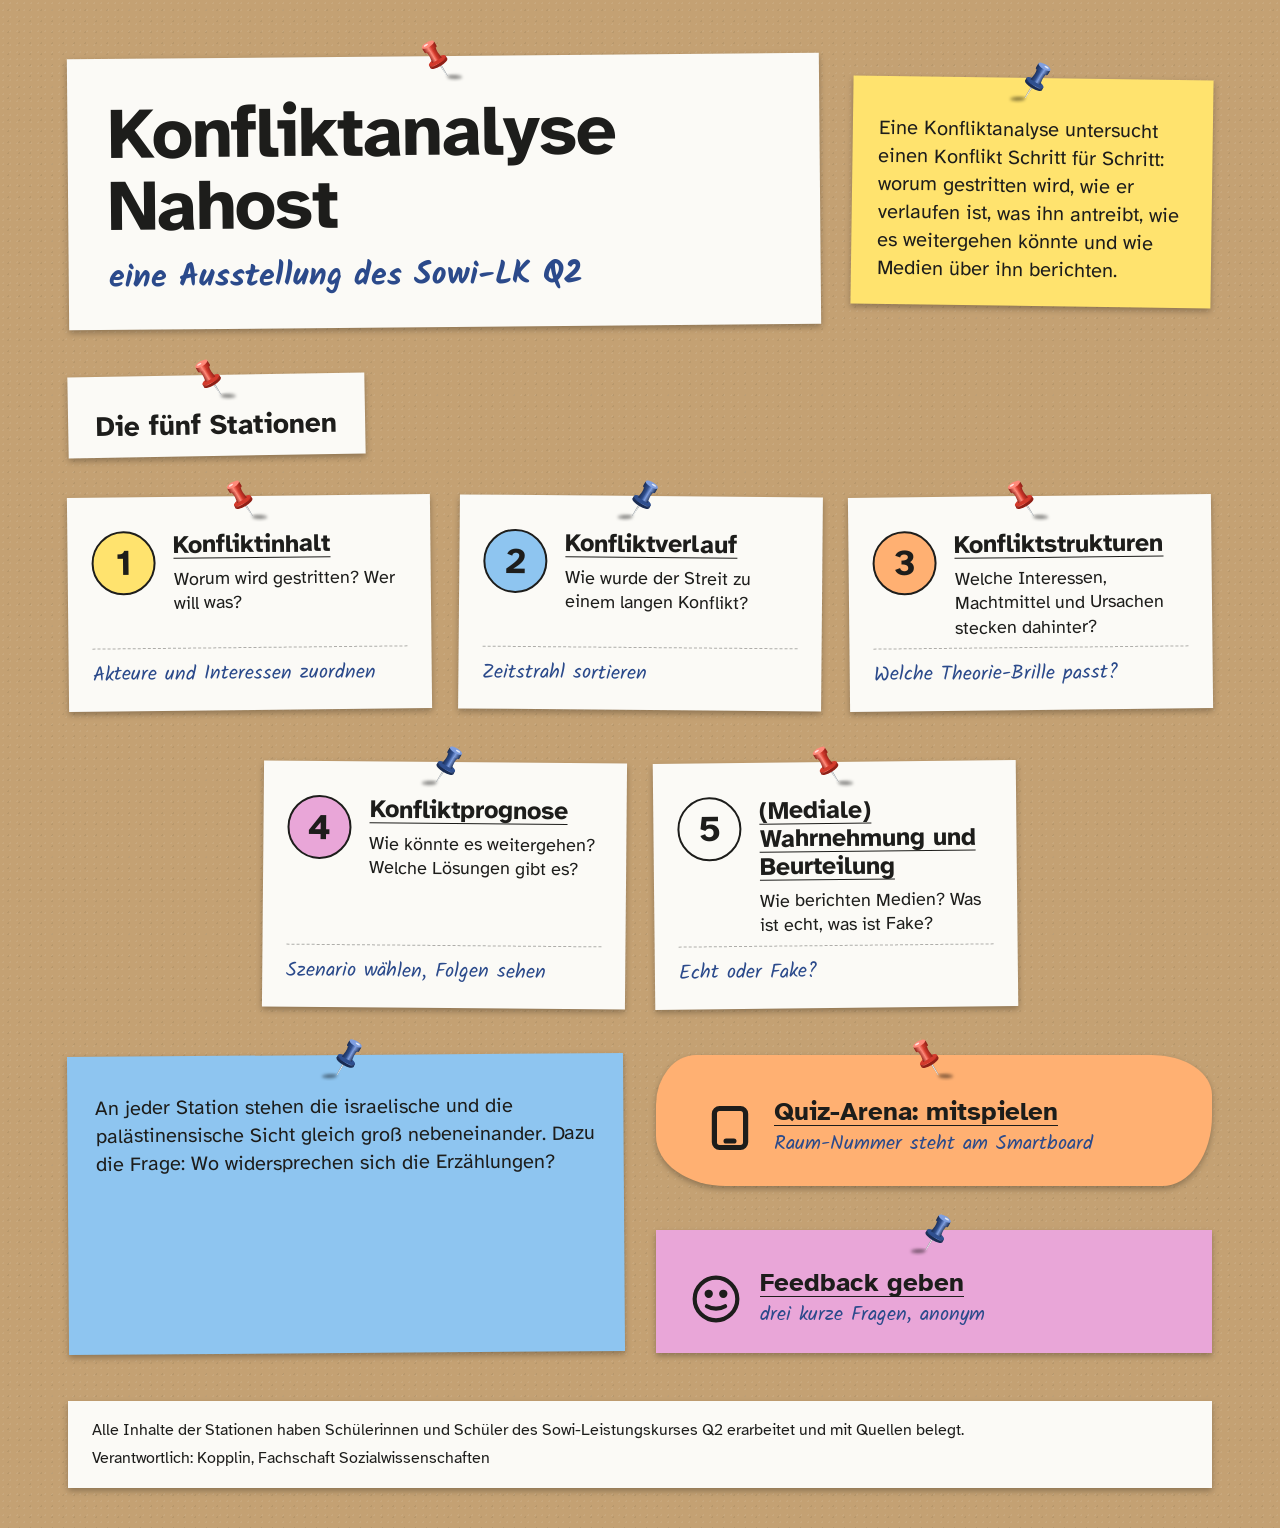
<file: index.html>
<!doctype html>
<html lang="de">
<head>
<meta charset="utf-8">
<meta name="robots" content="noindex, nofollow">
<meta name="viewport" content="width=device-width, initial-scale=1">
<title>Konfliktanalyse Nahost – eine Ausstellung des Sowi-LK Q2</title>
<meta name="description" content="Interaktive Ausstellung eines Sozialwissenschaften-Leistungskurses: der Nahost-Konflikt in fünf Schritten einer Konfliktanalyse, mit Quiz-Arena.">
<meta name="theme-color" content="#c4a173">
<link rel="stylesheet" href="assets/pinnwand.css">
<link rel="stylesheet" href="start.css">
</head>
<body class="packpapier">
<main class="wand">
  <header class="karte titel">
    <h1>Konfliktanalyse Nahost</h1>
    <p class="titel-unter">eine Ausstellung des Sowi-LK Q2</p>
  </header>

  <p class="karte gelb erklaerung nadel-blau">
    Eine Konfliktanalyse untersucht einen Konflikt Schritt für Schritt: worum gestritten wird, wie er verlaufen ist, was ihn antreibt, wie es weitergehen könnte und wie Medien über ihn berichten.
  </p>

  <section class="stationen" aria-labelledby="h-stationen">
    <h2 id="h-stationen" class="karte zettel">Die fünf Stationen</h2>
    <ol class="stations-liste">
      <li><a class="karte station" href="station-1/">
        <span class="nr gelb">1</span>
        <span class="s-name">Konfliktinhalt</span>
        <span class="s-text">Worum wird gestritten? Wer will was?</span>
        <span class="s-exponat hand">Akteure und Interessen zuordnen</span>
      </a></li>
      <li><a class="karte station nadel-blau" href="station-2/">
        <span class="nr blau">2</span>
        <span class="s-name">Konfliktverlauf</span>
        <span class="s-text">Wie wurde der Streit zu einem langen Konflikt?</span>
        <span class="s-exponat hand">Zeitstrahl sortieren</span>
      </a></li>
      <li><a class="karte station" href="station-3/">
        <span class="nr apricot">3</span>
        <span class="s-name">Konfliktstrukturen</span>
        <span class="s-text">Welche Interessen, Machtmittel und Ursachen stecken dahinter?</span>
        <span class="s-exponat hand">Welche Theorie-Brille passt?</span>
      </a></li>
      <li><a class="karte station nadel-blau" href="station-4/">
        <span class="nr rose">4</span>
        <span class="s-name">Konfliktprognose</span>
        <span class="s-text">Wie könnte es weitergehen? Welche Lösungen gibt es?</span>
        <span class="s-exponat hand">Szenario wählen, Folgen sehen</span>
      </a></li>
      <li><a class="karte station" href="station-5/">
        <span class="nr weiss">5</span>
        <span class="s-name">(Mediale) Wahrnehmung und Beurteilung</span>
        <span class="s-text">Wie berichten Medien? Was ist echt, was ist Fake?</span>
        <span class="s-exponat hand">Echt oder Fake?</span>
      </a></li>
    </ol>
  </section>

  <p class="karte blau perspektiven nadel-blau">
    An jeder Station stehen die israelische und die palästinensische Sicht gleich groß nebeneinander. Dazu die Frage: Wo widersprechen sich die Erzählungen?
  </p>

  <nav class="aktionen" aria-label="Mitmachen">
    <a class="karte apricot wolke aktion" href="arena/spielen.html">
      <svg class="icon" viewBox="0 0 20 20" aria-hidden="true" fill="none" stroke="currentColor" stroke-width="2" stroke-linecap="round" stroke-linejoin="round"><rect x="4" y="2.5" width="12" height="15" rx="2"/><path d="M8.5 15 H11.5"/></svg>
      <span><b>Quiz-Arena: mitspielen</b><span class="hand">Raum-Nummer steht am Smartboard</span></span>
    </a>
    <a class="karte rose aktion nadel-blau" href="feedback/">
      <svg class="icon" viewBox="0 0 20 20" aria-hidden="true" fill="none" stroke="currentColor" stroke-width="1.6" stroke-linecap="round"><circle cx="10" cy="10" r="8.2"/><circle cx="7.2" cy="8" r=".8" fill="currentColor"/><circle cx="12.8" cy="8" r=".8" fill="currentColor"/><path d="M6.5 12.8 C8.5 14 11.5 14 13.5 12.8"/></svg>
      <span><b>Feedback geben</b><span class="hand">drei kurze Fragen, anonym</span></span>
    </a>
  </nav>

  <footer class="fuss">
    <p>Alle Inhalte der Stationen haben Schülerinnen und Schüler des Sowi-Leistungskurses Q2 erarbeitet und mit Quellen belegt.</p>
    <p>Verantwortlich: Kopplin, Fachschaft Sozialwissenschaften</p>
  </footer>
</main>
</body>
</html>
</file>
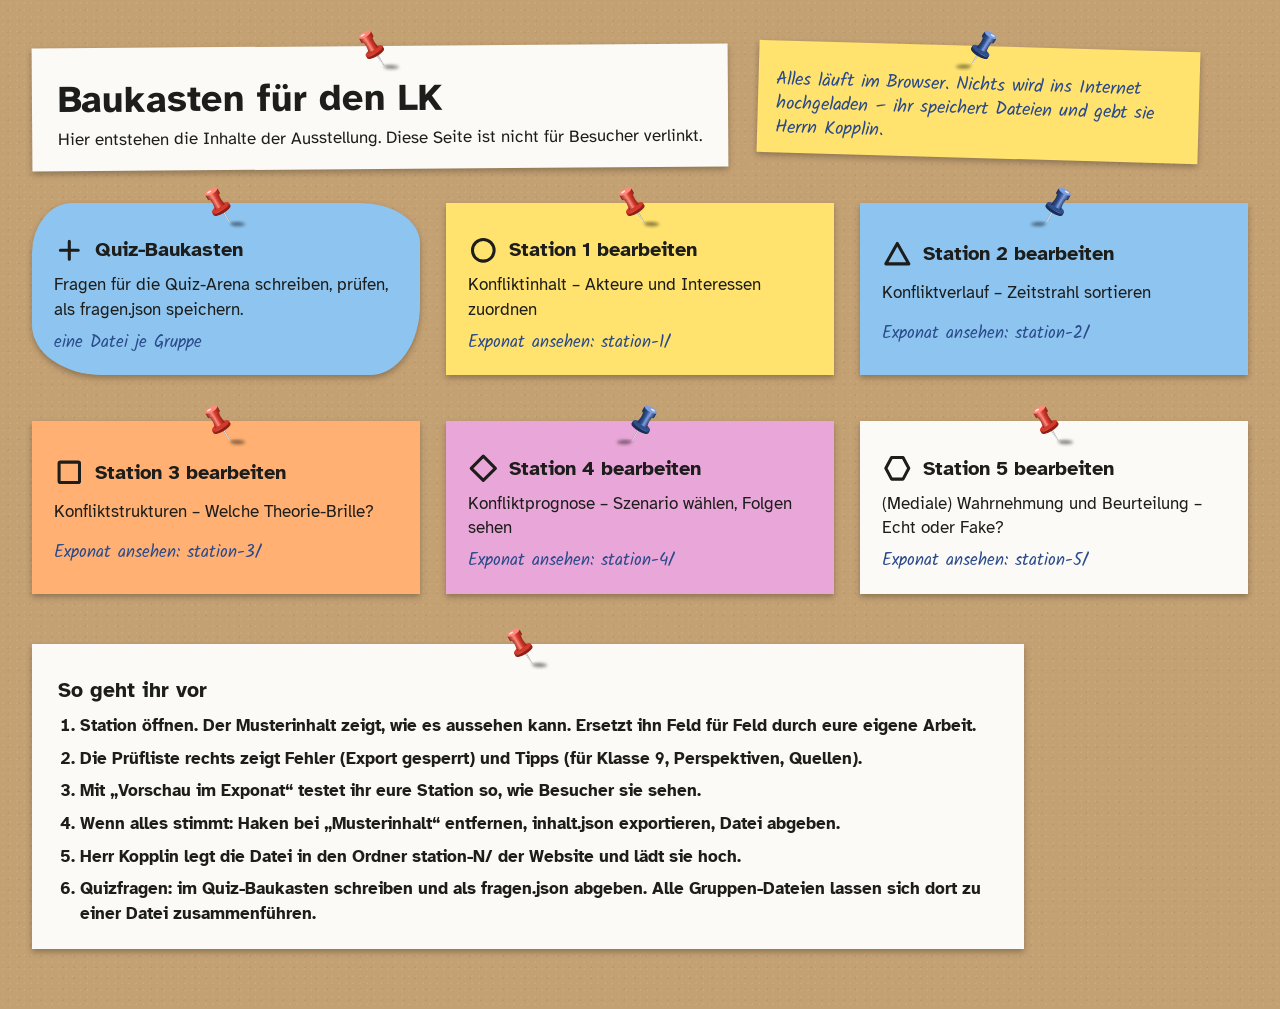
<file: baukasten/index.html>
<!doctype html>
<html lang="de">
<head>
<meta charset="utf-8">
<meta name="viewport" content="width=device-width, initial-scale=1">
<meta name="robots" content="noindex, nofollow">
<title>Baukasten – Nahost-Ausstellung</title>
<link rel="stylesheet" href="../assets/pinnwand.css">
<link rel="stylesheet" href="baukasten.css">
</head>
<body class="packpapier">
<svg xmlns="http://www.w3.org/2000/svg" style="display:none" aria-hidden="true">
<symbol id="i-kreis" viewBox="0 0 24 24"><circle cx="12" cy="12" r="8.5"/></symbol>
<symbol id="i-dreieck" viewBox="0 0 24 24"><path d="M12 3.5 21 19.5H3Z"/></symbol>
<symbol id="i-quadrat" viewBox="0 0 24 24"><rect x="4" y="4" width="16" height="16" rx="1"/></symbol>
<symbol id="i-raute" viewBox="0 0 24 24"><path d="M12 2.5 21.5 12 12 21.5 2.5 12Z"/></symbol>
<symbol id="i-sechseck" viewBox="0 0 24 24"><path d="M7.5 3.5h9L21 12l-4.5 8.5h-9L3 12Z"/></symbol>
<symbol id="i-haken" viewBox="0 0 24 24"><path d="m4.5 12.5 5 5 10-11"/></symbol>
<symbol id="i-kreuz" viewBox="0 0 24 24"><path d="M6 6l12 12M18 6 6 18"/></symbol>
<symbol id="i-pfeil-hoch" viewBox="0 0 24 24"><path d="M12 19V5M6 11l6-6 6 6"/></symbol>
<symbol id="i-pfeil-runter" viewBox="0 0 24 24"><path d="M12 5v14M6 13l6 6 6-6"/></symbol>
<symbol id="i-neu" viewBox="0 0 24 24"><path d="M20 12a8 8 0 1 1-2.34-5.66M20 4v5h-5"/></symbol>
<symbol id="i-extern" viewBox="0 0 24 24"><path d="M14 4h6v6M20 4l-9 9M18 14v5a1 1 0 0 1-1 1H5a1 1 0 0 1-1-1V7a1 1 0 0 1 1-1h5"/></symbol>
<symbol id="i-stift" viewBox="0 0 24 24"><path d="m4 20 4-1 11-11-3-3L5 16Z M14 7l3 3"/></symbol>
<symbol id="i-lupe" viewBox="0 0 24 24"><circle cx="10.5" cy="10.5" r="6.5"/><path d="M15.5 15.5 20 20"/></symbol>
<symbol id="i-zurueck" viewBox="0 0 24 24"><path d="M19 12H5M11 6l-6 6 6 6"/></symbol>
<symbol id="i-weiter" viewBox="0 0 24 24"><path d="M5 12h14M13 6l6 6-6 6"/></symbol>
<symbol id="i-hinweis" viewBox="0 0 24 24"><circle cx="12" cy="12" r="9"/><path d="M12 11v6M12 7.5v.01"/></symbol>
<symbol id="i-download" viewBox="0 0 24 24"><path d="M12 4v11M7 10l5 5 5-5M5 20h14"/></symbol>
<symbol id="i-upload" viewBox="0 0 24 24"><path d="M12 20V9M7 14l5-5 5 5M5 4h14"/></symbol>
<symbol id="i-plus" viewBox="0 0 24 24"><path d="M12 5v14M5 12h14"/></symbol>
<symbol id="i-muell" viewBox="0 0 24 24"><path d="M5 7h14M10 7V4h4v3M7 7l1 13h8l1-13"/></symbol>
<symbol id="i-brille" viewBox="0 0 24 24"><circle cx="6.5" cy="14" r="3.5"/><circle cx="17.5" cy="14" r="3.5"/><path d="M10 14h4M3 14l1.6-7M21 14l-1.6-7"/></symbol>
<symbol id="i-auge" viewBox="0 0 24 24"><path d="M2 12s3.5-7 10-7 10 7 10 7-3.5 7-10 7S2 12 2 12Z"/><circle cx="12" cy="12" r="3"/></symbol>
<symbol id="i-haus" viewBox="0 0 24 24"><path d="M4 11.5 12 4l8 7.5M6 9.5V20h12V9.5"/></symbol>
<symbol id="i-nadel" viewBox="0 0 24 24"><path d="M9 3h6l-1 6 3 3H7l3-3ZM12 12v9"/></symbol>
</svg>

<div class="bk-wand">
  <header class="bk-kopf">
    <div class="karte bk-titel"><h1>Baukasten für den LK</h1><p>Hier entstehen die Inhalte der Ausstellung. Diese Seite ist nicht für Besucher verlinkt.</p></div>
    <p class="karte gelb notiz nadel-blau">Alles läuft im Browser. Nichts wird ins Internet hochgeladen – ihr speichert Dateien und gebt sie Herrn Kopplin.</p>
  </header>
  <div class="kacheln">
    <a class="karte kachel blau wolke" href="quiz.html"><b><svg class="ic form" aria-hidden="true"><use href="#i-plus"></use></svg>Quiz-Baukasten</b><span>Fragen für die Quiz-Arena schreiben, prüfen, als fragen.json speichern.</span><span class="hand">eine Datei je Gruppe</span></a>
    <a class="karte kachel gelb" href="station.html?nr=1"><b><svg class="ic form" aria-hidden="true"><use href="#i-kreis"></use></svg>Station 1 bearbeiten</b><span>Konfliktinhalt – Akteure und Interessen zuordnen</span><span class="hand">Exponat ansehen: station-1/</span></a><a class="karte kachel blau nadel-blau" href="station.html?nr=2"><b><svg class="ic form" aria-hidden="true"><use href="#i-dreieck"></use></svg>Station 2 bearbeiten</b><span>Konfliktverlauf – Zeitstrahl sortieren</span><span class="hand">Exponat ansehen: station-2/</span></a><a class="karte kachel apricot" href="station.html?nr=3"><b><svg class="ic form" aria-hidden="true"><use href="#i-quadrat"></use></svg>Station 3 bearbeiten</b><span>Konfliktstrukturen – Welche Theorie-Brille?</span><span class="hand">Exponat ansehen: station-3/</span></a><a class="karte kachel rose nadel-blau" href="station.html?nr=4"><b><svg class="ic form" aria-hidden="true"><use href="#i-raute"></use></svg>Station 4 bearbeiten</b><span>Konfliktprognose – Szenario wählen, Folgen sehen</span><span class="hand">Exponat ansehen: station-4/</span></a><a class="karte kachel " href="station.html?nr=5"><b><svg class="ic form" aria-hidden="true"><use href="#i-sechseck"></use></svg>Station 5 bearbeiten</b><span>(Mediale) Wahrnehmung und Beurteilung – Echt oder Fake?</span><span class="hand">Exponat ansehen: station-5/</span></a>
  </div>
  <section class="karte ablauf" aria-labelledby="h-ablauf">
    <h2 id="h-ablauf">So geht ihr vor</h2>
    <ol>
      <li>Station öffnen. Der Musterinhalt zeigt, wie es aussehen kann. Ersetzt ihn Feld für Feld durch eure eigene Arbeit.</li>
      <li>Die Prüfliste rechts zeigt Fehler (Export gesperrt) und Tipps (für Klasse 9, Perspektiven, Quellen).</li>
      <li>Mit „Vorschau im Exponat“ testet ihr eure Station so, wie Besucher sie sehen.</li>
      <li>Wenn alles stimmt: Haken bei „Musterinhalt“ entfernen, <b>inhalt.json exportieren</b>, Datei abgeben.</li>
      <li>Herr Kopplin legt die Datei in den Ordner <b>station-N/</b> der Website und lädt sie hoch.</li>
      <li>Quizfragen: im Quiz-Baukasten schreiben und als <b>fragen.json</b> abgeben. Alle Gruppen-Dateien lassen sich dort zu einer Datei zusammenführen.</li>
    </ol>
  </section>

</div>
</body>
</html>
</file>
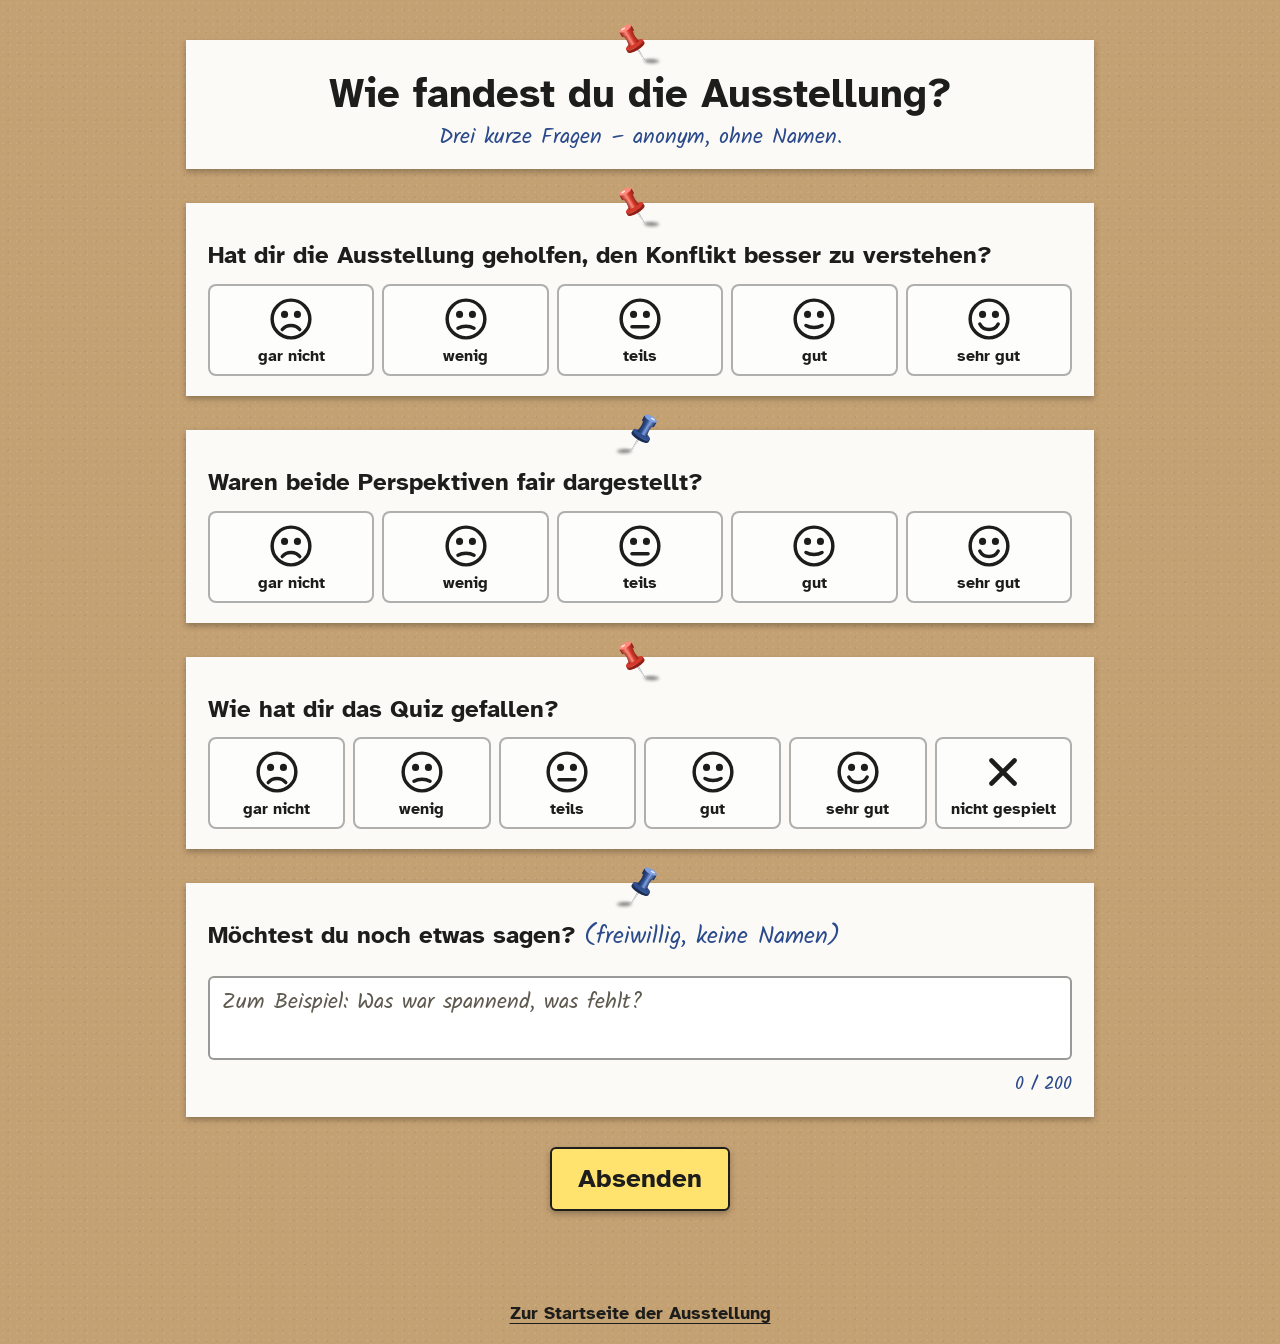
<file: feedback/index.html>
<!doctype html>
<html lang="de">
<head>
<meta charset="utf-8">
<meta name="viewport" content="width=device-width, initial-scale=1, viewport-fit=cover">
<title>Feedback – Ausstellung Konfliktanalyse Nahost</title>
<meta name="robots" content="noindex, nofollow">
<meta name="theme-color" content="#c4a173">
<link rel="stylesheet" href="../assets/pinnwand.css">
<link rel="stylesheet" href="../arena/arena.css">
<link rel="stylesheet" href="feedback.css">
</head>
<body class="spieler packpapier">
<main class="sp-wrap exit">
  <header class="karte sp-kopf exit-kopf" id="exit-kopf">
    <h1 class="sp-name">Wie fandest du die Ausstellung?</h1>
    <p class="hand">Drei kurze Fragen – anonym, ohne Namen.</p>
  </header>
  <form id="exit-form" class="exit-form" novalidate>
    <div class="sp-fb" id="exit-fragen"></div>
    <div class="sp-aktionen">
      <button type="submit" class="knopf haupt" id="exit-senden">Absenden</button>
    </div>
    <p class="exit-meldung hand" id="exit-meldung" role="status"></p>
  </form>
  <section class="karte sp-info exit-danke" id="exit-danke" hidden>
    <p class="gross">Danke!</p>
    <p>Deine Rückmeldung hilft dem Sowi-Kurs.</p>
    <p class="hand">Die Seite ist gleich wieder bereit für die Nächsten.</p>
  </section>
  <p class="exit-fuss"><a href="../">Zur Startseite der Ausstellung</a></p>
</main>
<script src="../arena/common.js"></script>
<script src="feedback.js"></script>
</body>
</html>
</file>
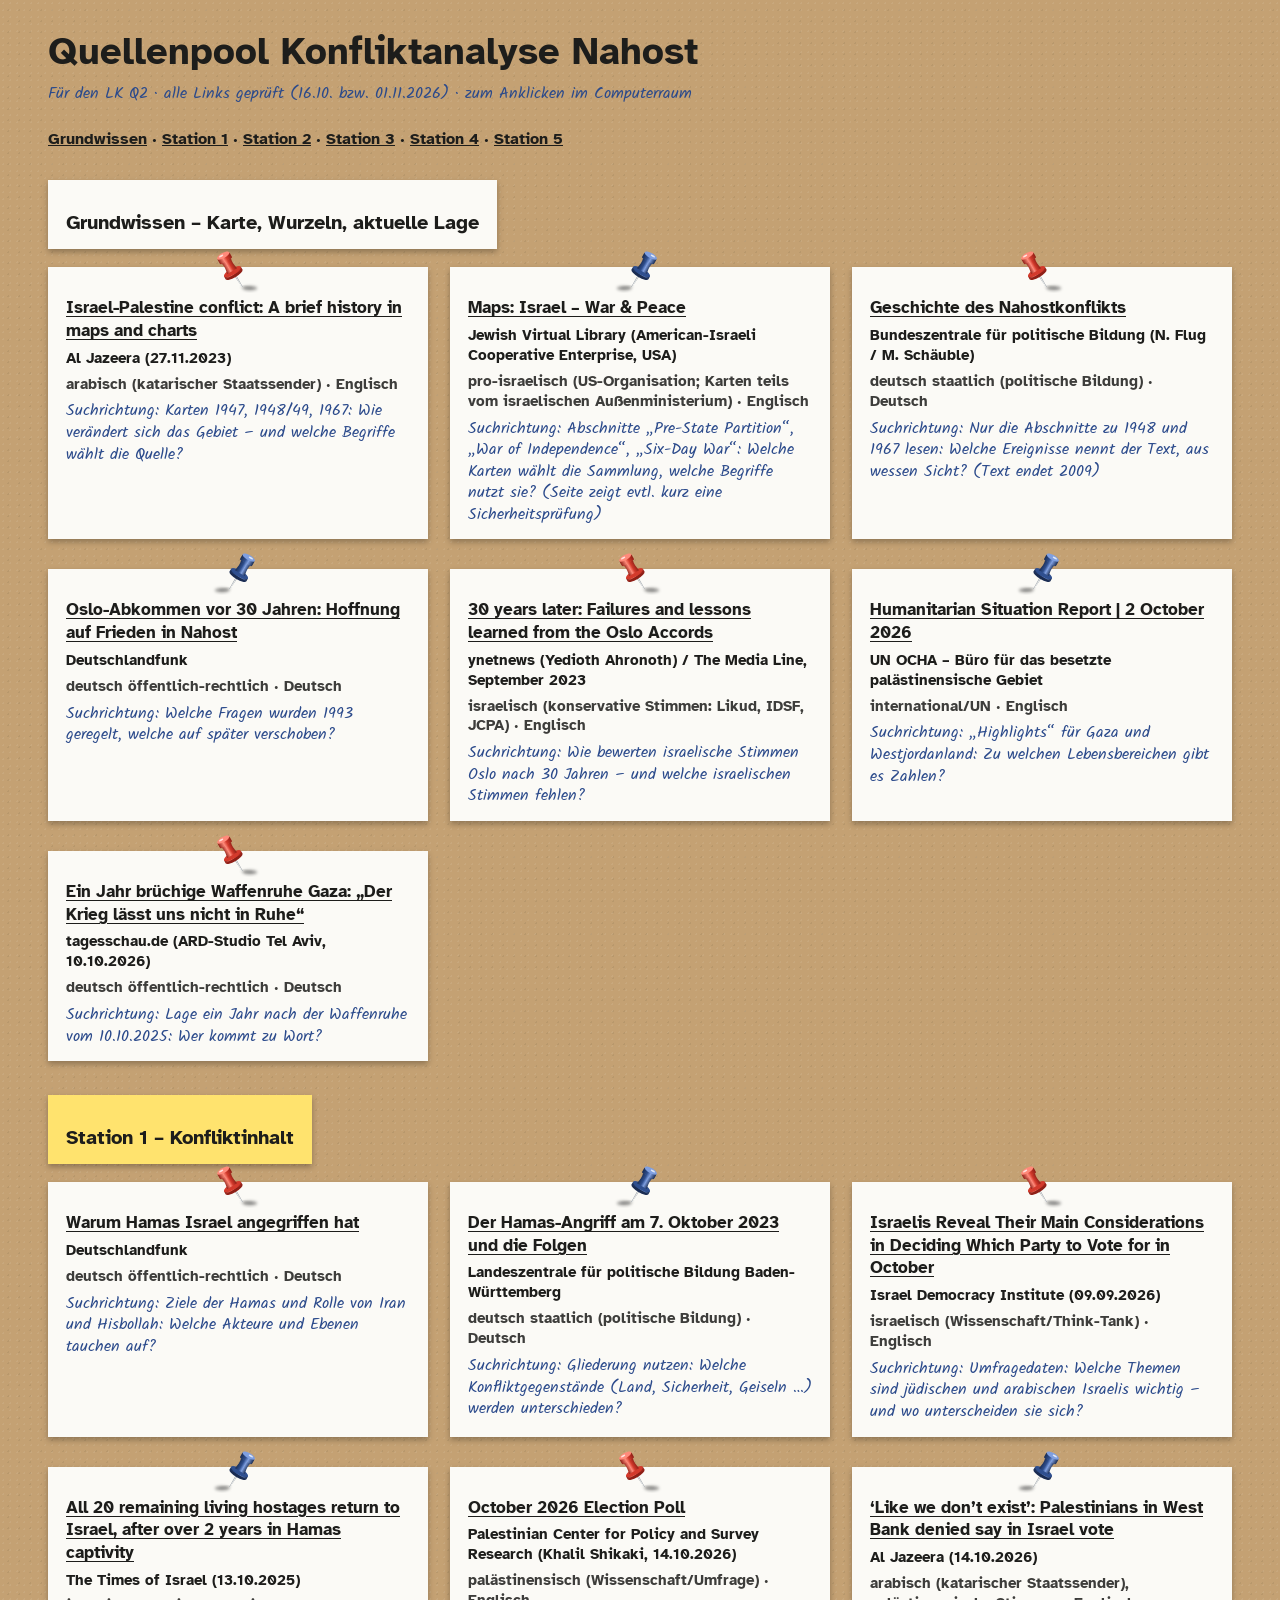
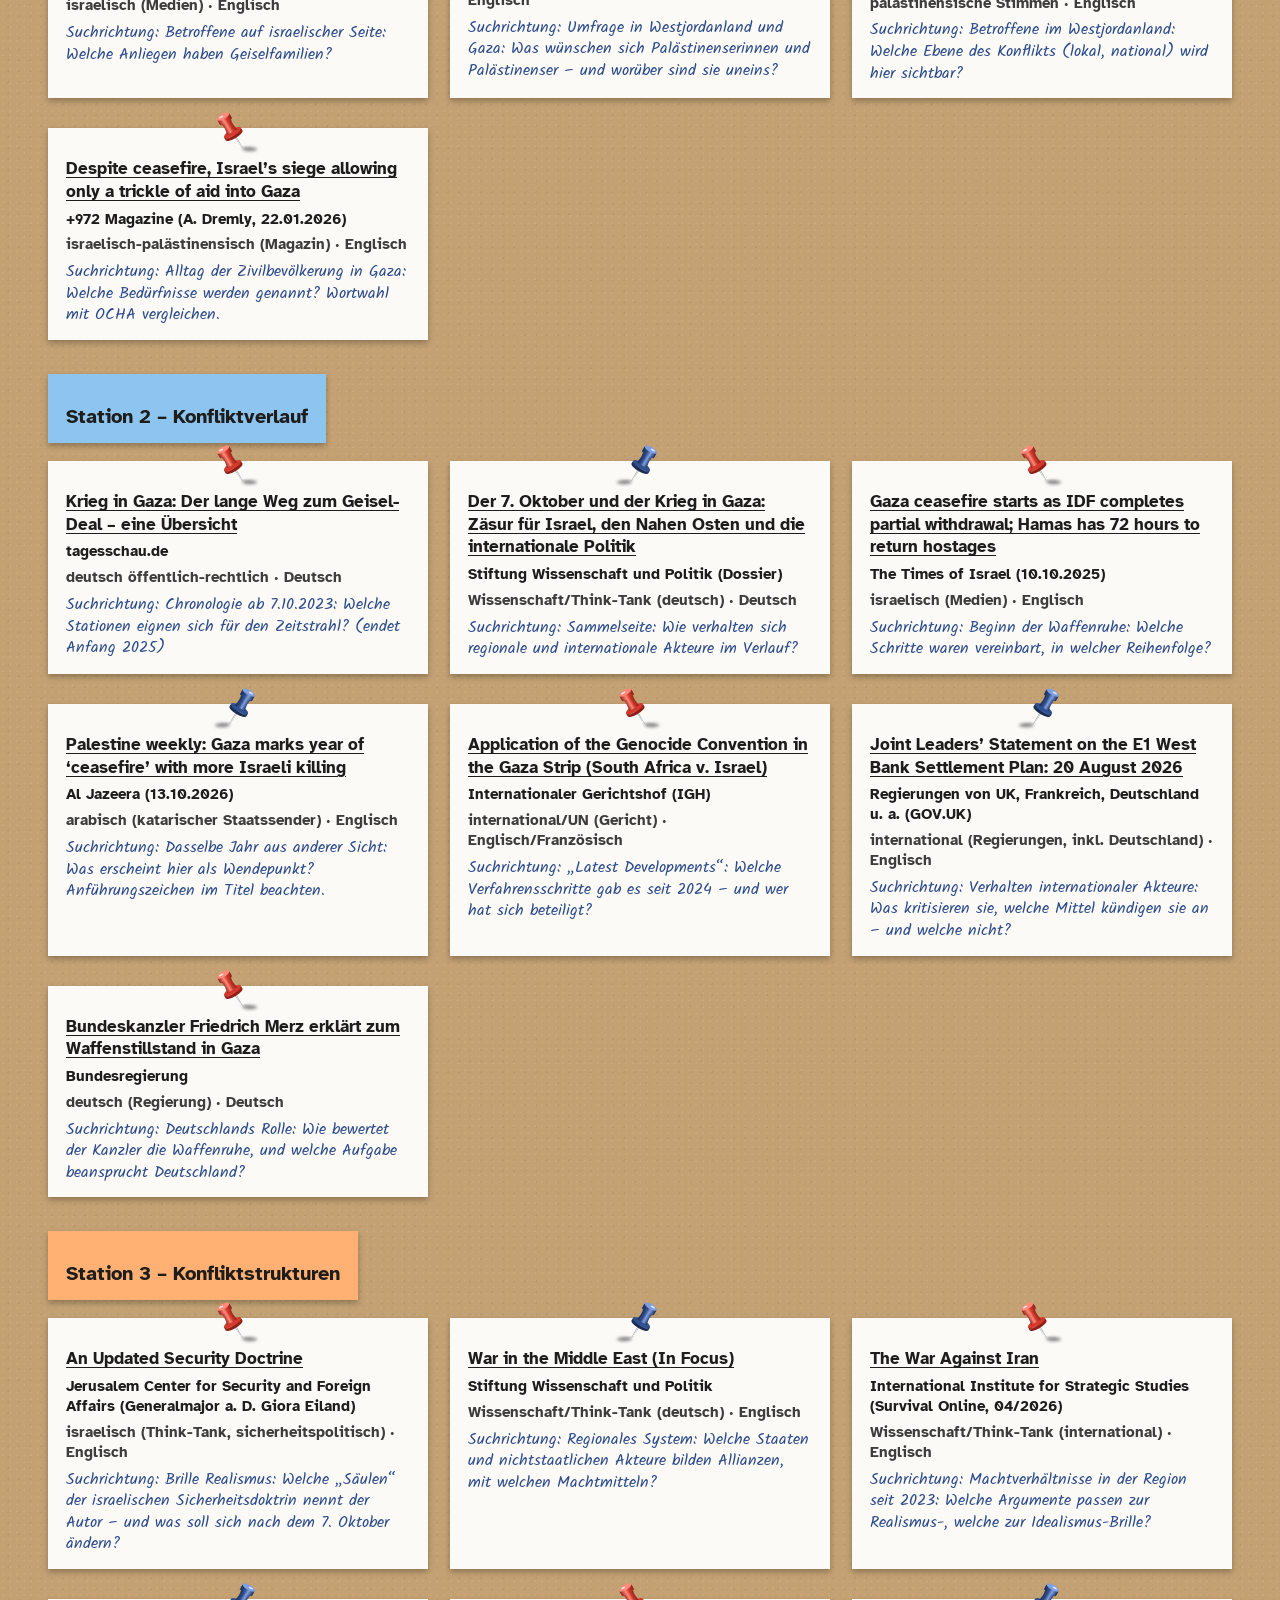
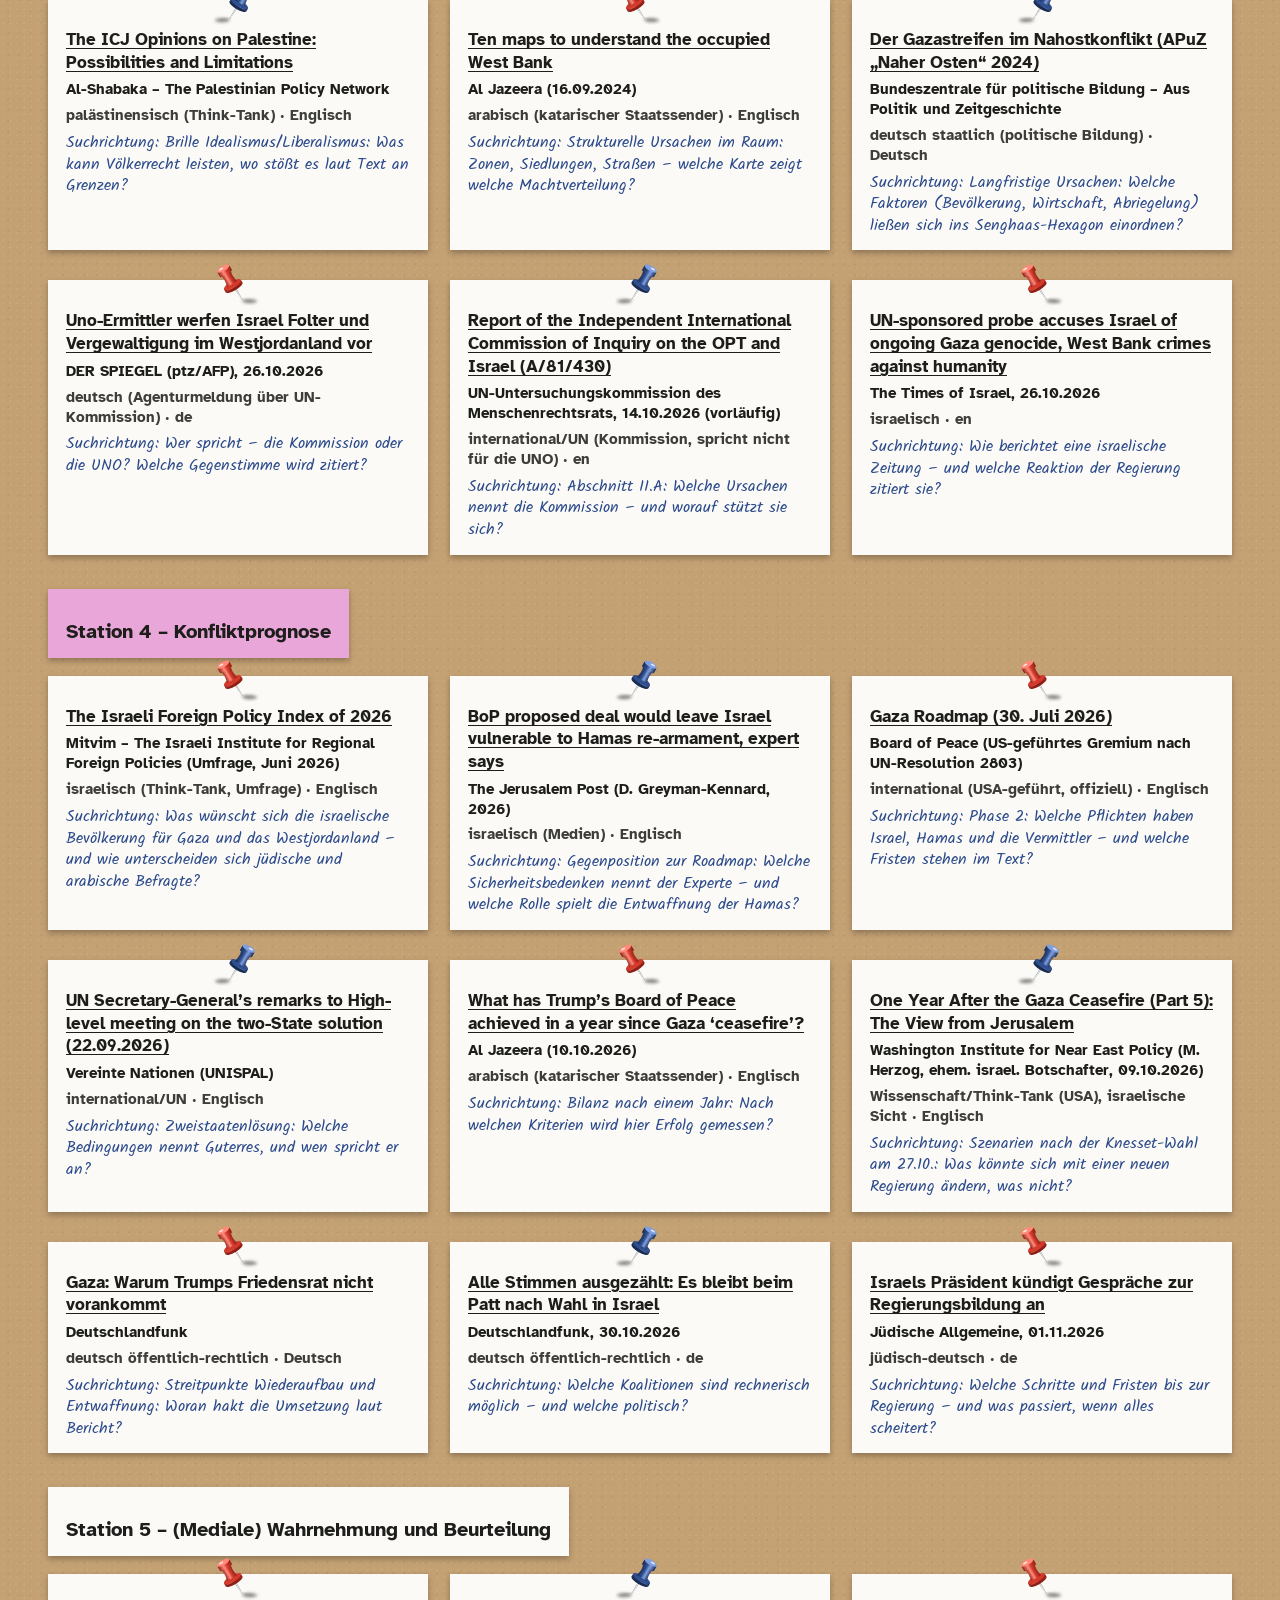
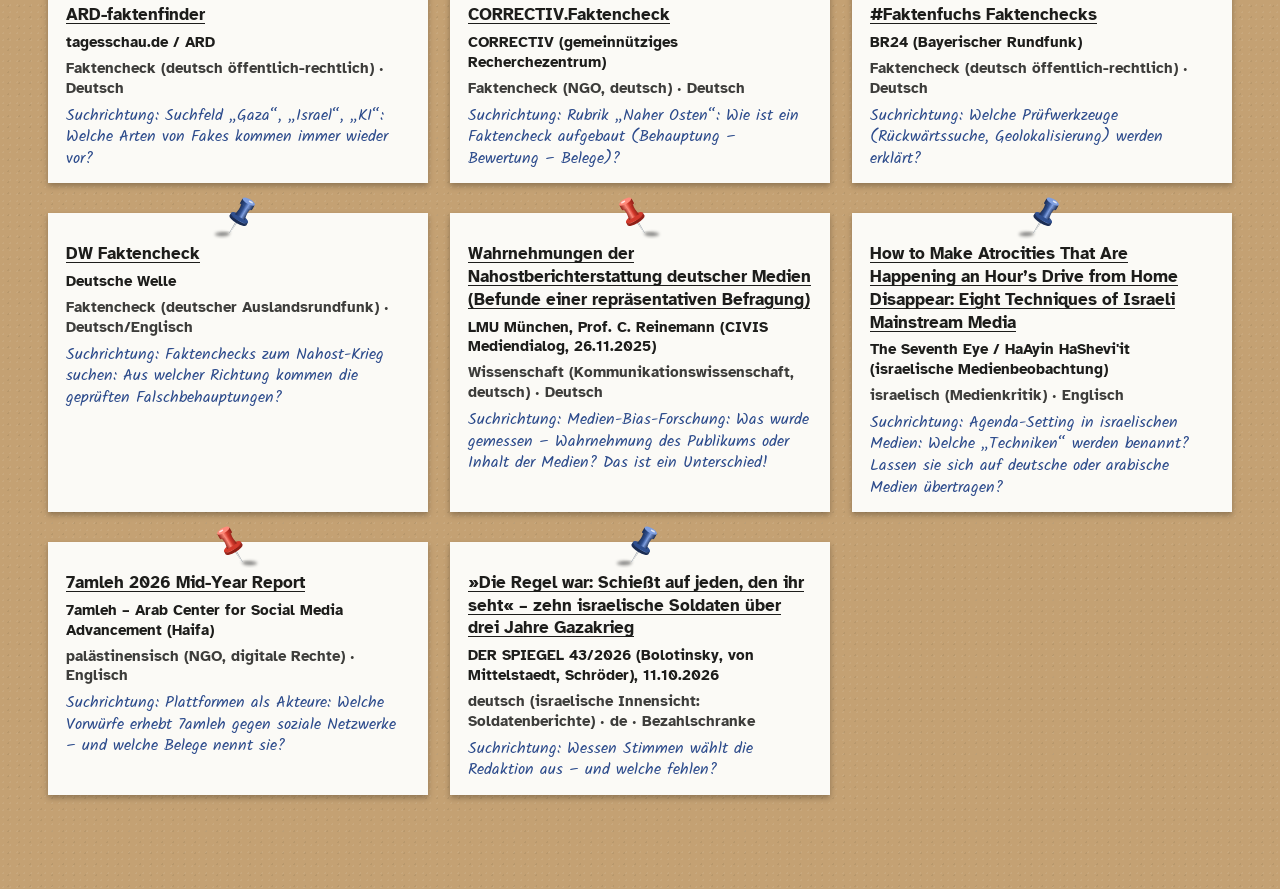
<file: quellen/index.html>
<!doctype html><html lang="de"><head><meta charset="utf-8"><meta name="robots" content="noindex, nofollow">
<meta name="viewport" content="width=device-width,initial-scale=1"><title>Quellenpool – Konfliktanalyse Nahost</title>
<link rel="stylesheet" href="../assets/pinnwand.css"><style>
body{margin:0;padding:28px clamp(14px,4vw,48px) 60px}
h1{font-size:clamp(1.6rem,3vw,2.4rem);margin:0 0 6px} .unter{margin:0 0 18px}
nav{margin:0 0 26px;font-weight:700;line-height:1.9} nav a,li a{color:var(--ink)}
section{margin:0 0 34px} h2{display:inline-block;margin:0 0 18px;padding:10px 18px;font-size:1.25rem}
ul{list-style:none;margin:0;padding:0;display:grid;grid-template-columns:repeat(auto-fill,minmax(300px,1fr));gap:30px 22px}
li{display:flex;flex-direction:column;gap:6px;font-weight:400;line-height:1.35}
li a{font-weight:700;font-size:1.05rem;text-underline-offset:3px} .hg,.pv{font-size:.92rem} .pv{opacity:.85}
</style></head><body class="packpapier">
<h1>Quellenpool Konfliktanalyse Nahost</h1>
<p class="unter hand">Für den LK Q2 · alle Links geprüft (16.10. bzw. 01.11.2026) · zum Anklicken im Computerraum</p>
<nav><a href="#grundwissen">Grundwissen</a> · <a href="#station_1">Station 1</a> · <a href="#station_2">Station 2</a> · <a href="#station_3">Station 3</a> · <a href="#station_4">Station 4</a> · <a href="#station_5">Station 5</a></nav><section id="grundwissen"><h2 class="karte  ohne-nadel">Grundwissen – Karte, Wurzeln, aktuelle Lage</h2><ul><li class="karte "><a href="https://www.aljazeera.com/news/2023/11/27/palestine-and-israel-brief-history-maps-and-charts" target="_blank" rel="noopener">Israel-Palestine conflict: A brief history in maps and charts</a><span class="hg">Al Jazeera (27.11.2023)</span><span class="pv">arabisch (katarischer Staatssender) · Englisch</span><span class="hand">Suchrichtung: Karten 1947, 1948/49, 1967: Wie verändert sich das Gebiet – und welche Begriffe wählt die Quelle?</span></li><li class="karte nadel-blau"><a href="https://www.jewishvirtuallibrary.org/jsource/History/iswarmaptoc.html" target="_blank" rel="noopener">Maps: Israel – War &amp; Peace</a><span class="hg">Jewish Virtual Library (American-Israeli Cooperative Enterprise, USA)</span><span class="pv">pro-israelisch (US-Organisation; Karten teils vom israelischen Außenministerium) · Englisch</span><span class="hand">Suchrichtung: Abschnitte „Pre-State Partition“, „War of Independence“, „Six-Day War“: Welche Karten wählt die Sammlung, welche Begriffe nutzt sie? (Seite zeigt evtl. kurz eine Sicherheitsprüfung)</span></li><li class="karte "><a href="https://www.bpb.de/themen/naher-mittlerer-osten/israel/45042/geschichte-des-nahostkonflikts/" target="_blank" rel="noopener">Geschichte des Nahostkonflikts</a><span class="hg">Bundeszentrale für politische Bildung (N. Flug / M. Schäuble)</span><span class="pv">deutsch staatlich (politische Bildung) · Deutsch</span><span class="hand">Suchrichtung: Nur die Abschnitte zu 1948 und 1967 lesen: Welche Ereignisse nennt der Text, aus wessen Sicht? (Text endet 2009)</span></li><li class="karte nadel-blau"><a href="https://www.deutschlandfunk.de/oslo-abkommen-vor-30-jahren-hoffnung-auf-frieden-in-nahost-dlf-1b8aa1fd-100.html" target="_blank" rel="noopener">Oslo-Abkommen vor 30 Jahren: Hoffnung auf Frieden in Nahost</a><span class="hg">Deutschlandfunk</span><span class="pv">deutsch öffentlich-rechtlich · Deutsch</span><span class="hand">Suchrichtung: Welche Fragen wurden 1993 geregelt, welche auf später verschoben?</span></li><li class="karte "><a href="https://www.ynetnews.com/magazine/article/sycr75han" target="_blank" rel="noopener">30 years later: Failures and lessons learned from the Oslo Accords</a><span class="hg">ynetnews (Yedioth Ahronoth) / The Media Line, September 2023</span><span class="pv">israelisch (konservative Stimmen: Likud, IDSF, JCPA) · Englisch</span><span class="hand">Suchrichtung: Wie bewerten israelische Stimmen Oslo nach 30 Jahren – und welche israelischen Stimmen fehlen?</span></li><li class="karte nadel-blau"><a href="https://www.ochaopt.org/content/humanitarian-situation-report-2-october-2026" target="_blank" rel="noopener">Humanitarian Situation Report | 2 October 2026</a><span class="hg">UN OCHA – Büro für das besetzte palästinensische Gebiet</span><span class="pv">international/UN · Englisch</span><span class="hand">Suchrichtung: „Highlights“ für Gaza und Westjordanland: Zu welchen Lebensbereichen gibt es Zahlen?</span></li><li class="karte "><a href="https://www.tagesschau.de/ausland/asien/israel-gaza-waffenruhe-112.html" target="_blank" rel="noopener">Ein Jahr brüchige Waffenruhe Gaza: „Der Krieg lässt uns nicht in Ruhe“</a><span class="hg">tagesschau.de (ARD-Studio Tel Aviv, 10.10.2026)</span><span class="pv">deutsch öffentlich-rechtlich · Deutsch</span><span class="hand">Suchrichtung: Lage ein Jahr nach der Waffenruhe vom 10.10.2025: Wer kommt zu Wort?</span></li></ul></section><section id="station_1"><h2 class="karte gelb ohne-nadel">Station 1 – Konfliktinhalt</h2><ul><li class="karte "><a href="https://www.deutschlandfunk.de/israel-gaza-krieg-hamas-iran-hisbollah-100.html" target="_blank" rel="noopener">Warum Hamas Israel angegriffen hat</a><span class="hg">Deutschlandfunk</span><span class="pv">deutsch öffentlich-rechtlich · Deutsch</span><span class="hand">Suchrichtung: Ziele der Hamas und Rolle von Iran und Hisbollah: Welche Akteure und Ebenen tauchen auf?</span></li><li class="karte nadel-blau"><a href="https://www.lpb-bw.de/israel-hamas-7-oktober-2023" target="_blank" rel="noopener">Der Hamas-Angriff am 7. Oktober 2023 und die Folgen</a><span class="hg">Landeszentrale für politische Bildung Baden-Württemberg</span><span class="pv">deutsch staatlich (politische Bildung) · Deutsch</span><span class="hand">Suchrichtung: Gliederung nutzen: Welche Konfliktgegenstände (Land, Sicherheit, Geiseln …) werden unterschieden?</span></li><li class="karte "><a href="https://en.idi.org.il/articles/66177" target="_blank" rel="noopener">Israelis Reveal Their Main Considerations in Deciding Which Party to Vote for in October</a><span class="hg">Israel Democracy Institute (09.09.2026)</span><span class="pv">israelisch (Wissenschaft/Think-Tank) · Englisch</span><span class="hand">Suchrichtung: Umfragedaten: Welche Themen sind jüdischen und arabischen Israelis wichtig – und wo unterscheiden sie sich?</span></li><li class="karte nadel-blau"><a href="https://www.timesofisrael.com/all-20-remaining-living-hostages-return-to-israel-after-over-2-years-in-hamas-captivity/" target="_blank" rel="noopener">All 20 remaining living hostages return to Israel, after over 2 years in Hamas captivity</a><span class="hg">The Times of Israel (13.10.2025)</span><span class="pv">israelisch (Medien) · Englisch</span><span class="hand">Suchrichtung: Betroffene auf israelischer Seite: Welche Anliegen haben Geiselfamilien?</span></li><li class="karte "><a href="https://www.pcpsr.org/en/node/1018" target="_blank" rel="noopener">October 2026 Election Poll</a><span class="hg">Palestinian Center for Policy and Survey Research (Khalil Shikaki, 14.10.2026)</span><span class="pv">palästinensisch (Wissenschaft/Umfrage) · Englisch</span><span class="hand">Suchrichtung: Umfrage in Westjordanland und Gaza: Was wünschen sich Palästinenserinnen und Palästinenser – und worüber sind sie uneins?</span></li><li class="karte nadel-blau"><a href="https://www.aljazeera.com/features/2026/10/14/like-we-dont-exist-palestinians-in-west-bank-denied-say-in-israel-vote" target="_blank" rel="noopener">‘Like we don’t exist’: Palestinians in West Bank denied say in Israel vote</a><span class="hg">Al Jazeera (14.10.2026)</span><span class="pv">arabisch (katarischer Staatssender), palästinensische Stimmen · Englisch</span><span class="hand">Suchrichtung: Betroffene im Westjordanland: Welche Ebene des Konflikts (lokal, national) wird hier sichtbar?</span></li><li class="karte "><a href="https://www.972mag.com/israel-siege-humanitarian-aid-gaza/" target="_blank" rel="noopener">Despite ceasefire, Israel’s siege allowing only a trickle of aid into Gaza</a><span class="hg">+972 Magazine (A. Dremly, 22.01.2026)</span><span class="pv">israelisch-palästinensisch (Magazin) · Englisch</span><span class="hand">Suchrichtung: Alltag der Zivilbevölkerung in Gaza: Welche Bedürfnisse werden genannt? Wortwahl mit OCHA vergleichen.</span></li></ul></section><section id="station_2"><h2 class="karte blau ohne-nadel">Station 2 – Konfliktverlauf</h2><ul><li class="karte "><a href="https://www.tagesschau.de/ausland/korrespondenten/krieg-in-gaza-chronologie-des-geiseldeals-100.html" target="_blank" rel="noopener">Krieg in Gaza: Der lange Weg zum Geisel-Deal – eine Übersicht</a><span class="hg">tagesschau.de</span><span class="pv">deutsch öffentlich-rechtlich · Deutsch</span><span class="hand">Suchrichtung: Chronologie ab 7.10.2023: Welche Stationen eignen sich für den Zeitstrahl? (endet Anfang 2025)</span></li><li class="karte nadel-blau"><a href="https://www.swp-berlin.org/publikation/der-7-oktober-und-der-krieg-in-gaza-zaesur-fuer-israel-den-nahen-osten-und-die-internationale-politik" target="_blank" rel="noopener">Der 7. Oktober und der Krieg in Gaza: Zäsur für Israel, den Nahen Osten und die internationale Politik</a><span class="hg">Stiftung Wissenschaft und Politik (Dossier)</span><span class="pv">Wissenschaft/Think-Tank (deutsch) · Deutsch</span><span class="hand">Suchrichtung: Sammelseite: Wie verhalten sich regionale und internationale Akteure im Verlauf?</span></li><li class="karte "><a href="https://www.timesofisrael.com/gaza-ceasefire-starts-as-idf-completes-partial-withdrawal-hamas-has-72-hours-to-return-hostages/" target="_blank" rel="noopener">Gaza ceasefire starts as IDF completes partial withdrawal; Hamas has 72 hours to return hostages</a><span class="hg">The Times of Israel (10.10.2025)</span><span class="pv">israelisch (Medien) · Englisch</span><span class="hand">Suchrichtung: Beginn der Waffenruhe: Welche Schritte waren vereinbart, in welcher Reihenfolge?</span></li><li class="karte nadel-blau"><a href="https://www.aljazeera.com/news/2026/10/13/palestine-weekly-gaza-marks-year-of-ceasefire-with-more-israeli-killing" target="_blank" rel="noopener">Palestine weekly: Gaza marks year of ‘ceasefire’ with more Israeli killing</a><span class="hg">Al Jazeera (13.10.2026)</span><span class="pv">arabisch (katarischer Staatssender) · Englisch</span><span class="hand">Suchrichtung: Dasselbe Jahr aus anderer Sicht: Was erscheint hier als Wendepunkt? Anführungszeichen im Titel beachten.</span></li><li class="karte "><a href="https://www.icj-cij.org/case/192" target="_blank" rel="noopener">Application of the Genocide Convention in the Gaza Strip (South Africa v. Israel)</a><span class="hg">Internationaler Gerichtshof (IGH)</span><span class="pv">international/UN (Gericht) · Englisch/Französisch</span><span class="hand">Suchrichtung: „Latest Developments“: Welche Verfahrensschritte gab es seit 2024 – und wer hat sich beteiligt?</span></li><li class="karte nadel-blau"><a href="https://www.gov.uk/government/news/joint-statement-from-the-leaders-of-the-united-kingdom-france-germany-italy-the-netherlands-canada-and-norway-on-the-e1-west-bank-settlement-plan" target="_blank" rel="noopener">Joint Leaders’ Statement on the E1 West Bank Settlement Plan: 20 August 2026</a><span class="hg">Regierungen von UK, Frankreich, Deutschland u. a. (GOV.UK)</span><span class="pv">international (Regierungen, inkl. Deutschland) · Englisch</span><span class="hand">Suchrichtung: Verhalten internationaler Akteure: Was kritisieren sie, welche Mittel kündigen sie an – und welche nicht?</span></li><li class="karte "><a href="https://www.bundesregierung.de/breg-de/aktuelles/bundeskanzler-friedrich-merz-erklaert-zum-waffenstillstand-in-gaza-2388480" target="_blank" rel="noopener">Bundeskanzler Friedrich Merz erklärt zum Waffenstillstand in Gaza</a><span class="hg">Bundesregierung</span><span class="pv">deutsch (Regierung) · Deutsch</span><span class="hand">Suchrichtung: Deutschlands Rolle: Wie bewertet der Kanzler die Waffenruhe, und welche Aufgabe beansprucht Deutschland?</span></li></ul></section><section id="station_3"><h2 class="karte apricot ohne-nadel">Station 3 – Konfliktstrukturen</h2><ul><li class="karte "><a href="https://jcfa.org/an-updated-security-doctrine/" target="_blank" rel="noopener">An Updated Security Doctrine</a><span class="hg">Jerusalem Center for Security and Foreign Affairs (Generalmajor a. D. Giora Eiland)</span><span class="pv">israelisch (Think-Tank, sicherheitspolitisch) · Englisch</span><span class="hand">Suchrichtung: Brille Realismus: Welche „Säulen“ der israelischen Sicherheitsdoktrin nennt der Autor – und was soll sich nach dem 7. Oktober ändern?</span></li><li class="karte nadel-blau"><a href="https://swp-berlin.org/en/topics/in-focus/in-focus/krieg-in-nahost" target="_blank" rel="noopener">War in the Middle East (In Focus)</a><span class="hg">Stiftung Wissenschaft und Politik</span><span class="pv">Wissenschaft/Think-Tank (deutsch) · Englisch</span><span class="hand">Suchrichtung: Regionales System: Welche Staaten und nichtstaatlichen Akteure bilden Allianzen, mit welchen Machtmitteln?</span></li><li class="karte "><a href="https://www.iiss.org/online-analysis/survival-online/2026/04/the-war-against-iran/" target="_blank" rel="noopener">The War Against Iran</a><span class="hg">International Institute for Strategic Studies (Survival Online, 04/2026)</span><span class="pv">Wissenschaft/Think-Tank (international) · Englisch</span><span class="hand">Suchrichtung: Machtverhältnisse in der Region seit 2023: Welche Argumente passen zur Realismus-, welche zur Idealismus-Brille?</span></li><li class="karte nadel-blau"><a href="https://al-shabaka.org/briefs/the-icj-opinions-on-palestine-possibilities-and-limitations/" target="_blank" rel="noopener">The ICJ Opinions on Palestine: Possibilities and Limitations</a><span class="hg">Al-Shabaka – The Palestinian Policy Network</span><span class="pv">palästinensisch (Think-Tank) · Englisch</span><span class="hand">Suchrichtung: Brille Idealismus/Liberalismus: Was kann Völkerrecht leisten, wo stößt es laut Text an Grenzen?</span></li><li class="karte "><a href="https://www.aljazeera.com/news/2024/9/16/ten-maps-to-understand-the-occupied-west-bank" target="_blank" rel="noopener">Ten maps to understand the occupied West Bank</a><span class="hg">Al Jazeera (16.09.2024)</span><span class="pv">arabisch (katarischer Staatssender) · Englisch</span><span class="hand">Suchrichtung: Strukturelle Ursachen im Raum: Zonen, Siedlungen, Straßen – welche Karte zeigt welche Machtverteilung?</span></li><li class="karte nadel-blau"><a href="https://www.bpb.de/shop/zeitschriften/apuz/naher-osten-2024/546377/der-gazastreifen-im-nahostkonflikt/" target="_blank" rel="noopener">Der Gazastreifen im Nahostkonflikt (APuZ „Naher Osten“ 2024)</a><span class="hg">Bundeszentrale für politische Bildung – Aus Politik und Zeitgeschichte</span><span class="pv">deutsch staatlich (politische Bildung) · Deutsch</span><span class="hand">Suchrichtung: Langfristige Ursachen: Welche Faktoren (Bevölkerung, Wirtschaft, Abriegelung) ließen sich ins Senghaas-Hexagon einordnen?</span></li><li class="karte "><a href="https://www.spiegel.de/ausland/westjordanland-uno-ermittler-werfen-israel-folter-und-vergewaltigung-vor-a-8a7fa81c-7110-4456-ba5a-dcefe6b75bc8" target="_blank" rel="noopener">Uno-Ermittler werfen Israel Folter und Vergewaltigung im Westjordanland vor</a><span class="hg">DER SPIEGEL (ptz/AFP), 26.10.2026</span><span class="pv">deutsch (Agenturmeldung über UN-Kommission) · de</span><span class="hand">Suchrichtung: Wer spricht – die Kommission oder die UNO? Welche Gegenstimme wird zitiert?</span></li><li class="karte nadel-blau"><a href="https://www.ohchr.org/sites/default/files/documents/hrbodies/hrcouncil/coiopt/ga-81-430-auv.pdf" target="_blank" rel="noopener">Report of the Independent International Commission of Inquiry on the OPT and Israel (A/81/430)</a><span class="hg">UN-Untersuchungskommission des Menschenrechtsrats, 14.10.2026 (vorläufig)</span><span class="pv">international/UN (Kommission, spricht nicht für die UNO) · en</span><span class="hand">Suchrichtung: Abschnitt II.A: Welche Ursachen nennt die Kommission – und worauf stützt sie sich?</span></li><li class="karte "><a href="https://www.timesofisrael.com/un-sponsored-probe-accuses-israel-of-ongoing-gaza-genocide-west-bank-crimes-against-humanity/" target="_blank" rel="noopener">UN-sponsored probe accuses Israel of ongoing Gaza genocide, West Bank crimes against humanity</a><span class="hg">The Times of Israel, 26.10.2026</span><span class="pv">israelisch · en</span><span class="hand">Suchrichtung: Wie berichtet eine israelische Zeitung – und welche Reaktion der Regierung zitiert sie?</span></li></ul></section><section id="station_4"><h2 class="karte rose ohne-nadel">Station 4 – Konfliktprognose</h2><ul><li class="karte "><a href="https://mitvim.org.il/en/publication/the-israeli-foreign-policy-index-of-2026/" target="_blank" rel="noopener">The Israeli Foreign Policy Index of 2026</a><span class="hg">Mitvim – The Israeli Institute for Regional Foreign Policies (Umfrage, Juni 2026)</span><span class="pv">israelisch (Think-Tank, Umfrage) · Englisch</span><span class="hand">Suchrichtung: Was wünscht sich die israelische Bevölkerung für Gaza und das Westjordanland – und wie unterscheiden sich jüdische und arabische Befragte?</span></li><li class="karte nadel-blau"><a href="https://www.jpost.com/israel-news/defense-news/article-905086" target="_blank" rel="noopener">BoP proposed deal would leave Israel vulnerable to Hamas re-armament, expert says</a><span class="hg">The Jerusalem Post (D. Greyman-Kennard, 2026)</span><span class="pv">israelisch (Medien) · Englisch</span><span class="hand">Suchrichtung: Gegenposition zur Roadmap: Welche Sicherheitsbedenken nennt der Experte – und welche Rolle spielt die Entwaffnung der Hamas?</span></li><li class="karte "><a href="https://boardofpeace.org/gaza-roadmap" target="_blank" rel="noopener">Gaza Roadmap (30. Juli 2026)</a><span class="hg">Board of Peace (US-geführtes Gremium nach UN-Resolution 2803)</span><span class="pv">international (USA-geführt, offiziell) · Englisch</span><span class="hand">Suchrichtung: Phase 2: Welche Pflichten haben Israel, Hamas und die Vermittler – und welche Fristen stehen im Text?</span></li><li class="karte nadel-blau"><a href="https://www.un.org/unispal/document/sg-statement-22sep26" target="_blank" rel="noopener">UN Secretary-General’s remarks to High-level meeting on the two-State solution (22.09.2026)</a><span class="hg">Vereinte Nationen (UNISPAL)</span><span class="pv">international/UN · Englisch</span><span class="hand">Suchrichtung: Zweistaatenlösung: Welche Bedingungen nennt Guterres, und wen spricht er an?</span></li><li class="karte "><a href="https://www.aljazeera.com/news/2026/10/10/what-has-trumps-board-of-peace-achieved-in-a-year-since-gaza" target="_blank" rel="noopener">What has Trump’s Board of Peace achieved in a year since Gaza ‘ceasefire’?</a><span class="hg">Al Jazeera (10.10.2026)</span><span class="pv">arabisch (katarischer Staatssender) · Englisch</span><span class="hand">Suchrichtung: Bilanz nach einem Jahr: Nach welchen Kriterien wird hier Erfolg gemessen?</span></li><li class="karte nadel-blau"><a href="https://www.washingtoninstitute.org/policy-analysis/one-year-after-gaza-ceasefire-part-5-view-jerusalem" target="_blank" rel="noopener">One Year After the Gaza Ceasefire (Part 5): The View from Jerusalem</a><span class="hg">Washington Institute for Near East Policy (M. Herzog, ehem. israel. Botschafter, 09.10.2026)</span><span class="pv">Wissenschaft/Think-Tank (USA), israelische Sicht · Englisch</span><span class="hand">Suchrichtung: Szenarien nach der Knesset-Wahl am 27.10.: Was könnte sich mit einer neuen Regierung ändern, was nicht?</span></li><li class="karte "><a href="https://www.deutschlandfunk.de/gaza-friedensrat-trump-wiederaufbau-perspektive-100.html" target="_blank" rel="noopener">Gaza: Warum Trumps Friedensrat nicht vorankommt</a><span class="hg">Deutschlandfunk</span><span class="pv">deutsch öffentlich-rechtlich · Deutsch</span><span class="hand">Suchrichtung: Streitpunkte Wiederaufbau und Entwaffnung: Woran hakt die Umsetzung laut Bericht?</span></li><li class="karte nadel-blau"><a href="https://www.deutschlandfunk.de/alle-stimmen-ausgezaehlt-es-bleibt-beim-patt-nach-wahl-in-israel-104.html" target="_blank" rel="noopener">Alle Stimmen ausgezählt: Es bleibt beim Patt nach Wahl in Israel</a><span class="hg">Deutschlandfunk, 30.10.2026</span><span class="pv">deutsch öffentlich-rechtlich · de</span><span class="hand">Suchrichtung: Welche Koalitionen sind rechnerisch möglich – und welche politisch?</span></li><li class="karte "><a href="https://www.juedische-allgemeine.de/israel/israels-praesident-kuendigt-gespraeche-zur-regierungsbildung-an/" target="_blank" rel="noopener">Israels Präsident kündigt Gespräche zur Regierungsbildung an</a><span class="hg">Jüdische Allgemeine, 01.11.2026</span><span class="pv">jüdisch-deutsch · de</span><span class="hand">Suchrichtung: Welche Schritte und Fristen bis zur Regierung – und was passiert, wenn alles scheitert?</span></li></ul></section><section id="station_5"><h2 class="karte  ohne-nadel">Station 5 – (Mediale) Wahrnehmung und Beurteilung</h2><ul><li class="karte "><a href="https://www.tagesschau.de/faktenfinder" target="_blank" rel="noopener">ARD-faktenfinder</a><span class="hg">tagesschau.de / ARD</span><span class="pv">Faktencheck (deutsch öffentlich-rechtlich) · Deutsch</span><span class="hand">Suchrichtung: Suchfeld „Gaza“, „Israel“, „KI“: Welche Arten von Fakes kommen immer wieder vor?</span></li><li class="karte nadel-blau"><a href="https://correctiv.org/faktencheck/" target="_blank" rel="noopener">CORRECTIV.Faktencheck</a><span class="hg">CORRECTIV (gemeinnütziges Recherchezentrum)</span><span class="pv">Faktencheck (NGO, deutsch) · Deutsch</span><span class="hand">Suchrichtung: Rubrik „Naher Osten“: Wie ist ein Faktencheck aufgebaut (Behauptung – Bewertung – Belege)?</span></li><li class="karte "><a href="https://www.br.de/nachrichten/faktenfuchs-faktencheck" target="_blank" rel="noopener">#Faktenfuchs Faktenchecks</a><span class="hg">BR24 (Bayerischer Rundfunk)</span><span class="pv">Faktencheck (deutsch öffentlich-rechtlich) · Deutsch</span><span class="hand">Suchrichtung: Welche Prüfwerkzeuge (Rückwärtssuche, Geolokalisierung) werden erklärt?</span></li><li class="karte nadel-blau"><a href="https://www.dw.com/de/faktencheck/t-56578552" target="_blank" rel="noopener">DW Faktencheck</a><span class="hg">Deutsche Welle</span><span class="pv">Faktencheck (deutscher Auslandsrundfunk) · Deutsch/Englisch</span><span class="hand">Suchrichtung: Faktenchecks zum Nahost-Krieg suchen: Aus welcher Richtung kommen die geprüften Falschbehauptungen?</span></li><li class="karte "><a href="https://www.civismedia.eu/wp-content/uploads/2025/11/Erste-Befunde-Medienvertrauen-Nahost-II-Reinemann-LMU_.pdf" target="_blank" rel="noopener">Wahrnehmungen der Nahostberichterstattung deutscher Medien (Befunde einer repräsentativen Befragung)</a><span class="hg">LMU München, Prof. C. Reinemann (CIVIS Mediendialog, 26.11.2025)</span><span class="pv">Wissenschaft (Kommunikationswissenschaft, deutsch) · Deutsch</span><span class="hand">Suchrichtung: Medien-Bias-Forschung: Was wurde gemessen – Wahrnehmung des Publikums oder Inhalt der Medien? Das ist ein Unterschied!</span></li><li class="karte nadel-blau"><a href="https://the7eye.org.il/560629" target="_blank" rel="noopener">How to Make Atrocities That Are Happening an Hour’s Drive from Home Disappear: Eight Techniques of Israeli Mainstream Media</a><span class="hg">The Seventh Eye / HaAyin HaShevi&#x27;it (israelische Medienbeobachtung)</span><span class="pv">israelisch (Medienkritik) · Englisch</span><span class="hand">Suchrichtung: Agenda-Setting in israelischen Medien: Welche „Techniken“ werden benannt? Lassen sie sich auf deutsche oder arabische Medien übertragen?</span></li><li class="karte "><a href="https://7amleh.org/mid26/en/" target="_blank" rel="noopener">7amleh 2026 Mid-Year Report</a><span class="hg">7amleh – Arab Center for Social Media Advancement (Haifa)</span><span class="pv">palästinensisch (NGO, digitale Rechte) · Englisch</span><span class="hand">Suchrichtung: Plattformen als Akteure: Welche Vorwürfe erhebt 7amleh gegen soziale Netzwerke – und welche Belege nennt sie?</span></li><li class="karte nadel-blau"><a href="https://www.spiegel.de/ausland/gazakrieg-zehn-israelische-soldaten-ueber-rachegefuehle-schiessbefehle-und-kollateralschaeden-a-f7e5277e-6f36-4432-9459-23bf7800b233" target="_blank" rel="noopener">»Die Regel war: Schießt auf jeden, den ihr seht« – zehn israelische Soldaten über drei Jahre Gazakrieg</a><span class="hg">DER SPIEGEL 43/2026 (Bolotinsky, von Mittelstaedt, Schröder), 11.10.2026</span><span class="pv">deutsch (israelische Innensicht: Soldatenberichte) · de · Bezahlschranke</span><span class="hand">Suchrichtung: Wessen Stimmen wählt die Redaktion aus – und welche fehlen?</span></li></ul></section></body></html>
</file>
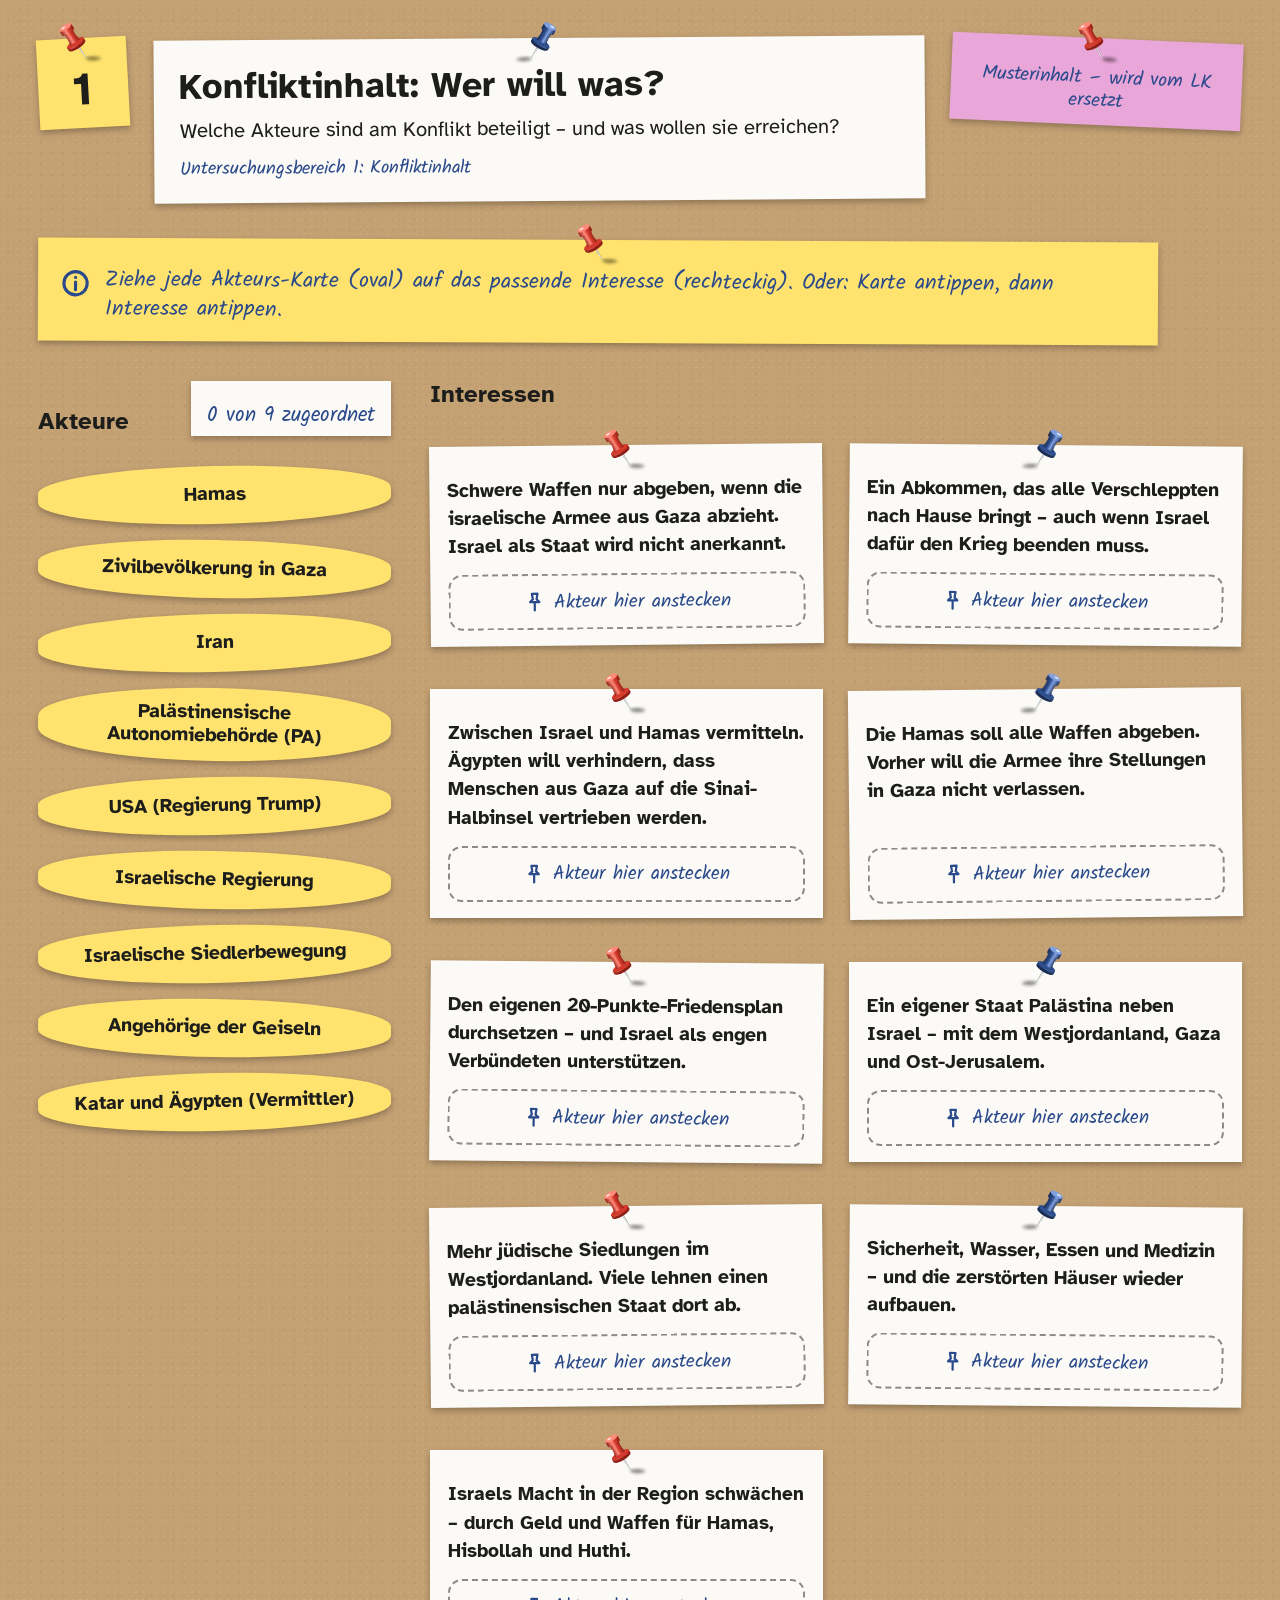
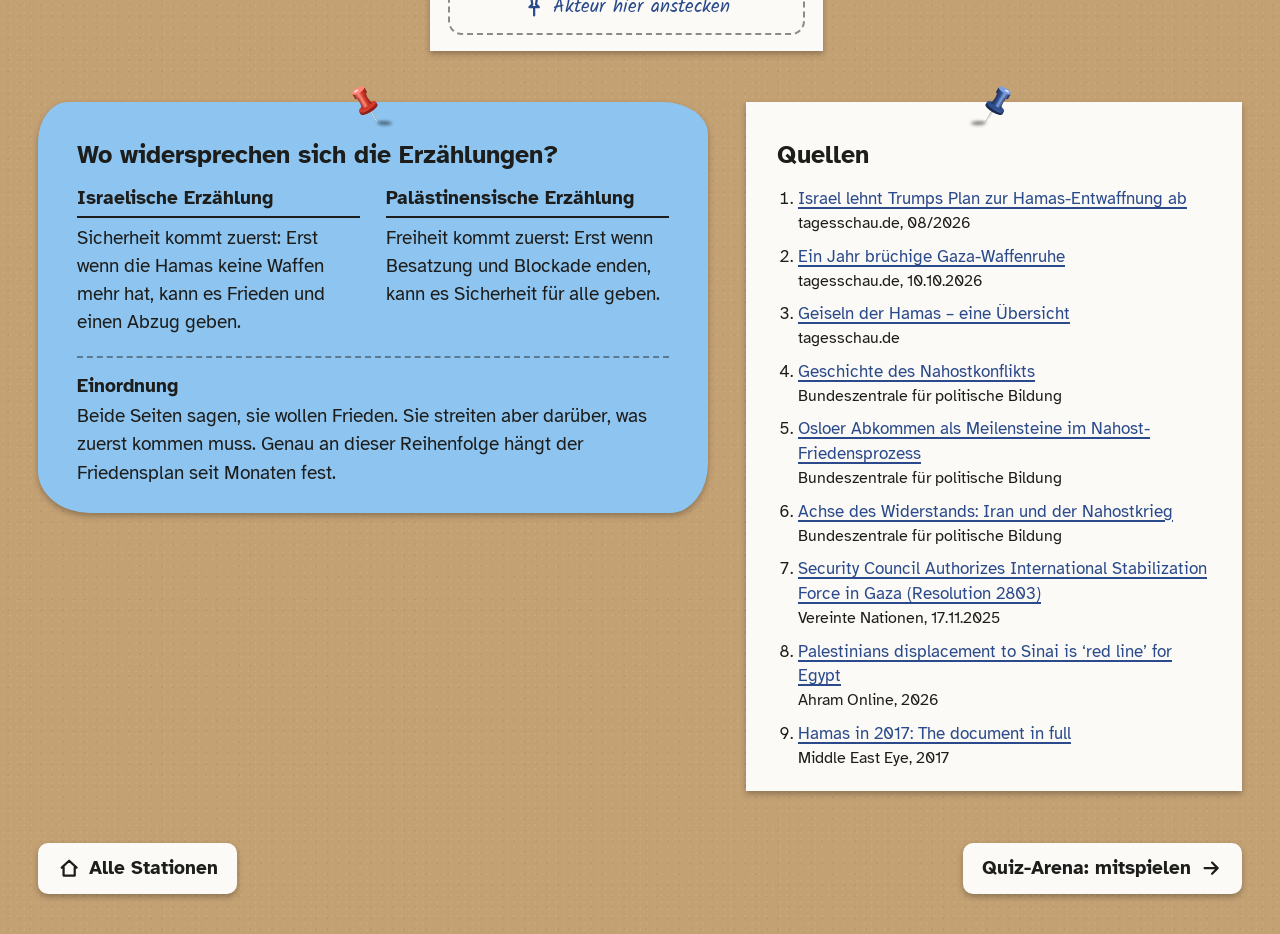
<file: station-1/index.html>
<!doctype html>
<html lang="de">
<head>
<meta charset="utf-8">
<meta name="robots" content="noindex, nofollow">
<meta name="viewport" content="width=device-width, initial-scale=1">
<title>Station 1 – Konfliktinhalt: Wer will was?</title>
<meta name="theme-color" content="#c4a173">
<link rel="stylesheet" href="../assets/pinnwand.css">
<link rel="stylesheet" href="station.css">
</head>
<body class="packpapier" data-station="1">
<svg xmlns="http://www.w3.org/2000/svg" style="display:none" aria-hidden="true">
<symbol id="i-kreis" viewBox="0 0 24 24"><circle cx="12" cy="12" r="8.5"/></symbol>
<symbol id="i-dreieck" viewBox="0 0 24 24"><path d="M12 3.5 21 19.5H3Z"/></symbol>
<symbol id="i-quadrat" viewBox="0 0 24 24"><rect x="4" y="4" width="16" height="16" rx="1"/></symbol>
<symbol id="i-raute" viewBox="0 0 24 24"><path d="M12 2.5 21.5 12 12 21.5 2.5 12Z"/></symbol>
<symbol id="i-sechseck" viewBox="0 0 24 24"><path d="M7.5 3.5h9L21 12l-4.5 8.5h-9L3 12Z"/></symbol>
<symbol id="i-haken" viewBox="0 0 24 24"><path d="m4.5 12.5 5 5 10-11"/></symbol>
<symbol id="i-kreuz" viewBox="0 0 24 24"><path d="M6 6l12 12M18 6 6 18"/></symbol>
<symbol id="i-pfeil-hoch" viewBox="0 0 24 24"><path d="M12 19V5M6 11l6-6 6 6"/></symbol>
<symbol id="i-pfeil-runter" viewBox="0 0 24 24"><path d="M12 5v14M6 13l6 6 6-6"/></symbol>
<symbol id="i-neu" viewBox="0 0 24 24"><path d="M20 12a8 8 0 1 1-2.34-5.66M20 4v5h-5"/></symbol>
<symbol id="i-extern" viewBox="0 0 24 24"><path d="M14 4h6v6M20 4l-9 9M18 14v5a1 1 0 0 1-1 1H5a1 1 0 0 1-1-1V7a1 1 0 0 1 1-1h5"/></symbol>
<symbol id="i-stift" viewBox="0 0 24 24"><path d="m4 20 4-1 11-11-3-3L5 16Z M14 7l3 3"/></symbol>
<symbol id="i-lupe" viewBox="0 0 24 24"><circle cx="10.5" cy="10.5" r="6.5"/><path d="M15.5 15.5 20 20"/></symbol>
<symbol id="i-zurueck" viewBox="0 0 24 24"><path d="M19 12H5M11 6l-6 6 6 6"/></symbol>
<symbol id="i-weiter" viewBox="0 0 24 24"><path d="M5 12h14M13 6l6 6-6 6"/></symbol>
<symbol id="i-hinweis" viewBox="0 0 24 24"><circle cx="12" cy="12" r="9"/><path d="M12 11v6M12 7.5v.01"/></symbol>
<symbol id="i-download" viewBox="0 0 24 24"><path d="M12 4v11M7 10l5 5 5-5M5 20h14"/></symbol>
<symbol id="i-upload" viewBox="0 0 24 24"><path d="M12 20V9M7 14l5-5 5 5M5 4h14"/></symbol>
<symbol id="i-plus" viewBox="0 0 24 24"><path d="M12 5v14M5 12h14"/></symbol>
<symbol id="i-muell" viewBox="0 0 24 24"><path d="M5 7h14M10 7V4h4v3M7 7l1 13h8l1-13"/></symbol>
<symbol id="i-brille" viewBox="0 0 24 24"><circle cx="6.5" cy="14" r="3.5"/><circle cx="17.5" cy="14" r="3.5"/><path d="M10 14h4M3 14l1.6-7M21 14l-1.6-7"/></symbol>
<symbol id="i-auge" viewBox="0 0 24 24"><path d="M2 12s3.5-7 10-7 10 7 10 7-3.5 7-10 7S2 12 2 12Z"/><circle cx="12" cy="12" r="3"/></symbol>
<symbol id="i-haus" viewBox="0 0 24 24"><path d="M4 11.5 12 4l8 7.5M6 9.5V20h12V9.5"/></symbol>
<symbol id="i-nadel" viewBox="0 0 24 24"><path d="M9 3h6l-1 6 3 3H7l3-3ZM12 12v9"/></symbol>
</svg>

<a class="skip" href="#spiel">Direkt zum Exponat</a>
<div class="wand">
  <header class="kopf">
    <p class="karte nr gelb" aria-label="Station 1">1</p>
    <div class="karte titelkarte nadel-blau">
      <h1 id="titel">Konfliktinhalt: Wer will was?</h1>
      <p class="leitfrage" id="leitfrage">Welche Akteure sind am Konflikt beteiligt – und was wollen sie erreichen?</p>
      <p class="hand bereich">Untersuchungsbereich 1: Konfliktinhalt</p>
    </div>
    <p class="karte rose muster" id="muster">Musterinhalt – wird vom LK ersetzt</p>
  </header>

  <div class="karte gelb anleitung">
    <svg class="ic" aria-hidden="true" focusable="false"><use href="#i-hinweis"></use></svg>
    <p id="anleitung-text">Ziehe jede Akteurs-Karte (oval) auf das passende Interesse (rechteckig). Oder: Karte antippen, dann Interesse antippen.</p>
  </div>

  <main class="spiel" id="spiel" tabindex="-1">
    <p class="karte leer-hinweis">Das Exponat wird geladen …</p>
  </main>

  <div class="unten">
    <section class="karte blau widerspruch" aria-labelledby="h-widerspruch">
      <h2 id="h-widerspruch">Wo widersprechen sich die Erzählungen?</h2>
      <div class="zwei">
        <div><h3>Israelische Erzählung</h3><p id="w-isr"></p></div>
        <div><h3>Palästinensische Erzählung</h3><p id="w-pal"></p></div>
      </div>
      <div class="einordnung" id="w-einordnung-box"><b>Einordnung</b><p id="w-einordnung"></p></div>
    </section>
    <section class="karte quellen nadel-blau" aria-labelledby="h-quellen">
      <h2 id="h-quellen">Quellen</h2>
      <ol id="quellen-liste"></ol>
      <div class="eigene" id="eigene-quelle" hidden></div>
    </section>
  </div>

  <nav class="fuss" aria-label="Weiter">
    <a href="../"><svg class="ic" aria-hidden="true" focusable="false"><use href="#i-haus"></use></svg>Alle Stationen</a>
    <a href="../arena/spielen.html">Quiz-Arena: mitspielen<svg class="ic" aria-hidden="true" focusable="false"><use href="#i-weiter"></use></svg></a>
  </nav>
</div>
<div class="karte meldung" id="meldung" role="status"></div>
<p class="sr-only" id="ansage" aria-live="polite"></p>
<script type="application/json" id="inhalt-fallback">{
 "version": 1,
 "station": 1,
 "typ": "zuordnen",
 "muster": true,
 "titel": "Konfliktinhalt: Wer will was?",
 "leitfrage": "Welche Akteure sind am Konflikt beteiligt – und was wollen sie erreichen?",
 "anleitung": "Ziehe jede Akteurs-Karte (oval) auf das passende Interesse (rechteckig). Oder: Karte antippen, dann Interesse antippen.",
 "paare": [
  {
   "akteur": "Israelische Regierung",
   "interesse": "Die Hamas soll alle Waffen abgeben. Vorher will die Armee ihre Stellungen in Gaza nicht verlassen.",
   "rueckmeldung": "Richtig. Ministerpräsident Netanjahu sagte im August 2026: Kein Rückzug, bevor die Hamas vollständig entwaffnet ist.",
   "quelle": "tagesschau.de, 08/2026"
  },
  {
   "akteur": "Hamas",
   "interesse": "Schwere Waffen nur abgeben, wenn die israelische Armee aus Gaza abzieht. Israel als Staat wird nicht anerkannt.",
   "rueckmeldung": "Richtig. Die Hamas knüpft die Entwaffnung an den Abzug Israels. In ihrem Grundsatzpapier von 2017 erkennt sie Israel nicht an.",
   "quelle": "tagesschau.de, 08/2026; Grundsatzdokument der Hamas 2017"
  },
  {
   "akteur": "Palästinensische Autonomiebehörde (PA)",
   "interesse": "Ein eigener Staat Palästina neben Israel – mit dem Westjordanland, Gaza und Ost-Jerusalem.",
   "rueckmeldung": "Richtig. Die PA in Ramallah setzt seit den Oslo-Abkommen auf Verhandlungen und eine Zwei-Staaten-Lösung.",
   "quelle": "bpb: Osloer Abkommen"
  },
  {
   "akteur": "Israelische Siedlerbewegung",
   "interesse": "Mehr jüdische Siedlungen im Westjordanland. Viele lehnen einen palästinensischen Staat dort ab.",
   "rueckmeldung": "Richtig. Für viele Siedler ist das Westjordanland biblisches Kernland („Judäa und Samaria“). Die UN werten die Siedlungen als völkerrechtswidrig.",
   "quelle": "bpb: Geschichte des Nahostkonflikts"
  },
  {
   "akteur": "Zivilbevölkerung in Gaza",
   "interesse": "Sicherheit, Wasser, Essen und Medizin – und die zerstörten Häuser wieder aufbauen.",
   "rueckmeldung": "Richtig. Laut UN leben rund 1,5 Millionen Menschen in Gaza in Zelten oder Notunterkünften.",
   "quelle": "tagesschau.de, 10.10.2026"
  },
  {
   "akteur": "Angehörige der Geiseln",
   "interesse": "Ein Abkommen, das alle Verschleppten nach Hause bringt – auch wenn Israel dafür den Krieg beenden muss.",
   "rueckmeldung": "Richtig. Die Familien der am 7. Oktober 2023 Verschleppten drängten die Regierung zu einem Abkommen mit der Hamas.",
   "quelle": "tagesschau.de: Geiseln der Hamas – Übersicht"
  },
  {
   "akteur": "USA (Regierung Trump)",
   "interesse": "Den eigenen 20-Punkte-Friedensplan durchsetzen – und Israel als engen Verbündeten unterstützen.",
   "rueckmeldung": "Richtig. Präsident Trump leitet den „Board of Peace“ (Friedensrat), der den Plan umsetzen soll.",
   "quelle": "UN-Sicherheitsrat, Resolution 2803 (2025)"
  },
  {
   "akteur": "Katar und Ägypten (Vermittler)",
   "interesse": "Zwischen Israel und Hamas vermitteln. Ägypten will verhindern, dass Menschen aus Gaza auf die Sinai-Halbinsel vertrieben werden.",
   "rueckmeldung": "Richtig. Katar und Ägypten vermittelten die Waffenruhe mit. Ägypten nennt eine Vertreibung auf den Sinai eine „rote Linie“.",
   "quelle": "Ahram Online, 2026"
  },
  {
   "akteur": "Iran",
   "interesse": "Israels Macht in der Region schwächen – durch Geld und Waffen für Hamas, Hisbollah und Huthi.",
   "rueckmeldung": "Richtig. Iran nennt dieses Bündnis „Achse des Widerstands“.",
   "quelle": "bpb: Achse des Widerstands"
  }
 ],
 "widerspruch": {
  "israelisch": "Sicherheit kommt zuerst: Erst wenn die Hamas keine Waffen mehr hat, kann es Frieden und einen Abzug geben.",
  "palaestinensisch": "Freiheit kommt zuerst: Erst wenn Besatzung und Blockade enden, kann es Sicherheit für alle geben.",
  "einordnung": "Beide Seiten sagen, sie wollen Frieden. Sie streiten aber darüber, was zuerst kommen muss. Genau an dieser Reihenfolge hängt der Friedensplan seit Monaten fest."
 },
 "quellen": [
  {
   "titel": "Israel lehnt Trumps Plan zur Hamas-Entwaffnung ab",
   "herausgeber": "tagesschau.de",
   "url": "https://www.tagesschau.de/ausland/asien/netanjahu-hamas-entwaffnung-100.html",
   "datum": "08/2026"
  },
  {
   "titel": "Ein Jahr brüchige Gaza-Waffenruhe",
   "herausgeber": "tagesschau.de",
   "url": "https://www.tagesschau.de/ausland/asien/israel-gaza-waffenruhe-112.html",
   "datum": "10.10.2026"
  },
  {
   "titel": "Geiseln der Hamas – eine Übersicht",
   "herausgeber": "tagesschau.de",
   "url": "https://www.tagesschau.de/ausland/asien/geiseln-hamas-uebersicht-102.html",
   "datum": ""
  },
  {
   "titel": "Geschichte des Nahostkonflikts",
   "herausgeber": "Bundeszentrale für politische Bildung",
   "url": "https://www.bpb.de/themen/naher-mittlerer-osten/israel/45042/geschichte-des-nahostkonflikts/",
   "datum": ""
  },
  {
   "titel": "Osloer Abkommen als Meilensteine im Nahost-Friedensprozess",
   "herausgeber": "Bundeszentrale für politische Bildung",
   "url": "https://www.bpb.de/kurz-knapp/hintergrund-aktuell/275803/osloer-abkommen-als-meilensteine-im-nahost-friedensprozess/",
   "datum": ""
  },
  {
   "titel": "Achse des Widerstands: Iran und der Nahostkrieg",
   "herausgeber": "Bundeszentrale für politische Bildung",
   "url": "https://www.bpb.de/themen/naher-mittlerer-osten/iran/543559/achse-des-widerstands-iran-und-der-nahostkrieg/",
   "datum": ""
  },
  {
   "titel": "Security Council Authorizes International Stabilization Force in Gaza (Resolution 2803)",
   "herausgeber": "Vereinte Nationen",
   "url": "https://press.un.org/en/2025/sc16225.doc.htm",
   "datum": "17.11.2025"
  },
  {
   "titel": "Palestinians displacement to Sinai is ‘red line’ for Egypt",
   "herausgeber": "Ahram Online",
   "url": "https://english.ahram.org.eg/NewsContentP/1/575233/Egypt/Palestinians-displacement-to-Sinai-is-%E2%80%98red-line%E2%80%99-f.aspx",
   "datum": "2026"
  },
  {
   "titel": "Hamas in 2017: The document in full",
   "herausgeber": "Middle East Eye",
   "url": "https://www.middleeasteye.net/news/hamas-2017-document-full",
   "datum": "2017"
  }
 ],
 "eigeneQuelle": {
  "titel": "",
  "url": "",
  "begruendung": ""
 }
}</script>
<script src="common.js"></script>
<script src="station.js"></script>
</body>
</html>
</file>
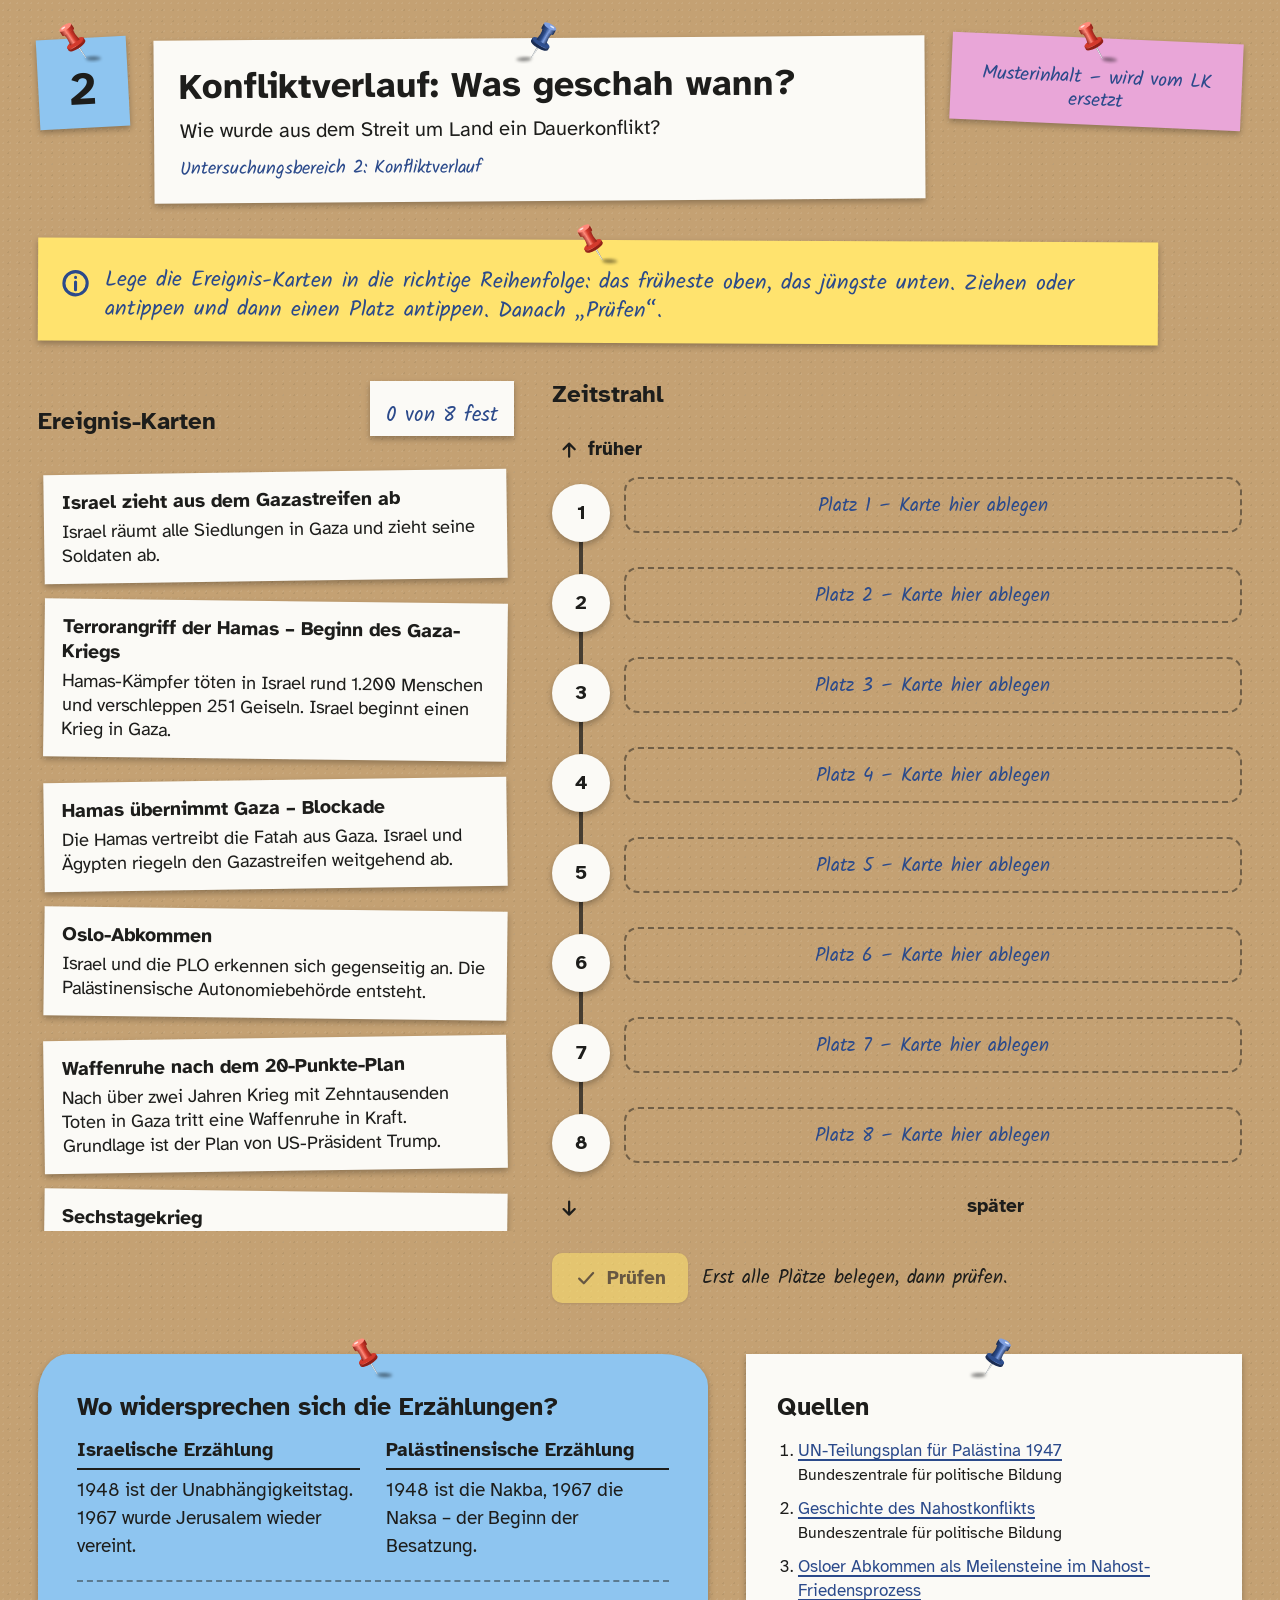
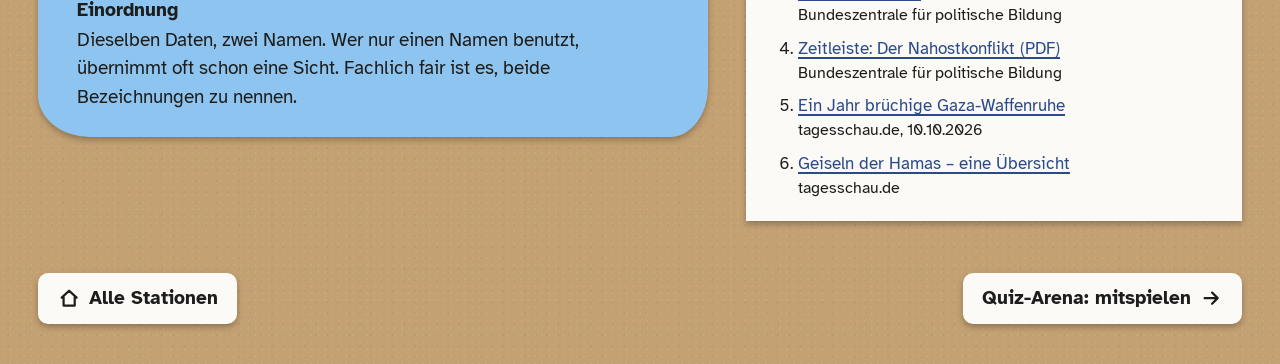
<file: station-2/index.html>
<!doctype html>
<html lang="de">
<head>
<meta charset="utf-8">
<meta name="robots" content="noindex, nofollow">
<meta name="viewport" content="width=device-width, initial-scale=1">
<title>Station 2 – Konfliktverlauf: Was geschah wann?</title>
<meta name="theme-color" content="#c4a173">
<link rel="stylesheet" href="../assets/pinnwand.css">
<link rel="stylesheet" href="station.css">
</head>
<body class="packpapier" data-station="2">
<svg xmlns="http://www.w3.org/2000/svg" style="display:none" aria-hidden="true">
<symbol id="i-kreis" viewBox="0 0 24 24"><circle cx="12" cy="12" r="8.5"/></symbol>
<symbol id="i-dreieck" viewBox="0 0 24 24"><path d="M12 3.5 21 19.5H3Z"/></symbol>
<symbol id="i-quadrat" viewBox="0 0 24 24"><rect x="4" y="4" width="16" height="16" rx="1"/></symbol>
<symbol id="i-raute" viewBox="0 0 24 24"><path d="M12 2.5 21.5 12 12 21.5 2.5 12Z"/></symbol>
<symbol id="i-sechseck" viewBox="0 0 24 24"><path d="M7.5 3.5h9L21 12l-4.5 8.5h-9L3 12Z"/></symbol>
<symbol id="i-haken" viewBox="0 0 24 24"><path d="m4.5 12.5 5 5 10-11"/></symbol>
<symbol id="i-kreuz" viewBox="0 0 24 24"><path d="M6 6l12 12M18 6 6 18"/></symbol>
<symbol id="i-pfeil-hoch" viewBox="0 0 24 24"><path d="M12 19V5M6 11l6-6 6 6"/></symbol>
<symbol id="i-pfeil-runter" viewBox="0 0 24 24"><path d="M12 5v14M6 13l6 6 6-6"/></symbol>
<symbol id="i-neu" viewBox="0 0 24 24"><path d="M20 12a8 8 0 1 1-2.34-5.66M20 4v5h-5"/></symbol>
<symbol id="i-extern" viewBox="0 0 24 24"><path d="M14 4h6v6M20 4l-9 9M18 14v5a1 1 0 0 1-1 1H5a1 1 0 0 1-1-1V7a1 1 0 0 1 1-1h5"/></symbol>
<symbol id="i-stift" viewBox="0 0 24 24"><path d="m4 20 4-1 11-11-3-3L5 16Z M14 7l3 3"/></symbol>
<symbol id="i-lupe" viewBox="0 0 24 24"><circle cx="10.5" cy="10.5" r="6.5"/><path d="M15.5 15.5 20 20"/></symbol>
<symbol id="i-zurueck" viewBox="0 0 24 24"><path d="M19 12H5M11 6l-6 6 6 6"/></symbol>
<symbol id="i-weiter" viewBox="0 0 24 24"><path d="M5 12h14M13 6l6 6-6 6"/></symbol>
<symbol id="i-hinweis" viewBox="0 0 24 24"><circle cx="12" cy="12" r="9"/><path d="M12 11v6M12 7.5v.01"/></symbol>
<symbol id="i-download" viewBox="0 0 24 24"><path d="M12 4v11M7 10l5 5 5-5M5 20h14"/></symbol>
<symbol id="i-upload" viewBox="0 0 24 24"><path d="M12 20V9M7 14l5-5 5 5M5 4h14"/></symbol>
<symbol id="i-plus" viewBox="0 0 24 24"><path d="M12 5v14M5 12h14"/></symbol>
<symbol id="i-muell" viewBox="0 0 24 24"><path d="M5 7h14M10 7V4h4v3M7 7l1 13h8l1-13"/></symbol>
<symbol id="i-brille" viewBox="0 0 24 24"><circle cx="6.5" cy="14" r="3.5"/><circle cx="17.5" cy="14" r="3.5"/><path d="M10 14h4M3 14l1.6-7M21 14l-1.6-7"/></symbol>
<symbol id="i-auge" viewBox="0 0 24 24"><path d="M2 12s3.5-7 10-7 10 7 10 7-3.5 7-10 7S2 12 2 12Z"/><circle cx="12" cy="12" r="3"/></symbol>
<symbol id="i-haus" viewBox="0 0 24 24"><path d="M4 11.5 12 4l8 7.5M6 9.5V20h12V9.5"/></symbol>
<symbol id="i-nadel" viewBox="0 0 24 24"><path d="M9 3h6l-1 6 3 3H7l3-3ZM12 12v9"/></symbol>
</svg>

<a class="skip" href="#spiel">Direkt zum Exponat</a>
<div class="wand">
  <header class="kopf">
    <p class="karte nr blau" aria-label="Station 2">2</p>
    <div class="karte titelkarte nadel-blau">
      <h1 id="titel">Konfliktverlauf: Was geschah wann?</h1>
      <p class="leitfrage" id="leitfrage">Wie wurde aus dem Streit um Land ein Dauerkonflikt?</p>
      <p class="hand bereich">Untersuchungsbereich 2: Konfliktverlauf</p>
    </div>
    <p class="karte rose muster" id="muster">Musterinhalt – wird vom LK ersetzt</p>
  </header>

  <div class="karte gelb anleitung">
    <svg class="ic" aria-hidden="true" focusable="false"><use href="#i-hinweis"></use></svg>
    <p id="anleitung-text">Lege die Ereignis-Karten in die richtige Reihenfolge: das früheste oben, das jüngste unten. Ziehen oder antippen und dann einen Platz antippen. Danach „Prüfen“.</p>
  </div>

  <main class="spiel" id="spiel" tabindex="-1">
    <p class="karte leer-hinweis">Das Exponat wird geladen …</p>
  </main>

  <div class="unten">
    <section class="karte blau widerspruch" aria-labelledby="h-widerspruch">
      <h2 id="h-widerspruch">Wo widersprechen sich die Erzählungen?</h2>
      <div class="zwei">
        <div><h3>Israelische Erzählung</h3><p id="w-isr"></p></div>
        <div><h3>Palästinensische Erzählung</h3><p id="w-pal"></p></div>
      </div>
      <div class="einordnung" id="w-einordnung-box"><b>Einordnung</b><p id="w-einordnung"></p></div>
    </section>
    <section class="karte quellen nadel-blau" aria-labelledby="h-quellen">
      <h2 id="h-quellen">Quellen</h2>
      <ol id="quellen-liste"></ol>
      <div class="eigene" id="eigene-quelle" hidden></div>
    </section>
  </div>

  <nav class="fuss" aria-label="Weiter">
    <a href="../"><svg class="ic" aria-hidden="true" focusable="false"><use href="#i-haus"></use></svg>Alle Stationen</a>
    <a href="../arena/spielen.html">Quiz-Arena: mitspielen<svg class="ic" aria-hidden="true" focusable="false"><use href="#i-weiter"></use></svg></a>
  </nav>
</div>
<div class="karte meldung" id="meldung" role="status"></div>
<p class="sr-only" id="ansage" aria-live="polite"></p>
<script type="application/json" id="inhalt-fallback">{
 "version": 1,
 "station": 2,
 "typ": "zeitstrahl",
 "muster": true,
 "titel": "Konfliktverlauf: Was geschah wann?",
 "leitfrage": "Wie wurde aus dem Streit um Land ein Dauerkonflikt?",
 "anleitung": "Lege die Ereignis-Karten in die richtige Reihenfolge: das früheste oben, das jüngste unten. Ziehen oder antippen und dann einen Platz antippen. Danach „Prüfen“.",
 "ereignisse": [
  {
   "datum": "1947-11-29",
   "anzeige": "29. November 1947",
   "titel": "UN-Teilungsplan",
   "beschreibung": "Die UN-Vollversammlung beschließt, das britische Mandatsgebiet Palästina in einen jüdischen und einen arabischen Staat zu teilen.",
   "israelisch": "Die jüdische Seite stimmt zu: endlich eine rechtliche Grundlage für einen eigenen Staat.",
   "palaestinensisch": "Die arabische Seite lehnt ab: Sie ist in der Mehrheit, soll aber weniger als die Hälfte des Landes bekommen.",
   "quelle": "bpb: UN-Teilungsplan für Palästina 1947"
  },
  {
   "datum": "1948-05-14",
   "anzeige": "14. Mai 1948",
   "titel": "Gründung des Staates Israel – Krieg 1948/49",
   "beschreibung": "Israel erklärt seine Unabhängigkeit. Am nächsten Tag greifen fünf arabische Armeen an.",
   "israelisch": "Unabhängigkeit: Nach dem Holocaust hat das jüdische Volk einen eigenen, sicheren Staat.",
   "palaestinensisch": "Nakba („Katastrophe“): Rund 700.000 Palästinenserinnen und Palästinenser fliehen oder werden vertrieben.",
   "quelle": "bpb: Geschichte des Nahostkonflikts"
  },
  {
   "datum": "1967-06-05",
   "anzeige": "Juni 1967",
   "titel": "Sechstagekrieg",
   "beschreibung": "In sechs Tagen erobert Israel unter anderem das Westjordanland, Ost-Jerusalem und den Gazastreifen.",
   "israelisch": "Ein Verteidigungskrieg gegen einen drohenden Angriff – Jerusalem ist wieder vereint.",
   "palaestinensisch": "Naksa („Rückschlag“): Beginn der Besatzung; wieder fliehen viele Menschen.",
   "quelle": "bpb: Geschichte des Nahostkonflikts"
  },
  {
   "datum": "1993-09-13",
   "anzeige": "13. September 1993",
   "titel": "Oslo-Abkommen",
   "beschreibung": "Israel und die PLO erkennen sich gegenseitig an. Die Palästinensische Autonomiebehörde entsteht.",
   "israelisch": "Hoffnung auf Frieden – später Enttäuschung durch Selbstmordanschläge.",
   "palaestinensisch": "Hoffnung auf einen eigenen Staat – später Enttäuschung, weil die Siedlungen weiter wachsen.",
   "quelle": "bpb: Osloer Abkommen"
  },
  {
   "datum": "2005-09-12",
   "anzeige": "September 2005",
   "titel": "Israel zieht aus dem Gazastreifen ab",
   "beschreibung": "Israel räumt alle Siedlungen in Gaza und zieht seine Soldaten ab.",
   "israelisch": "Ein Schritt zum Frieden – danach werden trotzdem Raketen auf Israel abgefeuert.",
   "palaestinensisch": "Israel kontrolliert weiter Grenzen, Luftraum und Küste – für viele bleibt Gaza besetzt.",
   "quelle": "bpb: Geschichte des Nahostkonflikts"
  },
  {
   "datum": "2007-06-15",
   "anzeige": "Juni 2007",
   "titel": "Hamas übernimmt Gaza – Blockade",
   "beschreibung": "Die Hamas vertreibt die Fatah aus Gaza. Israel und Ägypten riegeln den Gazastreifen weitgehend ab.",
   "israelisch": "Die Blockade soll verhindern, dass die Hamas Waffen ins Land schmuggelt.",
   "palaestinensisch": "Die Blockade trifft alle Menschen in Gaza – viele sprechen von einem „Freiluftgefängnis“.",
   "quelle": "bpb: Geschichte des Nahostkonflikts"
  },
  {
   "datum": "2023-10-07",
   "anzeige": "7. Oktober 2023",
   "titel": "Terrorangriff der Hamas – Beginn des Gaza-Kriegs",
   "beschreibung": "Hamas-Kämpfer töten in Israel rund 1.200 Menschen und verschleppen 251 Geiseln. Israel beginnt einen Krieg in Gaza.",
   "israelisch": "Der schlimmste Tag für Jüdinnen und Juden seit dem Holocaust. Ziel: die Hamas zerschlagen, die Geiseln befreien.",
   "palaestinensisch": "Die Hamas nennt den Angriff „Al-Aqsa-Flut“ und spricht von Widerstand. Viele verweisen auf Besatzung und Blockade als Vorgeschichte.",
   "quelle": "tagesschau.de; bpb"
  },
  {
   "datum": "2025-10-10",
   "anzeige": "10. Oktober 2025",
   "titel": "Waffenruhe nach dem 20-Punkte-Plan",
   "beschreibung": "Nach über zwei Jahren Krieg mit Zehntausenden Toten in Gaza tritt eine Waffenruhe in Kraft. Grundlage ist der Plan von US-Präsident Trump.",
   "israelisch": "Alle lebenden Geiseln kommen frei. Die Hamas soll nun ihre Waffen abgeben.",
   "palaestinensisch": "Die Bombardierungen sollen enden – doch Israel kontrolliert inzwischen rund 60 Prozent von Gaza, und Angriffe gehen weiter.",
   "quelle": "tagesschau.de, 10.10.2026"
  }
 ],
 "widerspruch": {
  "israelisch": "1948 ist der Unabhängigkeitstag. 1967 wurde Jerusalem wieder vereint.",
  "palaestinensisch": "1948 ist die Nakba, 1967 die Naksa – der Beginn der Besatzung.",
  "einordnung": "Dieselben Daten, zwei Namen. Wer nur einen Namen benutzt, übernimmt oft schon eine Sicht. Fachlich fair ist es, beide Bezeichnungen zu nennen."
 },
 "quellen": [
  {
   "titel": "UN-Teilungsplan für Palästina 1947",
   "herausgeber": "Bundeszentrale für politische Bildung",
   "url": "https://www.bpb.de/kurz-knapp/taegliche-dosis-politik/543189/un-teilungsplan-fuer-palaestina-1947/",
   "datum": ""
  },
  {
   "titel": "Geschichte des Nahostkonflikts",
   "herausgeber": "Bundeszentrale für politische Bildung",
   "url": "https://www.bpb.de/themen/naher-mittlerer-osten/israel/45042/geschichte-des-nahostkonflikts/",
   "datum": ""
  },
  {
   "titel": "Osloer Abkommen als Meilensteine im Nahost-Friedensprozess",
   "herausgeber": "Bundeszentrale für politische Bildung",
   "url": "https://www.bpb.de/kurz-knapp/hintergrund-aktuell/275803/osloer-abkommen-als-meilensteine-im-nahost-friedensprozess/",
   "datum": ""
  },
  {
   "titel": "Zeitleiste: Der Nahostkonflikt (PDF)",
   "herausgeber": "Bundeszentrale für politische Bildung",
   "url": "https://www.bpb.de/system/files/dokument_pdf/Zeitleiste_Der_Nahostkonflikt_DE_Banner_0.pdf",
   "datum": ""
  },
  {
   "titel": "Ein Jahr brüchige Gaza-Waffenruhe",
   "herausgeber": "tagesschau.de",
   "url": "https://www.tagesschau.de/ausland/asien/israel-gaza-waffenruhe-112.html",
   "datum": "10.10.2026"
  },
  {
   "titel": "Geiseln der Hamas – eine Übersicht",
   "herausgeber": "tagesschau.de",
   "url": "https://www.tagesschau.de/ausland/asien/geiseln-hamas-uebersicht-102.html",
   "datum": ""
  }
 ],
 "eigeneQuelle": {
  "titel": "",
  "url": "",
  "begruendung": ""
 }
}</script>
<script src="common.js"></script>
<script src="station.js"></script>
</body>
</html>
</file>
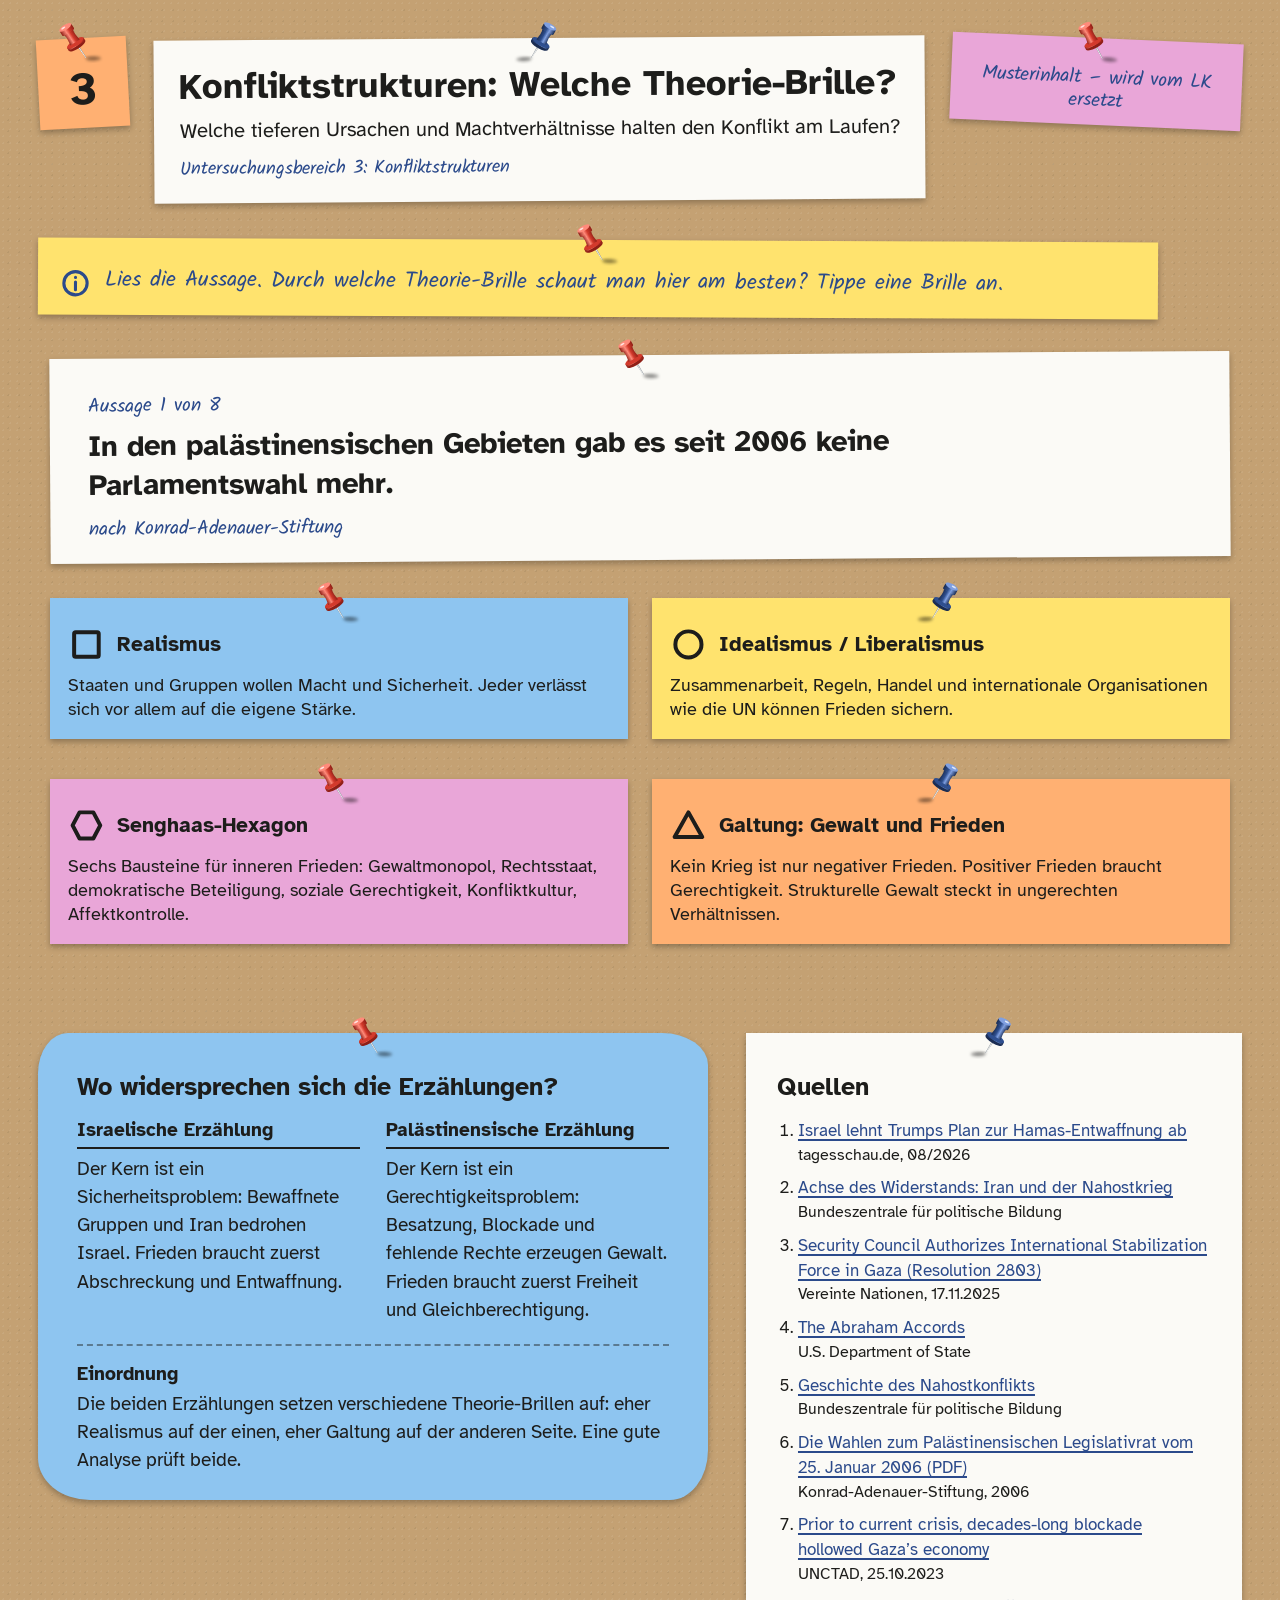
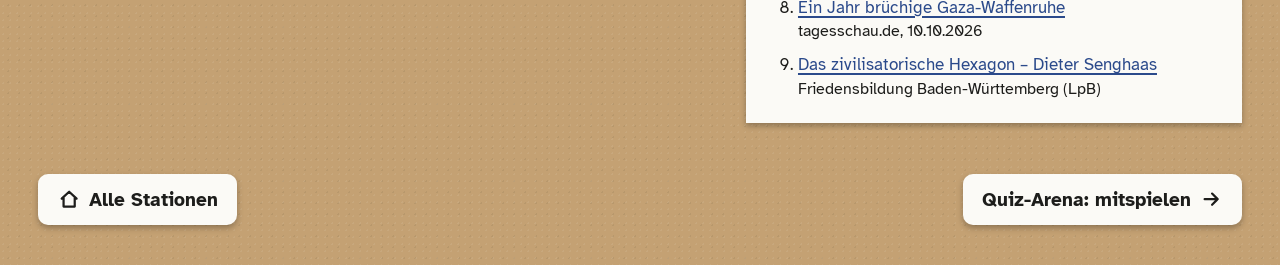
<file: station-3/index.html>
<!doctype html>
<html lang="de">
<head>
<meta charset="utf-8">
<meta name="robots" content="noindex, nofollow">
<meta name="viewport" content="width=device-width, initial-scale=1">
<title>Station 3 – Konfliktstrukturen: Welche Theorie-Brille?</title>
<meta name="theme-color" content="#c4a173">
<link rel="stylesheet" href="../assets/pinnwand.css">
<link rel="stylesheet" href="station.css">
</head>
<body class="packpapier" data-station="3">
<svg xmlns="http://www.w3.org/2000/svg" style="display:none" aria-hidden="true">
<symbol id="i-kreis" viewBox="0 0 24 24"><circle cx="12" cy="12" r="8.5"/></symbol>
<symbol id="i-dreieck" viewBox="0 0 24 24"><path d="M12 3.5 21 19.5H3Z"/></symbol>
<symbol id="i-quadrat" viewBox="0 0 24 24"><rect x="4" y="4" width="16" height="16" rx="1"/></symbol>
<symbol id="i-raute" viewBox="0 0 24 24"><path d="M12 2.5 21.5 12 12 21.5 2.5 12Z"/></symbol>
<symbol id="i-sechseck" viewBox="0 0 24 24"><path d="M7.5 3.5h9L21 12l-4.5 8.5h-9L3 12Z"/></symbol>
<symbol id="i-haken" viewBox="0 0 24 24"><path d="m4.5 12.5 5 5 10-11"/></symbol>
<symbol id="i-kreuz" viewBox="0 0 24 24"><path d="M6 6l12 12M18 6 6 18"/></symbol>
<symbol id="i-pfeil-hoch" viewBox="0 0 24 24"><path d="M12 19V5M6 11l6-6 6 6"/></symbol>
<symbol id="i-pfeil-runter" viewBox="0 0 24 24"><path d="M12 5v14M6 13l6 6 6-6"/></symbol>
<symbol id="i-neu" viewBox="0 0 24 24"><path d="M20 12a8 8 0 1 1-2.34-5.66M20 4v5h-5"/></symbol>
<symbol id="i-extern" viewBox="0 0 24 24"><path d="M14 4h6v6M20 4l-9 9M18 14v5a1 1 0 0 1-1 1H5a1 1 0 0 1-1-1V7a1 1 0 0 1 1-1h5"/></symbol>
<symbol id="i-stift" viewBox="0 0 24 24"><path d="m4 20 4-1 11-11-3-3L5 16Z M14 7l3 3"/></symbol>
<symbol id="i-lupe" viewBox="0 0 24 24"><circle cx="10.5" cy="10.5" r="6.5"/><path d="M15.5 15.5 20 20"/></symbol>
<symbol id="i-zurueck" viewBox="0 0 24 24"><path d="M19 12H5M11 6l-6 6 6 6"/></symbol>
<symbol id="i-weiter" viewBox="0 0 24 24"><path d="M5 12h14M13 6l6 6-6 6"/></symbol>
<symbol id="i-hinweis" viewBox="0 0 24 24"><circle cx="12" cy="12" r="9"/><path d="M12 11v6M12 7.5v.01"/></symbol>
<symbol id="i-download" viewBox="0 0 24 24"><path d="M12 4v11M7 10l5 5 5-5M5 20h14"/></symbol>
<symbol id="i-upload" viewBox="0 0 24 24"><path d="M12 20V9M7 14l5-5 5 5M5 4h14"/></symbol>
<symbol id="i-plus" viewBox="0 0 24 24"><path d="M12 5v14M5 12h14"/></symbol>
<symbol id="i-muell" viewBox="0 0 24 24"><path d="M5 7h14M10 7V4h4v3M7 7l1 13h8l1-13"/></symbol>
<symbol id="i-brille" viewBox="0 0 24 24"><circle cx="6.5" cy="14" r="3.5"/><circle cx="17.5" cy="14" r="3.5"/><path d="M10 14h4M3 14l1.6-7M21 14l-1.6-7"/></symbol>
<symbol id="i-auge" viewBox="0 0 24 24"><path d="M2 12s3.5-7 10-7 10 7 10 7-3.5 7-10 7S2 12 2 12Z"/><circle cx="12" cy="12" r="3"/></symbol>
<symbol id="i-haus" viewBox="0 0 24 24"><path d="M4 11.5 12 4l8 7.5M6 9.5V20h12V9.5"/></symbol>
<symbol id="i-nadel" viewBox="0 0 24 24"><path d="M9 3h6l-1 6 3 3H7l3-3ZM12 12v9"/></symbol>
</svg>

<a class="skip" href="#spiel">Direkt zum Exponat</a>
<div class="wand">
  <header class="kopf">
    <p class="karte nr apricot" aria-label="Station 3">3</p>
    <div class="karte titelkarte nadel-blau">
      <h1 id="titel">Konfliktstrukturen: Welche Theorie-Brille?</h1>
      <p class="leitfrage" id="leitfrage">Welche tieferen Ursachen und Machtverhältnisse halten den Konflikt am Laufen?</p>
      <p class="hand bereich">Untersuchungsbereich 3: Konfliktstrukturen</p>
    </div>
    <p class="karte rose muster" id="muster">Musterinhalt – wird vom LK ersetzt</p>
  </header>

  <div class="karte gelb anleitung">
    <svg class="ic" aria-hidden="true" focusable="false"><use href="#i-hinweis"></use></svg>
    <p id="anleitung-text">Lies die Aussage. Durch welche Theorie-Brille schaut man hier am besten? Tippe eine Brille an.</p>
  </div>

  <main class="spiel" id="spiel" tabindex="-1">
    <p class="karte leer-hinweis">Das Exponat wird geladen …</p>
  </main>

  <div class="unten">
    <section class="karte blau widerspruch" aria-labelledby="h-widerspruch">
      <h2 id="h-widerspruch">Wo widersprechen sich die Erzählungen?</h2>
      <div class="zwei">
        <div><h3>Israelische Erzählung</h3><p id="w-isr"></p></div>
        <div><h3>Palästinensische Erzählung</h3><p id="w-pal"></p></div>
      </div>
      <div class="einordnung" id="w-einordnung-box"><b>Einordnung</b><p id="w-einordnung"></p></div>
    </section>
    <section class="karte quellen nadel-blau" aria-labelledby="h-quellen">
      <h2 id="h-quellen">Quellen</h2>
      <ol id="quellen-liste"></ol>
      <div class="eigene" id="eigene-quelle" hidden></div>
    </section>
  </div>

  <nav class="fuss" aria-label="Weiter">
    <a href="../"><svg class="ic" aria-hidden="true" focusable="false"><use href="#i-haus"></use></svg>Alle Stationen</a>
    <a href="../arena/spielen.html">Quiz-Arena: mitspielen<svg class="ic" aria-hidden="true" focusable="false"><use href="#i-weiter"></use></svg></a>
  </nav>
</div>
<div class="karte meldung" id="meldung" role="status"></div>
<p class="sr-only" id="ansage" aria-live="polite"></p>
<script type="application/json" id="inhalt-fallback">{
 "version": 1,
 "station": 3,
 "typ": "theoriebrille",
 "muster": true,
 "titel": "Konfliktstrukturen: Welche Theorie-Brille?",
 "leitfrage": "Welche tieferen Ursachen und Machtverhältnisse halten den Konflikt am Laufen?",
 "anleitung": "Lies die Aussage. Durch welche Theorie-Brille schaut man hier am besten? Tippe eine Brille an.",
 "brillen": [
  {
   "id": "realismus",
   "name": "Realismus",
   "form": "quadrat",
   "kurz": "Staaten und Gruppen wollen Macht und Sicherheit. Jeder verlässt sich vor allem auf die eigene Stärke."
  },
  {
   "id": "liberalismus",
   "name": "Idealismus / Liberalismus",
   "form": "kreis",
   "kurz": "Zusammenarbeit, Regeln, Handel und internationale Organisationen wie die UN können Frieden sichern."
  },
  {
   "id": "hexagon",
   "name": "Senghaas-Hexagon",
   "form": "sechseck",
   "kurz": "Sechs Bausteine für inneren Frieden: Gewaltmonopol, Rechtsstaat, demokratische Beteiligung, soziale Gerechtigkeit, Konfliktkultur, Affektkontrolle."
  },
  {
   "id": "galtung",
   "name": "Galtung: Gewalt und Frieden",
   "form": "dreieck",
   "kurz": "Kein Krieg ist nur negativer Frieden. Positiver Frieden braucht Gerechtigkeit. Strukturelle Gewalt steckt in ungerechten Verhältnissen."
  }
 ],
 "aussagen": [
  {
   "aussage": "Israels Regierung sagt: Unsere Armee zieht sich erst zurück, wenn die Hamas vollständig entwaffnet ist.",
   "herkunft": "nach tagesschau.de, August 2026",
   "brille": "realismus",
   "erklaerung": "Sicherheit durch eigene militärische Stärke – man verlässt sich nicht auf Versprechen der Gegenseite. Das ist typisch realistisches Denken.",
   "quelle": "tagesschau.de: Israel lehnt Trumps Plan zur Hamas-Entwaffnung ab"
  },
  {
   "aussage": "Iran unterstützt Hamas, Hisbollah und die Huthi mit Geld und Waffen – als „Achse des Widerstands“ gegen Israel und die USA.",
   "herkunft": "nach bpb",
   "brille": "realismus",
   "erklaerung": "Ein Staat baut Bündnisse auf, um seinen Einfluss zu vergrößern und Rivalen zu schwächen. Es geht um Machtgleichgewicht in der Region.",
   "quelle": "bpb: Achse des Widerstands"
  },
  {
   "aussage": "Der UN-Sicherheitsrat hat im November 2025 den Friedensplan unterstützt und eine internationale Stabilisierungstruppe für Gaza erlaubt.",
   "herkunft": "UN-Resolution 2803, 17.11.2025",
   "brille": "liberalismus",
   "erklaerung": "Eine internationale Organisation setzt Regeln und organisiert gemeinsames Handeln. Das ist der Kern der liberalen Sicht.",
   "quelle": "Vereinte Nationen: Resolution 2803"
  },
  {
   "aussage": "2020 vereinbarten Israel, die Vereinigten Arabischen Emirate und Bahrain mit den Abraham-Abkommen Handel, Direktflüge und Tourismus.",
   "herkunft": "Abraham-Abkommen, 2020",
   "brille": "liberalismus",
   "erklaerung": "Wer miteinander Handel treibt und reist, hat mehr zu verlieren, wenn es Krieg gibt. Liberale nennen das Interdependenz (gegenseitige Abhängigkeit).",
   "quelle": "U.S. Department of State: The Abraham Accords"
  },
  {
   "aussage": "Im Gazastreifen hatte seit 2007 nicht die Palästinensische Autonomiebehörde das Sagen, sondern die bewaffnete Hamas.",
   "herkunft": "nach bpb",
   "brille": "hexagon",
   "erklaerung": "Es fehlt ein gemeinsames Gewaltmonopol: Zwei Machtzentren mit Waffen stehen sich gegenüber. Das ist der erste Baustein im Hexagon.",
   "quelle": "bpb: Geschichte des Nahostkonflikts"
  },
  {
   "aussage": "In den palästinensischen Gebieten gab es seit 2006 keine Parlamentswahl mehr.",
   "herkunft": "nach Konrad-Adenauer-Stiftung",
   "brille": "hexagon",
   "erklaerung": "Ohne Wahlen fehlt demokratische Beteiligung. Menschen können Konflikte nicht friedlich über Wahlen austragen – ein Baustein des Hexagons.",
   "quelle": "KAS: Die Wahlen zum Palästinensischen Legislativrat vom 25. Januar 2006"
  },
  {
   "aussage": "Schon vor dem Krieg war im Gazastreifen fast jede zweite Person ohne Arbeit (2022: 45 Prozent).",
   "herkunft": "UNCTAD, Oktober 2023",
   "brille": "galtung",
   "erklaerung": "Niemand schießt – und trotzdem werden Lebenschancen verhindert. Galtung nennt das strukturelle Gewalt.",
   "quelle": "UNCTAD: Prior to current crisis, decades-long blockade hollowed Gaza’s economy"
  },
  {
   "aussage": "Seit Oktober 2025 gilt offiziell eine Waffenruhe. Trotzdem leben rund 1,5 Millionen Menschen in Gaza in Zelten oder Notunterkünften, und für die meisten jüdischen Israelis bleibt Sicherheit das wichtigste Wahlthema.",
   "herkunft": "nach tagesschau.de, 10.10.2026",
   "brille": "galtung",
   "erklaerung": "Die großen Kämpfe sind vorbei – das ist höchstens negativer Frieden. Positiver Frieden mit Sicherheit und Gerechtigkeit für alle ist noch weit weg.",
   "quelle": "tagesschau.de: Ein Jahr brüchige Gaza-Waffenruhe"
  }
 ],
 "widerspruch": {
  "israelisch": "Der Kern ist ein Sicherheitsproblem: Bewaffnete Gruppen und Iran bedrohen Israel. Frieden braucht zuerst Abschreckung und Entwaffnung.",
  "palaestinensisch": "Der Kern ist ein Gerechtigkeitsproblem: Besatzung, Blockade und fehlende Rechte erzeugen Gewalt. Frieden braucht zuerst Freiheit und Gleichberechtigung.",
  "einordnung": "Die beiden Erzählungen setzen verschiedene Theorie-Brillen auf: eher Realismus auf der einen, eher Galtung auf der anderen Seite. Eine gute Analyse prüft beide."
 },
 "quellen": [
  {
   "titel": "Israel lehnt Trumps Plan zur Hamas-Entwaffnung ab",
   "herausgeber": "tagesschau.de",
   "url": "https://www.tagesschau.de/ausland/asien/netanjahu-hamas-entwaffnung-100.html",
   "datum": "08/2026"
  },
  {
   "titel": "Achse des Widerstands: Iran und der Nahostkrieg",
   "herausgeber": "Bundeszentrale für politische Bildung",
   "url": "https://www.bpb.de/themen/naher-mittlerer-osten/iran/543559/achse-des-widerstands-iran-und-der-nahostkrieg/",
   "datum": ""
  },
  {
   "titel": "Security Council Authorizes International Stabilization Force in Gaza (Resolution 2803)",
   "herausgeber": "Vereinte Nationen",
   "url": "https://press.un.org/en/2025/sc16225.doc.htm",
   "datum": "17.11.2025"
  },
  {
   "titel": "The Abraham Accords",
   "herausgeber": "U.S. Department of State",
   "url": "https://www.state.gov/the-abraham-accords",
   "datum": ""
  },
  {
   "titel": "Geschichte des Nahostkonflikts",
   "herausgeber": "Bundeszentrale für politische Bildung",
   "url": "https://www.bpb.de/themen/naher-mittlerer-osten/israel/45042/geschichte-des-nahostkonflikts/",
   "datum": ""
  },
  {
   "titel": "Die Wahlen zum Palästinensischen Legislativrat vom 25. Januar 2006 (PDF)",
   "herausgeber": "Konrad-Adenauer-Stiftung",
   "url": "https://www.kas.de/c/document_library/get_file?uuid=ec0408f5-48e1-34d8-563e-c68cf0737df1&groupId=252038",
   "datum": "2006"
  },
  {
   "titel": "Prior to current crisis, decades-long blockade hollowed Gaza’s economy",
   "herausgeber": "UNCTAD",
   "url": "https://unctad.org/press-material/prior-current-crisis-decades-long-blockade-hollowed-gazas-economy-leaving-80",
   "datum": "25.10.2023"
  },
  {
   "titel": "Ein Jahr brüchige Gaza-Waffenruhe",
   "herausgeber": "tagesschau.de",
   "url": "https://www.tagesschau.de/ausland/asien/israel-gaza-waffenruhe-112.html",
   "datum": "10.10.2026"
  },
  {
   "titel": "Das zivilisatorische Hexagon – Dieter Senghaas",
   "herausgeber": "Friedensbildung Baden-Württemberg (LpB)",
   "url": "https://www.friedensbildung-bw.de/friedenskonzepte-und-friedenstheorien/das-zivilisatorische-hexagon-dieter-senghaas",
   "datum": ""
  }
 ],
 "eigeneQuelle": {
  "titel": "",
  "url": "",
  "begruendung": ""
 }
}</script>
<script src="common.js"></script>
<script src="station.js"></script>
</body>
</html>
</file>
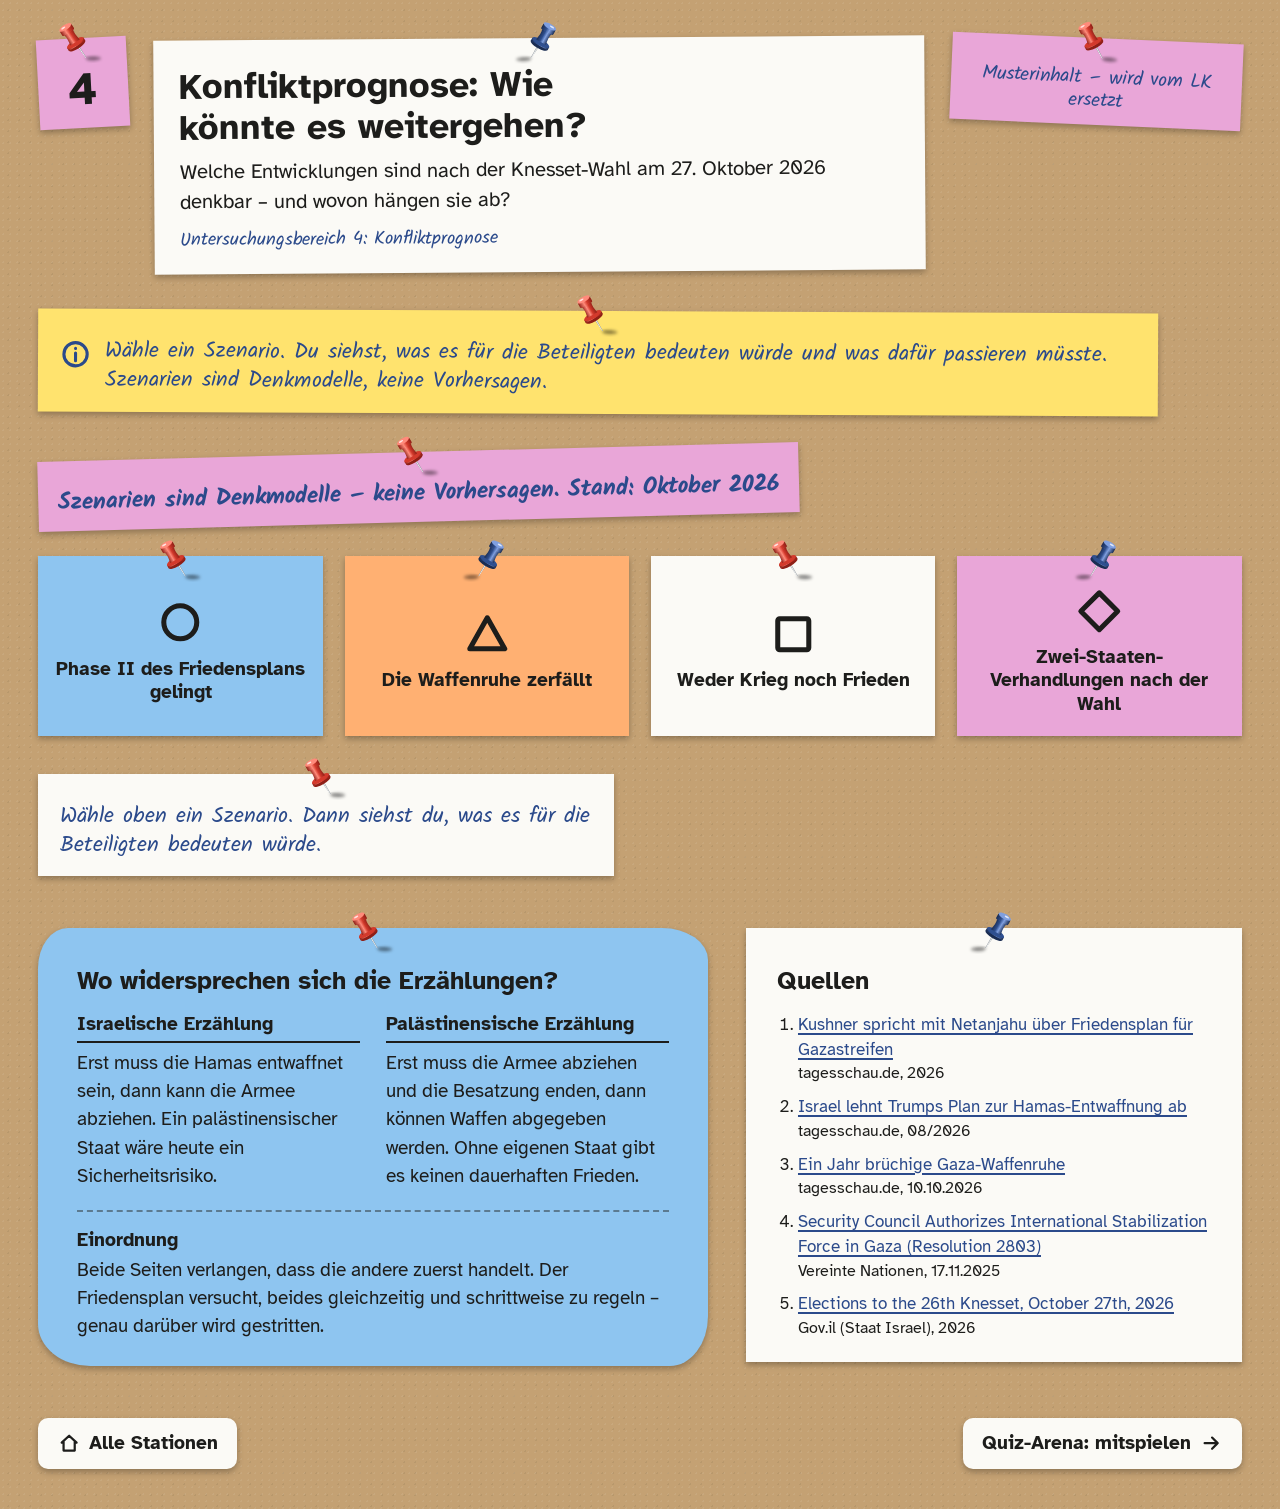
<file: station-4/index.html>
<!doctype html>
<html lang="de">
<head>
<meta charset="utf-8">
<meta name="robots" content="noindex, nofollow">
<meta name="viewport" content="width=device-width, initial-scale=1">
<title>Station 4 – Konfliktprognose: Wie könnte es weitergehen?</title>
<meta name="theme-color" content="#c4a173">
<link rel="stylesheet" href="../assets/pinnwand.css">
<link rel="stylesheet" href="station.css">
</head>
<body class="packpapier" data-station="4">
<svg xmlns="http://www.w3.org/2000/svg" style="display:none" aria-hidden="true">
<symbol id="i-kreis" viewBox="0 0 24 24"><circle cx="12" cy="12" r="8.5"/></symbol>
<symbol id="i-dreieck" viewBox="0 0 24 24"><path d="M12 3.5 21 19.5H3Z"/></symbol>
<symbol id="i-quadrat" viewBox="0 0 24 24"><rect x="4" y="4" width="16" height="16" rx="1"/></symbol>
<symbol id="i-raute" viewBox="0 0 24 24"><path d="M12 2.5 21.5 12 12 21.5 2.5 12Z"/></symbol>
<symbol id="i-sechseck" viewBox="0 0 24 24"><path d="M7.5 3.5h9L21 12l-4.5 8.5h-9L3 12Z"/></symbol>
<symbol id="i-haken" viewBox="0 0 24 24"><path d="m4.5 12.5 5 5 10-11"/></symbol>
<symbol id="i-kreuz" viewBox="0 0 24 24"><path d="M6 6l12 12M18 6 6 18"/></symbol>
<symbol id="i-pfeil-hoch" viewBox="0 0 24 24"><path d="M12 19V5M6 11l6-6 6 6"/></symbol>
<symbol id="i-pfeil-runter" viewBox="0 0 24 24"><path d="M12 5v14M6 13l6 6 6-6"/></symbol>
<symbol id="i-neu" viewBox="0 0 24 24"><path d="M20 12a8 8 0 1 1-2.34-5.66M20 4v5h-5"/></symbol>
<symbol id="i-extern" viewBox="0 0 24 24"><path d="M14 4h6v6M20 4l-9 9M18 14v5a1 1 0 0 1-1 1H5a1 1 0 0 1-1-1V7a1 1 0 0 1 1-1h5"/></symbol>
<symbol id="i-stift" viewBox="0 0 24 24"><path d="m4 20 4-1 11-11-3-3L5 16Z M14 7l3 3"/></symbol>
<symbol id="i-lupe" viewBox="0 0 24 24"><circle cx="10.5" cy="10.5" r="6.5"/><path d="M15.5 15.5 20 20"/></symbol>
<symbol id="i-zurueck" viewBox="0 0 24 24"><path d="M19 12H5M11 6l-6 6 6 6"/></symbol>
<symbol id="i-weiter" viewBox="0 0 24 24"><path d="M5 12h14M13 6l6 6-6 6"/></symbol>
<symbol id="i-hinweis" viewBox="0 0 24 24"><circle cx="12" cy="12" r="9"/><path d="M12 11v6M12 7.5v.01"/></symbol>
<symbol id="i-download" viewBox="0 0 24 24"><path d="M12 4v11M7 10l5 5 5-5M5 20h14"/></symbol>
<symbol id="i-upload" viewBox="0 0 24 24"><path d="M12 20V9M7 14l5-5 5 5M5 4h14"/></symbol>
<symbol id="i-plus" viewBox="0 0 24 24"><path d="M12 5v14M5 12h14"/></symbol>
<symbol id="i-muell" viewBox="0 0 24 24"><path d="M5 7h14M10 7V4h4v3M7 7l1 13h8l1-13"/></symbol>
<symbol id="i-brille" viewBox="0 0 24 24"><circle cx="6.5" cy="14" r="3.5"/><circle cx="17.5" cy="14" r="3.5"/><path d="M10 14h4M3 14l1.6-7M21 14l-1.6-7"/></symbol>
<symbol id="i-auge" viewBox="0 0 24 24"><path d="M2 12s3.5-7 10-7 10 7 10 7-3.5 7-10 7S2 12 2 12Z"/><circle cx="12" cy="12" r="3"/></symbol>
<symbol id="i-haus" viewBox="0 0 24 24"><path d="M4 11.5 12 4l8 7.5M6 9.5V20h12V9.5"/></symbol>
<symbol id="i-nadel" viewBox="0 0 24 24"><path d="M9 3h6l-1 6 3 3H7l3-3ZM12 12v9"/></symbol>
</svg>

<a class="skip" href="#spiel">Direkt zum Exponat</a>
<div class="wand">
  <header class="kopf">
    <p class="karte nr rose" aria-label="Station 4">4</p>
    <div class="karte titelkarte nadel-blau">
      <h1 id="titel">Konfliktprognose: Wie könnte es weitergehen?</h1>
      <p class="leitfrage" id="leitfrage">Welche Entwicklungen sind nach der Knesset-Wahl am 27. Oktober 2026 denkbar – und wovon hängen sie ab?</p>
      <p class="hand bereich">Untersuchungsbereich 4: Konfliktprognose</p>
    </div>
    <p class="karte rose muster" id="muster">Musterinhalt – wird vom LK ersetzt</p>
  </header>

  <div class="karte gelb anleitung">
    <svg class="ic" aria-hidden="true" focusable="false"><use href="#i-hinweis"></use></svg>
    <p id="anleitung-text">Wähle ein Szenario. Du siehst, was es für die Beteiligten bedeuten würde und was dafür passieren müsste. Szenarien sind Denkmodelle, keine Vorhersagen.</p>
  </div>

  <main class="spiel" id="spiel" tabindex="-1">
    <p class="karte leer-hinweis">Das Exponat wird geladen …</p>
  </main>

  <div class="unten">
    <section class="karte blau widerspruch" aria-labelledby="h-widerspruch">
      <h2 id="h-widerspruch">Wo widersprechen sich die Erzählungen?</h2>
      <div class="zwei">
        <div><h3>Israelische Erzählung</h3><p id="w-isr"></p></div>
        <div><h3>Palästinensische Erzählung</h3><p id="w-pal"></p></div>
      </div>
      <div class="einordnung" id="w-einordnung-box"><b>Einordnung</b><p id="w-einordnung"></p></div>
    </section>
    <section class="karte quellen nadel-blau" aria-labelledby="h-quellen">
      <h2 id="h-quellen">Quellen</h2>
      <ol id="quellen-liste"></ol>
      <div class="eigene" id="eigene-quelle" hidden></div>
    </section>
  </div>

  <nav class="fuss" aria-label="Weiter">
    <a href="../"><svg class="ic" aria-hidden="true" focusable="false"><use href="#i-haus"></use></svg>Alle Stationen</a>
    <a href="../arena/spielen.html">Quiz-Arena: mitspielen<svg class="ic" aria-hidden="true" focusable="false"><use href="#i-weiter"></use></svg></a>
  </nav>
</div>
<div class="karte meldung" id="meldung" role="status"></div>
<p class="sr-only" id="ansage" aria-live="polite"></p>
<script type="application/json" id="inhalt-fallback">{
 "version": 1,
 "station": 4,
 "typ": "szenarien",
 "muster": true,
 "titel": "Konfliktprognose: Wie könnte es weitergehen?",
 "leitfrage": "Welche Entwicklungen sind nach der Knesset-Wahl am 27. Oktober 2026 denkbar – und wovon hängen sie ab?",
 "anleitung": "Wähle ein Szenario. Du siehst, was es für die Beteiligten bedeuten würde und was dafür passieren müsste. Szenarien sind Denkmodelle, keine Vorhersagen.",
 "stand": "Oktober 2026",
 "szenarien": [
  {
   "titel": "Phase II des Friedensplans gelingt",
   "form": "kreis",
   "kurz": "Die Hamas gibt ihre Waffen schrittweise ab. Eine palästinensische Übergangsverwaltung und eine internationale Truppe übernehmen. Israels Armee zieht sich Schritt für Schritt zurück.",
   "folgen": [
    {
     "akteur": "Israel",
     "text": "Weniger Bedrohung aus Gaza, Soldaten können nach Hause. Streit bleibt, ob wirklich alle Waffen weg sind."
    },
    {
     "akteur": "Menschen in Gaza",
     "text": "Grenzübergänge öffnen, Hilfe und Baumaterial kommen hinein. Der Wiederaufbau kann beginnen."
    },
    {
     "akteur": "Hamas",
     "text": "Verliert ihre militärische Macht. Ob sie politisch weiter Einfluss hat, ist offen."
    },
    {
     "akteur": "Internationale Gemeinschaft",
     "text": "Der „Board of Peace“ und Geberländer müssen Truppen und viel Geld für den Wiederaufbau stellen."
    }
   ],
   "bedingungen": [
    "Israel und Hamas einigen sich, was zuerst kommt: Entwaffnung oder Abzug.",
    "Genug Staaten schicken Soldaten für die Stabilisierungstruppe.",
    "Die abgegebenen Waffen werden international überwacht.",
    "Die neue israelische Regierung stimmt dem Fahrplan zu."
   ],
   "quelle": "tagesschau.de: Kushner spricht mit Netanjahu über Friedensplan (2026); UN-Resolution 2803"
  },
  {
   "titel": "Die Waffenruhe zerfällt",
   "form": "dreieck",
   "kurz": "Der Streit über die Entwaffnung eskaliert. Die Kämpfe in Gaza beginnen wieder in großem Umfang.",
   "folgen": [
    {
     "akteur": "Israel",
     "text": "Soldaten sind wieder im Krieg, Raketenalarm wird wahrscheinlicher. Der Druck aus dem Ausland wächst."
    },
    {
     "akteur": "Menschen in Gaza",
     "text": "Neue Flucht innerhalb des Gazastreifens, Hilfslieferungen stocken, Wiederaufbau wird unmöglich."
    },
    {
     "akteur": "Hamas",
     "text": "Kämpft weiter und verliert Kämpfer – kann aber neue Anhänger gewinnen."
    },
    {
     "akteur": "Vermittler (USA, Katar, Ägypten, Türkei)",
     "text": "Ihr Plan ist gescheitert. Sie verlieren Ansehen und Einfluss."
    }
   ],
   "bedingungen": [
    "Keine Seite hält sich an die Absprachen.",
    "Ein schwerer Anschlag oder Angriff löst eine Kettenreaktion aus.",
    "Der internationale Druck auf beide Seiten lässt nach."
   ],
   "quelle": "tagesschau.de: Ein Jahr brüchige Gaza-Waffenruhe (10.10.2026)"
  },
  {
   "titel": "Weder Krieg noch Frieden",
   "form": "quadrat",
   "kurz": "Alles bleibt, wie es ist: Israel kontrolliert rund 60 Prozent des Gazastreifens, die Hamas den Rest. Die Waffenruhe bleibt brüchig.",
   "folgen": [
    {
     "akteur": "Israel",
     "text": "Die Armee bleibt dauerhaft in Gaza gebunden. Einzelne Angriffe gehen weiter."
    },
    {
     "akteur": "Menschen in Gaza",
     "text": "Viele leben weiter in Zelten und hängen von Hilfsorganisationen ab."
    },
    {
     "akteur": "Hamas",
     "text": "Behält Waffen und Kontrolle in ihrem Teil des Gazastreifens."
    },
    {
     "akteur": "Palästinensische Übergangsverwaltung",
     "text": "Sitzt in Ägypten fest und kann in Gaza nicht arbeiten."
    }
   ],
   "bedingungen": [
    "Es muss nichts passieren – genau das macht diesen Zustand so hartnäckig.",
    "Keine Seite hat genug Druck oder Anreiz, nachzugeben."
   ],
   "quelle": "tagesschau.de: Ein Jahr brüchige Gaza-Waffenruhe (10.10.2026)"
  },
  {
   "titel": "Zwei-Staaten-Verhandlungen nach der Wahl",
   "form": "raute",
   "kurz": "Eine neue israelische Regierung und eine erneuerte palästinensische Führung verhandeln wieder über einen Staat Palästina neben Israel.",
   "folgen": [
    {
     "akteur": "Israel",
     "text": "Heftige Debatte im Land. Gefordert werden starke Sicherheitsgarantien."
    },
    {
     "akteur": "Palästinenserinnen und Palästinenser",
     "text": "Hoffnung auf einen eigenen Staat – aber Streit, wer sie vertreten darf (PA oder Hamas)."
    },
    {
     "akteur": "Israelische Siedlerbewegung",
     "text": "Starker Widerstand gegen jede Räumung von Siedlungen im Westjordanland."
    },
    {
     "akteur": "Arabische Staaten",
     "text": "Saudi-Arabien und andere könnten ihre Beziehungen zu Israel normalisieren."
    }
   ],
   "bedingungen": [
    "Die neue israelische Regierung ist zu Verhandlungen bereit. Netanjahu lehnt einen palästinensischen Staat bisher ab.",
    "Die palästinensische Seite hat eine gewählte, anerkannte Führung.",
    "Es gibt Lösungen für Siedlungen, Jerusalem und die Flüchtlinge.",
    "USA und arabische Staaten geben Sicherheitsgarantien."
   ],
   "quelle": "tagesschau.de: Kushner spricht mit Netanjahu über Friedensplan (2026)"
  }
 ],
 "widerspruch": {
  "israelisch": "Erst muss die Hamas entwaffnet sein, dann kann die Armee abziehen. Ein palästinensischer Staat wäre heute ein Sicherheitsrisiko.",
  "palaestinensisch": "Erst muss die Armee abziehen und die Besatzung enden, dann können Waffen abgegeben werden. Ohne eigenen Staat gibt es keinen dauerhaften Frieden.",
  "einordnung": "Beide Seiten verlangen, dass die andere zuerst handelt. Der Friedensplan versucht, beides gleichzeitig und schrittweise zu regeln – genau darüber wird gestritten."
 },
 "quellen": [
  {
   "titel": "Kushner spricht mit Netanjahu über Friedensplan für Gazastreifen",
   "herausgeber": "tagesschau.de",
   "url": "https://www.tagesschau.de/ausland/asien/israel-gazastreifen-usa-kushner-ben-gvir-100.html",
   "datum": "2026"
  },
  {
   "titel": "Israel lehnt Trumps Plan zur Hamas-Entwaffnung ab",
   "herausgeber": "tagesschau.de",
   "url": "https://www.tagesschau.de/ausland/asien/netanjahu-hamas-entwaffnung-100.html",
   "datum": "08/2026"
  },
  {
   "titel": "Ein Jahr brüchige Gaza-Waffenruhe",
   "herausgeber": "tagesschau.de",
   "url": "https://www.tagesschau.de/ausland/asien/israel-gaza-waffenruhe-112.html",
   "datum": "10.10.2026"
  },
  {
   "titel": "Security Council Authorizes International Stabilization Force in Gaza (Resolution 2803)",
   "herausgeber": "Vereinte Nationen",
   "url": "https://press.un.org/en/2025/sc16225.doc.htm",
   "datum": "17.11.2025"
  },
  {
   "titel": "Elections to the 26th Knesset, October 27th, 2026",
   "herausgeber": "Gov.il (Staat Israel)",
   "url": "https://www.gov.il/en/pages/knesset-elections-2026",
   "datum": "2026"
  }
 ],
 "eigeneQuelle": {
  "titel": "",
  "url": "",
  "begruendung": ""
 }
}</script>
<script src="common.js"></script>
<script src="station.js"></script>
</body>
</html>
</file>
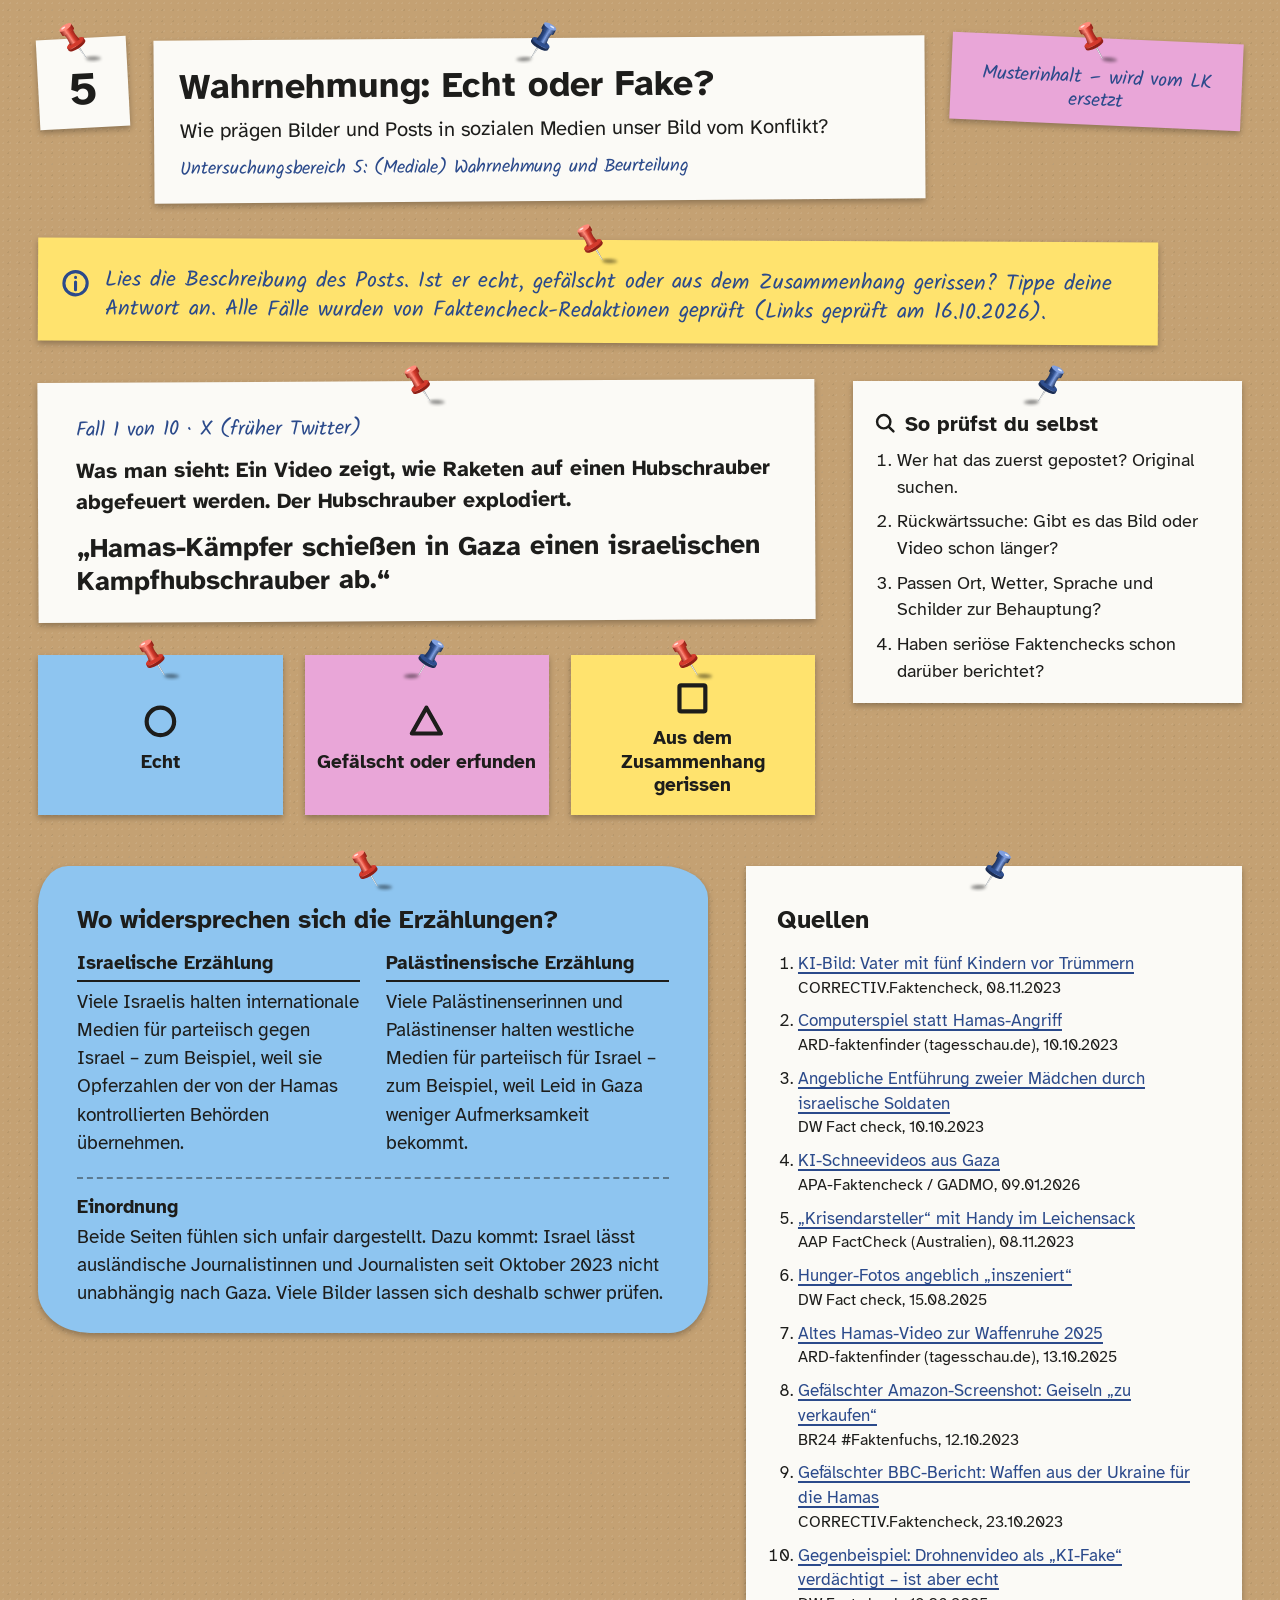
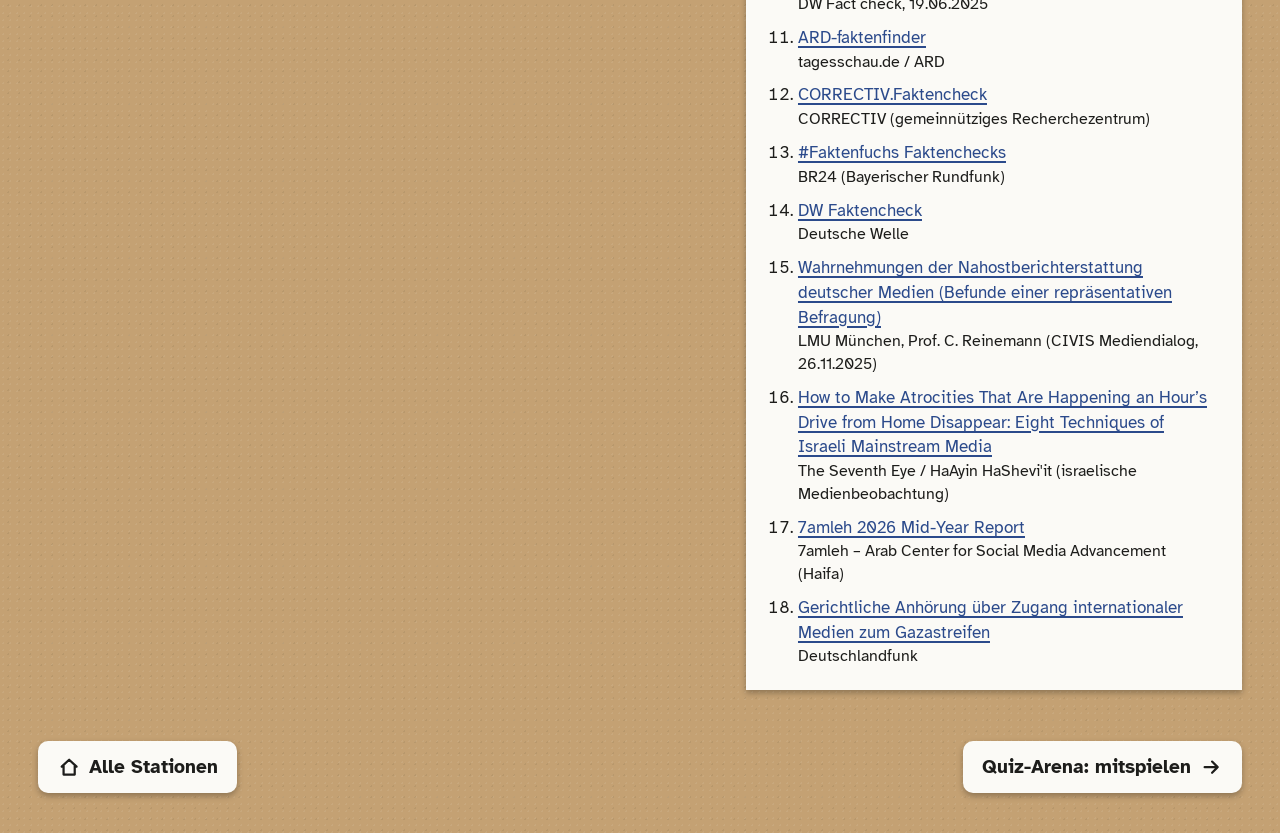
<file: station-5/index.html>
<!doctype html>
<html lang="de">
<head>
<meta charset="utf-8">
<meta name="robots" content="noindex, nofollow">
<meta name="viewport" content="width=device-width, initial-scale=1">
<title>Station 5 – Wahrnehmung: Echt oder Fake?</title>
<meta name="theme-color" content="#c4a173">
<link rel="stylesheet" href="../assets/pinnwand.css">
<link rel="stylesheet" href="station.css">
</head>
<body class="packpapier" data-station="5">
<svg xmlns="http://www.w3.org/2000/svg" style="display:none" aria-hidden="true">
<symbol id="i-kreis" viewBox="0 0 24 24"><circle cx="12" cy="12" r="8.5"/></symbol>
<symbol id="i-dreieck" viewBox="0 0 24 24"><path d="M12 3.5 21 19.5H3Z"/></symbol>
<symbol id="i-quadrat" viewBox="0 0 24 24"><rect x="4" y="4" width="16" height="16" rx="1"/></symbol>
<symbol id="i-raute" viewBox="0 0 24 24"><path d="M12 2.5 21.5 12 12 21.5 2.5 12Z"/></symbol>
<symbol id="i-sechseck" viewBox="0 0 24 24"><path d="M7.5 3.5h9L21 12l-4.5 8.5h-9L3 12Z"/></symbol>
<symbol id="i-haken" viewBox="0 0 24 24"><path d="m4.5 12.5 5 5 10-11"/></symbol>
<symbol id="i-kreuz" viewBox="0 0 24 24"><path d="M6 6l12 12M18 6 6 18"/></symbol>
<symbol id="i-pfeil-hoch" viewBox="0 0 24 24"><path d="M12 19V5M6 11l6-6 6 6"/></symbol>
<symbol id="i-pfeil-runter" viewBox="0 0 24 24"><path d="M12 5v14M6 13l6 6 6-6"/></symbol>
<symbol id="i-neu" viewBox="0 0 24 24"><path d="M20 12a8 8 0 1 1-2.34-5.66M20 4v5h-5"/></symbol>
<symbol id="i-extern" viewBox="0 0 24 24"><path d="M14 4h6v6M20 4l-9 9M18 14v5a1 1 0 0 1-1 1H5a1 1 0 0 1-1-1V7a1 1 0 0 1 1-1h5"/></symbol>
<symbol id="i-stift" viewBox="0 0 24 24"><path d="m4 20 4-1 11-11-3-3L5 16Z M14 7l3 3"/></symbol>
<symbol id="i-lupe" viewBox="0 0 24 24"><circle cx="10.5" cy="10.5" r="6.5"/><path d="M15.5 15.5 20 20"/></symbol>
<symbol id="i-zurueck" viewBox="0 0 24 24"><path d="M19 12H5M11 6l-6 6 6 6"/></symbol>
<symbol id="i-weiter" viewBox="0 0 24 24"><path d="M5 12h14M13 6l6 6-6 6"/></symbol>
<symbol id="i-hinweis" viewBox="0 0 24 24"><circle cx="12" cy="12" r="9"/><path d="M12 11v6M12 7.5v.01"/></symbol>
<symbol id="i-download" viewBox="0 0 24 24"><path d="M12 4v11M7 10l5 5 5-5M5 20h14"/></symbol>
<symbol id="i-upload" viewBox="0 0 24 24"><path d="M12 20V9M7 14l5-5 5 5M5 4h14"/></symbol>
<symbol id="i-plus" viewBox="0 0 24 24"><path d="M12 5v14M5 12h14"/></symbol>
<symbol id="i-muell" viewBox="0 0 24 24"><path d="M5 7h14M10 7V4h4v3M7 7l1 13h8l1-13"/></symbol>
<symbol id="i-brille" viewBox="0 0 24 24"><circle cx="6.5" cy="14" r="3.5"/><circle cx="17.5" cy="14" r="3.5"/><path d="M10 14h4M3 14l1.6-7M21 14l-1.6-7"/></symbol>
<symbol id="i-auge" viewBox="0 0 24 24"><path d="M2 12s3.5-7 10-7 10 7 10 7-3.5 7-10 7S2 12 2 12Z"/><circle cx="12" cy="12" r="3"/></symbol>
<symbol id="i-haus" viewBox="0 0 24 24"><path d="M4 11.5 12 4l8 7.5M6 9.5V20h12V9.5"/></symbol>
<symbol id="i-nadel" viewBox="0 0 24 24"><path d="M9 3h6l-1 6 3 3H7l3-3ZM12 12v9"/></symbol>
</svg>

<a class="skip" href="#spiel">Direkt zum Exponat</a>
<div class="wand">
  <header class="kopf">
    <p class="karte nr " aria-label="Station 5">5</p>
    <div class="karte titelkarte nadel-blau">
      <h1 id="titel">Wahrnehmung: Echt oder Fake?</h1>
      <p class="leitfrage" id="leitfrage">Wie prägen Bilder und Posts in sozialen Medien unser Bild vom Konflikt?</p>
      <p class="hand bereich">Untersuchungsbereich 5: (Mediale) Wahrnehmung und Beurteilung</p>
    </div>
    <p class="karte rose muster" id="muster">Musterinhalt – wird vom LK ersetzt</p>
  </header>

  <div class="karte gelb anleitung">
    <svg class="ic" aria-hidden="true" focusable="false"><use href="#i-hinweis"></use></svg>
    <p id="anleitung-text">Lies die Beschreibung des Posts. Ist er echt, gefälscht oder aus dem Zusammenhang gerissen? Tippe deine Antwort an. Alle Fälle wurden von Faktencheck-Redaktionen geprüft (Links geprüft am 16.10.2026).</p>
  </div>

  <main class="spiel" id="spiel" tabindex="-1">
    <p class="karte leer-hinweis">Das Exponat wird geladen …</p>
  </main>

  <div class="unten">
    <section class="karte blau widerspruch" aria-labelledby="h-widerspruch">
      <h2 id="h-widerspruch">Wo widersprechen sich die Erzählungen?</h2>
      <div class="zwei">
        <div><h3>Israelische Erzählung</h3><p id="w-isr"></p></div>
        <div><h3>Palästinensische Erzählung</h3><p id="w-pal"></p></div>
      </div>
      <div class="einordnung" id="w-einordnung-box"><b>Einordnung</b><p id="w-einordnung"></p></div>
    </section>
    <section class="karte quellen nadel-blau" aria-labelledby="h-quellen">
      <h2 id="h-quellen">Quellen</h2>
      <ol id="quellen-liste"></ol>
      <div class="eigene" id="eigene-quelle" hidden></div>
    </section>
  </div>

  <nav class="fuss" aria-label="Weiter">
    <a href="../"><svg class="ic" aria-hidden="true" focusable="false"><use href="#i-haus"></use></svg>Alle Stationen</a>
    <a href="../arena/spielen.html">Quiz-Arena: mitspielen<svg class="ic" aria-hidden="true" focusable="false"><use href="#i-weiter"></use></svg></a>
  </nav>
</div>
<div class="karte meldung" id="meldung" role="status"></div>
<p class="sr-only" id="ansage" aria-live="polite"></p>
<script type="application/json" id="inhalt-fallback">{
 "version": 1,
 "station": 5,
 "typ": "echtoderfake",
 "muster": true,
 "titel": "Wahrnehmung: Echt oder Fake?",
 "leitfrage": "Wie prägen Bilder und Posts in sozialen Medien unser Bild vom Konflikt?",
 "anleitung": "Lies die Beschreibung des Posts. Ist er echt, gefälscht oder aus dem Zusammenhang gerissen? Tippe deine Antwort an. Alle Fälle wurden von Faktencheck-Redaktionen geprüft (Links geprüft am 16.10.2026).",
 "faelle": [
  {
   "plattform": "X und Facebook",
   "beschreibung": "Ein Bild zeigt einen Vater, der in Gaza fünf Kinder auf einmal durch Trümmer trägt. Es wurde hunderttausendfach geteilt – sogar von einer Botschaft.",
   "behauptung": "„So sieht der Alltag in Gaza aus.“",
   "urteil": "gefaelscht",
   "aufloesung": "Das Bild ist kein Foto, sondern mit Künstlicher Intelligenz erzeugt. Wichtig: Es gibt viele echte Belege für Leid und Zerstörung in Gaza – dieses Bild gehört nicht dazu.",
   "pruefer": "CORRECTIV.Faktencheck",
   "url": "https://correctiv.org/faktencheck/2023/11/08/dieses-bild-von-einem-mann-mit-fuenf-kindern-in-gaza-wurde-mit-kuenstlicher-intelligenz-generiert/",
   "datum": "08.11.2023"
  },
  {
   "plattform": "X (früher Twitter)",
   "beschreibung": "Ein Video zeigt, wie Raketen auf einen Hubschrauber abgefeuert werden. Der Hubschrauber explodiert.",
   "behauptung": "„Hamas-Kämpfer schießen in Gaza einen israelischen Kampfhubschrauber ab.“",
   "urteil": "kontext",
   "aufloesung": "Die Szene stammt aus dem Computerspiel „Arma 3“ – nicht aus Gaza.",
   "pruefer": "ARD-faktenfinder (tagesschau.de)",
   "url": "https://www.tagesschau.de/faktenfinder/israel-hamas-fakes-100.html",
   "datum": "10.10.2023"
  },
  {
   "plattform": "X und TikTok",
   "beschreibung": "Ein Video zeigt zwei kleine Mädchen, die weinend mit bewaffneten Uniformierten sprechen.",
   "behauptung": "„Israelische Soldaten entführen im Oktober 2023 zwei palästinensische Mädchen.“",
   "urteil": "kontext",
   "aufloesung": "Das Video ist echt, aber von Mai 2021 aus Jerusalem: Die Mädchen bitten Polizisten, ihren Bruder nicht festzunehmen. Mit dem Gaza-Krieg hat es nichts zu tun.",
   "pruefer": "DW Fact check",
   "url": "https://dw.com/en/fact-check-fake-videos-circulating-over-hamas-attack-on-israel/a-67058015",
   "datum": "10.10.2023"
  },
  {
   "plattform": "TikTok und Instagram",
   "beschreibung": "Kurze Videos zeigen frierende Kinder und alte Menschen im dichten Schneetreiben in Gaza (Winter 2025/26).",
   "behauptung": "„Schneesturm in Gaza – die Menschen erfrieren in Zelten.“",
   "urteil": "gefaelscht",
   "aufloesung": "Die Clips sind mit KI erzeugt: Wind und Fahnen wehen in verschiedene Richtungen, und in Gaza war es kaum kälter als 10 °C. Echte Unwetter mit Sturm und Regen gab es dort aber.",
   "pruefer": "APA-Faktencheck / GADMO",
   "url": "https://gadmo.eu/apa-faktencheck-ki-schnee-videos-aus-gaza-sollen-emotionen-schren/",
   "datum": "09.01.2026"
  },
  {
   "plattform": "X (früher Twitter)",
   "beschreibung": "Ein Foto zeigt ein Kind in einem weißen Sack, das dabei auf ein Handy schaut.",
   "behauptung": "„Palästinenser spielen Tote – alles nur Theater (#Pallywood).“",
   "urteil": "kontext",
   "aufloesung": "Das Foto zeigt ein Kind im Halloween-Kostüm bei einem Wettbewerb in Thailand. Es wurde schon 2022 gepostet – fast ein Jahr vor dem 7. Oktober 2023.",
   "pruefer": "AAP FactCheck (Australien)",
   "url": "https://www.aap.com.au/factcheck/gaza-crisis-actor-is-actually-thai-child-in-halloween-costume/",
   "datum": "08.11.2023"
  },
  {
   "plattform": "Instagram",
   "beschreibung": "Ein offizieller Account des israelischen Außenministeriums stellt zwei Fotos von Menschen mit leeren Töpfen in Gaza nebeneinander.",
   "behauptung": "„Das Foto ist gestellt – gemachte Gefühle.“",
   "urteil": "echt",
   "aufloesung": "Die Fotos sind echt und zeigen nicht dieselbe Szene: andere Menschen, andere Töpfe, andere Fotografen. Die Behauptung „inszeniert“ ist falsch.",
   "pruefer": "DW Fact check",
   "url": "https://www.dw.com/en/fact-check-gaza-famine-photos-not-staged/a-73626929",
   "datum": "15.08.2025"
  },
  {
   "plattform": "X (früher Twitter)",
   "beschreibung": "Ein Video zeigt uniformierte Hamas-Kämpfer auf Pick-ups. Es wird kurz nach Beginn der Waffenruhe im Oktober 2025 geteilt.",
   "behauptung": "„Jetzt, wo Waffenstillstand ist, hat die Hamas plötzlich ihre Uniformen gefunden.“",
   "urteil": "kontext",
   "aufloesung": "Das Video ist alt: Es stammt vom Januar 2025 und zeigt eine Szene vor einer Geiselübergabe bei der damaligen Waffenruhe.",
   "pruefer": "ARD-faktenfinder (tagesschau.de)",
   "url": "https://www.tagesschau.de/faktenfinder/israel-gaza-fakes-100.html",
   "datum": "13.10.2025"
  },
  {
   "plattform": "X und Telegram",
   "beschreibung": "Ein Screenshot sieht aus wie eine Seite des ägyptischen Amazon-Shops.",
   "behauptung": "„Dort werden israelische Geiseln der Hamas zum Kauf angeboten.“",
   "urteil": "gefaelscht",
   "aufloesung": "Der Screenshot ist eine Fotomontage. Amazon hat geprüft: Solche Angebote gab es nicht.",
   "pruefer": "BR24 #Faktenfuchs",
   "url": "https://www.br.de/nachrichten/netzwelt/faktenfuchs-bilder-und-videos-aus-israel-im-check,TsTIhO6",
   "datum": "12.10.2023"
  },
  {
   "plattform": "Telegram und X",
   "beschreibung": "Ein Video sieht aus wie ein Bericht der BBC und beruft sich auf das Recherche-Netzwerk Bellingcat.",
   "behauptung": "„Die Ukraine hat westliche Waffen an die Hamas geliefert.“",
   "urteil": "gefaelscht",
   "aufloesung": "Diesen Bericht gibt es nicht – BBC und Bellingcat nennen das Video eine Fälschung. Verbreitet haben es prorussische Kanäle: Ein dritter Akteur nutzt den Nahost-Krieg für eigene Ziele.",
   "pruefer": "CORRECTIV.Faktencheck",
   "url": "https://correctiv.org/faktencheck/2023/10/23/ukraine-hamas-gefaelschter-bbc-bericht-bellingcat-bestaetigte-keinen-waffenschmuggel/",
   "datum": "23.10.2023"
  },
  {
   "plattform": "X (früher Twitter)",
   "beschreibung": "Ein graues, unscharfes Drohnenvideo zeigt ein riesiges Gebiet mit zerstörten Häusern in Gaza. Über 9 Millionen Aufrufe – viele schreiben: „Das ist doch KI!“",
   "behauptung": "„Das Video ist ein KI-Fake.“",
   "urteil": "echt",
   "aufloesung": "Das Video ist echt: Es zeigt das Flüchtlingslager Jabaliya, stammt von einem Fotografen vor Ort und wird durch Satellitenbilder bestätigt. Nicht alles, was verdächtig aussieht, ist gefälscht.",
   "pruefer": "DW Fact check",
   "url": "https://dw.com/en/fact-check-viral-drone-video-of-gaza-destruction-is-real/a-72968972",
   "datum": "19.06.2025"
  }
 ],
 "tipps": [
  "Wer hat das zuerst gepostet? Original suchen.",
  "Rückwärtssuche: Gibt es das Bild oder Video schon länger?",
  "Passen Ort, Wetter, Sprache und Schilder zur Behauptung?",
  "Haben seriöse Faktenchecks schon darüber berichtet?"
 ],
 "widerspruch": {
  "israelisch": "Viele Israelis halten internationale Medien für parteiisch gegen Israel – zum Beispiel, weil sie Opferzahlen der von der Hamas kontrollierten Behörden übernehmen.",
  "palaestinensisch": "Viele Palästinenserinnen und Palästinenser halten westliche Medien für parteiisch für Israel – zum Beispiel, weil Leid in Gaza weniger Aufmerksamkeit bekommt.",
  "einordnung": "Beide Seiten fühlen sich unfair dargestellt. Dazu kommt: Israel lässt ausländische Journalistinnen und Journalisten seit Oktober 2023 nicht unabhängig nach Gaza. Viele Bilder lassen sich deshalb schwer prüfen."
 },
 "quellen": [
  {
   "titel": "KI-Bild: Vater mit fünf Kindern vor Trümmern",
   "herausgeber": "CORRECTIV.Faktencheck",
   "url": "https://correctiv.org/faktencheck/2023/11/08/dieses-bild-von-einem-mann-mit-fuenf-kindern-in-gaza-wurde-mit-kuenstlicher-intelligenz-generiert/",
   "datum": "08.11.2023"
  },
  {
   "titel": "Computerspiel statt Hamas-Angriff",
   "herausgeber": "ARD-faktenfinder (tagesschau.de)",
   "url": "https://www.tagesschau.de/faktenfinder/israel-hamas-fakes-100.html",
   "datum": "10.10.2023"
  },
  {
   "titel": "Angebliche Entführung zweier Mädchen durch israelische Soldaten",
   "herausgeber": "DW Fact check",
   "url": "https://dw.com/en/fact-check-fake-videos-circulating-over-hamas-attack-on-israel/a-67058015",
   "datum": "10.10.2023"
  },
  {
   "titel": "KI-Schneevideos aus Gaza",
   "herausgeber": "APA-Faktencheck / GADMO",
   "url": "https://gadmo.eu/apa-faktencheck-ki-schnee-videos-aus-gaza-sollen-emotionen-schren/",
   "datum": "09.01.2026"
  },
  {
   "titel": "„Krisendarsteller“ mit Handy im Leichensack",
   "herausgeber": "AAP FactCheck (Australien)",
   "url": "https://www.aap.com.au/factcheck/gaza-crisis-actor-is-actually-thai-child-in-halloween-costume/",
   "datum": "08.11.2023"
  },
  {
   "titel": "Hunger-Fotos angeblich „inszeniert“",
   "herausgeber": "DW Fact check",
   "url": "https://www.dw.com/en/fact-check-gaza-famine-photos-not-staged/a-73626929",
   "datum": "15.08.2025"
  },
  {
   "titel": "Altes Hamas-Video zur Waffenruhe 2025",
   "herausgeber": "ARD-faktenfinder (tagesschau.de)",
   "url": "https://www.tagesschau.de/faktenfinder/israel-gaza-fakes-100.html",
   "datum": "13.10.2025"
  },
  {
   "titel": "Gefälschter Amazon-Screenshot: Geiseln „zu verkaufen“",
   "herausgeber": "BR24 #Faktenfuchs",
   "url": "https://www.br.de/nachrichten/netzwelt/faktenfuchs-bilder-und-videos-aus-israel-im-check,TsTIhO6",
   "datum": "12.10.2023"
  },
  {
   "titel": "Gefälschter BBC-Bericht: Waffen aus der Ukraine für die Hamas",
   "herausgeber": "CORRECTIV.Faktencheck",
   "url": "https://correctiv.org/faktencheck/2023/10/23/ukraine-hamas-gefaelschter-bbc-bericht-bellingcat-bestaetigte-keinen-waffenschmuggel/",
   "datum": "23.10.2023"
  },
  {
   "titel": "Gegenbeispiel: Drohnenvideo als „KI-Fake“ verdächtigt – ist aber echt",
   "herausgeber": "DW Fact check",
   "url": "https://dw.com/en/fact-check-viral-drone-video-of-gaza-destruction-is-real/a-72968972",
   "datum": "19.06.2025"
  },
  {
   "titel": "ARD-faktenfinder",
   "herausgeber": "tagesschau.de / ARD",
   "url": "https://www.tagesschau.de/faktenfinder",
   "datum": ""
  },
  {
   "titel": "CORRECTIV.Faktencheck",
   "herausgeber": "CORRECTIV (gemeinnütziges Recherchezentrum)",
   "url": "https://correctiv.org/faktencheck/",
   "datum": ""
  },
  {
   "titel": "#Faktenfuchs Faktenchecks",
   "herausgeber": "BR24 (Bayerischer Rundfunk)",
   "url": "https://www.br.de/nachrichten/faktenfuchs-faktencheck,QzSIzl3",
   "datum": ""
  },
  {
   "titel": "DW Faktencheck",
   "herausgeber": "Deutsche Welle",
   "url": "https://www.dw.com/de/faktencheck/t-56578552",
   "datum": ""
  },
  {
   "titel": "Wahrnehmungen der Nahostberichterstattung deutscher Medien (Befunde einer repräsentativen Befragung)",
   "herausgeber": "LMU München, Prof. C. Reinemann (CIVIS Mediendialog, 26.11.2025)",
   "url": "https://www.civismedia.eu/wp-content/uploads/2025/11/Erste-Befunde-Medienvertrauen-Nahost-II-Reinemann-LMU_.pdf",
   "datum": ""
  },
  {
   "titel": "How to Make Atrocities That Are Happening an Hour’s Drive from Home Disappear: Eight Techniques of Israeli Mainstream Media",
   "herausgeber": "The Seventh Eye / HaAyin HaShevi'it (israelische Medienbeobachtung)",
   "url": "https://the7eye.org.il/560629",
   "datum": ""
  },
  {
   "titel": "7amleh 2026 Mid-Year Report",
   "herausgeber": "7amleh – Arab Center for Social Media Advancement (Haifa)",
   "url": "https://7amleh.org/mid26/en/",
   "datum": ""
  },
  {
   "titel": "Gerichtliche Anhörung über Zugang internationaler Medien zum Gazastreifen",
   "herausgeber": "Deutschlandfunk",
   "url": "https://www.deutschlandfunk.de/gerichtliche-anhoerung-ueber-zugang-internationaler-medien-zum-gazastreifen-geplant-102.html",
   "datum": ""
  }
 ],
 "eigeneQuelle": {
  "titel": "",
  "url": "",
  "begruendung": ""
 }
}</script>
<script src="common.js"></script>
<script src="station.js"></script>
</body>
</html>
</file>
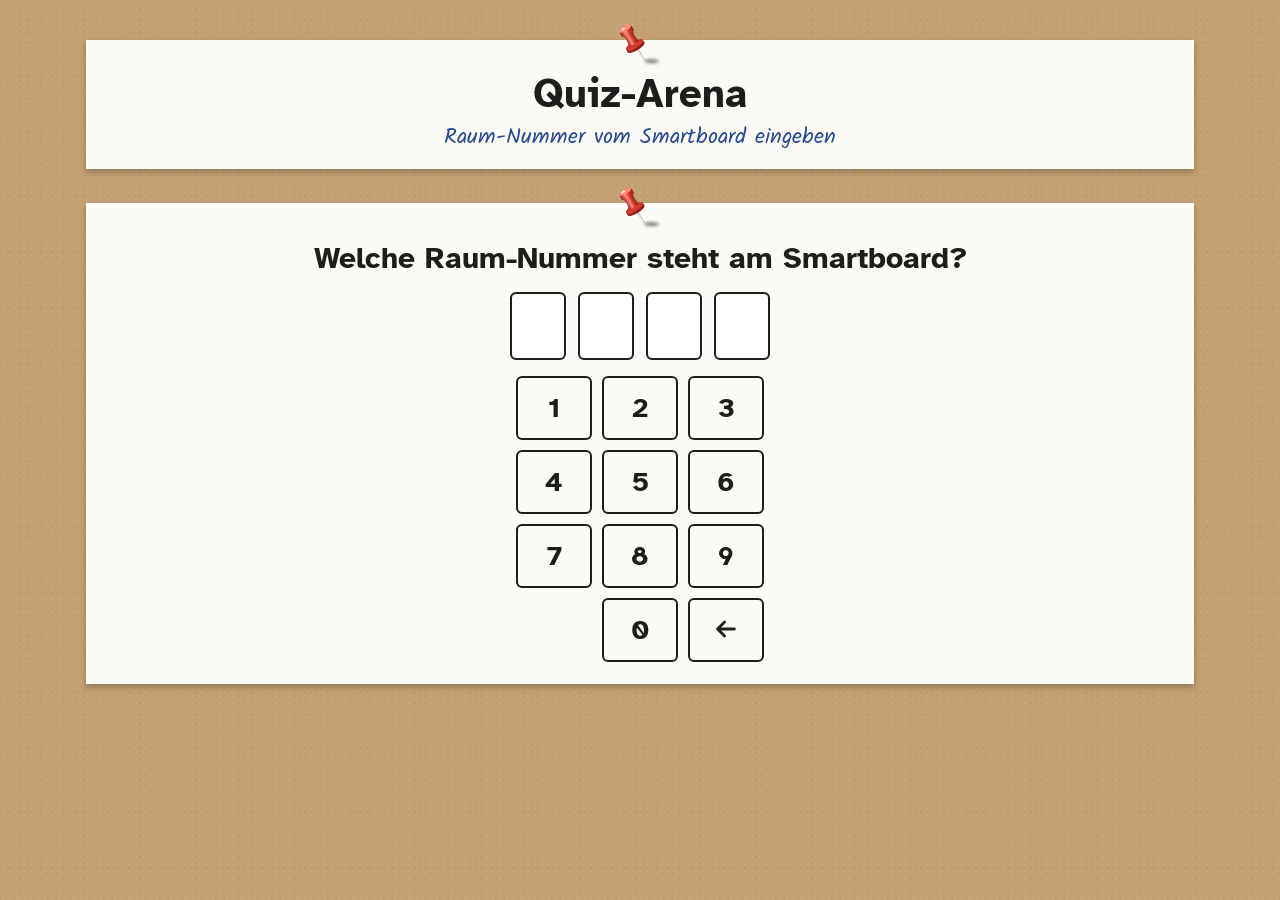
<file: arena/spielen.html>
<!doctype html>
<html lang="de">
<head>
<meta charset="utf-8">
<meta name="viewport" content="width=device-width, initial-scale=1, viewport-fit=cover">
<title>Mitspielen – Quiz-Arena Nahost</title>
<meta name="robots" content="noindex, nofollow">
<meta name="theme-color" content="#c4a173">
<link rel="stylesheet" href="../assets/pinnwand.css">
<link rel="stylesheet" href="arena.css">
</head>
<body class="spieler packpapier">
<main class="sp-wrap">
  <header class="karte sp-kopf" id="sp-kopf">
    <p class="sp-name" id="sp-name">Quiz-Arena</p>
    <div class="sp-zeile">
      <span class="hand" id="sp-unterzeile">Konfliktanalyse Nahost</span>
      <button type="button" class="knopf leise" id="sp-wuerfeln" hidden>neu würfeln</button>
    </div>
  </header>
  <section class="sp-screen" id="sp-screen" aria-live="polite"></section>
</main>
<script src="common.js"></script>
<script src="player.js"></script>
</body>
</html>
</file>
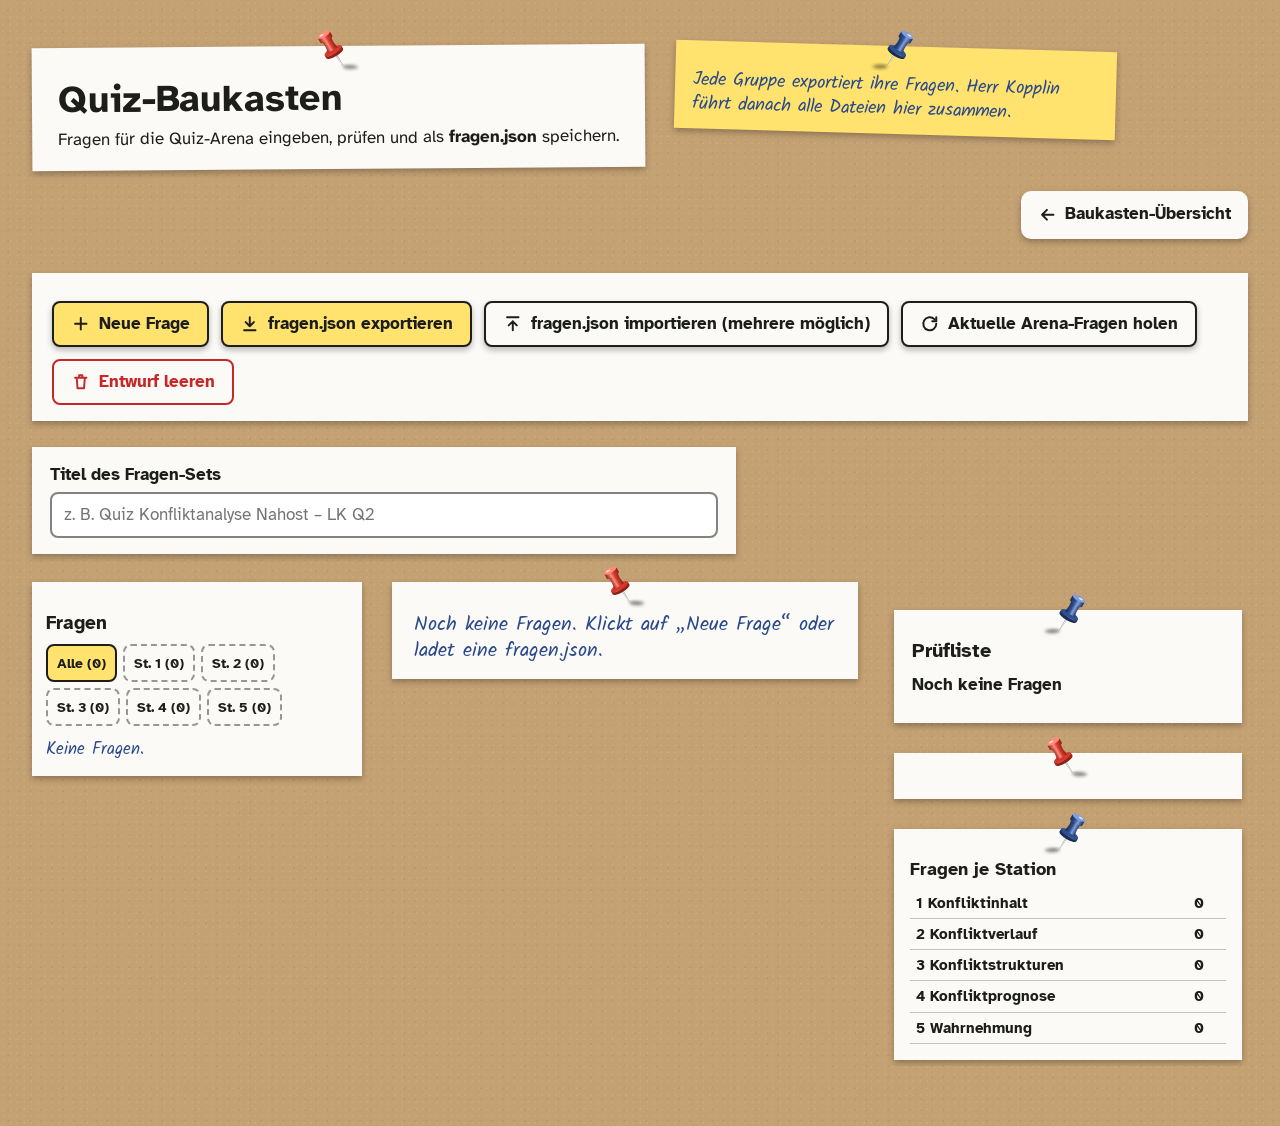
<file: baukasten/quiz.html>
<!doctype html>
<html lang="de">
<head>
<meta charset="utf-8">
<meta name="viewport" content="width=device-width, initial-scale=1">
<meta name="robots" content="noindex, nofollow">
<title>Quiz-Baukasten – Nahost-Ausstellung</title>
<link rel="stylesheet" href="../assets/pinnwand.css">
<link rel="stylesheet" href="baukasten.css">
</head>
<body class="packpapier">
<svg xmlns="http://www.w3.org/2000/svg" style="display:none" aria-hidden="true">
<symbol id="i-kreis" viewBox="0 0 24 24"><circle cx="12" cy="12" r="8.5"/></symbol>
<symbol id="i-dreieck" viewBox="0 0 24 24"><path d="M12 3.5 21 19.5H3Z"/></symbol>
<symbol id="i-quadrat" viewBox="0 0 24 24"><rect x="4" y="4" width="16" height="16" rx="1"/></symbol>
<symbol id="i-raute" viewBox="0 0 24 24"><path d="M12 2.5 21.5 12 12 21.5 2.5 12Z"/></symbol>
<symbol id="i-sechseck" viewBox="0 0 24 24"><path d="M7.5 3.5h9L21 12l-4.5 8.5h-9L3 12Z"/></symbol>
<symbol id="i-haken" viewBox="0 0 24 24"><path d="m4.5 12.5 5 5 10-11"/></symbol>
<symbol id="i-kreuz" viewBox="0 0 24 24"><path d="M6 6l12 12M18 6 6 18"/></symbol>
<symbol id="i-pfeil-hoch" viewBox="0 0 24 24"><path d="M12 19V5M6 11l6-6 6 6"/></symbol>
<symbol id="i-pfeil-runter" viewBox="0 0 24 24"><path d="M12 5v14M6 13l6 6 6-6"/></symbol>
<symbol id="i-neu" viewBox="0 0 24 24"><path d="M20 12a8 8 0 1 1-2.34-5.66M20 4v5h-5"/></symbol>
<symbol id="i-extern" viewBox="0 0 24 24"><path d="M14 4h6v6M20 4l-9 9M18 14v5a1 1 0 0 1-1 1H5a1 1 0 0 1-1-1V7a1 1 0 0 1 1-1h5"/></symbol>
<symbol id="i-stift" viewBox="0 0 24 24"><path d="m4 20 4-1 11-11-3-3L5 16Z M14 7l3 3"/></symbol>
<symbol id="i-lupe" viewBox="0 0 24 24"><circle cx="10.5" cy="10.5" r="6.5"/><path d="M15.5 15.5 20 20"/></symbol>
<symbol id="i-zurueck" viewBox="0 0 24 24"><path d="M19 12H5M11 6l-6 6 6 6"/></symbol>
<symbol id="i-weiter" viewBox="0 0 24 24"><path d="M5 12h14M13 6l6 6-6 6"/></symbol>
<symbol id="i-hinweis" viewBox="0 0 24 24"><circle cx="12" cy="12" r="9"/><path d="M12 11v6M12 7.5v.01"/></symbol>
<symbol id="i-download" viewBox="0 0 24 24"><path d="M12 4v11M7 10l5 5 5-5M5 20h14"/></symbol>
<symbol id="i-upload" viewBox="0 0 24 24"><path d="M12 20V9M7 14l5-5 5 5M5 4h14"/></symbol>
<symbol id="i-plus" viewBox="0 0 24 24"><path d="M12 5v14M5 12h14"/></symbol>
<symbol id="i-muell" viewBox="0 0 24 24"><path d="M5 7h14M10 7V4h4v3M7 7l1 13h8l1-13"/></symbol>
<symbol id="i-brille" viewBox="0 0 24 24"><circle cx="6.5" cy="14" r="3.5"/><circle cx="17.5" cy="14" r="3.5"/><path d="M10 14h4M3 14l1.6-7M21 14l-1.6-7"/></symbol>
<symbol id="i-auge" viewBox="0 0 24 24"><path d="M2 12s3.5-7 10-7 10 7 10 7-3.5 7-10 7S2 12 2 12Z"/><circle cx="12" cy="12" r="3"/></symbol>
<symbol id="i-haus" viewBox="0 0 24 24"><path d="M4 11.5 12 4l8 7.5M6 9.5V20h12V9.5"/></symbol>
<symbol id="i-nadel" viewBox="0 0 24 24"><path d="M9 3h6l-1 6 3 3H7l3-3ZM12 12v9"/></symbol>
</svg>

<div class="bk-wand">
  <header class="bk-kopf">
    <div class="karte bk-titel"><h1 id="editor-titel">Quiz-Baukasten</h1><p>Fragen für die Quiz-Arena eingeben, prüfen und als <b>fragen.json</b> speichern.</p></div>
    <p class="karte gelb notiz nadel-blau">Jede Gruppe exportiert ihre Fragen. Herr Kopplin führt danach alle Dateien hier zusammen.</p>
    <a class="zurueck" href="./"><svg class="ic" aria-hidden="true" focusable="false"><use href="#i-zurueck"></use></svg>Baukasten-Übersicht</a>
  </header>
  <div class="karte werkzeug ohne-nadel">
    <button type="button" class="knopf haupt" id="neu"><svg class="ic" aria-hidden="true"><use href="#i-plus"></use></svg>Neue Frage</button>
    <button type="button" class="knopf haupt" id="export"><svg class="ic" aria-hidden="true"><use href="#i-download"></use></svg>fragen.json exportieren</button>
    <label class="knopf datei-knopf"><svg class="ic" aria-hidden="true"><use href="#i-upload"></use></svg>fragen.json importieren (mehrere möglich)<input type="file" id="datei" accept=".json,application/json" multiple></label>
    <button type="button" class="knopf" id="arena-laden"><svg class="ic" aria-hidden="true"><use href="#i-neu"></use></svg>Aktuelle Arena-Fragen holen</button>
    <button type="button" class="knopf leise warnung" id="leeren"><svg class="ic" aria-hidden="true"><use href="#i-muell"></use></svg>Entwurf leeren</button>
    <p class="status" id="speicherstatus" aria-live="polite"></p>
  </div>
  <div class="aktion-meldung" id="aktion-meldung" role="status"></div>
  <div class="feld karte ohne-nadel" style="padding:16px 18px;margin-bottom:28px;max-width:44rem">
    <label for="titel-feld">Titel des Fragen-Sets</label>
    <input type="text" id="titel-feld" placeholder="z. B. Quiz Konfliktanalyse Nahost – LK Q2">
  </div>
  <div class="quiz-raster">
    <nav class="karte fragenliste ohne-nadel" aria-labelledby="h-liste">
      <h2 id="h-liste">Fragen</h2>
      <div class="filter" id="filter" role="group" aria-label="Nach Station filtern"></div>
      <ol class="fl" id="fl"></ol>
    </nav>
    <div id="frage-form" class="formular"></div>
    <aside class="seitenleiste" aria-label="Prüfung und Vorschau">
      <section class="karte pruef nadel-blau" aria-labelledby="h-pruef"><h2 id="h-pruef">Prüfliste</h2><div id="pruefliste"></div></section>
      <section class="karte vorschau-karte" id="vorschau-box" aria-live="polite"></section>
      <section class="karte statistik nadel-blau" id="statistik"></section>
    </aside>
  </div>

</div>
<script src="../arena/fragen-eingebettet.js"></script>
<script src="quiz.js"></script>
</body>
</html>
</file>
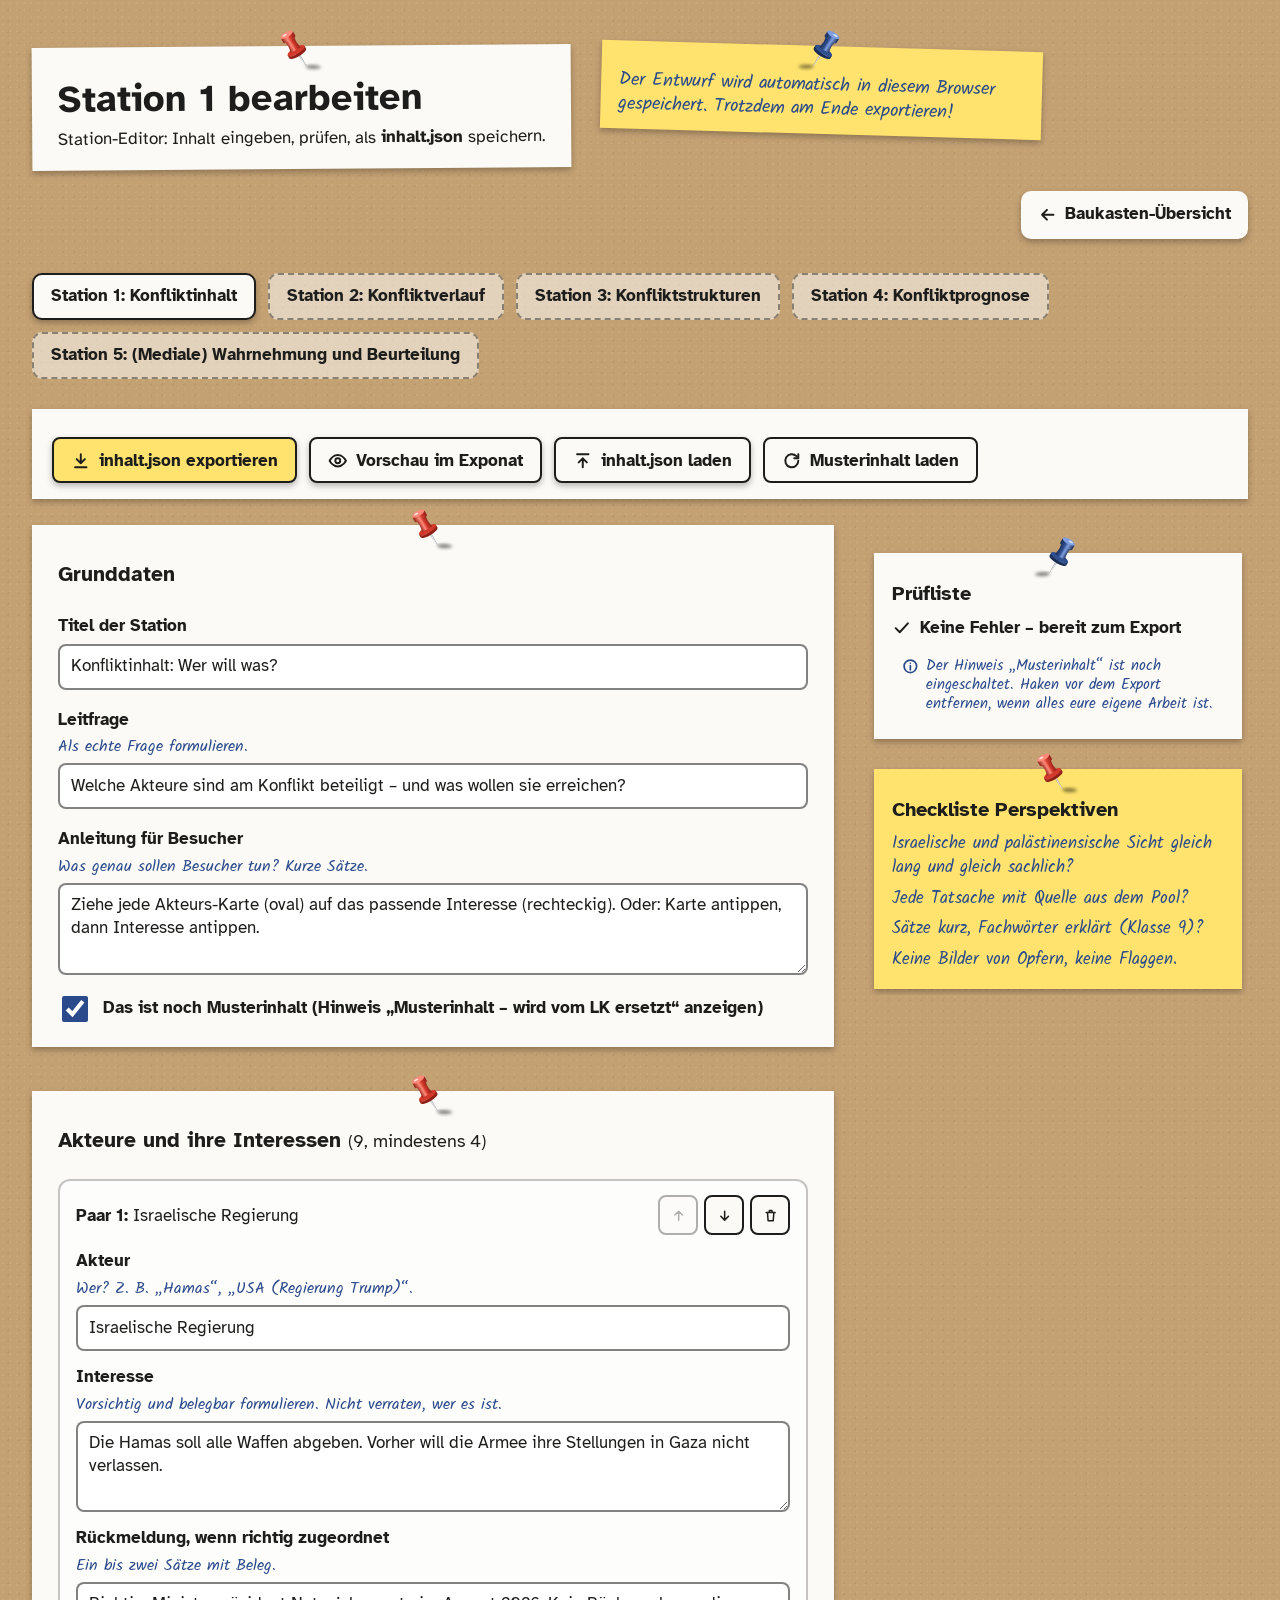
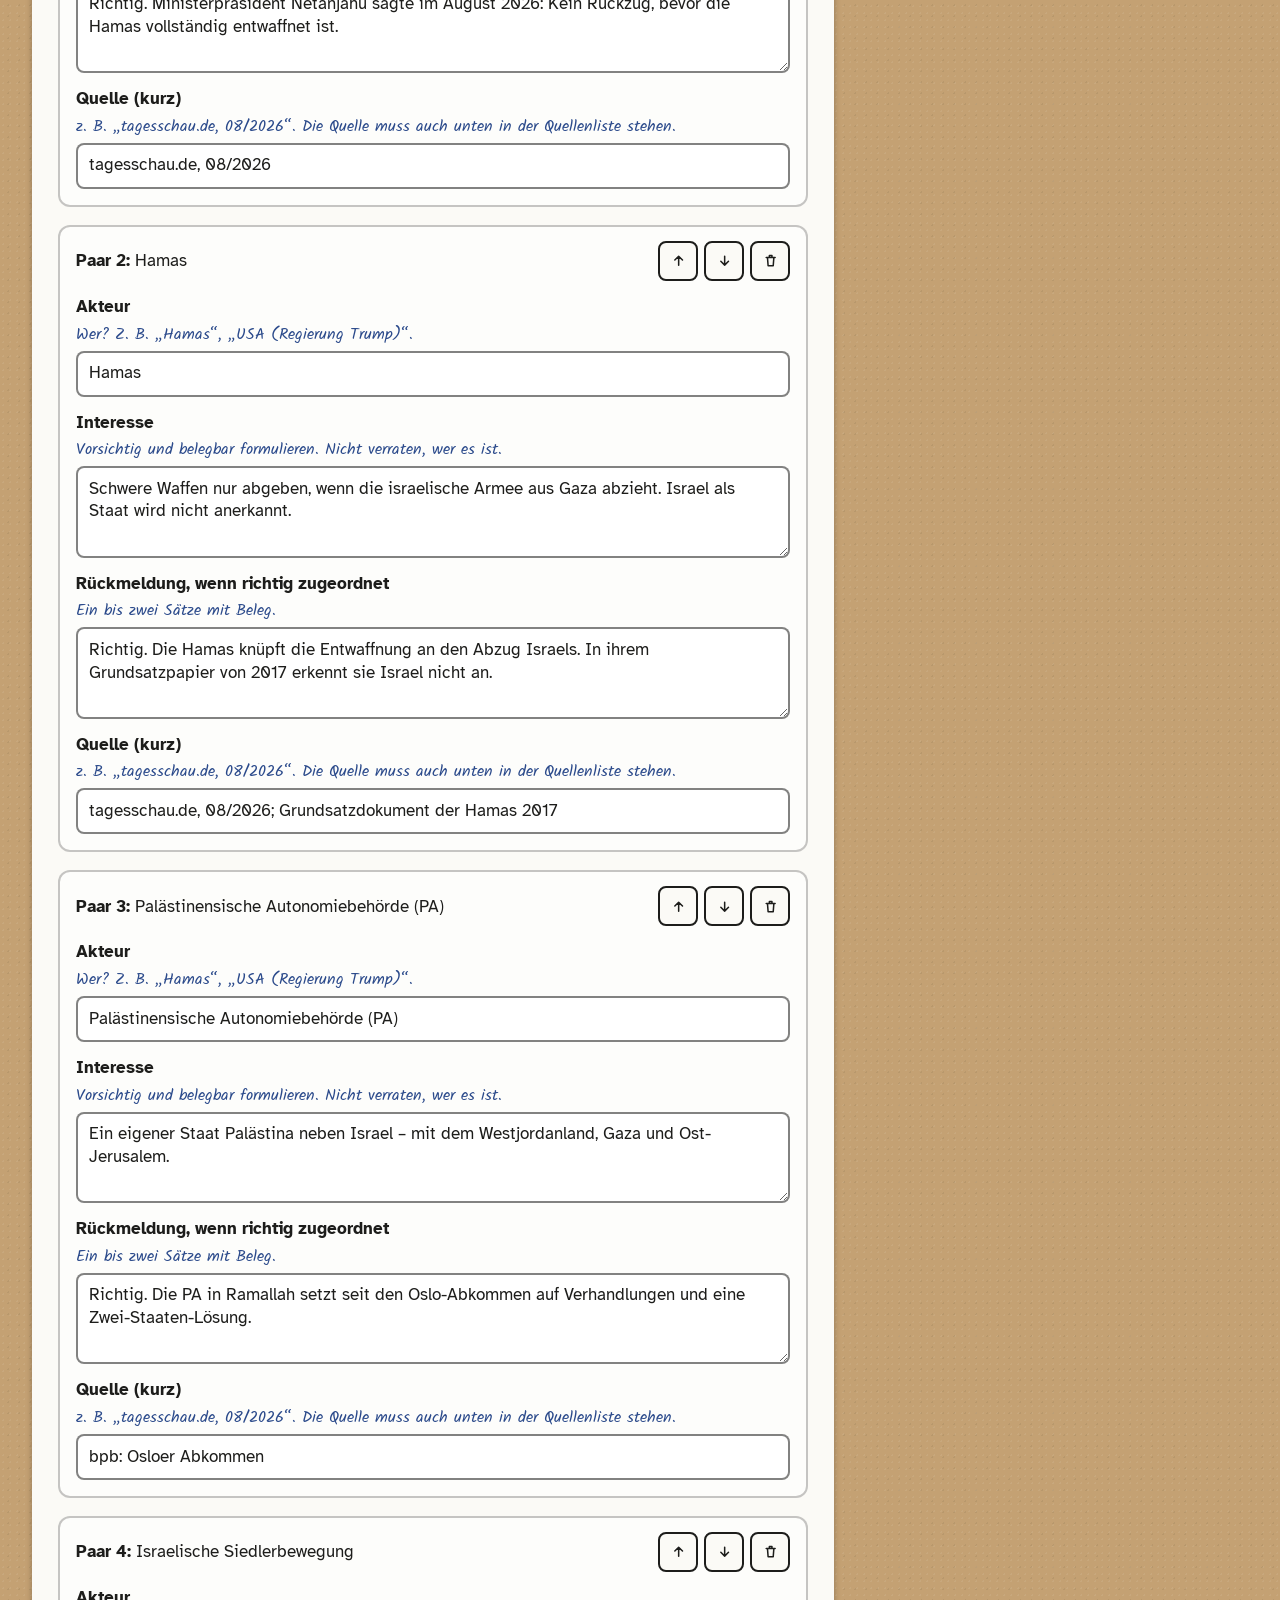
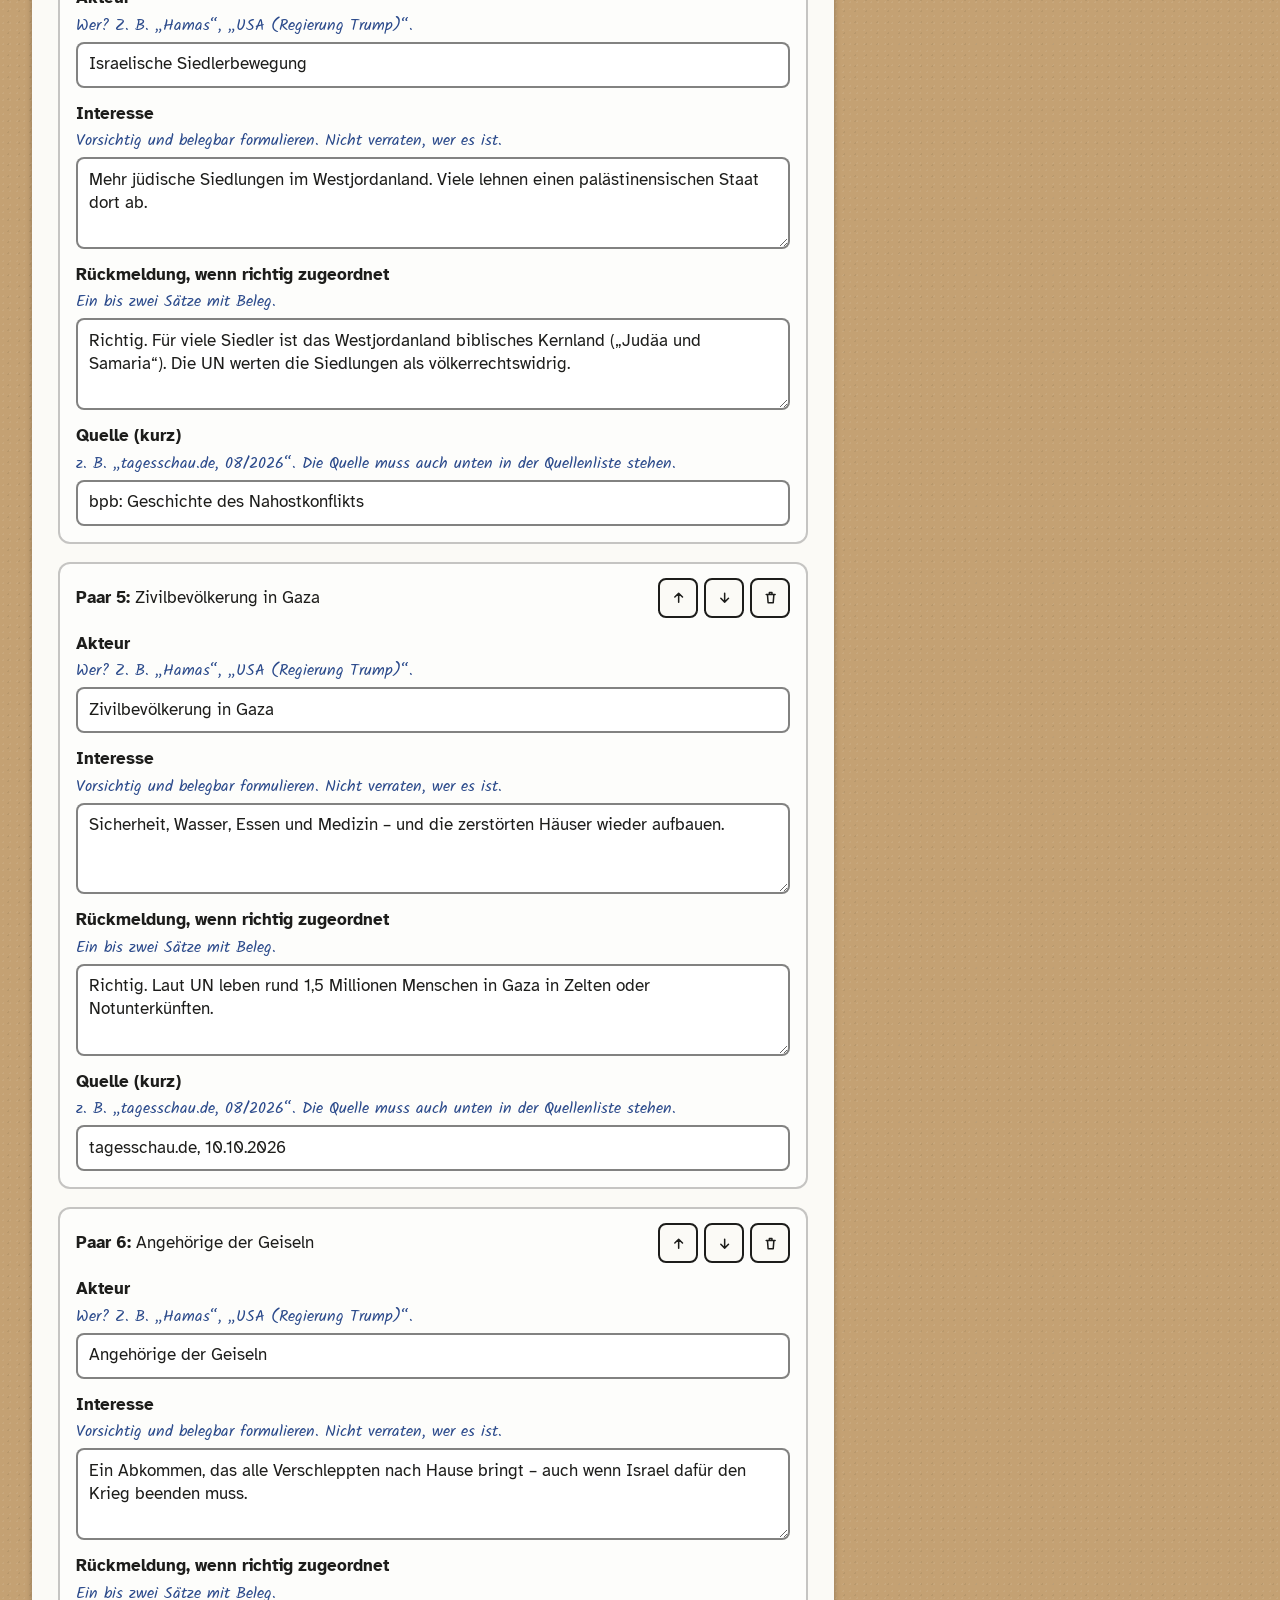
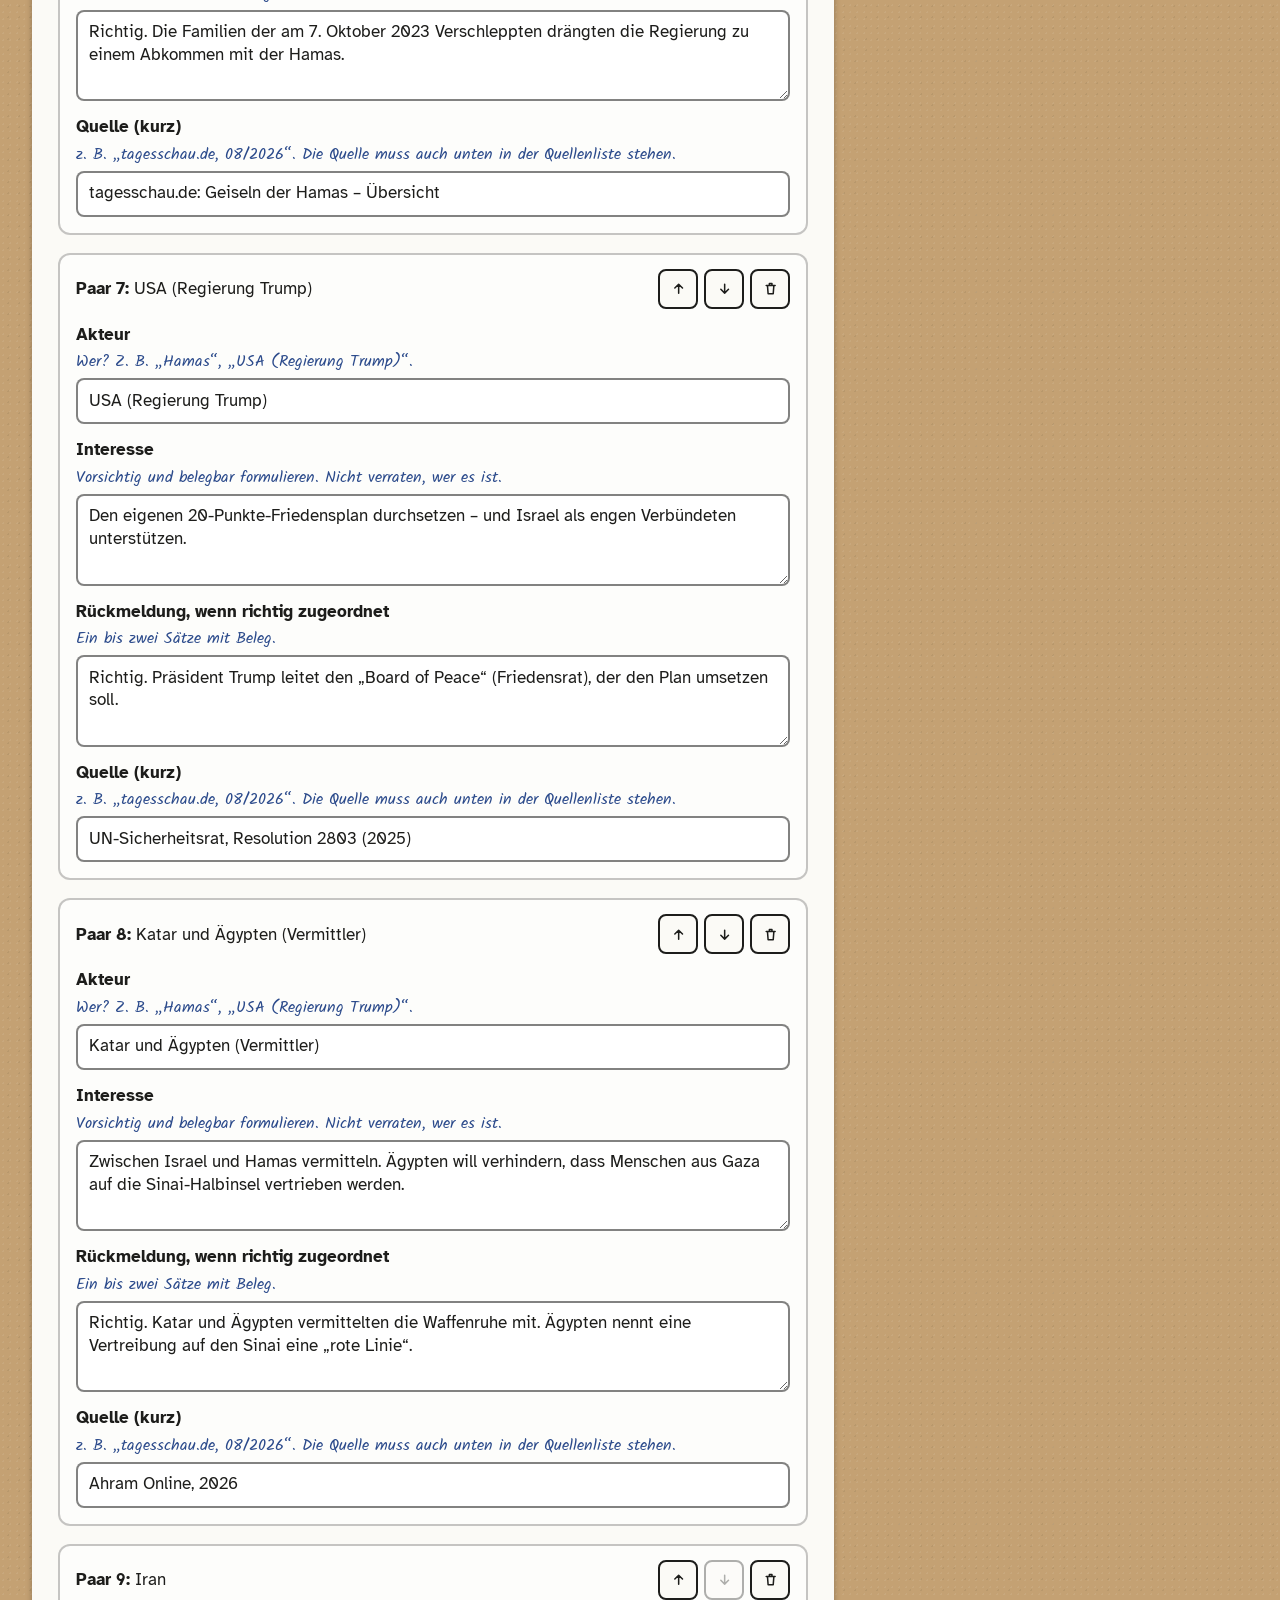
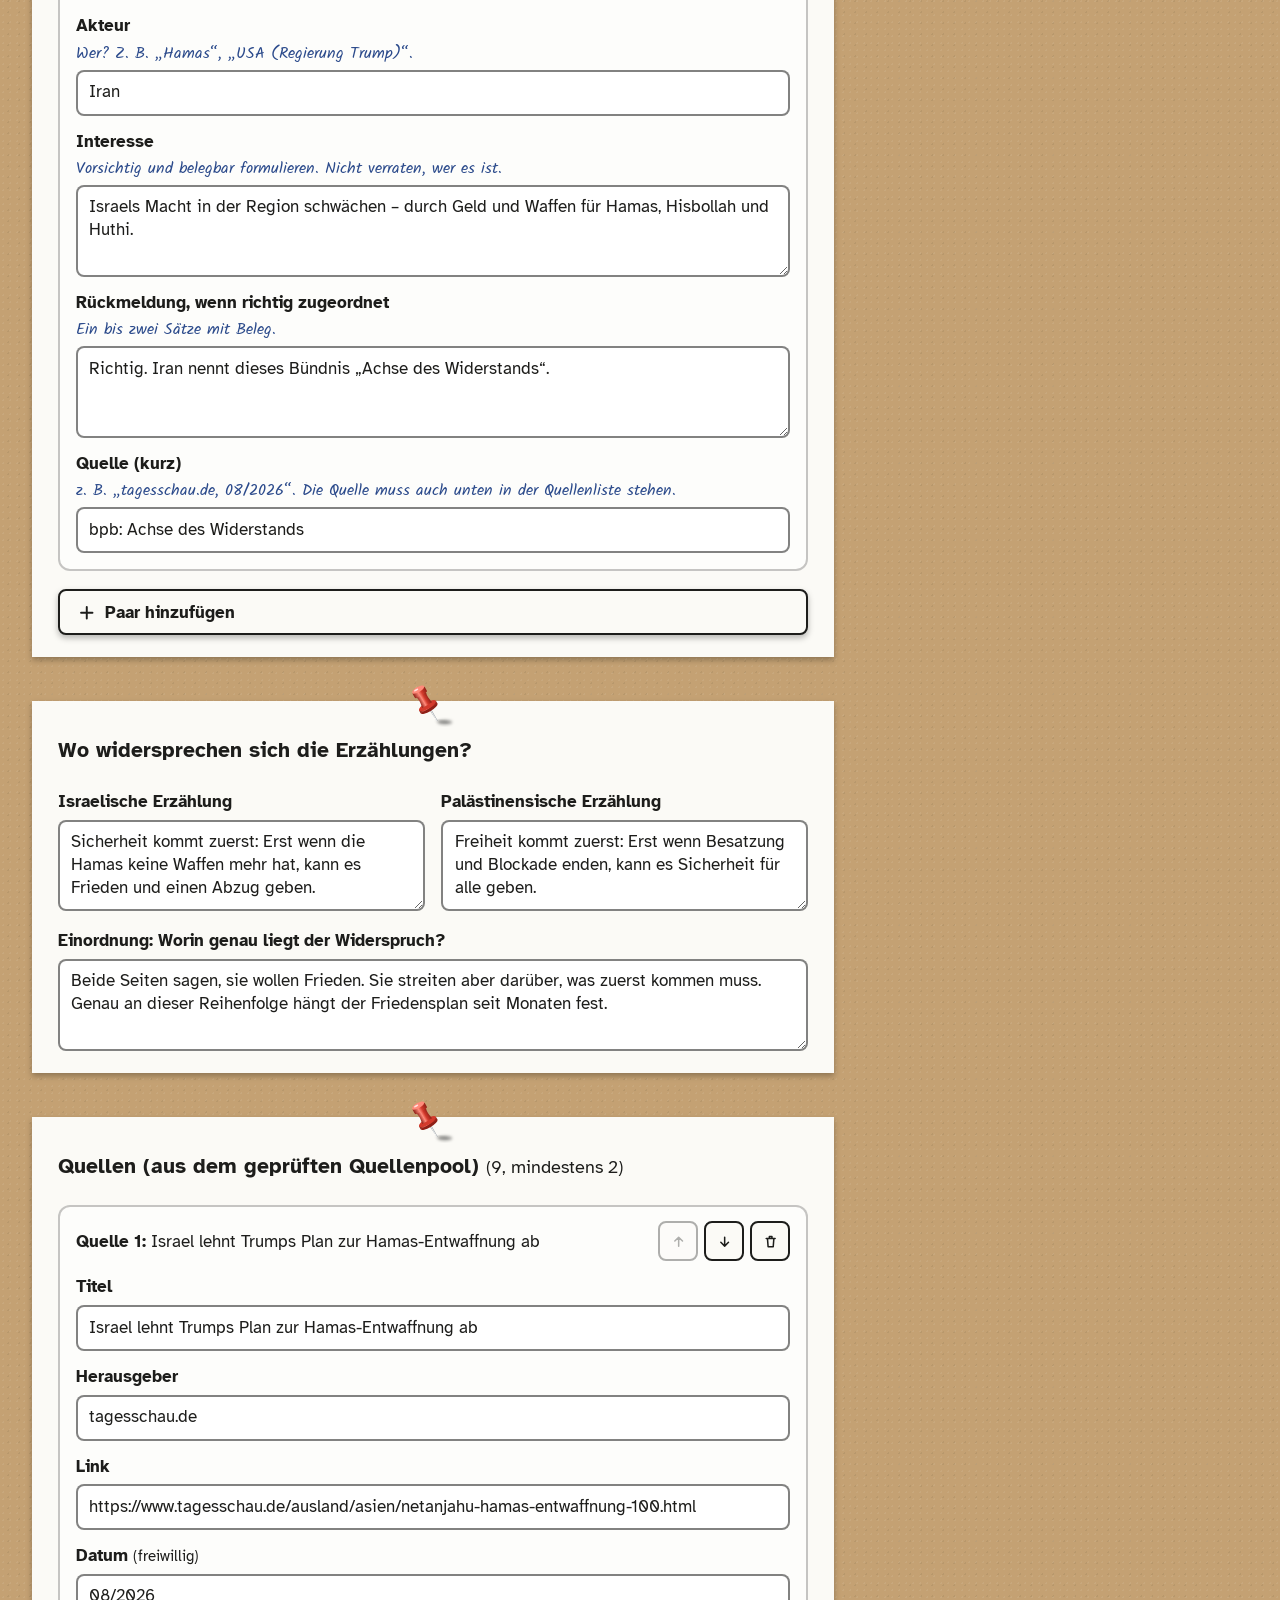
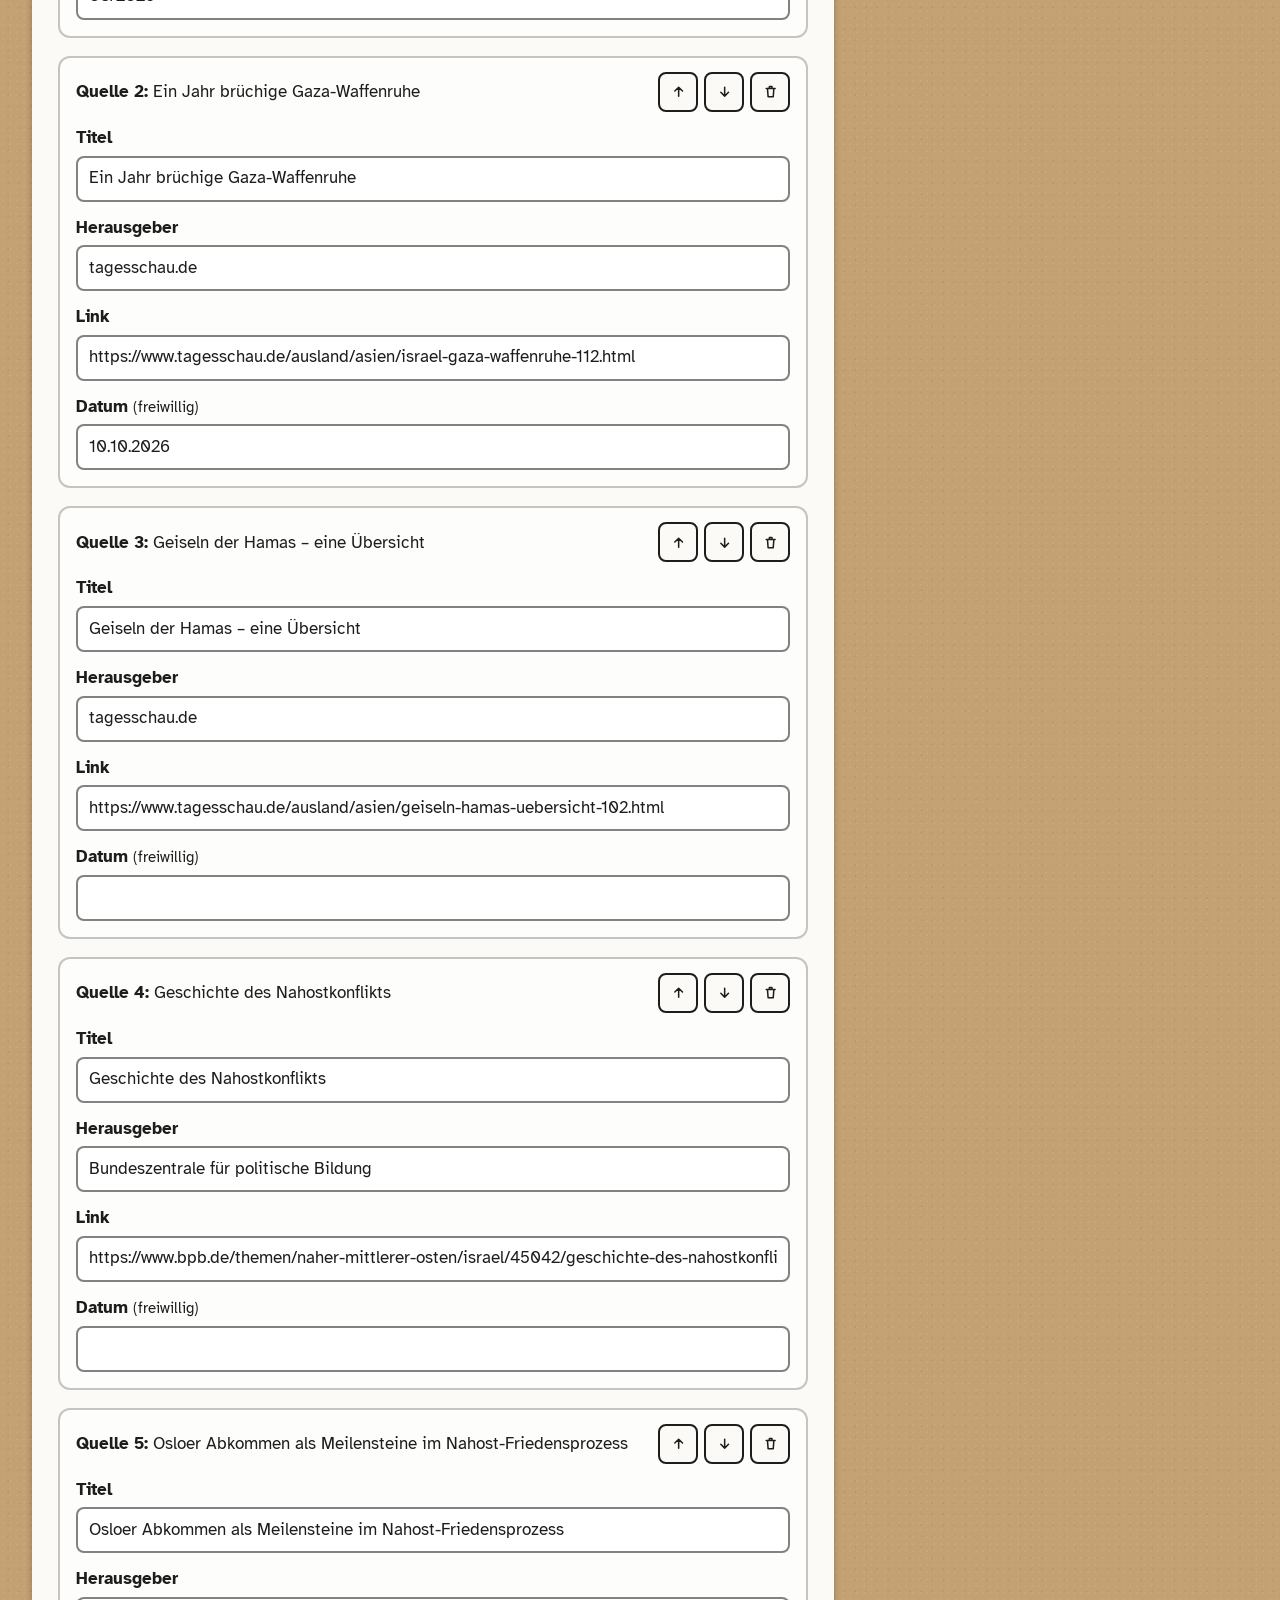
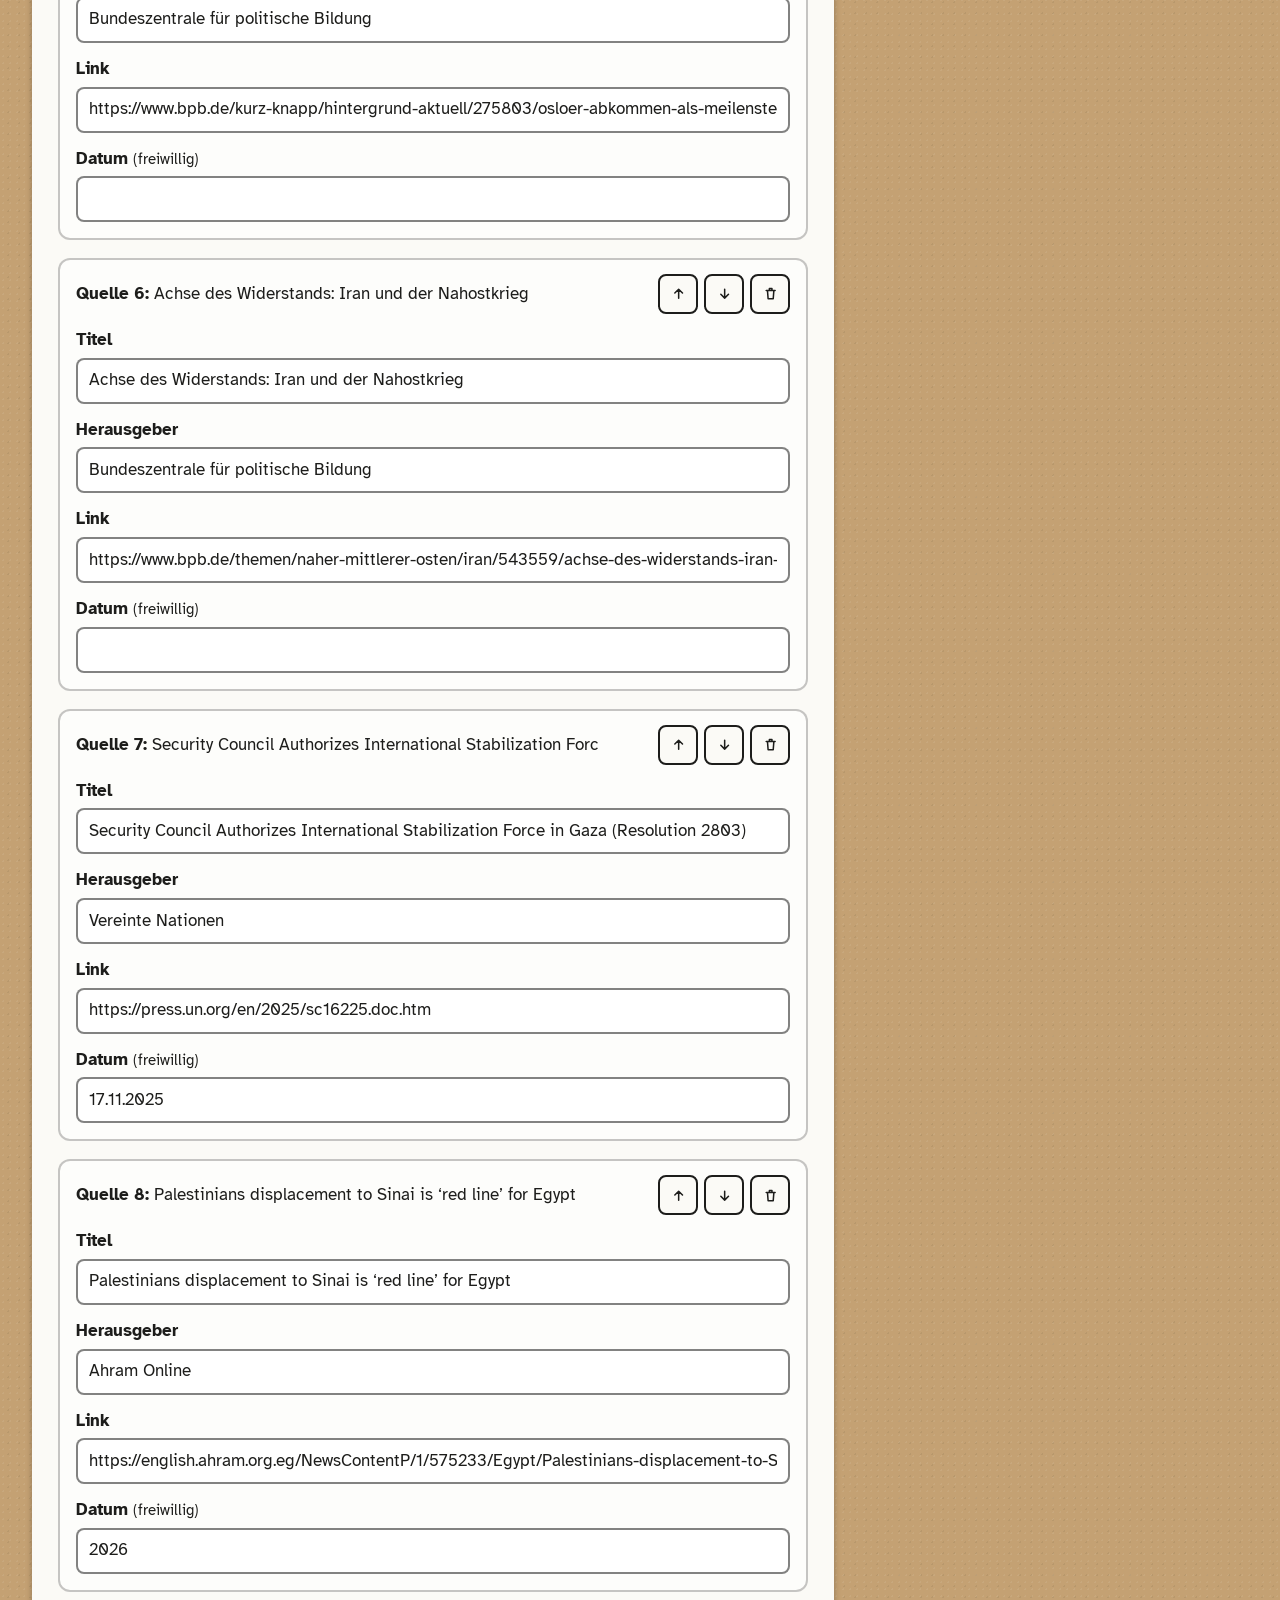
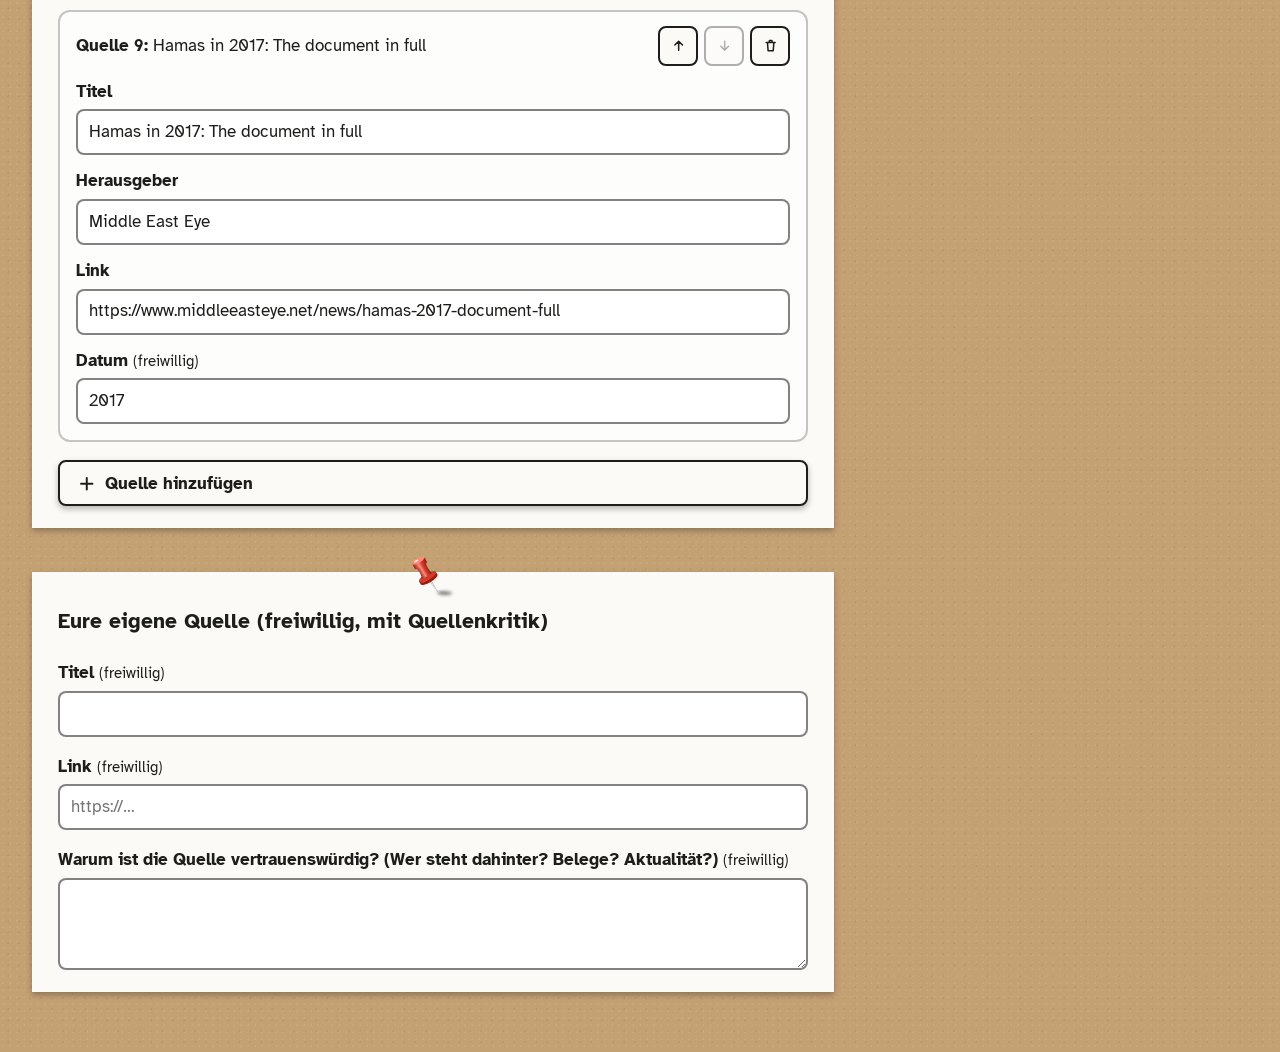
<file: baukasten/station.html>
<!doctype html>
<html lang="de">
<head>
<meta charset="utf-8">
<meta name="viewport" content="width=device-width, initial-scale=1">
<meta name="robots" content="noindex, nofollow">
<title>Baukasten – Station</title>
<link rel="stylesheet" href="../assets/pinnwand.css">
<link rel="stylesheet" href="baukasten.css">
</head>
<body class="packpapier">
<svg xmlns="http://www.w3.org/2000/svg" style="display:none" aria-hidden="true">
<symbol id="i-kreis" viewBox="0 0 24 24"><circle cx="12" cy="12" r="8.5"/></symbol>
<symbol id="i-dreieck" viewBox="0 0 24 24"><path d="M12 3.5 21 19.5H3Z"/></symbol>
<symbol id="i-quadrat" viewBox="0 0 24 24"><rect x="4" y="4" width="16" height="16" rx="1"/></symbol>
<symbol id="i-raute" viewBox="0 0 24 24"><path d="M12 2.5 21.5 12 12 21.5 2.5 12Z"/></symbol>
<symbol id="i-sechseck" viewBox="0 0 24 24"><path d="M7.5 3.5h9L21 12l-4.5 8.5h-9L3 12Z"/></symbol>
<symbol id="i-haken" viewBox="0 0 24 24"><path d="m4.5 12.5 5 5 10-11"/></symbol>
<symbol id="i-kreuz" viewBox="0 0 24 24"><path d="M6 6l12 12M18 6 6 18"/></symbol>
<symbol id="i-pfeil-hoch" viewBox="0 0 24 24"><path d="M12 19V5M6 11l6-6 6 6"/></symbol>
<symbol id="i-pfeil-runter" viewBox="0 0 24 24"><path d="M12 5v14M6 13l6 6 6-6"/></symbol>
<symbol id="i-neu" viewBox="0 0 24 24"><path d="M20 12a8 8 0 1 1-2.34-5.66M20 4v5h-5"/></symbol>
<symbol id="i-extern" viewBox="0 0 24 24"><path d="M14 4h6v6M20 4l-9 9M18 14v5a1 1 0 0 1-1 1H5a1 1 0 0 1-1-1V7a1 1 0 0 1 1-1h5"/></symbol>
<symbol id="i-stift" viewBox="0 0 24 24"><path d="m4 20 4-1 11-11-3-3L5 16Z M14 7l3 3"/></symbol>
<symbol id="i-lupe" viewBox="0 0 24 24"><circle cx="10.5" cy="10.5" r="6.5"/><path d="M15.5 15.5 20 20"/></symbol>
<symbol id="i-zurueck" viewBox="0 0 24 24"><path d="M19 12H5M11 6l-6 6 6 6"/></symbol>
<symbol id="i-weiter" viewBox="0 0 24 24"><path d="M5 12h14M13 6l6 6-6 6"/></symbol>
<symbol id="i-hinweis" viewBox="0 0 24 24"><circle cx="12" cy="12" r="9"/><path d="M12 11v6M12 7.5v.01"/></symbol>
<symbol id="i-download" viewBox="0 0 24 24"><path d="M12 4v11M7 10l5 5 5-5M5 20h14"/></symbol>
<symbol id="i-upload" viewBox="0 0 24 24"><path d="M12 20V9M7 14l5-5 5 5M5 4h14"/></symbol>
<symbol id="i-plus" viewBox="0 0 24 24"><path d="M12 5v14M5 12h14"/></symbol>
<symbol id="i-muell" viewBox="0 0 24 24"><path d="M5 7h14M10 7V4h4v3M7 7l1 13h8l1-13"/></symbol>
<symbol id="i-brille" viewBox="0 0 24 24"><circle cx="6.5" cy="14" r="3.5"/><circle cx="17.5" cy="14" r="3.5"/><path d="M10 14h4M3 14l1.6-7M21 14l-1.6-7"/></symbol>
<symbol id="i-auge" viewBox="0 0 24 24"><path d="M2 12s3.5-7 10-7 10 7 10 7-3.5 7-10 7S2 12 2 12Z"/><circle cx="12" cy="12" r="3"/></symbol>
<symbol id="i-haus" viewBox="0 0 24 24"><path d="M4 11.5 12 4l8 7.5M6 9.5V20h12V9.5"/></symbol>
<symbol id="i-nadel" viewBox="0 0 24 24"><path d="M9 3h6l-1 6 3 3H7l3-3ZM12 12v9"/></symbol>
</svg>

<div class="bk-wand">
  <header class="bk-kopf">
    <div class="karte bk-titel"><h1 id="editor-titel">Station bearbeiten</h1><p>Station-Editor: Inhalt eingeben, prüfen, als <b>inhalt.json</b> speichern.</p></div>
    <p class="karte gelb notiz nadel-blau">Der Entwurf wird automatisch in diesem Browser gespeichert. Trotzdem am Ende exportieren!</p>
    <a class="zurueck" href="./"><svg class="ic" aria-hidden="true" focusable="false"><use href="#i-zurueck"></use></svg>Baukasten-Übersicht</a>
  </header>
  <nav aria-label="Station wählen"><ul class="stationswahl"><li><a href="station.html?nr=1" data-nr="1">Station 1: Konfliktinhalt</a></li><li><a href="station.html?nr=2" data-nr="2">Station 2: Konfliktverlauf</a></li><li><a href="station.html?nr=3" data-nr="3">Station 3: Konfliktstrukturen</a></li><li><a href="station.html?nr=4" data-nr="4">Station 4: Konfliktprognose</a></li><li><a href="station.html?nr=5" data-nr="5">Station 5: (Mediale) Wahrnehmung und Beurteilung</a></li></ul></nav>
  <div class="karte werkzeug ohne-nadel">
    <button type="button" class="knopf haupt" id="export"><svg class="ic" aria-hidden="true"><use href="#i-download"></use></svg>inhalt.json exportieren</button>
    <button type="button" class="knopf" id="vorschau"><svg class="ic" aria-hidden="true"><use href="#i-auge"></use></svg>Vorschau im Exponat</button>
    <label class="knopf datei-knopf"><svg class="ic" aria-hidden="true"><use href="#i-upload"></use></svg>inhalt.json laden<input type="file" id="datei" accept=".json,application/json"></label>
    <button type="button" class="knopf leise" id="muster-laden"><svg class="ic" aria-hidden="true"><use href="#i-neu"></use></svg>Musterinhalt laden</button>
    <p class="status" id="speicherstatus" aria-live="polite"></p>
  </div>
  <div class="aktion-meldung" id="aktion-meldung" role="status"></div>
  <div class="editor">
    <form id="formular" class="formular" novalidate onsubmit="return false"></form>
    <aside class="seitenleiste" aria-label="Prüfliste">
      <section class="karte pruef nadel-blau"><h2>Prüfliste</h2><div id="pruefliste"></div></section>
      <section class="karte gelb pruef"><h2>Checkliste Perspektiven</h2>
        <ul class="hand" style="list-style:none;padding:0;display:grid;gap:6px;color:var(--tinte)">
          <li>Israelische und palästinensische Sicht gleich lang und gleich sachlich?</li>
          <li>Jede Tatsache mit Quelle aus dem Pool?</li>
          <li>Sätze kurz, Fachwörter erklärt (Klasse 9)?</li>
          <li>Keine Bilder von Opfern, keine Flaggen.</li>
        </ul></section>
    </aside>
  </div>

</div>
<script type="application/json" id="muster-1">{
 "version": 1,
 "station": 1,
 "typ": "zuordnen",
 "muster": true,
 "titel": "Konfliktinhalt: Wer will was?",
 "leitfrage": "Welche Akteure sind am Konflikt beteiligt – und was wollen sie erreichen?",
 "anleitung": "Ziehe jede Akteurs-Karte (oval) auf das passende Interesse (rechteckig). Oder: Karte antippen, dann Interesse antippen.",
 "paare": [
  {
   "akteur": "Israelische Regierung",
   "interesse": "Die Hamas soll alle Waffen abgeben. Vorher will die Armee ihre Stellungen in Gaza nicht verlassen.",
   "rueckmeldung": "Richtig. Ministerpräsident Netanjahu sagte im August 2026: Kein Rückzug, bevor die Hamas vollständig entwaffnet ist.",
   "quelle": "tagesschau.de, 08/2026"
  },
  {
   "akteur": "Hamas",
   "interesse": "Schwere Waffen nur abgeben, wenn die israelische Armee aus Gaza abzieht. Israel als Staat wird nicht anerkannt.",
   "rueckmeldung": "Richtig. Die Hamas knüpft die Entwaffnung an den Abzug Israels. In ihrem Grundsatzpapier von 2017 erkennt sie Israel nicht an.",
   "quelle": "tagesschau.de, 08/2026; Grundsatzdokument der Hamas 2017"
  },
  {
   "akteur": "Palästinensische Autonomiebehörde (PA)",
   "interesse": "Ein eigener Staat Palästina neben Israel – mit dem Westjordanland, Gaza und Ost-Jerusalem.",
   "rueckmeldung": "Richtig. Die PA in Ramallah setzt seit den Oslo-Abkommen auf Verhandlungen und eine Zwei-Staaten-Lösung.",
   "quelle": "bpb: Osloer Abkommen"
  },
  {
   "akteur": "Israelische Siedlerbewegung",
   "interesse": "Mehr jüdische Siedlungen im Westjordanland. Viele lehnen einen palästinensischen Staat dort ab.",
   "rueckmeldung": "Richtig. Für viele Siedler ist das Westjordanland biblisches Kernland („Judäa und Samaria“). Die UN werten die Siedlungen als völkerrechtswidrig.",
   "quelle": "bpb: Geschichte des Nahostkonflikts"
  },
  {
   "akteur": "Zivilbevölkerung in Gaza",
   "interesse": "Sicherheit, Wasser, Essen und Medizin – und die zerstörten Häuser wieder aufbauen.",
   "rueckmeldung": "Richtig. Laut UN leben rund 1,5 Millionen Menschen in Gaza in Zelten oder Notunterkünften.",
   "quelle": "tagesschau.de, 10.10.2026"
  },
  {
   "akteur": "Angehörige der Geiseln",
   "interesse": "Ein Abkommen, das alle Verschleppten nach Hause bringt – auch wenn Israel dafür den Krieg beenden muss.",
   "rueckmeldung": "Richtig. Die Familien der am 7. Oktober 2023 Verschleppten drängten die Regierung zu einem Abkommen mit der Hamas.",
   "quelle": "tagesschau.de: Geiseln der Hamas – Übersicht"
  },
  {
   "akteur": "USA (Regierung Trump)",
   "interesse": "Den eigenen 20-Punkte-Friedensplan durchsetzen – und Israel als engen Verbündeten unterstützen.",
   "rueckmeldung": "Richtig. Präsident Trump leitet den „Board of Peace“ (Friedensrat), der den Plan umsetzen soll.",
   "quelle": "UN-Sicherheitsrat, Resolution 2803 (2025)"
  },
  {
   "akteur": "Katar und Ägypten (Vermittler)",
   "interesse": "Zwischen Israel und Hamas vermitteln. Ägypten will verhindern, dass Menschen aus Gaza auf die Sinai-Halbinsel vertrieben werden.",
   "rueckmeldung": "Richtig. Katar und Ägypten vermittelten die Waffenruhe mit. Ägypten nennt eine Vertreibung auf den Sinai eine „rote Linie“.",
   "quelle": "Ahram Online, 2026"
  },
  {
   "akteur": "Iran",
   "interesse": "Israels Macht in der Region schwächen – durch Geld und Waffen für Hamas, Hisbollah und Huthi.",
   "rueckmeldung": "Richtig. Iran nennt dieses Bündnis „Achse des Widerstands“.",
   "quelle": "bpb: Achse des Widerstands"
  }
 ],
 "widerspruch": {
  "israelisch": "Sicherheit kommt zuerst: Erst wenn die Hamas keine Waffen mehr hat, kann es Frieden und einen Abzug geben.",
  "palaestinensisch": "Freiheit kommt zuerst: Erst wenn Besatzung und Blockade enden, kann es Sicherheit für alle geben.",
  "einordnung": "Beide Seiten sagen, sie wollen Frieden. Sie streiten aber darüber, was zuerst kommen muss. Genau an dieser Reihenfolge hängt der Friedensplan seit Monaten fest."
 },
 "quellen": [
  {
   "titel": "Israel lehnt Trumps Plan zur Hamas-Entwaffnung ab",
   "herausgeber": "tagesschau.de",
   "url": "https://www.tagesschau.de/ausland/asien/netanjahu-hamas-entwaffnung-100.html",
   "datum": "08/2026"
  },
  {
   "titel": "Ein Jahr brüchige Gaza-Waffenruhe",
   "herausgeber": "tagesschau.de",
   "url": "https://www.tagesschau.de/ausland/asien/israel-gaza-waffenruhe-112.html",
   "datum": "10.10.2026"
  },
  {
   "titel": "Geiseln der Hamas – eine Übersicht",
   "herausgeber": "tagesschau.de",
   "url": "https://www.tagesschau.de/ausland/asien/geiseln-hamas-uebersicht-102.html",
   "datum": ""
  },
  {
   "titel": "Geschichte des Nahostkonflikts",
   "herausgeber": "Bundeszentrale für politische Bildung",
   "url": "https://www.bpb.de/themen/naher-mittlerer-osten/israel/45042/geschichte-des-nahostkonflikts/",
   "datum": ""
  },
  {
   "titel": "Osloer Abkommen als Meilensteine im Nahost-Friedensprozess",
   "herausgeber": "Bundeszentrale für politische Bildung",
   "url": "https://www.bpb.de/kurz-knapp/hintergrund-aktuell/275803/osloer-abkommen-als-meilensteine-im-nahost-friedensprozess/",
   "datum": ""
  },
  {
   "titel": "Achse des Widerstands: Iran und der Nahostkrieg",
   "herausgeber": "Bundeszentrale für politische Bildung",
   "url": "https://www.bpb.de/themen/naher-mittlerer-osten/iran/543559/achse-des-widerstands-iran-und-der-nahostkrieg/",
   "datum": ""
  },
  {
   "titel": "Security Council Authorizes International Stabilization Force in Gaza (Resolution 2803)",
   "herausgeber": "Vereinte Nationen",
   "url": "https://press.un.org/en/2025/sc16225.doc.htm",
   "datum": "17.11.2025"
  },
  {
   "titel": "Palestinians displacement to Sinai is ‘red line’ for Egypt",
   "herausgeber": "Ahram Online",
   "url": "https://english.ahram.org.eg/NewsContentP/1/575233/Egypt/Palestinians-displacement-to-Sinai-is-%E2%80%98red-line%E2%80%99-f.aspx",
   "datum": "2026"
  },
  {
   "titel": "Hamas in 2017: The document in full",
   "herausgeber": "Middle East Eye",
   "url": "https://www.middleeasteye.net/news/hamas-2017-document-full",
   "datum": "2017"
  }
 ],
 "eigeneQuelle": {
  "titel": "",
  "url": "",
  "begruendung": ""
 }
}</script>
<script type="application/json" id="muster-2">{
 "version": 1,
 "station": 2,
 "typ": "zeitstrahl",
 "muster": true,
 "titel": "Konfliktverlauf: Was geschah wann?",
 "leitfrage": "Wie wurde aus dem Streit um Land ein Dauerkonflikt?",
 "anleitung": "Lege die Ereignis-Karten in die richtige Reihenfolge: das früheste oben, das jüngste unten. Ziehen oder antippen und dann einen Platz antippen. Danach „Prüfen“.",
 "ereignisse": [
  {
   "datum": "1947-11-29",
   "anzeige": "29. November 1947",
   "titel": "UN-Teilungsplan",
   "beschreibung": "Die UN-Vollversammlung beschließt, das britische Mandatsgebiet Palästina in einen jüdischen und einen arabischen Staat zu teilen.",
   "israelisch": "Die jüdische Seite stimmt zu: endlich eine rechtliche Grundlage für einen eigenen Staat.",
   "palaestinensisch": "Die arabische Seite lehnt ab: Sie ist in der Mehrheit, soll aber weniger als die Hälfte des Landes bekommen.",
   "quelle": "bpb: UN-Teilungsplan für Palästina 1947"
  },
  {
   "datum": "1948-05-14",
   "anzeige": "14. Mai 1948",
   "titel": "Gründung des Staates Israel – Krieg 1948/49",
   "beschreibung": "Israel erklärt seine Unabhängigkeit. Am nächsten Tag greifen fünf arabische Armeen an.",
   "israelisch": "Unabhängigkeit: Nach dem Holocaust hat das jüdische Volk einen eigenen, sicheren Staat.",
   "palaestinensisch": "Nakba („Katastrophe“): Rund 700.000 Palästinenserinnen und Palästinenser fliehen oder werden vertrieben.",
   "quelle": "bpb: Geschichte des Nahostkonflikts"
  },
  {
   "datum": "1967-06-05",
   "anzeige": "Juni 1967",
   "titel": "Sechstagekrieg",
   "beschreibung": "In sechs Tagen erobert Israel unter anderem das Westjordanland, Ost-Jerusalem und den Gazastreifen.",
   "israelisch": "Ein Verteidigungskrieg gegen einen drohenden Angriff – Jerusalem ist wieder vereint.",
   "palaestinensisch": "Naksa („Rückschlag“): Beginn der Besatzung; wieder fliehen viele Menschen.",
   "quelle": "bpb: Geschichte des Nahostkonflikts"
  },
  {
   "datum": "1993-09-13",
   "anzeige": "13. September 1993",
   "titel": "Oslo-Abkommen",
   "beschreibung": "Israel und die PLO erkennen sich gegenseitig an. Die Palästinensische Autonomiebehörde entsteht.",
   "israelisch": "Hoffnung auf Frieden – später Enttäuschung durch Selbstmordanschläge.",
   "palaestinensisch": "Hoffnung auf einen eigenen Staat – später Enttäuschung, weil die Siedlungen weiter wachsen.",
   "quelle": "bpb: Osloer Abkommen"
  },
  {
   "datum": "2005-09-12",
   "anzeige": "September 2005",
   "titel": "Israel zieht aus dem Gazastreifen ab",
   "beschreibung": "Israel räumt alle Siedlungen in Gaza und zieht seine Soldaten ab.",
   "israelisch": "Ein Schritt zum Frieden – danach werden trotzdem Raketen auf Israel abgefeuert.",
   "palaestinensisch": "Israel kontrolliert weiter Grenzen, Luftraum und Küste – für viele bleibt Gaza besetzt.",
   "quelle": "bpb: Geschichte des Nahostkonflikts"
  },
  {
   "datum": "2007-06-15",
   "anzeige": "Juni 2007",
   "titel": "Hamas übernimmt Gaza – Blockade",
   "beschreibung": "Die Hamas vertreibt die Fatah aus Gaza. Israel und Ägypten riegeln den Gazastreifen weitgehend ab.",
   "israelisch": "Die Blockade soll verhindern, dass die Hamas Waffen ins Land schmuggelt.",
   "palaestinensisch": "Die Blockade trifft alle Menschen in Gaza – viele sprechen von einem „Freiluftgefängnis“.",
   "quelle": "bpb: Geschichte des Nahostkonflikts"
  },
  {
   "datum": "2023-10-07",
   "anzeige": "7. Oktober 2023",
   "titel": "Terrorangriff der Hamas – Beginn des Gaza-Kriegs",
   "beschreibung": "Hamas-Kämpfer töten in Israel rund 1.200 Menschen und verschleppen 251 Geiseln. Israel beginnt einen Krieg in Gaza.",
   "israelisch": "Der schlimmste Tag für Jüdinnen und Juden seit dem Holocaust. Ziel: die Hamas zerschlagen, die Geiseln befreien.",
   "palaestinensisch": "Die Hamas nennt den Angriff „Al-Aqsa-Flut“ und spricht von Widerstand. Viele verweisen auf Besatzung und Blockade als Vorgeschichte.",
   "quelle": "tagesschau.de; bpb"
  },
  {
   "datum": "2025-10-10",
   "anzeige": "10. Oktober 2025",
   "titel": "Waffenruhe nach dem 20-Punkte-Plan",
   "beschreibung": "Nach über zwei Jahren Krieg mit Zehntausenden Toten in Gaza tritt eine Waffenruhe in Kraft. Grundlage ist der Plan von US-Präsident Trump.",
   "israelisch": "Alle lebenden Geiseln kommen frei. Die Hamas soll nun ihre Waffen abgeben.",
   "palaestinensisch": "Die Bombardierungen sollen enden – doch Israel kontrolliert inzwischen rund 60 Prozent von Gaza, und Angriffe gehen weiter.",
   "quelle": "tagesschau.de, 10.10.2026"
  }
 ],
 "widerspruch": {
  "israelisch": "1948 ist der Unabhängigkeitstag. 1967 wurde Jerusalem wieder vereint.",
  "palaestinensisch": "1948 ist die Nakba, 1967 die Naksa – der Beginn der Besatzung.",
  "einordnung": "Dieselben Daten, zwei Namen. Wer nur einen Namen benutzt, übernimmt oft schon eine Sicht. Fachlich fair ist es, beide Bezeichnungen zu nennen."
 },
 "quellen": [
  {
   "titel": "UN-Teilungsplan für Palästina 1947",
   "herausgeber": "Bundeszentrale für politische Bildung",
   "url": "https://www.bpb.de/kurz-knapp/taegliche-dosis-politik/543189/un-teilungsplan-fuer-palaestina-1947/",
   "datum": ""
  },
  {
   "titel": "Geschichte des Nahostkonflikts",
   "herausgeber": "Bundeszentrale für politische Bildung",
   "url": "https://www.bpb.de/themen/naher-mittlerer-osten/israel/45042/geschichte-des-nahostkonflikts/",
   "datum": ""
  },
  {
   "titel": "Osloer Abkommen als Meilensteine im Nahost-Friedensprozess",
   "herausgeber": "Bundeszentrale für politische Bildung",
   "url": "https://www.bpb.de/kurz-knapp/hintergrund-aktuell/275803/osloer-abkommen-als-meilensteine-im-nahost-friedensprozess/",
   "datum": ""
  },
  {
   "titel": "Zeitleiste: Der Nahostkonflikt (PDF)",
   "herausgeber": "Bundeszentrale für politische Bildung",
   "url": "https://www.bpb.de/system/files/dokument_pdf/Zeitleiste_Der_Nahostkonflikt_DE_Banner_0.pdf",
   "datum": ""
  },
  {
   "titel": "Ein Jahr brüchige Gaza-Waffenruhe",
   "herausgeber": "tagesschau.de",
   "url": "https://www.tagesschau.de/ausland/asien/israel-gaza-waffenruhe-112.html",
   "datum": "10.10.2026"
  },
  {
   "titel": "Geiseln der Hamas – eine Übersicht",
   "herausgeber": "tagesschau.de",
   "url": "https://www.tagesschau.de/ausland/asien/geiseln-hamas-uebersicht-102.html",
   "datum": ""
  }
 ],
 "eigeneQuelle": {
  "titel": "",
  "url": "",
  "begruendung": ""
 }
}</script>
<script type="application/json" id="muster-3">{
 "version": 1,
 "station": 3,
 "typ": "theoriebrille",
 "muster": true,
 "titel": "Konfliktstrukturen: Welche Theorie-Brille?",
 "leitfrage": "Welche tieferen Ursachen und Machtverhältnisse halten den Konflikt am Laufen?",
 "anleitung": "Lies die Aussage. Durch welche Theorie-Brille schaut man hier am besten? Tippe eine Brille an.",
 "brillen": [
  {
   "id": "realismus",
   "name": "Realismus",
   "form": "quadrat",
   "kurz": "Staaten und Gruppen wollen Macht und Sicherheit. Jeder verlässt sich vor allem auf die eigene Stärke."
  },
  {
   "id": "liberalismus",
   "name": "Idealismus / Liberalismus",
   "form": "kreis",
   "kurz": "Zusammenarbeit, Regeln, Handel und internationale Organisationen wie die UN können Frieden sichern."
  },
  {
   "id": "hexagon",
   "name": "Senghaas-Hexagon",
   "form": "sechseck",
   "kurz": "Sechs Bausteine für inneren Frieden: Gewaltmonopol, Rechtsstaat, demokratische Beteiligung, soziale Gerechtigkeit, Konfliktkultur, Affektkontrolle."
  },
  {
   "id": "galtung",
   "name": "Galtung: Gewalt und Frieden",
   "form": "dreieck",
   "kurz": "Kein Krieg ist nur negativer Frieden. Positiver Frieden braucht Gerechtigkeit. Strukturelle Gewalt steckt in ungerechten Verhältnissen."
  }
 ],
 "aussagen": [
  {
   "aussage": "Israels Regierung sagt: Unsere Armee zieht sich erst zurück, wenn die Hamas vollständig entwaffnet ist.",
   "herkunft": "nach tagesschau.de, August 2026",
   "brille": "realismus",
   "erklaerung": "Sicherheit durch eigene militärische Stärke – man verlässt sich nicht auf Versprechen der Gegenseite. Das ist typisch realistisches Denken.",
   "quelle": "tagesschau.de: Israel lehnt Trumps Plan zur Hamas-Entwaffnung ab"
  },
  {
   "aussage": "Iran unterstützt Hamas, Hisbollah und die Huthi mit Geld und Waffen – als „Achse des Widerstands“ gegen Israel und die USA.",
   "herkunft": "nach bpb",
   "brille": "realismus",
   "erklaerung": "Ein Staat baut Bündnisse auf, um seinen Einfluss zu vergrößern und Rivalen zu schwächen. Es geht um Machtgleichgewicht in der Region.",
   "quelle": "bpb: Achse des Widerstands"
  },
  {
   "aussage": "Der UN-Sicherheitsrat hat im November 2025 den Friedensplan unterstützt und eine internationale Stabilisierungstruppe für Gaza erlaubt.",
   "herkunft": "UN-Resolution 2803, 17.11.2025",
   "brille": "liberalismus",
   "erklaerung": "Eine internationale Organisation setzt Regeln und organisiert gemeinsames Handeln. Das ist der Kern der liberalen Sicht.",
   "quelle": "Vereinte Nationen: Resolution 2803"
  },
  {
   "aussage": "2020 vereinbarten Israel, die Vereinigten Arabischen Emirate und Bahrain mit den Abraham-Abkommen Handel, Direktflüge und Tourismus.",
   "herkunft": "Abraham-Abkommen, 2020",
   "brille": "liberalismus",
   "erklaerung": "Wer miteinander Handel treibt und reist, hat mehr zu verlieren, wenn es Krieg gibt. Liberale nennen das Interdependenz (gegenseitige Abhängigkeit).",
   "quelle": "U.S. Department of State: The Abraham Accords"
  },
  {
   "aussage": "Im Gazastreifen hatte seit 2007 nicht die Palästinensische Autonomiebehörde das Sagen, sondern die bewaffnete Hamas.",
   "herkunft": "nach bpb",
   "brille": "hexagon",
   "erklaerung": "Es fehlt ein gemeinsames Gewaltmonopol: Zwei Machtzentren mit Waffen stehen sich gegenüber. Das ist der erste Baustein im Hexagon.",
   "quelle": "bpb: Geschichte des Nahostkonflikts"
  },
  {
   "aussage": "In den palästinensischen Gebieten gab es seit 2006 keine Parlamentswahl mehr.",
   "herkunft": "nach Konrad-Adenauer-Stiftung",
   "brille": "hexagon",
   "erklaerung": "Ohne Wahlen fehlt demokratische Beteiligung. Menschen können Konflikte nicht friedlich über Wahlen austragen – ein Baustein des Hexagons.",
   "quelle": "KAS: Die Wahlen zum Palästinensischen Legislativrat vom 25. Januar 2006"
  },
  {
   "aussage": "Schon vor dem Krieg war im Gazastreifen fast jede zweite Person ohne Arbeit (2022: 45 Prozent).",
   "herkunft": "UNCTAD, Oktober 2023",
   "brille": "galtung",
   "erklaerung": "Niemand schießt – und trotzdem werden Lebenschancen verhindert. Galtung nennt das strukturelle Gewalt.",
   "quelle": "UNCTAD: Prior to current crisis, decades-long blockade hollowed Gaza’s economy"
  },
  {
   "aussage": "Seit Oktober 2025 gilt offiziell eine Waffenruhe. Trotzdem leben rund 1,5 Millionen Menschen in Gaza in Zelten oder Notunterkünften, und für die meisten jüdischen Israelis bleibt Sicherheit das wichtigste Wahlthema.",
   "herkunft": "nach tagesschau.de, 10.10.2026",
   "brille": "galtung",
   "erklaerung": "Die großen Kämpfe sind vorbei – das ist höchstens negativer Frieden. Positiver Frieden mit Sicherheit und Gerechtigkeit für alle ist noch weit weg.",
   "quelle": "tagesschau.de: Ein Jahr brüchige Gaza-Waffenruhe"
  }
 ],
 "widerspruch": {
  "israelisch": "Der Kern ist ein Sicherheitsproblem: Bewaffnete Gruppen und Iran bedrohen Israel. Frieden braucht zuerst Abschreckung und Entwaffnung.",
  "palaestinensisch": "Der Kern ist ein Gerechtigkeitsproblem: Besatzung, Blockade und fehlende Rechte erzeugen Gewalt. Frieden braucht zuerst Freiheit und Gleichberechtigung.",
  "einordnung": "Die beiden Erzählungen setzen verschiedene Theorie-Brillen auf: eher Realismus auf der einen, eher Galtung auf der anderen Seite. Eine gute Analyse prüft beide."
 },
 "quellen": [
  {
   "titel": "Israel lehnt Trumps Plan zur Hamas-Entwaffnung ab",
   "herausgeber": "tagesschau.de",
   "url": "https://www.tagesschau.de/ausland/asien/netanjahu-hamas-entwaffnung-100.html",
   "datum": "08/2026"
  },
  {
   "titel": "Achse des Widerstands: Iran und der Nahostkrieg",
   "herausgeber": "Bundeszentrale für politische Bildung",
   "url": "https://www.bpb.de/themen/naher-mittlerer-osten/iran/543559/achse-des-widerstands-iran-und-der-nahostkrieg/",
   "datum": ""
  },
  {
   "titel": "Security Council Authorizes International Stabilization Force in Gaza (Resolution 2803)",
   "herausgeber": "Vereinte Nationen",
   "url": "https://press.un.org/en/2025/sc16225.doc.htm",
   "datum": "17.11.2025"
  },
  {
   "titel": "The Abraham Accords",
   "herausgeber": "U.S. Department of State",
   "url": "https://www.state.gov/the-abraham-accords",
   "datum": ""
  },
  {
   "titel": "Geschichte des Nahostkonflikts",
   "herausgeber": "Bundeszentrale für politische Bildung",
   "url": "https://www.bpb.de/themen/naher-mittlerer-osten/israel/45042/geschichte-des-nahostkonflikts/",
   "datum": ""
  },
  {
   "titel": "Die Wahlen zum Palästinensischen Legislativrat vom 25. Januar 2006 (PDF)",
   "herausgeber": "Konrad-Adenauer-Stiftung",
   "url": "https://www.kas.de/c/document_library/get_file?uuid=ec0408f5-48e1-34d8-563e-c68cf0737df1&groupId=252038",
   "datum": "2006"
  },
  {
   "titel": "Prior to current crisis, decades-long blockade hollowed Gaza’s economy",
   "herausgeber": "UNCTAD",
   "url": "https://unctad.org/press-material/prior-current-crisis-decades-long-blockade-hollowed-gazas-economy-leaving-80",
   "datum": "25.10.2023"
  },
  {
   "titel": "Ein Jahr brüchige Gaza-Waffenruhe",
   "herausgeber": "tagesschau.de",
   "url": "https://www.tagesschau.de/ausland/asien/israel-gaza-waffenruhe-112.html",
   "datum": "10.10.2026"
  },
  {
   "titel": "Das zivilisatorische Hexagon – Dieter Senghaas",
   "herausgeber": "Friedensbildung Baden-Württemberg (LpB)",
   "url": "https://www.friedensbildung-bw.de/friedenskonzepte-und-friedenstheorien/das-zivilisatorische-hexagon-dieter-senghaas",
   "datum": ""
  }
 ],
 "eigeneQuelle": {
  "titel": "",
  "url": "",
  "begruendung": ""
 }
}</script>
<script type="application/json" id="muster-4">{
 "version": 1,
 "station": 4,
 "typ": "szenarien",
 "muster": true,
 "titel": "Konfliktprognose: Wie könnte es weitergehen?",
 "leitfrage": "Welche Entwicklungen sind nach der Knesset-Wahl am 27. Oktober 2026 denkbar – und wovon hängen sie ab?",
 "anleitung": "Wähle ein Szenario. Du siehst, was es für die Beteiligten bedeuten würde und was dafür passieren müsste. Szenarien sind Denkmodelle, keine Vorhersagen.",
 "stand": "Oktober 2026",
 "szenarien": [
  {
   "titel": "Phase II des Friedensplans gelingt",
   "form": "kreis",
   "kurz": "Die Hamas gibt ihre Waffen schrittweise ab. Eine palästinensische Übergangsverwaltung und eine internationale Truppe übernehmen. Israels Armee zieht sich Schritt für Schritt zurück.",
   "folgen": [
    {
     "akteur": "Israel",
     "text": "Weniger Bedrohung aus Gaza, Soldaten können nach Hause. Streit bleibt, ob wirklich alle Waffen weg sind."
    },
    {
     "akteur": "Menschen in Gaza",
     "text": "Grenzübergänge öffnen, Hilfe und Baumaterial kommen hinein. Der Wiederaufbau kann beginnen."
    },
    {
     "akteur": "Hamas",
     "text": "Verliert ihre militärische Macht. Ob sie politisch weiter Einfluss hat, ist offen."
    },
    {
     "akteur": "Internationale Gemeinschaft",
     "text": "Der „Board of Peace“ und Geberländer müssen Truppen und viel Geld für den Wiederaufbau stellen."
    }
   ],
   "bedingungen": [
    "Israel und Hamas einigen sich, was zuerst kommt: Entwaffnung oder Abzug.",
    "Genug Staaten schicken Soldaten für die Stabilisierungstruppe.",
    "Die abgegebenen Waffen werden international überwacht.",
    "Die neue israelische Regierung stimmt dem Fahrplan zu."
   ],
   "quelle": "tagesschau.de: Kushner spricht mit Netanjahu über Friedensplan (2026); UN-Resolution 2803"
  },
  {
   "titel": "Die Waffenruhe zerfällt",
   "form": "dreieck",
   "kurz": "Der Streit über die Entwaffnung eskaliert. Die Kämpfe in Gaza beginnen wieder in großem Umfang.",
   "folgen": [
    {
     "akteur": "Israel",
     "text": "Soldaten sind wieder im Krieg, Raketenalarm wird wahrscheinlicher. Der Druck aus dem Ausland wächst."
    },
    {
     "akteur": "Menschen in Gaza",
     "text": "Neue Flucht innerhalb des Gazastreifens, Hilfslieferungen stocken, Wiederaufbau wird unmöglich."
    },
    {
     "akteur": "Hamas",
     "text": "Kämpft weiter und verliert Kämpfer – kann aber neue Anhänger gewinnen."
    },
    {
     "akteur": "Vermittler (USA, Katar, Ägypten, Türkei)",
     "text": "Ihr Plan ist gescheitert. Sie verlieren Ansehen und Einfluss."
    }
   ],
   "bedingungen": [
    "Keine Seite hält sich an die Absprachen.",
    "Ein schwerer Anschlag oder Angriff löst eine Kettenreaktion aus.",
    "Der internationale Druck auf beide Seiten lässt nach."
   ],
   "quelle": "tagesschau.de: Ein Jahr brüchige Gaza-Waffenruhe (10.10.2026)"
  },
  {
   "titel": "Weder Krieg noch Frieden",
   "form": "quadrat",
   "kurz": "Alles bleibt, wie es ist: Israel kontrolliert rund 60 Prozent des Gazastreifens, die Hamas den Rest. Die Waffenruhe bleibt brüchig.",
   "folgen": [
    {
     "akteur": "Israel",
     "text": "Die Armee bleibt dauerhaft in Gaza gebunden. Einzelne Angriffe gehen weiter."
    },
    {
     "akteur": "Menschen in Gaza",
     "text": "Viele leben weiter in Zelten und hängen von Hilfsorganisationen ab."
    },
    {
     "akteur": "Hamas",
     "text": "Behält Waffen und Kontrolle in ihrem Teil des Gazastreifens."
    },
    {
     "akteur": "Palästinensische Übergangsverwaltung",
     "text": "Sitzt in Ägypten fest und kann in Gaza nicht arbeiten."
    }
   ],
   "bedingungen": [
    "Es muss nichts passieren – genau das macht diesen Zustand so hartnäckig.",
    "Keine Seite hat genug Druck oder Anreiz, nachzugeben."
   ],
   "quelle": "tagesschau.de: Ein Jahr brüchige Gaza-Waffenruhe (10.10.2026)"
  },
  {
   "titel": "Zwei-Staaten-Verhandlungen nach der Wahl",
   "form": "raute",
   "kurz": "Eine neue israelische Regierung und eine erneuerte palästinensische Führung verhandeln wieder über einen Staat Palästina neben Israel.",
   "folgen": [
    {
     "akteur": "Israel",
     "text": "Heftige Debatte im Land. Gefordert werden starke Sicherheitsgarantien."
    },
    {
     "akteur": "Palästinenserinnen und Palästinenser",
     "text": "Hoffnung auf einen eigenen Staat – aber Streit, wer sie vertreten darf (PA oder Hamas)."
    },
    {
     "akteur": "Israelische Siedlerbewegung",
     "text": "Starker Widerstand gegen jede Räumung von Siedlungen im Westjordanland."
    },
    {
     "akteur": "Arabische Staaten",
     "text": "Saudi-Arabien und andere könnten ihre Beziehungen zu Israel normalisieren."
    }
   ],
   "bedingungen": [
    "Die neue israelische Regierung ist zu Verhandlungen bereit. Netanjahu lehnt einen palästinensischen Staat bisher ab.",
    "Die palästinensische Seite hat eine gewählte, anerkannte Führung.",
    "Es gibt Lösungen für Siedlungen, Jerusalem und die Flüchtlinge.",
    "USA und arabische Staaten geben Sicherheitsgarantien."
   ],
   "quelle": "tagesschau.de: Kushner spricht mit Netanjahu über Friedensplan (2026)"
  }
 ],
 "widerspruch": {
  "israelisch": "Erst muss die Hamas entwaffnet sein, dann kann die Armee abziehen. Ein palästinensischer Staat wäre heute ein Sicherheitsrisiko.",
  "palaestinensisch": "Erst muss die Armee abziehen und die Besatzung enden, dann können Waffen abgegeben werden. Ohne eigenen Staat gibt es keinen dauerhaften Frieden.",
  "einordnung": "Beide Seiten verlangen, dass die andere zuerst handelt. Der Friedensplan versucht, beides gleichzeitig und schrittweise zu regeln – genau darüber wird gestritten."
 },
 "quellen": [
  {
   "titel": "Kushner spricht mit Netanjahu über Friedensplan für Gazastreifen",
   "herausgeber": "tagesschau.de",
   "url": "https://www.tagesschau.de/ausland/asien/israel-gazastreifen-usa-kushner-ben-gvir-100.html",
   "datum": "2026"
  },
  {
   "titel": "Israel lehnt Trumps Plan zur Hamas-Entwaffnung ab",
   "herausgeber": "tagesschau.de",
   "url": "https://www.tagesschau.de/ausland/asien/netanjahu-hamas-entwaffnung-100.html",
   "datum": "08/2026"
  },
  {
   "titel": "Ein Jahr brüchige Gaza-Waffenruhe",
   "herausgeber": "tagesschau.de",
   "url": "https://www.tagesschau.de/ausland/asien/israel-gaza-waffenruhe-112.html",
   "datum": "10.10.2026"
  },
  {
   "titel": "Security Council Authorizes International Stabilization Force in Gaza (Resolution 2803)",
   "herausgeber": "Vereinte Nationen",
   "url": "https://press.un.org/en/2025/sc16225.doc.htm",
   "datum": "17.11.2025"
  },
  {
   "titel": "Elections to the 26th Knesset, October 27th, 2026",
   "herausgeber": "Gov.il (Staat Israel)",
   "url": "https://www.gov.il/en/pages/knesset-elections-2026",
   "datum": "2026"
  }
 ],
 "eigeneQuelle": {
  "titel": "",
  "url": "",
  "begruendung": ""
 }
}</script>
<script type="application/json" id="muster-5">{
 "version": 1,
 "station": 5,
 "typ": "echtoderfake",
 "muster": true,
 "titel": "Wahrnehmung: Echt oder Fake?",
 "leitfrage": "Wie prägen Bilder und Posts in sozialen Medien unser Bild vom Konflikt?",
 "anleitung": "Lies die Beschreibung des Posts. Ist er echt, gefälscht oder aus dem Zusammenhang gerissen? Tippe deine Antwort an. Alle Fälle wurden von Faktencheck-Redaktionen geprüft (Links geprüft am 16.10.2026).",
 "faelle": [
  {
   "plattform": "X und Facebook",
   "beschreibung": "Ein Bild zeigt einen Vater, der in Gaza fünf Kinder auf einmal durch Trümmer trägt. Es wurde hunderttausendfach geteilt – sogar von einer Botschaft.",
   "behauptung": "„So sieht der Alltag in Gaza aus.“",
   "urteil": "gefaelscht",
   "aufloesung": "Das Bild ist kein Foto, sondern mit Künstlicher Intelligenz erzeugt. Wichtig: Es gibt viele echte Belege für Leid und Zerstörung in Gaza – dieses Bild gehört nicht dazu.",
   "pruefer": "CORRECTIV.Faktencheck",
   "url": "https://correctiv.org/faktencheck/2023/11/08/dieses-bild-von-einem-mann-mit-fuenf-kindern-in-gaza-wurde-mit-kuenstlicher-intelligenz-generiert/",
   "datum": "08.11.2023"
  },
  {
   "plattform": "X (früher Twitter)",
   "beschreibung": "Ein Video zeigt, wie Raketen auf einen Hubschrauber abgefeuert werden. Der Hubschrauber explodiert.",
   "behauptung": "„Hamas-Kämpfer schießen in Gaza einen israelischen Kampfhubschrauber ab.“",
   "urteil": "kontext",
   "aufloesung": "Die Szene stammt aus dem Computerspiel „Arma 3“ – nicht aus Gaza.",
   "pruefer": "ARD-faktenfinder (tagesschau.de)",
   "url": "https://www.tagesschau.de/faktenfinder/israel-hamas-fakes-100.html",
   "datum": "10.10.2023"
  },
  {
   "plattform": "X und TikTok",
   "beschreibung": "Ein Video zeigt zwei kleine Mädchen, die weinend mit bewaffneten Uniformierten sprechen.",
   "behauptung": "„Israelische Soldaten entführen im Oktober 2023 zwei palästinensische Mädchen.“",
   "urteil": "kontext",
   "aufloesung": "Das Video ist echt, aber von Mai 2021 aus Jerusalem: Die Mädchen bitten Polizisten, ihren Bruder nicht festzunehmen. Mit dem Gaza-Krieg hat es nichts zu tun.",
   "pruefer": "DW Fact check",
   "url": "https://dw.com/en/fact-check-fake-videos-circulating-over-hamas-attack-on-israel/a-67058015",
   "datum": "10.10.2023"
  },
  {
   "plattform": "TikTok und Instagram",
   "beschreibung": "Kurze Videos zeigen frierende Kinder und alte Menschen im dichten Schneetreiben in Gaza (Winter 2025/26).",
   "behauptung": "„Schneesturm in Gaza – die Menschen erfrieren in Zelten.“",
   "urteil": "gefaelscht",
   "aufloesung": "Die Clips sind mit KI erzeugt: Wind und Fahnen wehen in verschiedene Richtungen, und in Gaza war es kaum kälter als 10 °C. Echte Unwetter mit Sturm und Regen gab es dort aber.",
   "pruefer": "APA-Faktencheck / GADMO",
   "url": "https://gadmo.eu/apa-faktencheck-ki-schnee-videos-aus-gaza-sollen-emotionen-schren/",
   "datum": "09.01.2026"
  },
  {
   "plattform": "X (früher Twitter)",
   "beschreibung": "Ein Foto zeigt ein Kind in einem weißen Sack, das dabei auf ein Handy schaut.",
   "behauptung": "„Palästinenser spielen Tote – alles nur Theater (#Pallywood).“",
   "urteil": "kontext",
   "aufloesung": "Das Foto zeigt ein Kind im Halloween-Kostüm bei einem Wettbewerb in Thailand. Es wurde schon 2022 gepostet – fast ein Jahr vor dem 7. Oktober 2023.",
   "pruefer": "AAP FactCheck (Australien)",
   "url": "https://www.aap.com.au/factcheck/gaza-crisis-actor-is-actually-thai-child-in-halloween-costume/",
   "datum": "08.11.2023"
  },
  {
   "plattform": "Instagram",
   "beschreibung": "Ein offizieller Account des israelischen Außenministeriums stellt zwei Fotos von Menschen mit leeren Töpfen in Gaza nebeneinander.",
   "behauptung": "„Das Foto ist gestellt – gemachte Gefühle.“",
   "urteil": "echt",
   "aufloesung": "Die Fotos sind echt und zeigen nicht dieselbe Szene: andere Menschen, andere Töpfe, andere Fotografen. Die Behauptung „inszeniert“ ist falsch.",
   "pruefer": "DW Fact check",
   "url": "https://www.dw.com/en/fact-check-gaza-famine-photos-not-staged/a-73626929",
   "datum": "15.08.2025"
  },
  {
   "plattform": "X (früher Twitter)",
   "beschreibung": "Ein Video zeigt uniformierte Hamas-Kämpfer auf Pick-ups. Es wird kurz nach Beginn der Waffenruhe im Oktober 2025 geteilt.",
   "behauptung": "„Jetzt, wo Waffenstillstand ist, hat die Hamas plötzlich ihre Uniformen gefunden.“",
   "urteil": "kontext",
   "aufloesung": "Das Video ist alt: Es stammt vom Januar 2025 und zeigt eine Szene vor einer Geiselübergabe bei der damaligen Waffenruhe.",
   "pruefer": "ARD-faktenfinder (tagesschau.de)",
   "url": "https://www.tagesschau.de/faktenfinder/israel-gaza-fakes-100.html",
   "datum": "13.10.2025"
  },
  {
   "plattform": "X und Telegram",
   "beschreibung": "Ein Screenshot sieht aus wie eine Seite des ägyptischen Amazon-Shops.",
   "behauptung": "„Dort werden israelische Geiseln der Hamas zum Kauf angeboten.“",
   "urteil": "gefaelscht",
   "aufloesung": "Der Screenshot ist eine Fotomontage. Amazon hat geprüft: Solche Angebote gab es nicht.",
   "pruefer": "BR24 #Faktenfuchs",
   "url": "https://www.br.de/nachrichten/netzwelt/faktenfuchs-bilder-und-videos-aus-israel-im-check,TsTIhO6",
   "datum": "12.10.2023"
  },
  {
   "plattform": "Telegram und X",
   "beschreibung": "Ein Video sieht aus wie ein Bericht der BBC und beruft sich auf das Recherche-Netzwerk Bellingcat.",
   "behauptung": "„Die Ukraine hat westliche Waffen an die Hamas geliefert.“",
   "urteil": "gefaelscht",
   "aufloesung": "Diesen Bericht gibt es nicht – BBC und Bellingcat nennen das Video eine Fälschung. Verbreitet haben es prorussische Kanäle: Ein dritter Akteur nutzt den Nahost-Krieg für eigene Ziele.",
   "pruefer": "CORRECTIV.Faktencheck",
   "url": "https://correctiv.org/faktencheck/2023/10/23/ukraine-hamas-gefaelschter-bbc-bericht-bellingcat-bestaetigte-keinen-waffenschmuggel/",
   "datum": "23.10.2023"
  },
  {
   "plattform": "X (früher Twitter)",
   "beschreibung": "Ein graues, unscharfes Drohnenvideo zeigt ein riesiges Gebiet mit zerstörten Häusern in Gaza. Über 9 Millionen Aufrufe – viele schreiben: „Das ist doch KI!“",
   "behauptung": "„Das Video ist ein KI-Fake.“",
   "urteil": "echt",
   "aufloesung": "Das Video ist echt: Es zeigt das Flüchtlingslager Jabaliya, stammt von einem Fotografen vor Ort und wird durch Satellitenbilder bestätigt. Nicht alles, was verdächtig aussieht, ist gefälscht.",
   "pruefer": "DW Fact check",
   "url": "https://dw.com/en/fact-check-viral-drone-video-of-gaza-destruction-is-real/a-72968972",
   "datum": "19.06.2025"
  }
 ],
 "tipps": [
  "Wer hat das zuerst gepostet? Original suchen.",
  "Rückwärtssuche: Gibt es das Bild oder Video schon länger?",
  "Passen Ort, Wetter, Sprache und Schilder zur Behauptung?",
  "Haben seriöse Faktenchecks schon darüber berichtet?"
 ],
 "widerspruch": {
  "israelisch": "Viele Israelis halten internationale Medien für parteiisch gegen Israel – zum Beispiel, weil sie Opferzahlen der von der Hamas kontrollierten Behörden übernehmen.",
  "palaestinensisch": "Viele Palästinenserinnen und Palästinenser halten westliche Medien für parteiisch für Israel – zum Beispiel, weil Leid in Gaza weniger Aufmerksamkeit bekommt.",
  "einordnung": "Beide Seiten fühlen sich unfair dargestellt. Dazu kommt: Israel lässt ausländische Journalistinnen und Journalisten seit Oktober 2023 nicht unabhängig nach Gaza. Viele Bilder lassen sich deshalb schwer prüfen."
 },
 "quellen": [
  {
   "titel": "KI-Bild: Vater mit fünf Kindern vor Trümmern",
   "herausgeber": "CORRECTIV.Faktencheck",
   "url": "https://correctiv.org/faktencheck/2023/11/08/dieses-bild-von-einem-mann-mit-fuenf-kindern-in-gaza-wurde-mit-kuenstlicher-intelligenz-generiert/",
   "datum": "08.11.2023"
  },
  {
   "titel": "Computerspiel statt Hamas-Angriff",
   "herausgeber": "ARD-faktenfinder (tagesschau.de)",
   "url": "https://www.tagesschau.de/faktenfinder/israel-hamas-fakes-100.html",
   "datum": "10.10.2023"
  },
  {
   "titel": "Angebliche Entführung zweier Mädchen durch israelische Soldaten",
   "herausgeber": "DW Fact check",
   "url": "https://dw.com/en/fact-check-fake-videos-circulating-over-hamas-attack-on-israel/a-67058015",
   "datum": "10.10.2023"
  },
  {
   "titel": "KI-Schneevideos aus Gaza",
   "herausgeber": "APA-Faktencheck / GADMO",
   "url": "https://gadmo.eu/apa-faktencheck-ki-schnee-videos-aus-gaza-sollen-emotionen-schren/",
   "datum": "09.01.2026"
  },
  {
   "titel": "„Krisendarsteller“ mit Handy im Leichensack",
   "herausgeber": "AAP FactCheck (Australien)",
   "url": "https://www.aap.com.au/factcheck/gaza-crisis-actor-is-actually-thai-child-in-halloween-costume/",
   "datum": "08.11.2023"
  },
  {
   "titel": "Hunger-Fotos angeblich „inszeniert“",
   "herausgeber": "DW Fact check",
   "url": "https://www.dw.com/en/fact-check-gaza-famine-photos-not-staged/a-73626929",
   "datum": "15.08.2025"
  },
  {
   "titel": "Altes Hamas-Video zur Waffenruhe 2025",
   "herausgeber": "ARD-faktenfinder (tagesschau.de)",
   "url": "https://www.tagesschau.de/faktenfinder/israel-gaza-fakes-100.html",
   "datum": "13.10.2025"
  },
  {
   "titel": "Gefälschter Amazon-Screenshot: Geiseln „zu verkaufen“",
   "herausgeber": "BR24 #Faktenfuchs",
   "url": "https://www.br.de/nachrichten/netzwelt/faktenfuchs-bilder-und-videos-aus-israel-im-check,TsTIhO6",
   "datum": "12.10.2023"
  },
  {
   "titel": "Gefälschter BBC-Bericht: Waffen aus der Ukraine für die Hamas",
   "herausgeber": "CORRECTIV.Faktencheck",
   "url": "https://correctiv.org/faktencheck/2023/10/23/ukraine-hamas-gefaelschter-bbc-bericht-bellingcat-bestaetigte-keinen-waffenschmuggel/",
   "datum": "23.10.2023"
  },
  {
   "titel": "Gegenbeispiel: Drohnenvideo als „KI-Fake“ verdächtigt – ist aber echt",
   "herausgeber": "DW Fact check",
   "url": "https://dw.com/en/fact-check-viral-drone-video-of-gaza-destruction-is-real/a-72968972",
   "datum": "19.06.2025"
  },
  {
   "titel": "ARD-faktenfinder",
   "herausgeber": "tagesschau.de / ARD",
   "url": "https://www.tagesschau.de/faktenfinder",
   "datum": ""
  },
  {
   "titel": "CORRECTIV.Faktencheck",
   "herausgeber": "CORRECTIV (gemeinnütziges Recherchezentrum)",
   "url": "https://correctiv.org/faktencheck/",
   "datum": ""
  },
  {
   "titel": "#Faktenfuchs Faktenchecks",
   "herausgeber": "BR24 (Bayerischer Rundfunk)",
   "url": "https://www.br.de/nachrichten/faktenfuchs-faktencheck,QzSIzl3",
   "datum": ""
  },
  {
   "titel": "DW Faktencheck",
   "herausgeber": "Deutsche Welle",
   "url": "https://www.dw.com/de/faktencheck/t-56578552",
   "datum": ""
  },
  {
   "titel": "Wahrnehmungen der Nahostberichterstattung deutscher Medien (Befunde einer repräsentativen Befragung)",
   "herausgeber": "LMU München, Prof. C. Reinemann (CIVIS Mediendialog, 26.11.2025)",
   "url": "https://www.civismedia.eu/wp-content/uploads/2025/11/Erste-Befunde-Medienvertrauen-Nahost-II-Reinemann-LMU_.pdf",
   "datum": ""
  },
  {
   "titel": "How to Make Atrocities That Are Happening an Hour’s Drive from Home Disappear: Eight Techniques of Israeli Mainstream Media",
   "herausgeber": "The Seventh Eye / HaAyin HaShevi'it (israelische Medienbeobachtung)",
   "url": "https://the7eye.org.il/560629",
   "datum": ""
  },
  {
   "titel": "7amleh 2026 Mid-Year Report",
   "herausgeber": "7amleh – Arab Center for Social Media Advancement (Haifa)",
   "url": "https://7amleh.org/mid26/en/",
   "datum": ""
  },
  {
   "titel": "Gerichtliche Anhörung über Zugang internationaler Medien zum Gazastreifen",
   "herausgeber": "Deutschlandfunk",
   "url": "https://www.deutschlandfunk.de/gerichtliche-anhoerung-ueber-zugang-internationaler-medien-zum-gazastreifen-geplant-102.html",
   "datum": ""
  }
 ],
 "eigeneQuelle": {
  "titel": "",
  "url": "",
  "begruendung": ""
 }
}</script>
<script src="editor.js"></script>
</body>
</html>
</file>
<file: assets/pinnwand.css>
/* Welt F2 „Pinnwand“ – gemeinsame Basis aller Ausstellungsseiten.
   Druckschrift: Atkinson Hyperlegible (Braille Institute, OFL) · Handschrift: Kalam (ITF, OFL) */
@font-face{font-family:'Atkinson Hyperlegible';src:url(fonts/AtkinsonHyperlegible-Regular.ttf) format('truetype');font-weight:400;font-style:normal;font-display:swap}
@font-face{font-family:'Atkinson Hyperlegible';src:url(fonts/AtkinsonHyperlegible-Bold.ttf) format('truetype');font-weight:700;font-style:normal;font-display:swap}
@font-face{font-family:'Atkinson Hyperlegible';src:url(fonts/AtkinsonHyperlegible-Italic.ttf) format('truetype');font-weight:400;font-style:italic;font-display:swap}
@font-face{font-family:'Atkinson Hyperlegible';src:url(fonts/AtkinsonHyperlegible-BoldItalic.ttf) format('truetype');font-weight:700;font-style:italic;font-display:swap}
@font-face{font-family:Kalam;src:url(fonts/Kalam-Regular.ttf) format('truetype');font-weight:400;font-display:swap}
@font-face{font-family:Kalam;src:url(fonts/Kalam-Bold.ttf) format('truetype');font-weight:700;font-display:swap}

:root{
  --packpapier:#c4a173; --ink:#1d1d1b; --tinte:#2b4a8b; --signal:#c62828;
  --k-weiss:#fbfaf6; --k-gelb:#ffe36e; --k-blau:#8ec5f0; --k-apricot:#ffb072; --k-rose:#e9a6d8;
  --font-druck:'Atkinson Hyperlegible',system-ui,sans-serif; --font-hand:Kalam,'Comic Sans MS',cursive;
  --schatten:0 3px 6px rgba(0,0,0,.28);
}
*{box-sizing:border-box}
html{font-family:var(--font-druck);color:var(--ink)}
::selection{background:var(--k-gelb);color:var(--ink)}
:focus-visible{outline:3px solid var(--tinte);outline-offset:3px}
.packpapier{background-color:var(--packpapier);
  background-image:radial-gradient(rgba(255,255,255,.07) 1px,transparent 1px),radial-gradient(rgba(0,0,0,.06) 1px,transparent 1px);
  background-size:7px 7px,11px 11px;background-position:0 0,3px 5px}
/* Metaplan-Karte: Form trägt Bedeutung (rechteck | oval | wolke | kreis), Farbe nie allein */
.karte{position:relative;background:var(--k-weiss);box-shadow:var(--schatten);font-weight:700;padding:30px 18px 14px}
.karte.oval{border-radius:50%/42%}
.karte.wolke{border-radius:40px 60px 50px 70px/50px 40px 70px 50px}
.karte.kreis{border-radius:50%}
.karte.gelb{background:var(--k-gelb)}.karte.blau{background:var(--k-blau)}.karte.apricot{background:var(--k-apricot)}.karte.rose{background:var(--k-rose)}
/* Pinnwandnadel: schräg, mit Stahlnadel und Schatten. .nadel-blau für Wechsel */
.karte::before{content:'';position:absolute;top:-26px;left:50%;width:48px;height:52px;margin-left:-26px;
  background:url(pin-rot.svg) no-repeat center/contain;z-index:3;pointer-events:none}
.karte.nadel-blau::before{background-image:url(pin-blau.svg);transform:scaleX(-1)}
.karte.ohne-nadel::before{display:none}
.hand{font-family:var(--font-hand);font-weight:400;color:var(--tinte)}
</file>
<file: start.css>
/* Startseite der Ausstellung – Welt F2 „Pinnwand“ (Basis: assets/pinnwand.css) */
html, body { margin: 0; min-height: 100%; }
body { color: var(--ink); }
h1, h2, p, ol { margin: 0; }
.wand { max-width: 1240px; margin: 0 auto; padding: 56px clamp(16px, 4vw, 48px) 40px; display: grid; grid-template-columns: repeat(12, 1fr); gap: 48px 32px; }

.titel { grid-column: 1 / 9; padding: 40px 40px 26px; transform: rotate(-0.5deg); }
.titel h1 { font-size: clamp(38px, 6vw, 72px); line-height: 1; letter-spacing: -0.015em; text-wrap: balance; }
.titel-unter { font-family: var(--font-hand); color: var(--tinte); font-size: clamp(22px, 2.6vw, 32px); margin-top: 10px; }
.erklaerung { grid-column: 9 / 13; align-self: center; padding: 38px 26px 22px; font-size: 20px; line-height: 1.4; font-weight: 400; transform: rotate(0.8deg); }

.stationen { grid-column: 1 / 13; display: flex; flex-direction: column; gap: 40px; }
.zettel { align-self: flex-start; padding: 32px 28px 14px; font-size: 28px; transform: rotate(-1deg); }
.stations-liste { list-style: none; padding: 0; display: grid; grid-template-columns: repeat(6, 1fr); gap: 52px 28px; }
.stations-liste li { grid-column: span 2; display: flex; }
.stations-liste li:nth-child(4) { grid-column: 2 / span 2; }
.stations-liste li:nth-child(odd) .station { transform: rotate(-0.6deg); }
.stations-liste li:nth-child(even) .station { transform: rotate(0.5deg); }
.station {
  flex: 1; display: grid; grid-template-columns: auto 1fr; grid-template-rows: auto auto 1fr; column-gap: 18px; row-gap: 8px;
  padding: 34px 24px 20px; color: var(--ink); text-decoration: none; font-weight: 400;
  transition: transform .25s cubic-bezier(.16, 1, .3, 1), box-shadow .25s cubic-bezier(.16, 1, .3, 1);
}
.station:hover { box-shadow: 0 8px 16px rgba(0, 0, 0, .3); transform: translateY(-3px) rotate(0deg) !important; }
.station:focus-visible { outline: 4px solid var(--tinte); outline-offset: 5px; }
.nr {
  grid-row: 1 / 3; width: 64px; height: 64px; border-radius: 50%; display: flex; align-items: center; justify-content: center;
  font: 700 36px/1 var(--font-druck); border: 2px solid var(--ink); background: var(--k-weiss);
}
.nr.gelb { background: var(--k-gelb); } .nr.blau { background: var(--k-blau); } .nr.apricot { background: var(--k-apricot); } .nr.rose { background: var(--k-rose); }
.s-name { font-weight: 700; font-size: 25px; line-height: 1.12; align-self: end; text-decoration: underline; text-decoration-thickness: 1px; text-underline-offset: 5px; }
.station:hover .s-name { text-decoration-thickness: 3px; }
.s-text { font-size: 18px; line-height: 1.35; }
.s-exponat { grid-column: 1 / 3; font-size: 20px; align-self: end; padding-top: 10px; border-top: 1px dashed rgba(29, 29, 27, .35); }

.perspektiven { grid-column: 1 / 7; padding: 38px 28px 22px; font-size: 20px; line-height: 1.4; font-weight: 400; transform: rotate(-0.4deg); }
.aktionen { grid-column: 7 / 13; display: flex; flex-direction: column; gap: 44px; }
.aktion { display: flex; align-items: center; gap: 18px; padding: 36px 34px 22px; color: var(--ink); text-decoration: none; font-weight: 400; transition: transform .25s cubic-bezier(.16, 1, .3, 1), box-shadow .25s; }
.aktion.wolke { padding: 40px 48px 26px; }
.aktion:hover { transform: translateY(-3px); box-shadow: 0 8px 16px rgba(0, 0, 0, .3); }
.aktion .icon { width: 52px; height: 52px; flex: none; }
.aktion b { display: block; font-size: 26px; text-decoration: underline; text-decoration-thickness: 1px; text-underline-offset: 5px; }
.aktion .hand { font-size: 20px; }

.fuss { grid-column: 1 / 13; background: var(--k-weiss); box-shadow: var(--schatten); padding: 18px 24px; font-size: 16px; line-height: 1.45; display: flex; flex-direction: column; gap: 4px; }

@media (max-width: 980px) {
  .titel, .erklaerung, .perspektiven, .aktionen { grid-column: 1 / 13; }
  .stations-liste { grid-template-columns: 1fr 1fr; }
  .stations-liste li, .stations-liste li:nth-child(4) { grid-column: auto; }
  .stations-liste li:nth-child(5) { grid-column: 1 / 3; }
}
@media (max-width: 620px) {
  .wand { gap: 44px 0; padding-top: 44px; }
  .stations-liste { grid-template-columns: 1fr; gap: 46px; }
  .stations-liste li:nth-child(5) { grid-column: auto; }
  .titel { padding: 36px 24px 20px; }
}
@media (prefers-reduced-motion: reduce) {
  *, *::before, *::after { transition: none !important; }
}
</file>
<file: baukasten/baukasten.css>
/* Baukasten (Quiz + Stations-Editoren) – Welt F2 „Pinnwand“, Arbeitsoberfläche für den LK.
   Baut auf ../assets/pinnwand.css auf. */
html{-webkit-text-size-adjust:100%}
body{margin:0;min-height:100vh;font-size:17px;line-height:1.45;color:var(--ink)}
h1,h2,h3{margin:0;line-height:1.15;text-wrap:balance}
p{margin:0}
a{color:var(--tinte);text-underline-offset:.18em}
[hidden]{display:none!important}
.sr-only{position:absolute;width:1px;height:1px;padding:0;margin:-1px;overflow:hidden;clip:rect(0 0 0 0);white-space:nowrap;border:0}
.ic{width:1.15em;height:1.15em;flex:none;fill:none;stroke:currentColor;stroke-width:2.4;stroke-linecap:round;stroke-linejoin:round;vertical-align:-.2em}
.ic.form{stroke-width:2.4}
.bk-wand{max-width:1500px;margin:0 auto;padding:46px clamp(12px,2.5vw,40px) 60px}

/* Kopf */
.bk-kopf{display:flex;flex-wrap:wrap;gap:22px 30px;align-items:flex-start;margin-bottom:34px}
.bk-titel{padding:30px 26px 18px;transform:rotate(-.4deg);max-width:44rem}
.bk-titel h1{font-size:clamp(26px,2vw + 12px,40px)}
.bk-titel p{font-weight:400;margin-top:.4em}
.notiz{font:400 1.08em/1.3 var(--font-hand);color:var(--tinte);padding:28px 18px 12px;max-width:24em;transform:rotate(1.6deg)}
.zurueck{font-weight:700;color:var(--ink);background:var(--k-weiss);padding:.6em 1em;border-radius:10px;box-shadow:var(--schatten);text-decoration:none;display:inline-flex;gap:.45em;align-items:center;min-height:48px;margin-left:auto}
.zurueck:hover{text-decoration:underline}

/* Navigation Stationen */
.stationswahl{display:flex;flex-wrap:wrap;gap:12px;margin:0 0 30px;padding:0;list-style:none}
.stationswahl a{display:inline-flex;align-items:center;gap:.45em;padding:.55em 1em;min-height:46px;border-radius:10px;background:rgba(251,250,246,.55);color:var(--ink);font-weight:700;text-decoration:none;border:2px dashed rgba(29,29,27,.45)}
.stationswahl a:hover{background:var(--k-weiss)}
.stationswahl a[aria-current=page]{background:var(--k-weiss);border:2px solid var(--ink);box-shadow:var(--schatten)}

/* Knöpfe */
.knopf{font:700 1em/1.15 var(--font-druck);color:var(--ink);background:var(--k-weiss);border:2px solid var(--ink);border-radius:8px;box-shadow:var(--schatten);padding:.6em 1em;min-height:46px;display:inline-flex;align-items:center;gap:.5em;cursor:pointer;text-decoration:none;transition:transform .18s cubic-bezier(.16,1,.3,1),box-shadow .18s}
.knopf:hover{transform:translateY(-2px);box-shadow:0 6px 12px rgba(0,0,0,.26)}
.knopf:active{transform:translateY(1px)}
.knopf.haupt{background:var(--k-gelb)}
.knopf.leise{background:transparent;box-shadow:none}
.knopf.warnung{color:var(--signal);border-color:var(--signal)}
.knopf[disabled]{opacity:.5;cursor:not-allowed;transform:none;box-shadow:none}
.datei-knopf{position:relative;overflow:hidden}
.datei-knopf input{position:absolute;inset:0;opacity:0;cursor:pointer;font-size:0}
.datei-knopf:focus-within{outline:3px solid var(--tinte);outline-offset:3px}
.mini{width:40px;height:40px;display:inline-grid;place-items:center;border:2px solid var(--ink);border-radius:8px;background:var(--k-weiss);cursor:pointer;color:var(--ink);padding:0}
.mini[disabled]{opacity:.35;cursor:not-allowed}
.mini:hover:not([disabled]){background:var(--k-gelb)}

/* Werkzeugleiste */
.werkzeug{display:flex;flex-wrap:wrap;gap:12px;align-items:center;padding:28px 20px 16px;margin-bottom:26px}
.werkzeug .status{font:400 1em/1.2 var(--font-hand);color:var(--tinte);margin-left:auto}
.aktion-meldung{display:flex;gap:.55em;align-items:flex-start;margin:0 0 24px;padding:14px 18px;border-radius:10px;background:var(--k-weiss);box-shadow:var(--schatten);font-weight:700;max-width:60rem}
.aktion-meldung:empty{display:none}
.aktion-meldung.fehler{border:3px solid var(--signal)}
.aktion-meldung.ok{border:3px solid var(--ink)}
.aktion-meldung .ic{width:1.3em;height:1.3em;margin-top:.05em}

/* Editor-Raster */
.editor{display:grid;grid-template-columns:minmax(0,1fr) minmax(300px,380px);gap:34px;align-items:start}
.seitenleiste{position:sticky;top:14px;display:grid;gap:30px;max-height:calc(100vh - 28px);overflow:auto;padding:28px 6px 6px}
.pruef{padding:30px 18px 16px}
.pruef h2{font-size:1.15em;margin-bottom:10px}
.bilanz{display:flex;gap:.5em;align-items:center;font-weight:700;margin-bottom:10px}
.pruef ul{list-style:none;margin:0;padding:0;display:grid;gap:6px}
.sprung{all:unset;box-sizing:border-box;display:flex;gap:.5em;align-items:flex-start;width:100%;padding:8px 10px;border-radius:8px;cursor:pointer;font-size:.9em;line-height:1.3}
.sprung:hover,.sprung:focus-visible{background:rgba(29,29,27,.07);outline:2px solid var(--tinte)}
li.fehler .sprung{font-weight:700}
li.fehler .ic{color:var(--signal)}
li.hinweis .ic{color:var(--tinte)}

/* Formular */
#formular,.formular{display:grid;gap:44px}
fieldset{margin:0;min-width:0}
fieldset.block{border:0;padding:34px clamp(16px,2vw,30px) 22px;display:grid;gap:18px}
fieldset.block>legend{float:left;width:100%;font-size:1.25em;font-weight:700;padding:0;margin-bottom:6px}
fieldset.block>legend+*{clear:both}
fieldset.unterliste{border:2px dashed rgba(29,29,27,.4);border-radius:12px;padding:14px 14px 16px;display:grid;gap:14px}
fieldset.unterliste>legend{font-weight:700;padding:0 6px}
.zahl{font-weight:400;font-size:.85em}
.eintrag{border:2px solid rgba(29,29,27,.25);border-radius:12px;padding:14px 16px 16px;display:grid;gap:14px;background:rgba(255,255,255,.55)}
.eintrag-kopf{display:flex;justify-content:space-between;align-items:center;gap:12px}
.eintrag-kopf h3{font-size:1em}
.eintrag-kopf h3 span{font-weight:400}
.steuer{display:inline-flex;gap:6px;flex:none}
.feld{display:grid;gap:5px}
.feld label{font-weight:700}
.opt{font-weight:400;font-size:.88em}
.hinweis{font:400 .95em/1.3 var(--font-hand);color:var(--tinte)}
input[type=text],input[type=url],input[type=number],textarea,select{font:400 1em/1.35 var(--font-druck);color:var(--ink);background:#fff;border:2px solid rgba(29,29,27,.55);border-radius:8px;padding:.55em .7em;width:100%;min-height:46px}
textarea{resize:vertical;min-height:4.4em}
input:focus,textarea:focus,select:focus{outline:3px solid var(--tinte);outline-offset:1px;border-color:var(--ink)}
[aria-invalid=true]{border:3px dashed var(--signal)!important}
.feldmeldung{font-size:.9em;font-weight:700;min-height:0}
.feldmeldung:empty{display:none}
.feldmeldung.fehler{color:#9f1d1d}
.feldmeldung.fehler::before{content:'Fehler: '}
.feldmeldung.hinweis{color:var(--tinte);font:400 .98em/1.3 var(--font-hand)}
.feldmeldung.hinweis::before{content:'Tipp: '}
.paar{display:grid;grid-template-columns:1fr 1fr;gap:16px}
.feld.zeile{grid-template-columns:minmax(0,1fr) auto;align-items:center;column-gap:10px}
.feld.zeile .feldmeldung{grid-column:1/-1}
.feld.check{grid-template-columns:auto 1fr;align-items:center;gap:12px}
.feld.check input{width:26px;height:26px;accent-color:var(--tinte)}

/* Übersicht (baukasten/index.html) */
.kacheln{display:grid;grid-template-columns:repeat(auto-fill,minmax(min(100%,300px),1fr));gap:46px 26px;margin:10px 0 50px}
.kachel{display:grid;gap:8px;padding:32px 22px 20px;color:var(--ink);text-decoration:none;font-weight:400;transition:transform .18s cubic-bezier(.16,1,.3,1)}
.kachel:hover{transform:translateY(-3px)}
.kachel b{font-size:1.2em;display:flex;gap:.5em;align-items:center}
.kachel .ic.form{width:1.5em;height:1.5em}
.ablauf{padding:34px clamp(18px,2vw,32px) 22px;max-width:62rem}
.ablauf h2{font-size:1.25em;margin-bottom:12px}
.ablauf ol{margin:0;padding-left:1.3em;display:grid;gap:8px}

/* Quiz-Baukasten */
.quiz-raster{display:grid;grid-template-columns:minmax(260px,330px) minmax(0,1fr) minmax(280px,360px);gap:30px;align-items:start}
.fragenliste{position:sticky;top:14px;max-height:calc(100vh - 28px);overflow:auto;padding:30px 14px 14px}
.fragenliste h2{font-size:1.1em;margin-bottom:10px}
.filter{display:flex;flex-wrap:wrap;gap:6px;margin-bottom:12px}
.filter button{font:700 .85em/1 var(--font-druck);border:2px dashed rgba(29,29,27,.45);background:transparent;border-radius:8px;padding:8px 9px;min-height:38px;cursor:pointer;color:var(--ink)}
.filter button[aria-pressed=true]{border:2px solid var(--ink);background:var(--k-gelb)}
.fl{list-style:none;margin:0;padding:0;display:grid;gap:6px}
.fl button{all:unset;box-sizing:border-box;display:grid;grid-template-columns:auto 1fr;gap:4px 8px;width:100%;padding:9px 10px;border-radius:8px;cursor:pointer;font-size:.9em;line-height:1.25;border:2px solid transparent}
.fl button:hover,.fl button:focus-visible{background:rgba(29,29,27,.07);outline:2px solid var(--tinte)}
.fl button[aria-current=true]{border-color:var(--ink);background:#fff}
.fl .st{font-weight:700;white-space:nowrap}
.fl .zust{grid-column:2;font:400 .95em/1.1 var(--font-hand);color:var(--tinte);display:flex;gap:.3em;align-items:center}
.fl .zust.f{color:#9f1d1d;font-family:var(--font-druck);font-weight:700;font-size:.85em}
.antwort-feld{display:grid;grid-template-columns:auto auto minmax(0,1fr);gap:10px;align-items:center}
.antwort-feld .ic.form{width:1.6em;height:1.6em}
.antwort-feld input[type=radio]{width:24px;height:24px;accent-color:var(--tinte);margin:0}
.antwort-feld .feldmeldung{grid-column:3}
.zwei-spalten{display:grid;grid-template-columns:1fr 1fr;gap:16px}
.vorschau-karte{padding:30px 16px 16px;display:grid;gap:12px}
.vorschau-karte h2{font-size:1.05em}
.v-frage{font-size:1.2em;font-weight:700;line-height:1.2}
.v-antw{display:grid;grid-template-columns:1fr 1fr;gap:10px}
.v-antw div{display:flex;gap:8px;align-items:center;padding:10px 10px;border-radius:8px;font-size:.88em;line-height:1.2;box-shadow:0 2px 4px rgba(0,0,0,.2);background:var(--k-weiss)}
.v-antw .gelb{background:var(--k-gelb)}.v-antw .blau{background:var(--k-blau);border-radius:50%/42%;padding:10px 16px}.v-antw .apricot{background:var(--k-apricot);border-radius:18px 26px 22px 30px}.v-antw .rose{background:var(--k-rose)}
.v-antw .richtig{outline:3px solid var(--ink);outline-offset:2px}
.v-antw .ic.form{width:1.3em;height:1.3em}
.v-erkl{font-size:.88em}
.statistik{padding:30px 16px 16px}
.statistik h2{font-size:1.05em;margin-bottom:8px}
.statistik table{border-collapse:collapse;width:100%;font-size:.9em}
.statistik td,.statistik th{padding:4px 6px;text-align:left;border-bottom:1px solid rgba(29,29,27,.25)}
.leer-hinweis{font:400 1.15em/1.3 var(--font-hand);color:var(--tinte);padding:30px 22px 16px}

@media (max-width:1180px){
  .quiz-raster{grid-template-columns:minmax(240px,300px) minmax(0,1fr)}
  .quiz-raster .seitenleiste{grid-column:1/-1;position:static;max-height:none}
}
@media (max-width:900px){
  .editor,.quiz-raster{grid-template-columns:minmax(0,1fr)}
  .seitenleiste,.fragenliste{position:static;max-height:none;overflow:visible}
  .fragenliste{max-height:360px;overflow:auto}
  .zurueck{margin-left:0}
}
@media (max-width:600px){
  .paar,.zwei-spalten,.v-antw{grid-template-columns:minmax(0,1fr)}
  .werkzeug .status{margin-left:0}
}
@media (prefers-reduced-motion:reduce){*,*::before,*::after{animation:none!important;transition:none!important}}

/* Handy: Grid-Spalten duerfen schrumpfen (lange Quellentitel) */
fieldset.block,fieldset.unterliste,.eintrag{grid-template-columns:minmax(0,1fr)}
fieldset.block>*,fieldset.unterliste>*,.eintrag>*{min-width:0}
fieldset.block>legend,fieldset.unterliste>legend{overflow-wrap:anywhere}
</file>
<file: arena/arena.css>
/* Quiz-Arena – seitenspezifische Gestaltung in der Welt F2 „Pinnwand“.
   Basis (Tokens, Schriften, .karte mit Nadel) kommt aus ../assets/pinnwand.css. */

html, body { margin: 0; height: 100%; }
body { color: var(--ink); -webkit-tap-highlight-color: transparent; }
h1, h2, h3, p { margin: 0; }
button { font: inherit; color: inherit; }
[hidden] { display: none !important; }
.nur-sr { position: absolute; width: 1px; height: 1px; overflow: hidden; clip: rect(0 0 0 0); white-space: nowrap; }

/* Karten leicht schräg gesteckt – wie von Hand an die Wand */
.schief-l { transform: rotate(-0.6deg); }
.schief-r { transform: rotate(0.5deg); }

/* ---------- Knöpfe: Karten ohne Nadel, mit Tintenrand ---------- */
.knopf {
  display: inline-flex; align-items: center; justify-content: center; gap: .5em;
  min-height: 64px; padding: 12px 26px; border: 2px solid var(--ink); border-radius: 6px;
  background: var(--k-weiss); box-shadow: var(--schatten); font-weight: 700; font-size: 26px; line-height: 1.15;
  cursor: pointer; text-align: center; touch-action: manipulation; user-select: none;
  transition: transform .18s cubic-bezier(.16, 1, .3, 1), box-shadow .18s cubic-bezier(.16, 1, .3, 1);
}
.knopf:hover { transform: translateY(-2px); box-shadow: 0 6px 12px rgba(0, 0, 0, .28); }
.knopf:active { transform: translateY(1px); box-shadow: 0 1px 3px rgba(0, 0, 0, .3); }
.knopf.haupt { background: var(--k-gelb); }
.knopf.leise { background: transparent; box-shadow: none; border-color: var(--ink); }
.knopf.leise:hover { background: rgba(251, 250, 246, .55); }
.knopf[disabled] { opacity: .5; cursor: not-allowed; transform: none; box-shadow: none; }
.knopf .icon { width: 1.1em; height: 1.1em; flex: none; }
.knopf.warnung { border-color: var(--signal); color: var(--signal); }

/* Formen-Symbole */
svg.form { flex: none; }
svg.icon { display: inline-block; vertical-align: -0.15em; }

/* QR */
svg.qr { display: block; width: 100%; height: auto; }

/* ================= HOST (Smartboard, Bühne 1920×1080) ================= */
body.host { overflow: hidden; }
#buehne {
  position: absolute; left: 0; top: 0; width: 1920px; height: 1080px; transform-origin: 0 0;
  padding: 50px 48px 36px; overflow: hidden;
}
.screen { position: absolute; inset: 50px 48px 36px; }

/* Logo-Karte (Long-Press = Lehrkraft-Zugang, unsichtbar beschriftet) */
.logo { padding: 34px 34px 22px; display: flex; flex-direction: column; gap: 6px; touch-action: none; user-select: none; -webkit-user-select: none; }
.logo h1 { font-size: 68px; line-height: 1; letter-spacing: -0.01em; }
.logo .untertitel { font-size: 28px; font-weight: 700; }
.logo .hand { font-size: 26px; }
.logo.drueckt { transform: scale(.99); }

/* Start / Attract */
#s-start { display: grid; grid-template-columns: 1fr 540px; gap: 44px; }
#s-start .links { display: flex; flex-direction: column; gap: 46px; min-width: 0; }
.schritte { display: grid; grid-template-columns: repeat(3, 1fr); gap: 32px; }
.schritt { padding: 40px 26px 22px; font-size: 27px; line-height: 1.25; }
.schritt b { display: block; font-size: 52px; line-height: 1; margin-bottom: 8px; font-family: var(--font-hand); color: var(--tinte); }
.schritt.oval { padding: 44px 46px 30px; text-align: center; }
.bestenliste { padding: 38px 34px 24px; flex: 1; min-height: 0; display: flex; flex-direction: column; }
.bestenliste h2 { font-size: 32px; display: flex; align-items: center; gap: 10px; margin-bottom: 14px; }
.bestenliste h2 .icon { width: 34px; height: 34px; }
.bestenliste ol { list-style: none; margin: 0; padding: 0; display: grid; grid-template-columns: 1fr 1fr; grid-auto-flow: column; grid-template-rows: repeat(5, auto); column-gap: 44px; row-gap: 4px; }
.bestenliste li { display: grid; grid-template-columns: 44px 1fr auto; align-items: baseline; font-size: 25px; padding: 5px 0; border-bottom: 1px solid rgba(29, 29, 27, .18); font-weight: 400; }
.bestenliste li .platz { font-family: var(--font-hand); color: var(--tinte); font-size: 26px; }
.bestenliste li .pkt { font-weight: 700; font-variant-numeric: tabular-nums; }
.bestenliste .leer { font-size: 25px; font-weight: 400; }

#s-start .rechts { display: flex; flex-direction: column; gap: 40px; min-height: 0; }
.qr-karte { padding: 40px 40px 24px; text-align: center; display: flex; flex-direction: column; align-items: center; gap: 10px; }
.qr-karte .qr-box { width: 330px; }
.qr-karte .raum { font-family: var(--font-hand); color: var(--tinte); font-size: 46px; line-height: 1; }
.qr-karte .raum b { font-family: var(--font-druck); color: var(--ink); letter-spacing: .06em; }
.qr-karte .mit { font-size: 27px; font-weight: 700; }
.status { font-family: var(--font-hand); color: var(--tinte); font-size: 23px; line-height: 1.2; min-height: 1.2em; }
.status.warn { color: var(--signal); }
.netz-weg { text-align: left; display: flex; flex-direction: column; gap: 14px; font-size: 25px; font-weight: 400; line-height: 1.3; }
.netz-weg h2 { font-size: 30px; }
.ohne-tablet { padding: 36px 30px 26px; display: flex; flex-direction: column; gap: 16px; }
.ohne-tablet h2 { font-size: 27px; }
.ohne-tablet .knopf { justify-content: flex-start; font-size: 25px; }
.ohne-tablet .knopf .icon { width: 34px; height: 34px; }
.ohne-tablet.betont { background: var(--k-gelb); }

/* Lobby */
#s-lobby { display: grid; grid-template-columns: 1fr 440px; gap: 44px; }
#s-lobby .links { display: flex; flex-direction: column; gap: 40px; min-width: 0; }
.kopfkarte { padding: 36px 40px 22px; display: flex; align-items: baseline; justify-content: space-between; gap: 20px; }
.kopfkarte h2 { font-size: 50px; line-height: 1.05; }
.kopfkarte .hand { font-size: 28px; }
.team-raster { display: grid; grid-template-columns: repeat(4, 1fr); gap: 44px 30px; align-content: start; }
.team-karte { padding: 36px 18px 20px; font-size: 30px; text-align: center; line-height: 1.15; min-height: 120px; display: flex; flex-direction: column; justify-content: center; }
.team-karte.offline { opacity: .55; }
.team-karte .hand { font-size: 21px; }
.team-leer { font-size: 30px; font-weight: 400; padding: 40px 30px 26px; }
#s-lobby .rechts { display: flex; flex-direction: column; gap: 36px; }
#s-lobby .qr-karte .qr-box { width: 250px; }
#s-lobby .qr-karte .raum { font-size: 38px; }
.start-knopf { font-size: 36px; min-height: 110px; }
.lobby-hinweis { padding: 34px 26px 20px; font-size: 24px; }

/* Frage */
#s-frage { display: grid; grid-template-columns: minmax(0, 1fr) 290px; grid-template-rows: auto minmax(0, 1fr) auto; column-gap: 40px; row-gap: 44px; }
.frage-karte { grid-column: 1; padding: 40px 46px 30px; font-size: 52px; line-height: 1.14; text-wrap: balance; }
.frage-karte.lang { font-size: 44px; }
.antworten { grid-column: 1; display: grid; grid-template-columns: 1fr 1fr; grid-template-rows: 1fr 1fr; gap: 46px 38px; min-height: 0; }
.antwort {
  display: flex; align-items: center; gap: 26px; padding: 36px 40px 24px; font-size: 38px; line-height: 1.15; min-height: 0;
  text-align: left; border: 0; transition: opacity .3s ease-out, transform .35s cubic-bezier(.16, 1, .3, 1), box-shadow .3s;
}
.antwort.oval { padding: 34px 76px 24px; }
.antwort.wolke { padding: 34px 54px 24px; }
.antwort svg.form { width: 66px; height: 66px; }
.antwort .a-text { min-width: 0; overflow-wrap: anywhere; hyphens: auto; }
.antworten.klein .antwort { font-size: 31px; }
.antworten.klein .antwort svg.form { width: 52px; height: 52px; }
button.antwort { cursor: pointer; }
button.antwort.gewaehlt { outline: 5px dashed var(--ink); outline-offset: 4px; }
.erkl svg.form.inline { width: 32px; height: 32px; vertical-align: -5px; }
button.antwort:hover { box-shadow: 0 6px 14px rgba(0, 0, 0, .3); }
/* Aufdecken: richtige Karte hervorgehoben (Rahmen + Hinweis), andere zurückgenommen */
.antworten.aufgedeckt .antwort { opacity: .38; }
.antworten.aufgedeckt .antwort.ist-richtig { opacity: 1; outline: 6px solid var(--ink); outline-offset: 4px; transform: scale(1.02); }
.antwort .richtig-marke { display: none; }
.antworten.aufgedeckt .antwort.ist-richtig .richtig-marke {
  display: inline-flex; align-items: center; gap: 6px; position: absolute; right: 18px; bottom: -22px; background: var(--k-weiss);
  border: 2px solid var(--ink); border-radius: 4px; padding: 4px 12px; font-size: 22px; box-shadow: var(--schatten);
}
.richtig-marke .icon { width: 24px; height: 24px; }

.leiste { grid-column: 2; grid-row: 1 / 4; display: flex; flex-direction: column; gap: 40px; }
.leiste .karte { padding: 36px 12px 16px; text-align: center; font-family: var(--font-hand); font-weight: 400; color: var(--tinte); font-size: 25px; line-height: 1.2; }
.timer-zahl { font: 700 108px/1 var(--font-hand); color: var(--signal); font-variant-numeric: tabular-nums; }
.timer-karte.knapp .timer-zahl { animation: puls 1s ease-in-out infinite; }
@keyframes puls { 50% { transform: scale(1.06); } }
.leiste .gross { font: 700 34px/1.1 var(--font-druck); color: var(--ink); display: block; }
.weiter-knopf { margin-top: auto; }

/* Zonen für Teams am Smartboard */
.zonen { grid-column: 1; display: grid; gap: 28px; min-width: 0; }
.zone { min-width: 0; }
.zone { padding: 32px 16px 16px; display: flex; flex-direction: column; gap: 12px; align-items: center; }
.zone .z-name { font-size: 25px; text-align: center; line-height: 1.1; }
.zone .z-knoepfe { display: grid; grid-template-columns: repeat(4, 1fr); gap: 12px; width: 100%; }
.z-knopf {
  aspect-ratio: 1; min-height: 64px; min-width: 0; border: 2px solid var(--ink); border-radius: 6px; display: flex; align-items: center; justify-content: center;
  cursor: pointer; box-shadow: var(--schatten); touch-action: manipulation;
}
.z-knopf svg.form { width: 56%; height: 56%; }
.z-knopf.gelb { background: var(--k-gelb); } .z-knopf.blau { background: var(--k-blau); border-radius: 50%; }
.z-knopf.apricot { background: var(--k-apricot); border-radius: 40% 55% 45% 60% / 50% 40% 60% 45%; } .z-knopf.rose { background: var(--k-rose); }
.zone.fertig .z-knoepfe { display: none; }
.zone .z-status { display: none; font-family: var(--font-hand); color: var(--tinte); font-size: 28px; }
.zone.fertig .z-status { display: flex; align-items: center; gap: 8px; min-height: 96px; }
.zone .z-ergebnis { font-size: 24px; font-weight: 700; display: flex; gap: 8px; align-items: center; }
.zone .z-ergebnis .icon { width: 28px; height: 28px; }

/* Auflösung */
.aufloesung { grid-column: 1; padding: 34px 42px 22px; display: grid; grid-template-columns: 1fr auto; gap: 10px 30px; align-items: start; }
.aufloesung .erkl { font-size: 29px; font-weight: 400; line-height: 1.3; max-width: 78ch; }
.aufloesung .erkl b { font-weight: 700; }
.aufloesung .quelle { grid-column: 1; font-size: 21px; font-weight: 400; font-style: italic; display: flex; gap: 8px; align-items: baseline; }
.aufloesung .quelle .icon { width: 22px; height: 22px; flex: none; align-self: center; }
.aufloesung .bilanz { grid-column: 2; grid-row: 1 / 3; font-family: var(--font-hand); color: var(--tinte); font-size: 28px; text-align: right; font-weight: 400; }

/* Rangliste */
#s-rang { display: flex; flex-direction: column; gap: 40px; }
.rang-liste { list-style: none; margin: 0; padding: 0; display: flex; flex-direction: column; gap: 34px; max-width: 1400px; }
.rang-zeile { display: grid; grid-template-columns: 90px 1fr 220px 180px; align-items: center; padding: 30px 34px 16px; font-size: 36px; }
.rang-zeile .platz { font: 700 50px/1 var(--font-hand); color: var(--tinte); }
.rang-zeile .pkt { text-align: right; font-variant-numeric: tabular-nums; }
.rang-zeile .plus { text-align: right; font-family: var(--font-hand); color: var(--tinte); font-weight: 400; font-size: 32px; }

/* Podest */
#s-podest { display: flex; flex-direction: column; gap: 30px; }
.podest { flex: 1; display: grid; grid-template-columns: repeat(3, 1fr); gap: 50px; align-items: end; padding: 0 120px; }
.podest-spalte { display: flex; flex-direction: column; align-items: stretch; gap: 30px; }
.podest-spalte .karte { text-align: center; padding: 36px 16px 22px; font-size: 36px; line-height: 1.12; }
.podest-spalte .pkt { display: block; font-family: var(--font-hand); color: var(--tinte); font-size: 34px; font-weight: 400; }
.sockel { background: var(--k-weiss); box-shadow: var(--schatten); display: flex; align-items: flex-start; justify-content: center; padding-top: 18px; font: 700 80px/1 var(--font-hand); color: var(--tinte); border: 2px solid var(--ink); }
.sockel .icon { width: 64px; height: 64px; }
.platz-1 .sockel { height: 330px; background: var(--k-gelb); }
.platz-2 .sockel { height: 240px; }
.platz-3 .sockel { height: 170px; }
.podest-rest { font-family: var(--font-hand); color: var(--ink); font-size: 26px; text-align: center; }
.neuer-rekord { align-self: center; padding: 30px 40px 16px; font-size: 32px; display: flex; gap: 12px; align-items: center; }
.neuer-rekord .icon { width: 40px; height: 40px; }

/* Feedback (Host) */
#s-feedback { display: flex; flex-direction: column; gap: 44px; }
#s-feedback .kopfkarte { align-items: center; }
.fb-warten { padding: 40px 44px 28px; font-size: 32px; display: flex; flex-direction: column; gap: 16px; max-width: 1100px; }
.fb-warten .hand { font-size: 30px; }
.fb-host-form { display: grid; grid-template-columns: repeat(3, 1fr); gap: 44px 34px; }
.fb-host-form .fb-frei { grid-column: 1 / 3; }
.fb-aktionen { display: flex; gap: 24px; align-items: center; }

/* Feedback-Formular (überall) */
.fb-frage { margin: 0; border: 0; padding: 38px 22px 20px; min-width: 0; }
.fb-legende { font-size: 25px; font-weight: 700; line-height: 1.2; padding: 0; display: block; margin-bottom: 14px; float: left; width: 100%; }
.fb-skala { clear: both; display: flex; gap: 8px; flex-wrap: wrap; }
.fb-wahl {
  flex: 1 1 0; min-width: 64px; display: flex; flex-direction: column; align-items: center; gap: 4px; padding: 10px 4px 8px;
  border: 2px solid rgba(29, 29, 27, .35); border-radius: 8px; background: rgba(255, 255, 255, .55); cursor: pointer; font-size: 16px; font-weight: 700;
  touch-action: manipulation;
}
.fb-wahl .smiley, .fb-wahl .icon { width: 46px; height: 46px; color: var(--ink); }
.fb-wahl[aria-pressed="true"] { border: 3px solid var(--ink); background: var(--k-gelb); box-shadow: var(--schatten); }
.fb-wahl[aria-pressed="true"] span { text-decoration: underline; text-underline-offset: 3px; }
.fb-frei { padding: 38px 22px 18px; display: flex; flex-direction: column; gap: 10px; }
.fb-frei textarea {
  width: 100%; font: 400 22px/1.35 var(--font-druck); color: var(--ink); background: #fff; border: 2px solid rgba(29, 29, 27, .45);
  border-radius: 6px; padding: 10px 12px; resize: none; caret-color: var(--tinte);
}
.fb-frei textarea::placeholder { color: #5f5a50; font-family: var(--font-hand); }
.fb-frei textarea:focus-visible { outline: 3px solid var(--tinte); outline-offset: 2px; }
.fb-zaehler { font-size: 18px; text-align: right; }

/* Setup (ohne Tablets) */
#s-setup { display: grid; grid-template-columns: 1fr 1fr; gap: 44px; align-content: start; }
#s-setup .kopfkarte { grid-column: 1 / 3; }
.setup-karte { padding: 38px 34px 26px; display: flex; flex-direction: column; gap: 18px; }
.setup-karte h3 { font-size: 30px; }
.wahl-reihe { display: flex; gap: 14px; flex-wrap: wrap; }
.wahl-reihe .knopf[aria-pressed="true"] { background: var(--k-gelb); border-width: 4px; }
.wahl-reihe .knopf[aria-pressed="true"]::after { content: ''; width: 22px; height: 22px; background: url("data:image/svg+xml,%3Csvg xmlns='http://www.w3.org/2000/svg' viewBox='0 0 20 20' fill='none' stroke='%231d1d1b' stroke-width='2.6' stroke-linecap='round' stroke-linejoin='round'%3E%3Cpath d='M4 10.5 L8.2 14.6 L16.2 5.4'/%3E%3C/svg%3E") no-repeat center/contain; }
.namen-liste { display: flex; flex-direction: column; gap: 12px; }
.namen-liste .n-zeile { display: flex; align-items: center; justify-content: space-between; gap: 14px; font-size: 28px; border-bottom: 1px solid rgba(29, 29, 27, .2); padding-bottom: 8px; }
.setup-aktionen { grid-column: 1 / 3; display: flex; gap: 24px; justify-content: flex-end; }

/* Overlays: Lehrkraft, PIN */
.overlay { position: fixed; inset: 0; background: rgba(29, 29, 27, .6); display: flex; align-items: center; justify-content: center; z-index: 50; padding: 20px; }
.pin-karte { width: 440px; max-width: 100%; padding: 40px 30px 26px; text-align: center; display: flex; flex-direction: column; gap: 14px; }
.pin-karte h2 { font-size: 26px; }
.pin-anzeige { display: flex; justify-content: center; gap: 16px; }
.pin-anzeige span { width: 22px; height: 22px; border-radius: 50%; border: 2px solid var(--ink); }
.pin-anzeige span.voll { background: var(--ink); }
.pin-hinweis { min-height: 1.3em; font-size: 20px; color: var(--signal); }
.pin-feld { display: grid; grid-template-columns: repeat(3, 1fr); gap: 10px; }
.pin-taste { min-height: 64px; font-size: 28px; font-weight: 700; border: 2px solid var(--ink); border-radius: 6px; background: var(--k-weiss); cursor: pointer; touch-action: manipulation; }
.pin-taste.pin-weg { font-size: 18px; }
.pin-taste .icon { width: 28px; height: 28px; }
.pin-taste:active { background: var(--k-gelb); }

.lk-panel { width: 1240px; max-width: 100%; max-height: 100%; overflow: auto; padding: 44px 40px 30px; display: grid; grid-template-columns: 1fr 1fr; gap: 26px 40px; font-weight: 400; }
.lk-panel h2 { grid-column: 1 / 3; font-size: 34px; display: flex; justify-content: space-between; align-items: center; }
.lk-panel h3 { font-size: 24px; margin-bottom: 10px; }
.lk-panel section { display: flex; flex-direction: column; gap: 12px; font-size: 21px; }
.lk-panel .knopf { font-size: 21px; min-height: 54px; padding: 8px 18px; justify-content: flex-start; }
.lk-panel label { display: flex; align-items: center; justify-content: space-between; gap: 14px; font-weight: 700; }
.lk-panel select, .lk-panel input {
  font: 700 21px var(--font-druck); color: var(--ink); background: #fff; border: 2px solid var(--ink); border-radius: 6px; padding: 8px 10px; min-height: 48px;
}
.lk-panel .klein { font-size: 18px; color: #3d3a33; }
.lk-panel .meldung { font-family: var(--font-hand); color: var(--tinte); font-size: 21px; min-height: 1.2em; }
.lk-panel dl { display: grid; grid-template-columns: auto 1fr; gap: 4px 16px; margin: 0; }
.lk-panel dt { font-weight: 700; }
.lk-panel dd { margin: 0; overflow-wrap: anywhere; }

/* Muster-Hinweis */
.muster { position: absolute; right: 14px; bottom: 8px; font: 400 18px var(--font-hand); color: #3b2c17; }

/* ---- Bewegung: ein Moment – Karten werden angesteckt ---- */
@media (prefers-reduced-motion: no-preference) {
  .anstecken { animation: anstecken .5s cubic-bezier(.16, 1, .3, 1) both; }
  .anstecken:nth-child(2) { animation-delay: .06s; } .anstecken:nth-child(3) { animation-delay: .12s; } .anstecken:nth-child(4) { animation-delay: .18s; }
  @keyframes anstecken { from { transform: translateY(-14px) rotate(-1.2deg); } }
}
@media (prefers-reduced-motion: reduce) {
  *, *::before, *::after { animation: none !important; transition: none !important; }
}

/* ================= SPIELER (Tablet / Handy) ================= */
body.spieler { min-height: 100%; }
.sp-wrap { min-height: 100vh; min-height: 100dvh; display: flex; flex-direction: column; gap: 34px; padding: 40px clamp(14px, 3vw, 36px) 20px; max-width: 1180px; margin: 0 auto; }
.sp-kopf { padding: 32px 18px 14px; text-align: center; display: flex; flex-direction: column; gap: 4px; align-items: center; }
.sp-kopf .sp-name { font-size: clamp(26px, 4.4vw, 40px); line-height: 1.1; }
.sp-kopf .hand { font-size: clamp(17px, 2.4vw, 22px); }
.sp-kopf .sp-zeile { display: flex; gap: 14px; align-items: center; justify-content: center; flex-wrap: wrap; }
.sp-screen { flex: 1; display: flex; flex-direction: column; gap: 30px; min-height: 0; }
.sp-info { padding: 36px 24px 22px; font-size: clamp(22px, 3vw, 30px); line-height: 1.3; text-align: center; display: flex; flex-direction: column; gap: 14px; align-items: center; }
.sp-info .gross { font-size: clamp(30px, 5vw, 52px); font-weight: 700; line-height: 1.1; }
.sp-info .hand { font-size: clamp(20px, 2.6vw, 26px); }
.sp-info .icon.gross-icon { width: 72px; height: 72px; }
.sp-pad { flex: 1; display: grid; grid-template-columns: 1fr 1fr; grid-template-rows: 1fr 1fr; gap: 40px 24px; min-height: 0; }
.sp-taste {
  display: flex; flex-direction: column; align-items: center; justify-content: center; gap: 10px; border: 0; cursor: pointer;
  padding: 34px 14px 16px; font-size: clamp(17px, 2.2vw, 24px); line-height: 1.2; min-height: 150px; touch-action: manipulation;
}
.sp-taste.oval { padding: 34px 30px 18px; }
.sp-taste svg.form { width: clamp(64px, 11vw, 120px); height: clamp(64px, 11vw, 120px); }
.sp-taste .a-text { max-width: 100%; overflow-wrap: anywhere; hyphens: auto; text-align: center; }
.sp-taste:active { transform: scale(.98); }
.sp-pad.gesperrt .sp-taste { opacity: .4; }
.sp-pad.gesperrt .sp-taste.gewaehlt { opacity: 1; outline: 5px solid var(--ink); outline-offset: 4px; }
.sp-timer { font: 700 clamp(30px, 4vw, 44px)/1 var(--font-hand); color: var(--signal); text-align: center; }
.sp-raum-feld { display: flex; flex-direction: column; gap: 16px; align-items: center; }
.sp-raum-anzeige { display: flex; gap: 12px; }
.sp-raum-anzeige span { width: 56px; height: 68px; border: 2px solid var(--ink); border-radius: 6px; background: #fff; font: 700 40px/64px var(--font-druck); text-align: center; }
.sp-ziffern { display: grid; grid-template-columns: repeat(3, 76px); gap: 10px; }
.sp-ziffern .pin-taste { min-height: 64px; }
.sp-fb { display: flex; flex-direction: column; gap: 34px; }
.sp-fb .fb-legende { font-size: clamp(19px, 2.4vw, 24px); }
.sp-aktionen { display: flex; gap: 16px; justify-content: center; flex-wrap: wrap; }

@media (max-width: 860px) {
  .lk-panel { grid-template-columns: 1fr; padding: 40px 20px 22px; }
  .lk-panel h2 { grid-column: 1; font-size: 26px; }
}
@media (max-width: 560px) {
  .sp-wrap { gap: 28px; padding-top: 34px; }
  .sp-pad { gap: 34px 14px; }
  .sp-taste { min-height: 120px; }
  .fb-skala { gap: 5px; }
  .fb-wahl { min-width: 0; padding: 8px 1px 6px; font-size: 12px; }
  .fb-wahl .smiley, .fb-wahl .icon { width: 36px; height: 36px; }
  .knopf { font-size: 21px; min-height: 56px; padding: 10px 18px; }
}
</file>
<file: feedback/feedback.css>
/* Exit-Feedback – ergänzt arena.css */
.exit { max-width: 980px; }
.exit-kopf h1 { font-size: clamp(26px, 4.4vw, 42px); line-height: 1.1; }
.exit-kopf { touch-action: none; user-select: none; -webkit-user-select: none; }
.exit-form { display: flex; flex-direction: column; gap: 30px; }
.exit-meldung { min-height: 1.3em; text-align: center; font-size: 21px; color: #1d1d1b; }
.exit-danke { padding-top: 46px; padding-bottom: 36px; }
.exit-fuss { text-align: center; font-size: 18px; margin: 0; }
.exit-fuss a { color: var(--ink); font-weight: 700; text-underline-offset: 4px; }
.exit-fuss a:hover { text-decoration-thickness: 2px; }
</file>
<file: station-1/station.css>
/* Stations-Exponate – Welt F2 „Pinnwand“. Baut auf ../assets/pinnwand.css auf (Tokens, Schriften, .karte, Nadeln). */
html{scrollbar-color:#7d5f38 var(--packpapier);-webkit-text-size-adjust:100%}
body{margin:0;min-height:100vh;font-size:clamp(17px,.5vw + 13px,23px);line-height:1.45;color:var(--ink)}
::-webkit-scrollbar{width:12px;height:12px}::-webkit-scrollbar-track{background:var(--packpapier)}
::-webkit-scrollbar-thumb{background:#7d5f38;border-radius:8px;border:3px solid var(--packpapier)}
a{color:var(--tinte);text-decoration-thickness:1.5px;text-underline-offset:.18em}
a:hover{text-decoration-thickness:2.5px}
h1,h2,h3{font-weight:700;line-height:1.15;text-wrap:balance;margin:0}
p{margin:0}
[hidden]{display:none!important}
.sr-only{position:absolute;width:1px;height:1px;padding:0;margin:-1px;overflow:hidden;clip:rect(0 0 0 0);white-space:nowrap;border:0}
.ic{width:1.15em;height:1.15em;flex:none;fill:none;stroke:currentColor;stroke-width:2.4;stroke-linecap:round;stroke-linejoin:round;vertical-align:-.2em}
.ic.form{stroke-width:2.6}
.skip{position:absolute;left:12px;top:-60px;background:var(--k-weiss);padding:10px 14px;z-index:50;font-weight:700}
.skip:focus{top:12px}

.wand{max-width:1480px;margin:0 auto;padding:clamp(34px,3vw,58px) clamp(14px,3vw,48px) 40px}

/* Kopf */
.kopf{display:grid;grid-template-columns:auto minmax(0,1fr) auto;gap:clamp(16px,2vw,32px);align-items:start;margin-bottom:clamp(30px,3vw,46px)}
.nr{width:clamp(76px,7vw,124px);height:clamp(76px,7vw,124px);display:grid;place-items:center;padding:12px 0 0;font-size:clamp(40px,3.6vw,68px);line-height:1;transform:rotate(-3deg)}
.titelkarte{padding:clamp(26px,2vw,36px) clamp(18px,2vw,32px) clamp(16px,1.6vw,24px);transform:rotate(-.4deg)}
.titelkarte h1{font-size:clamp(25px,1.7vw + 14px,48px)}
.titelkarte .bereich{margin-top:.55em;font-size:.95em}
.titelkarte .leitfrage{font-weight:400;font-size:1.05em;margin-top:.45em;max-width:60ch}
.muster{font:400 clamp(17px,.5vw + 13px,24px)/1.2 var(--font-hand);color:var(--tinte);padding:28px 16px 12px;max-width:15em;transform:rotate(2.5deg);text-align:center}
.muster[hidden]{display:none}
.vorschau-hinweis{background:var(--k-rose)}

.anleitung{display:flex;gap:14px;align-items:flex-start;padding:28px 22px 16px;margin-bottom:clamp(30px,3vw,44px);max-width:70rem;transform:rotate(.25deg)}
.anleitung p{font:400 1.12em/1.35 var(--font-hand);color:var(--tinte)}
.anleitung .ic{width:1.6em;height:1.6em;color:var(--tinte);margin-top:.1em}

/* Knöpfe */
.knopf{font:700 1em/1.15 var(--font-druck);color:var(--ink);background:var(--k-weiss);border:0;border-radius:10px;box-shadow:var(--schatten);padding:.7em 1.15em;min-height:48px;display:inline-flex;align-items:center;gap:.5em;cursor:pointer;transition:transform .18s cubic-bezier(.16,1,.3,1),box-shadow .18s}
.knopf:hover{transform:translateY(-2px);box-shadow:0 6px 12px rgba(0,0,0,.26)}
.knopf:active{transform:translateY(1px);box-shadow:0 1px 3px rgba(0,0,0,.3)}
.knopf.haupt{background:var(--k-gelb)}
.knopf[disabled]{opacity:.55;cursor:not-allowed;transform:none;box-shadow:0 1px 3px rgba(0,0,0,.2)}
.knopfreihe{display:flex;flex-wrap:wrap;gap:14px;align-items:center}
.hand{font-family:var(--font-hand)}

/* Zieh-/Tipp-Mechanik */
.ziehbar{touch-action:none;user-select:none;-webkit-user-select:none;cursor:grab}
.gewaehlt{outline:4px solid var(--tinte);outline-offset:3px;transform:translateY(-4px) rotate(0deg)!important;box-shadow:0 10px 18px rgba(0,0,0,.3)}
.wird-gezogen{opacity:.35}
.geist{position:fixed;left:0;top:0;z-index:1000;pointer-events:none;margin:0!important;transform:rotate(3deg);box-shadow:0 16px 28px rgba(0,0,0,.35)!important;opacity:.96}
.ablage{border:2.5px dashed rgba(29,29,27,.5);border-radius:14px;min-height:56px;display:flex;align-items:center;justify-content:center;gap:.4em;padding:8px 12px;font:400 1em/1.2 var(--font-hand);color:var(--tinte);transition:background-color .15s,border-color .15s}
.ziel-aktiv .ablage,.ablage.ziel-aktiv{background:rgba(255,227,110,.6);border:2.5px solid var(--tinte)}
.hat-auswahl .ziel:not(.fest){cursor:pointer}
.hat-auswahl .ziel:not(.fest) .ablage{border-color:var(--tinte);background:rgba(255,255,255,.4)}

/* Rückmeldung */
.status-rueck{display:flex;gap:.55em;align-items:flex-start;font-weight:700}
.status-rueck .ic{width:1.4em;height:1.4em;margin-top:.02em}
.ist-richtig{color:var(--ink)}
.falsch-markiert{outline:3px dashed var(--ink);outline-offset:4px}
@keyframes wackeln{0%,100%{transform:translateX(0)}25%{transform:translateX(-7px)}75%{transform:translateX(7px)}}
.wackelt{animation:wackeln .32s ease-in-out 1}
@keyframes anstecken{from{transform:translateY(-16px) scale(1.04);box-shadow:0 18px 26px rgba(0,0,0,.3)}to{transform:none;box-shadow:var(--schatten)}}
.angesteckt{animation:anstecken .45s cubic-bezier(.16,1,.3,1) 1}
.meldung{pointer-events:none;position:fixed;left:50%;bottom:18px;transform:translateX(-50%);z-index:60;max-width:min(92vw,40em);padding:26px 20px 14px;display:none}
.meldung.zeigt{display:block;animation:anstecken .4s cubic-bezier(.16,1,.3,1) 1}
.meldung p{display:flex;gap:.55em;align-items:flex-start}
.meldung .ic{width:1.35em;height:1.35em;margin-top:.05em}
.fortschritt{font:400 1.1em/1 var(--font-hand);color:var(--tinte);padding:24px 16px 10px;white-space:nowrap}

/* Spielfläche allgemein */
.spiel{margin-bottom:clamp(40px,4vw,64px)}
.spalte-kopf{display:flex;justify-content:space-between;align-items:flex-end;gap:14px;margin:0 0 30px}
.spalte-kopf h2{font-size:1.25em}
.fertig{padding:30px 24px 22px;margin-top:40px;display:grid;gap:14px;max-width:46rem}
.fertig h2{font-size:1.35em}

/* ---------- Station 1: Zuordnen ---------- */
.s1{display:grid;grid-template-columns:minmax(0,1fr) minmax(0,2.3fr);gap:clamp(22px,3vw,48px);align-items:start}
.akteure{display:flex;flex-direction:column;gap:22px;position:sticky;top:12px}
.akteur{font:700 1em/1.2 var(--font-druck);border:0;padding:20px 24px;text-align:center;color:var(--ink);min-height:74px;transition:transform .18s cubic-bezier(.16,1,.3,1)}
.akteur:nth-child(odd){transform:rotate(-1.2deg)}.akteur:nth-child(even){transform:rotate(1deg)}
.akteure .leer{font:400 1.05em/1.3 var(--font-hand);color:var(--ink);background:rgba(251,250,246,.55);padding:12px 14px;border-radius:10px}
.interessen{display:grid;grid-template-columns:repeat(auto-fill,minmax(min(100%,300px),1fr));gap:44px 26px;padding-top:6px}
.interesse{display:flex;flex-direction:column;gap:14px;font-weight:400;padding:30px 18px 16px}
.interesse>p{font-weight:700}
.interesse:nth-child(3n+1){transform:rotate(-.6deg)}.interesse:nth-child(3n+2){transform:rotate(.5deg)}
.interesse .ablage{margin-top:auto}
.angeheftet{display:grid;gap:10px;margin-top:auto}
.mini-oval{justify-self:center;display:inline-flex;align-items:center;gap:.45em;background:var(--k-gelb);border-radius:50%/45%;padding:12px 22px;box-shadow:var(--schatten);font-weight:700}
.angeheftet .rueck{font-size:.9em}
.angeheftet .q{font-size:.78em;font-style:italic}

/* ---------- Station 2: Zeitstrahl ---------- */
.s2{display:grid;grid-template-columns:minmax(0,1fr) minmax(0,1.45fr);gap:clamp(22px,3vw,48px);align-items:start}
.stapel{display:flex;flex-direction:column;gap:20px;position:sticky;top:12px;min-height:120px;border-radius:16px;padding:6px}
.stapel.ziel-aktiv{background:rgba(251,250,246,.35);outline:2.5px dashed var(--ink)}
.ereignis{font:400 .95em/1.3 var(--font-druck);text-align:left;border:0;color:var(--ink);padding:16px 18px;display:grid;gap:4px;width:100%}
.ereignis b{font-size:1.05em}
.stapel .ereignis:nth-child(odd){transform:rotate(-.8deg)}.stapel .ereignis:nth-child(even){transform:rotate(.7deg)}
.strahl{list-style:none;margin:0;padding:0 0 0 0;position:relative;display:grid;gap:18px}
.strahl::before{content:'';position:absolute;left:27px;top:8px;bottom:8px;width:4px;border-radius:2px;background:var(--ink);opacity:.75}
.richtung{display:flex;align-items:center;gap:.4em;font:700 1em/1 var(--font-druck);margin:0 0 16px 6px}
.richtung.unten{margin:18px 0 0 6px}
.slot{display:grid;grid-template-columns:58px minmax(0,1fr);gap:14px;align-items:center;position:relative}
.slot .punkt{width:58px;height:58px;border-radius:50%;background:var(--k-weiss);box-shadow:var(--schatten);display:grid;place-items:center;font-weight:700;font-size:1.05em;z-index:1}
.slot .platz{min-height:72px;border-radius:14px}
.slot .platz:focus-visible{outline:3px solid var(--tinte);outline-offset:3px}
.slot .ereignis{transform:none}
.ereignis.fest{cursor:default;padding-top:30px}
.ereignis .datum{font:700 1.1em/1 var(--font-hand);color:var(--tinte);display:flex;gap:.4em;align-items:center}
.ereignis.falsch-markiert{outline:3px dashed var(--ink)}
.sichten{display:grid;grid-template-columns:1fr 1fr;gap:18px;margin-top:10px;padding-top:12px;border-top:2px dashed rgba(29,29,27,.35)}
.sichten h4{margin:0 0 4px;font-size:.92em}
.sichten p{font-size:.92em}
.s2-knoepfe{margin-top:34px}
.s2-meldung{margin-top:22px;padding:26px 20px 14px;max-width:46rem}

/* ---------- Station 3: Theorie-Brille ---------- */
.s3{display:grid;gap:clamp(30px,3vw,46px);max-width:1180px;margin:0 auto}
.aussage{padding:clamp(34px,3vw,46px) clamp(22px,3vw,44px) 22px;transform:rotate(-.4deg)}
.aussage blockquote{margin:0;font-size:clamp(22px,1.2vw + 14px,38px);line-height:1.3;font-weight:700;max-width:46ch}
.aussage .herkunft{font:400 1em/1.2 var(--font-hand);color:var(--tinte);margin-top:.7em}
.aussage .zaehler{font:400 1em/1 var(--font-hand);color:var(--tinte);margin-bottom:.6em}
.brillen{display:grid;grid-template-columns:repeat(2,minmax(0,1fr));gap:40px 24px}
.brille{font:400 .95em/1.3 var(--font-druck);color:var(--ink);text-align:left;border:0;cursor:pointer;display:grid;grid-template-columns:auto minmax(0,1fr);gap:10px 12px;align-items:center;align-content:start;padding:28px 18px 18px;transition:transform .18s cubic-bezier(.16,1,.3,1)}
.brille .ic.form{width:2em;height:2em}
.brille span{grid-column:1/-1}
.brille b{font-size:1.12em}
.brille:hover:not([disabled]){transform:translateY(-3px)}
.brille[disabled]{cursor:not-allowed}
.brille.falsch-markiert{opacity:.75}
.brille.ist-loesung{outline:4px solid var(--ink);outline-offset:3px}
.rueckkarte{padding:30px 22px 18px;display:grid;gap:12px}
.rueckkarte .q{font-size:.85em;font-style:italic}

/* ---------- Station 4: Szenarien ---------- */
.s4-hinweis{display:flex;gap:16px;flex-wrap:wrap;align-items:flex-start;margin-bottom:34px}
.prognose-notiz{font:700 1.2em/1.2 var(--font-hand);color:var(--tinte);padding:28px 20px 14px;transform:rotate(-1.5deg)}
.szenario-wahl{display:grid;grid-template-columns:repeat(4,minmax(0,1fr));gap:40px 22px;margin-bottom:clamp(36px,3vw,52px)}
.szenario{font:700 1em/1.2 var(--font-druck);color:var(--ink);border:0;cursor:pointer;display:flex;flex-direction:column;align-items:center;gap:12px;text-align:center;padding:32px 16px 20px;min-height:170px;justify-content:center;transition:transform .18s cubic-bezier(.16,1,.3,1)}
.szenario .ic.form{width:2.4em;height:2.4em}
.szenario:hover{transform:translateY(-3px)}
.szenario[aria-pressed=true]{outline:4px solid var(--ink);outline-offset:4px}
.szenario-ergebnis{display:grid;gap:clamp(32px,3vw,48px)}
.szenario-kopf{padding:30px 24px 20px;display:grid;gap:10px}
.szenario-kopf h2{font-size:1.4em;display:flex;gap:.5em;align-items:center}
.szenario-kopf .ic.form{width:1.4em;height:1.4em}
.folgen{display:grid;grid-template-columns:repeat(auto-fill,minmax(min(100%,250px),1fr));gap:44px 22px}
.folge{padding:30px 18px 16px;font-weight:400;display:grid;gap:6px;align-content:start}
.folge h3{font-size:1em}
.folge:nth-child(odd){transform:rotate(-.6deg)}.folge:nth-child(even){transform:rotate(.6deg)}
.bedingungen{padding:34px clamp(22px,3vw,44px) 26px}
.bedingungen h3{font-size:1.2em;margin-bottom:12px}
.bedingungen ul{margin:0;padding:0;list-style:none;display:grid;gap:10px}
.bedingungen li{display:flex;gap:.6em;align-items:flex-start}
.bedingungen li .ic{margin-top:.15em}
.klebepunkt{padding:30px 22px 20px;display:grid;gap:14px}
.skala{display:grid;grid-template-columns:repeat(5,minmax(0,1fr));gap:8px;position:relative}
.skala button{font:400 .85em/1.15 var(--font-druck);color:var(--ink);background:transparent;border:2px dashed rgba(29,29,27,.45);border-radius:12px;min-height:64px;padding:8px 6px;cursor:pointer;display:grid;place-items:center;gap:4px}
.skala button[aria-pressed=true]{border:2px solid var(--ink);background:rgba(255,227,110,.55)}
.dot{width:26px;height:26px;border-radius:50%;background:var(--signal);box-shadow:0 2px 3px rgba(0,0,0,.35)}
.skala .q{font-size:.8em}
.leer-hinweis{font:400 1.15em/1.3 var(--font-hand);color:var(--tinte);padding:28px 22px 16px;max-width:36rem}

/* ---------- Station 5: Echt oder Fake ---------- */
.s5{display:grid;grid-template-columns:minmax(0,2fr) minmax(0,1fr);gap:clamp(24px,3vw,48px);align-items:start}
.fall{padding:clamp(34px,3vw,46px) clamp(20px,3vw,40px) 24px;display:grid;gap:14px;transform:rotate(-.3deg)}
.fall .plattform{font:400 1.05em/1 var(--font-hand);color:var(--tinte)}
.fall .beschr{font-size:1.1em}
.fall .behauptung{font-size:clamp(21px,1vw + 14px,34px);font-weight:700;line-height:1.25}
.urteile{display:grid;grid-template-columns:repeat(3,minmax(0,1fr));gap:22px;margin-top:34px}
.urteil{font:700 1em/1.2 var(--font-druck);color:var(--ink);border:0;cursor:pointer;display:flex;flex-direction:column;align-items:center;gap:10px;text-align:center;padding:24px 12px 18px;min-height:120px;justify-content:center;transition:transform .18s cubic-bezier(.16,1,.3,1)}
.urteil .ic.form{width:2em;height:2em}
.urteil:hover:not([disabled]){transform:translateY(-3px)}
.urteil[disabled]{cursor:not-allowed}
.urteil.falsch-markiert{opacity:.7}
.urteil.ist-loesung{outline:4px solid var(--ink);outline-offset:3px}
.aufloesung{padding:30px 22px 20px;display:grid;gap:12px;margin-top:40px}
.aufloesung .pruefer{font-size:.9em}
.tipps{padding:30px 20px 18px}
.tipps h2{font-size:1.1em;margin-bottom:10px}
.tipps ol{margin:0;padding-left:1.3em;display:grid;gap:8px;font-size:.95em}

/* ---------- Unten: Widerspruch + Quellen ---------- */
.unten{display:grid;grid-template-columns:minmax(0,1.35fr) minmax(0,1fr);gap:clamp(30px,3vw,48px);align-items:start;margin-top:clamp(20px,3vw,40px)}
.widerspruch{padding:clamp(34px,3vw,46px) clamp(22px,3vw,40px) 26px;border-radius:30px 46px 38px 52px/40px 32px 50px 42px}
.widerspruch h2,.quellen h2{font-size:1.3em;margin-bottom:18px}
.zwei{display:grid;grid-template-columns:1fr 1fr;gap:clamp(18px,2vw,32px)}
.zwei>div{display:grid;gap:6px;align-content:start}
.zwei h3{font-size:1em;padding-bottom:6px;border-bottom:2px solid var(--ink)}
.einordnung{margin-top:20px;padding-top:14px;border-top:2px dashed rgba(29,29,27,.45)}
.einordnung b{display:block;margin-bottom:2px}
.quellen{padding:clamp(34px,3vw,46px) clamp(20px,2.4vw,32px) 22px}
.quellen ol{margin:0;padding-left:1.25em;display:grid;gap:10px;font-size:.88em}
.quellen li span{display:block;font-size:.92em}
.eigene{margin-top:18px;padding-top:14px;border-top:2px dashed rgba(29,29,27,.4);font-size:.88em;display:grid;gap:4px}
.fuss{display:flex;flex-wrap:wrap;justify-content:space-between;gap:14px;margin-top:clamp(40px,4vw,64px);align-items:center}
.fuss a{font-weight:700;color:var(--ink);background:var(--k-weiss);padding:.6em 1em;border-radius:10px;box-shadow:var(--schatten);text-decoration:none;display:inline-flex;gap:.45em;align-items:center;min-height:48px}
.fuss a:hover{text-decoration:underline}
.fehler-karte{padding:30px 22px 18px;max-width:40rem}

/* Lesetext auf Karten normal, nur Überschriften fett */
.widerspruch,.quellen,.rueckkarte,.aufloesung,.bedingungen,.szenario-kopf,.fertig,.tipps,.s2-meldung,.folge{font-weight:400}
.widerspruch b,.einordnung b{font-weight:700}
@media (min-width:901px){
  .akteure{gap:16px}
  .akteur{min-height:58px;padding:13px 20px}
}

/* ---------- responsiv ---------- */
@media (max-width:1100px){
  .szenario-wahl{grid-template-columns:repeat(2,minmax(0,1fr))}
}
@media (max-width:900px){
  .kopf{grid-template-columns:auto minmax(0,1fr)}
  .kopf .muster{grid-column:1/-1;justify-self:end;margin-top:4px}
  .s1,.s2,.s5{grid-template-columns:minmax(0,1fr)}
  .akteure,.stapel{position:sticky;top:0;z-index:20;flex-direction:row;overflow-x:auto;gap:16px;padding:14px 12px 16px;margin:0 -12px;background-color:var(--packpapier);box-shadow:0 6px 10px -6px rgba(0,0,0,.35);border-radius:0}
  .akteur{flex:none;max-width:15em}
  .stapel .ereignis{flex:none;width:min(78vw,300px)}
  .stapel:empty::after{content:'';}
  .unten{grid-template-columns:minmax(0,1fr)}
}
@media (max-width:560px){
  .zwei,.sichten{grid-template-columns:1fr}
  .brillen{grid-template-columns:minmax(0,1fr)}
  .urteile{grid-template-columns:minmax(0,1fr);gap:16px}
  .urteil{flex-direction:row;min-height:64px;justify-content:flex-start;text-align:left;padding:16px}
  .szenario-wahl{grid-template-columns:minmax(0,1fr) minmax(0,1fr);gap:30px 14px}
  .szenario{min-height:130px;padding:28px 10px 14px;font-size:.92em}
  .skala{grid-template-columns:repeat(5,minmax(0,1fr));gap:4px}
  .skala button{font-size:.7em;padding:6px 2px}
  .slot{grid-template-columns:44px minmax(0,1fr);gap:10px}
  .slot .punkt{width:44px;height:44px}
  .strahl::before{left:20px}
}
@media (min-width:1600px){
  .brillen{grid-template-columns:repeat(4,minmax(0,1fr))}
}

/* Kartenstapel bleibt beim Scrollen sichtbar: die ganze Spalte klebt (nicht nur die Liste) */
@media (min-width:901px){
  .s1>section:first-child,.s2>section:first-child{position:sticky;top:10px;max-height:calc(100vh - 20px);overflow-y:auto;overscroll-behavior:contain;padding:30px 14px 18px 10px;margin:-30px -14px 0 -10px;scrollbar-width:thin}
  .akteure,.stapel{position:static}
}
@media (max-width:900px){
  .s1>section:first-child,.s2>section:first-child{position:sticky;top:0;z-index:20;background-color:var(--packpapier);margin:0 -14px;padding:10px 14px 0;box-shadow:0 6px 10px -6px rgba(0,0,0,.35)}
  .s1>section:first-child .spalte-kopf,.s2>section:first-child .spalte-kopf{margin:0 0 4px}
  .s1>section:first-child .spalte-kopf h2,.s2>section:first-child .spalte-kopf h2{font-size:1em}
  .s1>section:first-child .fortschritt,.s2>section:first-child .fortschritt{padding:6px 10px;box-shadow:none;background:transparent}
  .akteure,.stapel{position:static;box-shadow:none;margin:0 -14px;padding:24px 14px 14px}
}
@media (prefers-reduced-motion:reduce){
  *,*::before,*::after{animation:none!important;transition:none!important}
}
</file>
<file: station-2/station.css>
/* Stations-Exponate – Welt F2 „Pinnwand“. Baut auf ../assets/pinnwand.css auf (Tokens, Schriften, .karte, Nadeln). */
html{scrollbar-color:#7d5f38 var(--packpapier);-webkit-text-size-adjust:100%}
body{margin:0;min-height:100vh;font-size:clamp(17px,.5vw + 13px,23px);line-height:1.45;color:var(--ink)}
::-webkit-scrollbar{width:12px;height:12px}::-webkit-scrollbar-track{background:var(--packpapier)}
::-webkit-scrollbar-thumb{background:#7d5f38;border-radius:8px;border:3px solid var(--packpapier)}
a{color:var(--tinte);text-decoration-thickness:1.5px;text-underline-offset:.18em}
a:hover{text-decoration-thickness:2.5px}
h1,h2,h3{font-weight:700;line-height:1.15;text-wrap:balance;margin:0}
p{margin:0}
[hidden]{display:none!important}
.sr-only{position:absolute;width:1px;height:1px;padding:0;margin:-1px;overflow:hidden;clip:rect(0 0 0 0);white-space:nowrap;border:0}
.ic{width:1.15em;height:1.15em;flex:none;fill:none;stroke:currentColor;stroke-width:2.4;stroke-linecap:round;stroke-linejoin:round;vertical-align:-.2em}
.ic.form{stroke-width:2.6}
.skip{position:absolute;left:12px;top:-60px;background:var(--k-weiss);padding:10px 14px;z-index:50;font-weight:700}
.skip:focus{top:12px}

.wand{max-width:1480px;margin:0 auto;padding:clamp(34px,3vw,58px) clamp(14px,3vw,48px) 40px}

/* Kopf */
.kopf{display:grid;grid-template-columns:auto minmax(0,1fr) auto;gap:clamp(16px,2vw,32px);align-items:start;margin-bottom:clamp(30px,3vw,46px)}
.nr{width:clamp(76px,7vw,124px);height:clamp(76px,7vw,124px);display:grid;place-items:center;padding:12px 0 0;font-size:clamp(40px,3.6vw,68px);line-height:1;transform:rotate(-3deg)}
.titelkarte{padding:clamp(26px,2vw,36px) clamp(18px,2vw,32px) clamp(16px,1.6vw,24px);transform:rotate(-.4deg)}
.titelkarte h1{font-size:clamp(25px,1.7vw + 14px,48px)}
.titelkarte .bereich{margin-top:.55em;font-size:.95em}
.titelkarte .leitfrage{font-weight:400;font-size:1.05em;margin-top:.45em;max-width:60ch}
.muster{font:400 clamp(17px,.5vw + 13px,24px)/1.2 var(--font-hand);color:var(--tinte);padding:28px 16px 12px;max-width:15em;transform:rotate(2.5deg);text-align:center}
.muster[hidden]{display:none}
.vorschau-hinweis{background:var(--k-rose)}

.anleitung{display:flex;gap:14px;align-items:flex-start;padding:28px 22px 16px;margin-bottom:clamp(30px,3vw,44px);max-width:70rem;transform:rotate(.25deg)}
.anleitung p{font:400 1.12em/1.35 var(--font-hand);color:var(--tinte)}
.anleitung .ic{width:1.6em;height:1.6em;color:var(--tinte);margin-top:.1em}

/* Knöpfe */
.knopf{font:700 1em/1.15 var(--font-druck);color:var(--ink);background:var(--k-weiss);border:0;border-radius:10px;box-shadow:var(--schatten);padding:.7em 1.15em;min-height:48px;display:inline-flex;align-items:center;gap:.5em;cursor:pointer;transition:transform .18s cubic-bezier(.16,1,.3,1),box-shadow .18s}
.knopf:hover{transform:translateY(-2px);box-shadow:0 6px 12px rgba(0,0,0,.26)}
.knopf:active{transform:translateY(1px);box-shadow:0 1px 3px rgba(0,0,0,.3)}
.knopf.haupt{background:var(--k-gelb)}
.knopf[disabled]{opacity:.55;cursor:not-allowed;transform:none;box-shadow:0 1px 3px rgba(0,0,0,.2)}
.knopfreihe{display:flex;flex-wrap:wrap;gap:14px;align-items:center}
.hand{font-family:var(--font-hand)}

/* Zieh-/Tipp-Mechanik */
.ziehbar{touch-action:none;user-select:none;-webkit-user-select:none;cursor:grab}
.gewaehlt{outline:4px solid var(--tinte);outline-offset:3px;transform:translateY(-4px) rotate(0deg)!important;box-shadow:0 10px 18px rgba(0,0,0,.3)}
.wird-gezogen{opacity:.35}
.geist{position:fixed;left:0;top:0;z-index:1000;pointer-events:none;margin:0!important;transform:rotate(3deg);box-shadow:0 16px 28px rgba(0,0,0,.35)!important;opacity:.96}
.ablage{border:2.5px dashed rgba(29,29,27,.5);border-radius:14px;min-height:56px;display:flex;align-items:center;justify-content:center;gap:.4em;padding:8px 12px;font:400 1em/1.2 var(--font-hand);color:var(--tinte);transition:background-color .15s,border-color .15s}
.ziel-aktiv .ablage,.ablage.ziel-aktiv{background:rgba(255,227,110,.6);border:2.5px solid var(--tinte)}
.hat-auswahl .ziel:not(.fest){cursor:pointer}
.hat-auswahl .ziel:not(.fest) .ablage{border-color:var(--tinte);background:rgba(255,255,255,.4)}

/* Rückmeldung */
.status-rueck{display:flex;gap:.55em;align-items:flex-start;font-weight:700}
.status-rueck .ic{width:1.4em;height:1.4em;margin-top:.02em}
.ist-richtig{color:var(--ink)}
.falsch-markiert{outline:3px dashed var(--ink);outline-offset:4px}
@keyframes wackeln{0%,100%{transform:translateX(0)}25%{transform:translateX(-7px)}75%{transform:translateX(7px)}}
.wackelt{animation:wackeln .32s ease-in-out 1}
@keyframes anstecken{from{transform:translateY(-16px) scale(1.04);box-shadow:0 18px 26px rgba(0,0,0,.3)}to{transform:none;box-shadow:var(--schatten)}}
.angesteckt{animation:anstecken .45s cubic-bezier(.16,1,.3,1) 1}
.meldung{pointer-events:none;position:fixed;left:50%;bottom:18px;transform:translateX(-50%);z-index:60;max-width:min(92vw,40em);padding:26px 20px 14px;display:none}
.meldung.zeigt{display:block;animation:anstecken .4s cubic-bezier(.16,1,.3,1) 1}
.meldung p{display:flex;gap:.55em;align-items:flex-start}
.meldung .ic{width:1.35em;height:1.35em;margin-top:.05em}
.fortschritt{font:400 1.1em/1 var(--font-hand);color:var(--tinte);padding:24px 16px 10px;white-space:nowrap}

/* Spielfläche allgemein */
.spiel{margin-bottom:clamp(40px,4vw,64px)}
.spalte-kopf{display:flex;justify-content:space-between;align-items:flex-end;gap:14px;margin:0 0 30px}
.spalte-kopf h2{font-size:1.25em}
.fertig{padding:30px 24px 22px;margin-top:40px;display:grid;gap:14px;max-width:46rem}
.fertig h2{font-size:1.35em}

/* ---------- Station 1: Zuordnen ---------- */
.s1{display:grid;grid-template-columns:minmax(0,1fr) minmax(0,2.3fr);gap:clamp(22px,3vw,48px);align-items:start}
.akteure{display:flex;flex-direction:column;gap:22px;position:sticky;top:12px}
.akteur{font:700 1em/1.2 var(--font-druck);border:0;padding:20px 24px;text-align:center;color:var(--ink);min-height:74px;transition:transform .18s cubic-bezier(.16,1,.3,1)}
.akteur:nth-child(odd){transform:rotate(-1.2deg)}.akteur:nth-child(even){transform:rotate(1deg)}
.akteure .leer{font:400 1.05em/1.3 var(--font-hand);color:var(--ink);background:rgba(251,250,246,.55);padding:12px 14px;border-radius:10px}
.interessen{display:grid;grid-template-columns:repeat(auto-fill,minmax(min(100%,300px),1fr));gap:44px 26px;padding-top:6px}
.interesse{display:flex;flex-direction:column;gap:14px;font-weight:400;padding:30px 18px 16px}
.interesse>p{font-weight:700}
.interesse:nth-child(3n+1){transform:rotate(-.6deg)}.interesse:nth-child(3n+2){transform:rotate(.5deg)}
.interesse .ablage{margin-top:auto}
.angeheftet{display:grid;gap:10px;margin-top:auto}
.mini-oval{justify-self:center;display:inline-flex;align-items:center;gap:.45em;background:var(--k-gelb);border-radius:50%/45%;padding:12px 22px;box-shadow:var(--schatten);font-weight:700}
.angeheftet .rueck{font-size:.9em}
.angeheftet .q{font-size:.78em;font-style:italic}

/* ---------- Station 2: Zeitstrahl ---------- */
.s2{display:grid;grid-template-columns:minmax(0,1fr) minmax(0,1.45fr);gap:clamp(22px,3vw,48px);align-items:start}
.stapel{display:flex;flex-direction:column;gap:20px;position:sticky;top:12px;min-height:120px;border-radius:16px;padding:6px}
.stapel.ziel-aktiv{background:rgba(251,250,246,.35);outline:2.5px dashed var(--ink)}
.ereignis{font:400 .95em/1.3 var(--font-druck);text-align:left;border:0;color:var(--ink);padding:16px 18px;display:grid;gap:4px;width:100%}
.ereignis b{font-size:1.05em}
.stapel .ereignis:nth-child(odd){transform:rotate(-.8deg)}.stapel .ereignis:nth-child(even){transform:rotate(.7deg)}
.strahl{list-style:none;margin:0;padding:0 0 0 0;position:relative;display:grid;gap:18px}
.strahl::before{content:'';position:absolute;left:27px;top:8px;bottom:8px;width:4px;border-radius:2px;background:var(--ink);opacity:.75}
.richtung{display:flex;align-items:center;gap:.4em;font:700 1em/1 var(--font-druck);margin:0 0 16px 6px}
.richtung.unten{margin:18px 0 0 6px}
.slot{display:grid;grid-template-columns:58px minmax(0,1fr);gap:14px;align-items:center;position:relative}
.slot .punkt{width:58px;height:58px;border-radius:50%;background:var(--k-weiss);box-shadow:var(--schatten);display:grid;place-items:center;font-weight:700;font-size:1.05em;z-index:1}
.slot .platz{min-height:72px;border-radius:14px}
.slot .platz:focus-visible{outline:3px solid var(--tinte);outline-offset:3px}
.slot .ereignis{transform:none}
.ereignis.fest{cursor:default;padding-top:30px}
.ereignis .datum{font:700 1.1em/1 var(--font-hand);color:var(--tinte);display:flex;gap:.4em;align-items:center}
.ereignis.falsch-markiert{outline:3px dashed var(--ink)}
.sichten{display:grid;grid-template-columns:1fr 1fr;gap:18px;margin-top:10px;padding-top:12px;border-top:2px dashed rgba(29,29,27,.35)}
.sichten h4{margin:0 0 4px;font-size:.92em}
.sichten p{font-size:.92em}
.s2-knoepfe{margin-top:34px}
.s2-meldung{margin-top:22px;padding:26px 20px 14px;max-width:46rem}

/* ---------- Station 3: Theorie-Brille ---------- */
.s3{display:grid;gap:clamp(30px,3vw,46px);max-width:1180px;margin:0 auto}
.aussage{padding:clamp(34px,3vw,46px) clamp(22px,3vw,44px) 22px;transform:rotate(-.4deg)}
.aussage blockquote{margin:0;font-size:clamp(22px,1.2vw + 14px,38px);line-height:1.3;font-weight:700;max-width:46ch}
.aussage .herkunft{font:400 1em/1.2 var(--font-hand);color:var(--tinte);margin-top:.7em}
.aussage .zaehler{font:400 1em/1 var(--font-hand);color:var(--tinte);margin-bottom:.6em}
.brillen{display:grid;grid-template-columns:repeat(2,minmax(0,1fr));gap:40px 24px}
.brille{font:400 .95em/1.3 var(--font-druck);color:var(--ink);text-align:left;border:0;cursor:pointer;display:grid;grid-template-columns:auto minmax(0,1fr);gap:10px 12px;align-items:center;align-content:start;padding:28px 18px 18px;transition:transform .18s cubic-bezier(.16,1,.3,1)}
.brille .ic.form{width:2em;height:2em}
.brille span{grid-column:1/-1}
.brille b{font-size:1.12em}
.brille:hover:not([disabled]){transform:translateY(-3px)}
.brille[disabled]{cursor:not-allowed}
.brille.falsch-markiert{opacity:.75}
.brille.ist-loesung{outline:4px solid var(--ink);outline-offset:3px}
.rueckkarte{padding:30px 22px 18px;display:grid;gap:12px}
.rueckkarte .q{font-size:.85em;font-style:italic}

/* ---------- Station 4: Szenarien ---------- */
.s4-hinweis{display:flex;gap:16px;flex-wrap:wrap;align-items:flex-start;margin-bottom:34px}
.prognose-notiz{font:700 1.2em/1.2 var(--font-hand);color:var(--tinte);padding:28px 20px 14px;transform:rotate(-1.5deg)}
.szenario-wahl{display:grid;grid-template-columns:repeat(4,minmax(0,1fr));gap:40px 22px;margin-bottom:clamp(36px,3vw,52px)}
.szenario{font:700 1em/1.2 var(--font-druck);color:var(--ink);border:0;cursor:pointer;display:flex;flex-direction:column;align-items:center;gap:12px;text-align:center;padding:32px 16px 20px;min-height:170px;justify-content:center;transition:transform .18s cubic-bezier(.16,1,.3,1)}
.szenario .ic.form{width:2.4em;height:2.4em}
.szenario:hover{transform:translateY(-3px)}
.szenario[aria-pressed=true]{outline:4px solid var(--ink);outline-offset:4px}
.szenario-ergebnis{display:grid;gap:clamp(32px,3vw,48px)}
.szenario-kopf{padding:30px 24px 20px;display:grid;gap:10px}
.szenario-kopf h2{font-size:1.4em;display:flex;gap:.5em;align-items:center}
.szenario-kopf .ic.form{width:1.4em;height:1.4em}
.folgen{display:grid;grid-template-columns:repeat(auto-fill,minmax(min(100%,250px),1fr));gap:44px 22px}
.folge{padding:30px 18px 16px;font-weight:400;display:grid;gap:6px;align-content:start}
.folge h3{font-size:1em}
.folge:nth-child(odd){transform:rotate(-.6deg)}.folge:nth-child(even){transform:rotate(.6deg)}
.bedingungen{padding:34px clamp(22px,3vw,44px) 26px}
.bedingungen h3{font-size:1.2em;margin-bottom:12px}
.bedingungen ul{margin:0;padding:0;list-style:none;display:grid;gap:10px}
.bedingungen li{display:flex;gap:.6em;align-items:flex-start}
.bedingungen li .ic{margin-top:.15em}
.klebepunkt{padding:30px 22px 20px;display:grid;gap:14px}
.skala{display:grid;grid-template-columns:repeat(5,minmax(0,1fr));gap:8px;position:relative}
.skala button{font:400 .85em/1.15 var(--font-druck);color:var(--ink);background:transparent;border:2px dashed rgba(29,29,27,.45);border-radius:12px;min-height:64px;padding:8px 6px;cursor:pointer;display:grid;place-items:center;gap:4px}
.skala button[aria-pressed=true]{border:2px solid var(--ink);background:rgba(255,227,110,.55)}
.dot{width:26px;height:26px;border-radius:50%;background:var(--signal);box-shadow:0 2px 3px rgba(0,0,0,.35)}
.skala .q{font-size:.8em}
.leer-hinweis{font:400 1.15em/1.3 var(--font-hand);color:var(--tinte);padding:28px 22px 16px;max-width:36rem}

/* ---------- Station 5: Echt oder Fake ---------- */
.s5{display:grid;grid-template-columns:minmax(0,2fr) minmax(0,1fr);gap:clamp(24px,3vw,48px);align-items:start}
.fall{padding:clamp(34px,3vw,46px) clamp(20px,3vw,40px) 24px;display:grid;gap:14px;transform:rotate(-.3deg)}
.fall .plattform{font:400 1.05em/1 var(--font-hand);color:var(--tinte)}
.fall .beschr{font-size:1.1em}
.fall .behauptung{font-size:clamp(21px,1vw + 14px,34px);font-weight:700;line-height:1.25}
.urteile{display:grid;grid-template-columns:repeat(3,minmax(0,1fr));gap:22px;margin-top:34px}
.urteil{font:700 1em/1.2 var(--font-druck);color:var(--ink);border:0;cursor:pointer;display:flex;flex-direction:column;align-items:center;gap:10px;text-align:center;padding:24px 12px 18px;min-height:120px;justify-content:center;transition:transform .18s cubic-bezier(.16,1,.3,1)}
.urteil .ic.form{width:2em;height:2em}
.urteil:hover:not([disabled]){transform:translateY(-3px)}
.urteil[disabled]{cursor:not-allowed}
.urteil.falsch-markiert{opacity:.7}
.urteil.ist-loesung{outline:4px solid var(--ink);outline-offset:3px}
.aufloesung{padding:30px 22px 20px;display:grid;gap:12px;margin-top:40px}
.aufloesung .pruefer{font-size:.9em}
.tipps{padding:30px 20px 18px}
.tipps h2{font-size:1.1em;margin-bottom:10px}
.tipps ol{margin:0;padding-left:1.3em;display:grid;gap:8px;font-size:.95em}

/* ---------- Unten: Widerspruch + Quellen ---------- */
.unten{display:grid;grid-template-columns:minmax(0,1.35fr) minmax(0,1fr);gap:clamp(30px,3vw,48px);align-items:start;margin-top:clamp(20px,3vw,40px)}
.widerspruch{padding:clamp(34px,3vw,46px) clamp(22px,3vw,40px) 26px;border-radius:30px 46px 38px 52px/40px 32px 50px 42px}
.widerspruch h2,.quellen h2{font-size:1.3em;margin-bottom:18px}
.zwei{display:grid;grid-template-columns:1fr 1fr;gap:clamp(18px,2vw,32px)}
.zwei>div{display:grid;gap:6px;align-content:start}
.zwei h3{font-size:1em;padding-bottom:6px;border-bottom:2px solid var(--ink)}
.einordnung{margin-top:20px;padding-top:14px;border-top:2px dashed rgba(29,29,27,.45)}
.einordnung b{display:block;margin-bottom:2px}
.quellen{padding:clamp(34px,3vw,46px) clamp(20px,2.4vw,32px) 22px}
.quellen ol{margin:0;padding-left:1.25em;display:grid;gap:10px;font-size:.88em}
.quellen li span{display:block;font-size:.92em}
.eigene{margin-top:18px;padding-top:14px;border-top:2px dashed rgba(29,29,27,.4);font-size:.88em;display:grid;gap:4px}
.fuss{display:flex;flex-wrap:wrap;justify-content:space-between;gap:14px;margin-top:clamp(40px,4vw,64px);align-items:center}
.fuss a{font-weight:700;color:var(--ink);background:var(--k-weiss);padding:.6em 1em;border-radius:10px;box-shadow:var(--schatten);text-decoration:none;display:inline-flex;gap:.45em;align-items:center;min-height:48px}
.fuss a:hover{text-decoration:underline}
.fehler-karte{padding:30px 22px 18px;max-width:40rem}

/* Lesetext auf Karten normal, nur Überschriften fett */
.widerspruch,.quellen,.rueckkarte,.aufloesung,.bedingungen,.szenario-kopf,.fertig,.tipps,.s2-meldung,.folge{font-weight:400}
.widerspruch b,.einordnung b{font-weight:700}
@media (min-width:901px){
  .akteure{gap:16px}
  .akteur{min-height:58px;padding:13px 20px}
}

/* ---------- responsiv ---------- */
@media (max-width:1100px){
  .szenario-wahl{grid-template-columns:repeat(2,minmax(0,1fr))}
}
@media (max-width:900px){
  .kopf{grid-template-columns:auto minmax(0,1fr)}
  .kopf .muster{grid-column:1/-1;justify-self:end;margin-top:4px}
  .s1,.s2,.s5{grid-template-columns:minmax(0,1fr)}
  .akteure,.stapel{position:sticky;top:0;z-index:20;flex-direction:row;overflow-x:auto;gap:16px;padding:14px 12px 16px;margin:0 -12px;background-color:var(--packpapier);box-shadow:0 6px 10px -6px rgba(0,0,0,.35);border-radius:0}
  .akteur{flex:none;max-width:15em}
  .stapel .ereignis{flex:none;width:min(78vw,300px)}
  .stapel:empty::after{content:'';}
  .unten{grid-template-columns:minmax(0,1fr)}
}
@media (max-width:560px){
  .zwei,.sichten{grid-template-columns:1fr}
  .brillen{grid-template-columns:minmax(0,1fr)}
  .urteile{grid-template-columns:minmax(0,1fr);gap:16px}
  .urteil{flex-direction:row;min-height:64px;justify-content:flex-start;text-align:left;padding:16px}
  .szenario-wahl{grid-template-columns:minmax(0,1fr) minmax(0,1fr);gap:30px 14px}
  .szenario{min-height:130px;padding:28px 10px 14px;font-size:.92em}
  .skala{grid-template-columns:repeat(5,minmax(0,1fr));gap:4px}
  .skala button{font-size:.7em;padding:6px 2px}
  .slot{grid-template-columns:44px minmax(0,1fr);gap:10px}
  .slot .punkt{width:44px;height:44px}
  .strahl::before{left:20px}
}
@media (min-width:1600px){
  .brillen{grid-template-columns:repeat(4,minmax(0,1fr))}
}

/* Kartenstapel bleibt beim Scrollen sichtbar: die ganze Spalte klebt (nicht nur die Liste) */
@media (min-width:901px){
  .s1>section:first-child,.s2>section:first-child{position:sticky;top:10px;max-height:calc(100vh - 20px);overflow-y:auto;overscroll-behavior:contain;padding:30px 14px 18px 10px;margin:-30px -14px 0 -10px;scrollbar-width:thin}
  .akteure,.stapel{position:static}
}
@media (max-width:900px){
  .s1>section:first-child,.s2>section:first-child{position:sticky;top:0;z-index:20;background-color:var(--packpapier);margin:0 -14px;padding:10px 14px 0;box-shadow:0 6px 10px -6px rgba(0,0,0,.35)}
  .s1>section:first-child .spalte-kopf,.s2>section:first-child .spalte-kopf{margin:0 0 4px}
  .s1>section:first-child .spalte-kopf h2,.s2>section:first-child .spalte-kopf h2{font-size:1em}
  .s1>section:first-child .fortschritt,.s2>section:first-child .fortschritt{padding:6px 10px;box-shadow:none;background:transparent}
  .akteure,.stapel{position:static;box-shadow:none;margin:0 -14px;padding:24px 14px 14px}
}
@media (prefers-reduced-motion:reduce){
  *,*::before,*::after{animation:none!important;transition:none!important}
}
</file>
<file: station-3/station.css>
/* Stations-Exponate – Welt F2 „Pinnwand“. Baut auf ../assets/pinnwand.css auf (Tokens, Schriften, .karte, Nadeln). */
html{scrollbar-color:#7d5f38 var(--packpapier);-webkit-text-size-adjust:100%}
body{margin:0;min-height:100vh;font-size:clamp(17px,.5vw + 13px,23px);line-height:1.45;color:var(--ink)}
::-webkit-scrollbar{width:12px;height:12px}::-webkit-scrollbar-track{background:var(--packpapier)}
::-webkit-scrollbar-thumb{background:#7d5f38;border-radius:8px;border:3px solid var(--packpapier)}
a{color:var(--tinte);text-decoration-thickness:1.5px;text-underline-offset:.18em}
a:hover{text-decoration-thickness:2.5px}
h1,h2,h3{font-weight:700;line-height:1.15;text-wrap:balance;margin:0}
p{margin:0}
[hidden]{display:none!important}
.sr-only{position:absolute;width:1px;height:1px;padding:0;margin:-1px;overflow:hidden;clip:rect(0 0 0 0);white-space:nowrap;border:0}
.ic{width:1.15em;height:1.15em;flex:none;fill:none;stroke:currentColor;stroke-width:2.4;stroke-linecap:round;stroke-linejoin:round;vertical-align:-.2em}
.ic.form{stroke-width:2.6}
.skip{position:absolute;left:12px;top:-60px;background:var(--k-weiss);padding:10px 14px;z-index:50;font-weight:700}
.skip:focus{top:12px}

.wand{max-width:1480px;margin:0 auto;padding:clamp(34px,3vw,58px) clamp(14px,3vw,48px) 40px}

/* Kopf */
.kopf{display:grid;grid-template-columns:auto minmax(0,1fr) auto;gap:clamp(16px,2vw,32px);align-items:start;margin-bottom:clamp(30px,3vw,46px)}
.nr{width:clamp(76px,7vw,124px);height:clamp(76px,7vw,124px);display:grid;place-items:center;padding:12px 0 0;font-size:clamp(40px,3.6vw,68px);line-height:1;transform:rotate(-3deg)}
.titelkarte{padding:clamp(26px,2vw,36px) clamp(18px,2vw,32px) clamp(16px,1.6vw,24px);transform:rotate(-.4deg)}
.titelkarte h1{font-size:clamp(25px,1.7vw + 14px,48px)}
.titelkarte .bereich{margin-top:.55em;font-size:.95em}
.titelkarte .leitfrage{font-weight:400;font-size:1.05em;margin-top:.45em;max-width:60ch}
.muster{font:400 clamp(17px,.5vw + 13px,24px)/1.2 var(--font-hand);color:var(--tinte);padding:28px 16px 12px;max-width:15em;transform:rotate(2.5deg);text-align:center}
.muster[hidden]{display:none}
.vorschau-hinweis{background:var(--k-rose)}

.anleitung{display:flex;gap:14px;align-items:flex-start;padding:28px 22px 16px;margin-bottom:clamp(30px,3vw,44px);max-width:70rem;transform:rotate(.25deg)}
.anleitung p{font:400 1.12em/1.35 var(--font-hand);color:var(--tinte)}
.anleitung .ic{width:1.6em;height:1.6em;color:var(--tinte);margin-top:.1em}

/* Knöpfe */
.knopf{font:700 1em/1.15 var(--font-druck);color:var(--ink);background:var(--k-weiss);border:0;border-radius:10px;box-shadow:var(--schatten);padding:.7em 1.15em;min-height:48px;display:inline-flex;align-items:center;gap:.5em;cursor:pointer;transition:transform .18s cubic-bezier(.16,1,.3,1),box-shadow .18s}
.knopf:hover{transform:translateY(-2px);box-shadow:0 6px 12px rgba(0,0,0,.26)}
.knopf:active{transform:translateY(1px);box-shadow:0 1px 3px rgba(0,0,0,.3)}
.knopf.haupt{background:var(--k-gelb)}
.knopf[disabled]{opacity:.55;cursor:not-allowed;transform:none;box-shadow:0 1px 3px rgba(0,0,0,.2)}
.knopfreihe{display:flex;flex-wrap:wrap;gap:14px;align-items:center}
.hand{font-family:var(--font-hand)}

/* Zieh-/Tipp-Mechanik */
.ziehbar{touch-action:none;user-select:none;-webkit-user-select:none;cursor:grab}
.gewaehlt{outline:4px solid var(--tinte);outline-offset:3px;transform:translateY(-4px) rotate(0deg)!important;box-shadow:0 10px 18px rgba(0,0,0,.3)}
.wird-gezogen{opacity:.35}
.geist{position:fixed;left:0;top:0;z-index:1000;pointer-events:none;margin:0!important;transform:rotate(3deg);box-shadow:0 16px 28px rgba(0,0,0,.35)!important;opacity:.96}
.ablage{border:2.5px dashed rgba(29,29,27,.5);border-radius:14px;min-height:56px;display:flex;align-items:center;justify-content:center;gap:.4em;padding:8px 12px;font:400 1em/1.2 var(--font-hand);color:var(--tinte);transition:background-color .15s,border-color .15s}
.ziel-aktiv .ablage,.ablage.ziel-aktiv{background:rgba(255,227,110,.6);border:2.5px solid var(--tinte)}
.hat-auswahl .ziel:not(.fest){cursor:pointer}
.hat-auswahl .ziel:not(.fest) .ablage{border-color:var(--tinte);background:rgba(255,255,255,.4)}

/* Rückmeldung */
.status-rueck{display:flex;gap:.55em;align-items:flex-start;font-weight:700}
.status-rueck .ic{width:1.4em;height:1.4em;margin-top:.02em}
.ist-richtig{color:var(--ink)}
.falsch-markiert{outline:3px dashed var(--ink);outline-offset:4px}
@keyframes wackeln{0%,100%{transform:translateX(0)}25%{transform:translateX(-7px)}75%{transform:translateX(7px)}}
.wackelt{animation:wackeln .32s ease-in-out 1}
@keyframes anstecken{from{transform:translateY(-16px) scale(1.04);box-shadow:0 18px 26px rgba(0,0,0,.3)}to{transform:none;box-shadow:var(--schatten)}}
.angesteckt{animation:anstecken .45s cubic-bezier(.16,1,.3,1) 1}
.meldung{pointer-events:none;position:fixed;left:50%;bottom:18px;transform:translateX(-50%);z-index:60;max-width:min(92vw,40em);padding:26px 20px 14px;display:none}
.meldung.zeigt{display:block;animation:anstecken .4s cubic-bezier(.16,1,.3,1) 1}
.meldung p{display:flex;gap:.55em;align-items:flex-start}
.meldung .ic{width:1.35em;height:1.35em;margin-top:.05em}
.fortschritt{font:400 1.1em/1 var(--font-hand);color:var(--tinte);padding:24px 16px 10px;white-space:nowrap}

/* Spielfläche allgemein */
.spiel{margin-bottom:clamp(40px,4vw,64px)}
.spalte-kopf{display:flex;justify-content:space-between;align-items:flex-end;gap:14px;margin:0 0 30px}
.spalte-kopf h2{font-size:1.25em}
.fertig{padding:30px 24px 22px;margin-top:40px;display:grid;gap:14px;max-width:46rem}
.fertig h2{font-size:1.35em}

/* ---------- Station 1: Zuordnen ---------- */
.s1{display:grid;grid-template-columns:minmax(0,1fr) minmax(0,2.3fr);gap:clamp(22px,3vw,48px);align-items:start}
.akteure{display:flex;flex-direction:column;gap:22px;position:sticky;top:12px}
.akteur{font:700 1em/1.2 var(--font-druck);border:0;padding:20px 24px;text-align:center;color:var(--ink);min-height:74px;transition:transform .18s cubic-bezier(.16,1,.3,1)}
.akteur:nth-child(odd){transform:rotate(-1.2deg)}.akteur:nth-child(even){transform:rotate(1deg)}
.akteure .leer{font:400 1.05em/1.3 var(--font-hand);color:var(--ink);background:rgba(251,250,246,.55);padding:12px 14px;border-radius:10px}
.interessen{display:grid;grid-template-columns:repeat(auto-fill,minmax(min(100%,300px),1fr));gap:44px 26px;padding-top:6px}
.interesse{display:flex;flex-direction:column;gap:14px;font-weight:400;padding:30px 18px 16px}
.interesse>p{font-weight:700}
.interesse:nth-child(3n+1){transform:rotate(-.6deg)}.interesse:nth-child(3n+2){transform:rotate(.5deg)}
.interesse .ablage{margin-top:auto}
.angeheftet{display:grid;gap:10px;margin-top:auto}
.mini-oval{justify-self:center;display:inline-flex;align-items:center;gap:.45em;background:var(--k-gelb);border-radius:50%/45%;padding:12px 22px;box-shadow:var(--schatten);font-weight:700}
.angeheftet .rueck{font-size:.9em}
.angeheftet .q{font-size:.78em;font-style:italic}

/* ---------- Station 2: Zeitstrahl ---------- */
.s2{display:grid;grid-template-columns:minmax(0,1fr) minmax(0,1.45fr);gap:clamp(22px,3vw,48px);align-items:start}
.stapel{display:flex;flex-direction:column;gap:20px;position:sticky;top:12px;min-height:120px;border-radius:16px;padding:6px}
.stapel.ziel-aktiv{background:rgba(251,250,246,.35);outline:2.5px dashed var(--ink)}
.ereignis{font:400 .95em/1.3 var(--font-druck);text-align:left;border:0;color:var(--ink);padding:16px 18px;display:grid;gap:4px;width:100%}
.ereignis b{font-size:1.05em}
.stapel .ereignis:nth-child(odd){transform:rotate(-.8deg)}.stapel .ereignis:nth-child(even){transform:rotate(.7deg)}
.strahl{list-style:none;margin:0;padding:0 0 0 0;position:relative;display:grid;gap:18px}
.strahl::before{content:'';position:absolute;left:27px;top:8px;bottom:8px;width:4px;border-radius:2px;background:var(--ink);opacity:.75}
.richtung{display:flex;align-items:center;gap:.4em;font:700 1em/1 var(--font-druck);margin:0 0 16px 6px}
.richtung.unten{margin:18px 0 0 6px}
.slot{display:grid;grid-template-columns:58px minmax(0,1fr);gap:14px;align-items:center;position:relative}
.slot .punkt{width:58px;height:58px;border-radius:50%;background:var(--k-weiss);box-shadow:var(--schatten);display:grid;place-items:center;font-weight:700;font-size:1.05em;z-index:1}
.slot .platz{min-height:72px;border-radius:14px}
.slot .platz:focus-visible{outline:3px solid var(--tinte);outline-offset:3px}
.slot .ereignis{transform:none}
.ereignis.fest{cursor:default;padding-top:30px}
.ereignis .datum{font:700 1.1em/1 var(--font-hand);color:var(--tinte);display:flex;gap:.4em;align-items:center}
.ereignis.falsch-markiert{outline:3px dashed var(--ink)}
.sichten{display:grid;grid-template-columns:1fr 1fr;gap:18px;margin-top:10px;padding-top:12px;border-top:2px dashed rgba(29,29,27,.35)}
.sichten h4{margin:0 0 4px;font-size:.92em}
.sichten p{font-size:.92em}
.s2-knoepfe{margin-top:34px}
.s2-meldung{margin-top:22px;padding:26px 20px 14px;max-width:46rem}

/* ---------- Station 3: Theorie-Brille ---------- */
.s3{display:grid;gap:clamp(30px,3vw,46px);max-width:1180px;margin:0 auto}
.aussage{padding:clamp(34px,3vw,46px) clamp(22px,3vw,44px) 22px;transform:rotate(-.4deg)}
.aussage blockquote{margin:0;font-size:clamp(22px,1.2vw + 14px,38px);line-height:1.3;font-weight:700;max-width:46ch}
.aussage .herkunft{font:400 1em/1.2 var(--font-hand);color:var(--tinte);margin-top:.7em}
.aussage .zaehler{font:400 1em/1 var(--font-hand);color:var(--tinte);margin-bottom:.6em}
.brillen{display:grid;grid-template-columns:repeat(2,minmax(0,1fr));gap:40px 24px}
.brille{font:400 .95em/1.3 var(--font-druck);color:var(--ink);text-align:left;border:0;cursor:pointer;display:grid;grid-template-columns:auto minmax(0,1fr);gap:10px 12px;align-items:center;align-content:start;padding:28px 18px 18px;transition:transform .18s cubic-bezier(.16,1,.3,1)}
.brille .ic.form{width:2em;height:2em}
.brille span{grid-column:1/-1}
.brille b{font-size:1.12em}
.brille:hover:not([disabled]){transform:translateY(-3px)}
.brille[disabled]{cursor:not-allowed}
.brille.falsch-markiert{opacity:.75}
.brille.ist-loesung{outline:4px solid var(--ink);outline-offset:3px}
.rueckkarte{padding:30px 22px 18px;display:grid;gap:12px}
.rueckkarte .q{font-size:.85em;font-style:italic}

/* ---------- Station 4: Szenarien ---------- */
.s4-hinweis{display:flex;gap:16px;flex-wrap:wrap;align-items:flex-start;margin-bottom:34px}
.prognose-notiz{font:700 1.2em/1.2 var(--font-hand);color:var(--tinte);padding:28px 20px 14px;transform:rotate(-1.5deg)}
.szenario-wahl{display:grid;grid-template-columns:repeat(4,minmax(0,1fr));gap:40px 22px;margin-bottom:clamp(36px,3vw,52px)}
.szenario{font:700 1em/1.2 var(--font-druck);color:var(--ink);border:0;cursor:pointer;display:flex;flex-direction:column;align-items:center;gap:12px;text-align:center;padding:32px 16px 20px;min-height:170px;justify-content:center;transition:transform .18s cubic-bezier(.16,1,.3,1)}
.szenario .ic.form{width:2.4em;height:2.4em}
.szenario:hover{transform:translateY(-3px)}
.szenario[aria-pressed=true]{outline:4px solid var(--ink);outline-offset:4px}
.szenario-ergebnis{display:grid;gap:clamp(32px,3vw,48px)}
.szenario-kopf{padding:30px 24px 20px;display:grid;gap:10px}
.szenario-kopf h2{font-size:1.4em;display:flex;gap:.5em;align-items:center}
.szenario-kopf .ic.form{width:1.4em;height:1.4em}
.folgen{display:grid;grid-template-columns:repeat(auto-fill,minmax(min(100%,250px),1fr));gap:44px 22px}
.folge{padding:30px 18px 16px;font-weight:400;display:grid;gap:6px;align-content:start}
.folge h3{font-size:1em}
.folge:nth-child(odd){transform:rotate(-.6deg)}.folge:nth-child(even){transform:rotate(.6deg)}
.bedingungen{padding:34px clamp(22px,3vw,44px) 26px}
.bedingungen h3{font-size:1.2em;margin-bottom:12px}
.bedingungen ul{margin:0;padding:0;list-style:none;display:grid;gap:10px}
.bedingungen li{display:flex;gap:.6em;align-items:flex-start}
.bedingungen li .ic{margin-top:.15em}
.klebepunkt{padding:30px 22px 20px;display:grid;gap:14px}
.skala{display:grid;grid-template-columns:repeat(5,minmax(0,1fr));gap:8px;position:relative}
.skala button{font:400 .85em/1.15 var(--font-druck);color:var(--ink);background:transparent;border:2px dashed rgba(29,29,27,.45);border-radius:12px;min-height:64px;padding:8px 6px;cursor:pointer;display:grid;place-items:center;gap:4px}
.skala button[aria-pressed=true]{border:2px solid var(--ink);background:rgba(255,227,110,.55)}
.dot{width:26px;height:26px;border-radius:50%;background:var(--signal);box-shadow:0 2px 3px rgba(0,0,0,.35)}
.skala .q{font-size:.8em}
.leer-hinweis{font:400 1.15em/1.3 var(--font-hand);color:var(--tinte);padding:28px 22px 16px;max-width:36rem}

/* ---------- Station 5: Echt oder Fake ---------- */
.s5{display:grid;grid-template-columns:minmax(0,2fr) minmax(0,1fr);gap:clamp(24px,3vw,48px);align-items:start}
.fall{padding:clamp(34px,3vw,46px) clamp(20px,3vw,40px) 24px;display:grid;gap:14px;transform:rotate(-.3deg)}
.fall .plattform{font:400 1.05em/1 var(--font-hand);color:var(--tinte)}
.fall .beschr{font-size:1.1em}
.fall .behauptung{font-size:clamp(21px,1vw + 14px,34px);font-weight:700;line-height:1.25}
.urteile{display:grid;grid-template-columns:repeat(3,minmax(0,1fr));gap:22px;margin-top:34px}
.urteil{font:700 1em/1.2 var(--font-druck);color:var(--ink);border:0;cursor:pointer;display:flex;flex-direction:column;align-items:center;gap:10px;text-align:center;padding:24px 12px 18px;min-height:120px;justify-content:center;transition:transform .18s cubic-bezier(.16,1,.3,1)}
.urteil .ic.form{width:2em;height:2em}
.urteil:hover:not([disabled]){transform:translateY(-3px)}
.urteil[disabled]{cursor:not-allowed}
.urteil.falsch-markiert{opacity:.7}
.urteil.ist-loesung{outline:4px solid var(--ink);outline-offset:3px}
.aufloesung{padding:30px 22px 20px;display:grid;gap:12px;margin-top:40px}
.aufloesung .pruefer{font-size:.9em}
.tipps{padding:30px 20px 18px}
.tipps h2{font-size:1.1em;margin-bottom:10px}
.tipps ol{margin:0;padding-left:1.3em;display:grid;gap:8px;font-size:.95em}

/* ---------- Unten: Widerspruch + Quellen ---------- */
.unten{display:grid;grid-template-columns:minmax(0,1.35fr) minmax(0,1fr);gap:clamp(30px,3vw,48px);align-items:start;margin-top:clamp(20px,3vw,40px)}
.widerspruch{padding:clamp(34px,3vw,46px) clamp(22px,3vw,40px) 26px;border-radius:30px 46px 38px 52px/40px 32px 50px 42px}
.widerspruch h2,.quellen h2{font-size:1.3em;margin-bottom:18px}
.zwei{display:grid;grid-template-columns:1fr 1fr;gap:clamp(18px,2vw,32px)}
.zwei>div{display:grid;gap:6px;align-content:start}
.zwei h3{font-size:1em;padding-bottom:6px;border-bottom:2px solid var(--ink)}
.einordnung{margin-top:20px;padding-top:14px;border-top:2px dashed rgba(29,29,27,.45)}
.einordnung b{display:block;margin-bottom:2px}
.quellen{padding:clamp(34px,3vw,46px) clamp(20px,2.4vw,32px) 22px}
.quellen ol{margin:0;padding-left:1.25em;display:grid;gap:10px;font-size:.88em}
.quellen li span{display:block;font-size:.92em}
.eigene{margin-top:18px;padding-top:14px;border-top:2px dashed rgba(29,29,27,.4);font-size:.88em;display:grid;gap:4px}
.fuss{display:flex;flex-wrap:wrap;justify-content:space-between;gap:14px;margin-top:clamp(40px,4vw,64px);align-items:center}
.fuss a{font-weight:700;color:var(--ink);background:var(--k-weiss);padding:.6em 1em;border-radius:10px;box-shadow:var(--schatten);text-decoration:none;display:inline-flex;gap:.45em;align-items:center;min-height:48px}
.fuss a:hover{text-decoration:underline}
.fehler-karte{padding:30px 22px 18px;max-width:40rem}

/* Lesetext auf Karten normal, nur Überschriften fett */
.widerspruch,.quellen,.rueckkarte,.aufloesung,.bedingungen,.szenario-kopf,.fertig,.tipps,.s2-meldung,.folge{font-weight:400}
.widerspruch b,.einordnung b{font-weight:700}
@media (min-width:901px){
  .akteure{gap:16px}
  .akteur{min-height:58px;padding:13px 20px}
}

/* ---------- responsiv ---------- */
@media (max-width:1100px){
  .szenario-wahl{grid-template-columns:repeat(2,minmax(0,1fr))}
}
@media (max-width:900px){
  .kopf{grid-template-columns:auto minmax(0,1fr)}
  .kopf .muster{grid-column:1/-1;justify-self:end;margin-top:4px}
  .s1,.s2,.s5{grid-template-columns:minmax(0,1fr)}
  .akteure,.stapel{position:sticky;top:0;z-index:20;flex-direction:row;overflow-x:auto;gap:16px;padding:14px 12px 16px;margin:0 -12px;background-color:var(--packpapier);box-shadow:0 6px 10px -6px rgba(0,0,0,.35);border-radius:0}
  .akteur{flex:none;max-width:15em}
  .stapel .ereignis{flex:none;width:min(78vw,300px)}
  .stapel:empty::after{content:'';}
  .unten{grid-template-columns:minmax(0,1fr)}
}
@media (max-width:560px){
  .zwei,.sichten{grid-template-columns:1fr}
  .brillen{grid-template-columns:minmax(0,1fr)}
  .urteile{grid-template-columns:minmax(0,1fr);gap:16px}
  .urteil{flex-direction:row;min-height:64px;justify-content:flex-start;text-align:left;padding:16px}
  .szenario-wahl{grid-template-columns:minmax(0,1fr) minmax(0,1fr);gap:30px 14px}
  .szenario{min-height:130px;padding:28px 10px 14px;font-size:.92em}
  .skala{grid-template-columns:repeat(5,minmax(0,1fr));gap:4px}
  .skala button{font-size:.7em;padding:6px 2px}
  .slot{grid-template-columns:44px minmax(0,1fr);gap:10px}
  .slot .punkt{width:44px;height:44px}
  .strahl::before{left:20px}
}
@media (min-width:1600px){
  .brillen{grid-template-columns:repeat(4,minmax(0,1fr))}
}

/* Kartenstapel bleibt beim Scrollen sichtbar: die ganze Spalte klebt (nicht nur die Liste) */
@media (min-width:901px){
  .s1>section:first-child,.s2>section:first-child{position:sticky;top:10px;max-height:calc(100vh - 20px);overflow-y:auto;overscroll-behavior:contain;padding:30px 14px 18px 10px;margin:-30px -14px 0 -10px;scrollbar-width:thin}
  .akteure,.stapel{position:static}
}
@media (max-width:900px){
  .s1>section:first-child,.s2>section:first-child{position:sticky;top:0;z-index:20;background-color:var(--packpapier);margin:0 -14px;padding:10px 14px 0;box-shadow:0 6px 10px -6px rgba(0,0,0,.35)}
  .s1>section:first-child .spalte-kopf,.s2>section:first-child .spalte-kopf{margin:0 0 4px}
  .s1>section:first-child .spalte-kopf h2,.s2>section:first-child .spalte-kopf h2{font-size:1em}
  .s1>section:first-child .fortschritt,.s2>section:first-child .fortschritt{padding:6px 10px;box-shadow:none;background:transparent}
  .akteure,.stapel{position:static;box-shadow:none;margin:0 -14px;padding:24px 14px 14px}
}
@media (prefers-reduced-motion:reduce){
  *,*::before,*::after{animation:none!important;transition:none!important}
}
</file>
<file: station-4/station.css>
/* Stations-Exponate – Welt F2 „Pinnwand“. Baut auf ../assets/pinnwand.css auf (Tokens, Schriften, .karte, Nadeln). */
html{scrollbar-color:#7d5f38 var(--packpapier);-webkit-text-size-adjust:100%}
body{margin:0;min-height:100vh;font-size:clamp(17px,.5vw + 13px,23px);line-height:1.45;color:var(--ink)}
::-webkit-scrollbar{width:12px;height:12px}::-webkit-scrollbar-track{background:var(--packpapier)}
::-webkit-scrollbar-thumb{background:#7d5f38;border-radius:8px;border:3px solid var(--packpapier)}
a{color:var(--tinte);text-decoration-thickness:1.5px;text-underline-offset:.18em}
a:hover{text-decoration-thickness:2.5px}
h1,h2,h3{font-weight:700;line-height:1.15;text-wrap:balance;margin:0}
p{margin:0}
[hidden]{display:none!important}
.sr-only{position:absolute;width:1px;height:1px;padding:0;margin:-1px;overflow:hidden;clip:rect(0 0 0 0);white-space:nowrap;border:0}
.ic{width:1.15em;height:1.15em;flex:none;fill:none;stroke:currentColor;stroke-width:2.4;stroke-linecap:round;stroke-linejoin:round;vertical-align:-.2em}
.ic.form{stroke-width:2.6}
.skip{position:absolute;left:12px;top:-60px;background:var(--k-weiss);padding:10px 14px;z-index:50;font-weight:700}
.skip:focus{top:12px}

.wand{max-width:1480px;margin:0 auto;padding:clamp(34px,3vw,58px) clamp(14px,3vw,48px) 40px}

/* Kopf */
.kopf{display:grid;grid-template-columns:auto minmax(0,1fr) auto;gap:clamp(16px,2vw,32px);align-items:start;margin-bottom:clamp(30px,3vw,46px)}
.nr{width:clamp(76px,7vw,124px);height:clamp(76px,7vw,124px);display:grid;place-items:center;padding:12px 0 0;font-size:clamp(40px,3.6vw,68px);line-height:1;transform:rotate(-3deg)}
.titelkarte{padding:clamp(26px,2vw,36px) clamp(18px,2vw,32px) clamp(16px,1.6vw,24px);transform:rotate(-.4deg)}
.titelkarte h1{font-size:clamp(25px,1.7vw + 14px,48px)}
.titelkarte .bereich{margin-top:.55em;font-size:.95em}
.titelkarte .leitfrage{font-weight:400;font-size:1.05em;margin-top:.45em;max-width:60ch}
.muster{font:400 clamp(17px,.5vw + 13px,24px)/1.2 var(--font-hand);color:var(--tinte);padding:28px 16px 12px;max-width:15em;transform:rotate(2.5deg);text-align:center}
.muster[hidden]{display:none}
.vorschau-hinweis{background:var(--k-rose)}

.anleitung{display:flex;gap:14px;align-items:flex-start;padding:28px 22px 16px;margin-bottom:clamp(30px,3vw,44px);max-width:70rem;transform:rotate(.25deg)}
.anleitung p{font:400 1.12em/1.35 var(--font-hand);color:var(--tinte)}
.anleitung .ic{width:1.6em;height:1.6em;color:var(--tinte);margin-top:.1em}

/* Knöpfe */
.knopf{font:700 1em/1.15 var(--font-druck);color:var(--ink);background:var(--k-weiss);border:0;border-radius:10px;box-shadow:var(--schatten);padding:.7em 1.15em;min-height:48px;display:inline-flex;align-items:center;gap:.5em;cursor:pointer;transition:transform .18s cubic-bezier(.16,1,.3,1),box-shadow .18s}
.knopf:hover{transform:translateY(-2px);box-shadow:0 6px 12px rgba(0,0,0,.26)}
.knopf:active{transform:translateY(1px);box-shadow:0 1px 3px rgba(0,0,0,.3)}
.knopf.haupt{background:var(--k-gelb)}
.knopf[disabled]{opacity:.55;cursor:not-allowed;transform:none;box-shadow:0 1px 3px rgba(0,0,0,.2)}
.knopfreihe{display:flex;flex-wrap:wrap;gap:14px;align-items:center}
.hand{font-family:var(--font-hand)}

/* Zieh-/Tipp-Mechanik */
.ziehbar{touch-action:none;user-select:none;-webkit-user-select:none;cursor:grab}
.gewaehlt{outline:4px solid var(--tinte);outline-offset:3px;transform:translateY(-4px) rotate(0deg)!important;box-shadow:0 10px 18px rgba(0,0,0,.3)}
.wird-gezogen{opacity:.35}
.geist{position:fixed;left:0;top:0;z-index:1000;pointer-events:none;margin:0!important;transform:rotate(3deg);box-shadow:0 16px 28px rgba(0,0,0,.35)!important;opacity:.96}
.ablage{border:2.5px dashed rgba(29,29,27,.5);border-radius:14px;min-height:56px;display:flex;align-items:center;justify-content:center;gap:.4em;padding:8px 12px;font:400 1em/1.2 var(--font-hand);color:var(--tinte);transition:background-color .15s,border-color .15s}
.ziel-aktiv .ablage,.ablage.ziel-aktiv{background:rgba(255,227,110,.6);border:2.5px solid var(--tinte)}
.hat-auswahl .ziel:not(.fest){cursor:pointer}
.hat-auswahl .ziel:not(.fest) .ablage{border-color:var(--tinte);background:rgba(255,255,255,.4)}

/* Rückmeldung */
.status-rueck{display:flex;gap:.55em;align-items:flex-start;font-weight:700}
.status-rueck .ic{width:1.4em;height:1.4em;margin-top:.02em}
.ist-richtig{color:var(--ink)}
.falsch-markiert{outline:3px dashed var(--ink);outline-offset:4px}
@keyframes wackeln{0%,100%{transform:translateX(0)}25%{transform:translateX(-7px)}75%{transform:translateX(7px)}}
.wackelt{animation:wackeln .32s ease-in-out 1}
@keyframes anstecken{from{transform:translateY(-16px) scale(1.04);box-shadow:0 18px 26px rgba(0,0,0,.3)}to{transform:none;box-shadow:var(--schatten)}}
.angesteckt{animation:anstecken .45s cubic-bezier(.16,1,.3,1) 1}
.meldung{pointer-events:none;position:fixed;left:50%;bottom:18px;transform:translateX(-50%);z-index:60;max-width:min(92vw,40em);padding:26px 20px 14px;display:none}
.meldung.zeigt{display:block;animation:anstecken .4s cubic-bezier(.16,1,.3,1) 1}
.meldung p{display:flex;gap:.55em;align-items:flex-start}
.meldung .ic{width:1.35em;height:1.35em;margin-top:.05em}
.fortschritt{font:400 1.1em/1 var(--font-hand);color:var(--tinte);padding:24px 16px 10px;white-space:nowrap}

/* Spielfläche allgemein */
.spiel{margin-bottom:clamp(40px,4vw,64px)}
.spalte-kopf{display:flex;justify-content:space-between;align-items:flex-end;gap:14px;margin:0 0 30px}
.spalte-kopf h2{font-size:1.25em}
.fertig{padding:30px 24px 22px;margin-top:40px;display:grid;gap:14px;max-width:46rem}
.fertig h2{font-size:1.35em}

/* ---------- Station 1: Zuordnen ---------- */
.s1{display:grid;grid-template-columns:minmax(0,1fr) minmax(0,2.3fr);gap:clamp(22px,3vw,48px);align-items:start}
.akteure{display:flex;flex-direction:column;gap:22px;position:sticky;top:12px}
.akteur{font:700 1em/1.2 var(--font-druck);border:0;padding:20px 24px;text-align:center;color:var(--ink);min-height:74px;transition:transform .18s cubic-bezier(.16,1,.3,1)}
.akteur:nth-child(odd){transform:rotate(-1.2deg)}.akteur:nth-child(even){transform:rotate(1deg)}
.akteure .leer{font:400 1.05em/1.3 var(--font-hand);color:var(--ink);background:rgba(251,250,246,.55);padding:12px 14px;border-radius:10px}
.interessen{display:grid;grid-template-columns:repeat(auto-fill,minmax(min(100%,300px),1fr));gap:44px 26px;padding-top:6px}
.interesse{display:flex;flex-direction:column;gap:14px;font-weight:400;padding:30px 18px 16px}
.interesse>p{font-weight:700}
.interesse:nth-child(3n+1){transform:rotate(-.6deg)}.interesse:nth-child(3n+2){transform:rotate(.5deg)}
.interesse .ablage{margin-top:auto}
.angeheftet{display:grid;gap:10px;margin-top:auto}
.mini-oval{justify-self:center;display:inline-flex;align-items:center;gap:.45em;background:var(--k-gelb);border-radius:50%/45%;padding:12px 22px;box-shadow:var(--schatten);font-weight:700}
.angeheftet .rueck{font-size:.9em}
.angeheftet .q{font-size:.78em;font-style:italic}

/* ---------- Station 2: Zeitstrahl ---------- */
.s2{display:grid;grid-template-columns:minmax(0,1fr) minmax(0,1.45fr);gap:clamp(22px,3vw,48px);align-items:start}
.stapel{display:flex;flex-direction:column;gap:20px;position:sticky;top:12px;min-height:120px;border-radius:16px;padding:6px}
.stapel.ziel-aktiv{background:rgba(251,250,246,.35);outline:2.5px dashed var(--ink)}
.ereignis{font:400 .95em/1.3 var(--font-druck);text-align:left;border:0;color:var(--ink);padding:16px 18px;display:grid;gap:4px;width:100%}
.ereignis b{font-size:1.05em}
.stapel .ereignis:nth-child(odd){transform:rotate(-.8deg)}.stapel .ereignis:nth-child(even){transform:rotate(.7deg)}
.strahl{list-style:none;margin:0;padding:0 0 0 0;position:relative;display:grid;gap:18px}
.strahl::before{content:'';position:absolute;left:27px;top:8px;bottom:8px;width:4px;border-radius:2px;background:var(--ink);opacity:.75}
.richtung{display:flex;align-items:center;gap:.4em;font:700 1em/1 var(--font-druck);margin:0 0 16px 6px}
.richtung.unten{margin:18px 0 0 6px}
.slot{display:grid;grid-template-columns:58px minmax(0,1fr);gap:14px;align-items:center;position:relative}
.slot .punkt{width:58px;height:58px;border-radius:50%;background:var(--k-weiss);box-shadow:var(--schatten);display:grid;place-items:center;font-weight:700;font-size:1.05em;z-index:1}
.slot .platz{min-height:72px;border-radius:14px}
.slot .platz:focus-visible{outline:3px solid var(--tinte);outline-offset:3px}
.slot .ereignis{transform:none}
.ereignis.fest{cursor:default;padding-top:30px}
.ereignis .datum{font:700 1.1em/1 var(--font-hand);color:var(--tinte);display:flex;gap:.4em;align-items:center}
.ereignis.falsch-markiert{outline:3px dashed var(--ink)}
.sichten{display:grid;grid-template-columns:1fr 1fr;gap:18px;margin-top:10px;padding-top:12px;border-top:2px dashed rgba(29,29,27,.35)}
.sichten h4{margin:0 0 4px;font-size:.92em}
.sichten p{font-size:.92em}
.s2-knoepfe{margin-top:34px}
.s2-meldung{margin-top:22px;padding:26px 20px 14px;max-width:46rem}

/* ---------- Station 3: Theorie-Brille ---------- */
.s3{display:grid;gap:clamp(30px,3vw,46px);max-width:1180px;margin:0 auto}
.aussage{padding:clamp(34px,3vw,46px) clamp(22px,3vw,44px) 22px;transform:rotate(-.4deg)}
.aussage blockquote{margin:0;font-size:clamp(22px,1.2vw + 14px,38px);line-height:1.3;font-weight:700;max-width:46ch}
.aussage .herkunft{font:400 1em/1.2 var(--font-hand);color:var(--tinte);margin-top:.7em}
.aussage .zaehler{font:400 1em/1 var(--font-hand);color:var(--tinte);margin-bottom:.6em}
.brillen{display:grid;grid-template-columns:repeat(2,minmax(0,1fr));gap:40px 24px}
.brille{font:400 .95em/1.3 var(--font-druck);color:var(--ink);text-align:left;border:0;cursor:pointer;display:grid;grid-template-columns:auto minmax(0,1fr);gap:10px 12px;align-items:center;align-content:start;padding:28px 18px 18px;transition:transform .18s cubic-bezier(.16,1,.3,1)}
.brille .ic.form{width:2em;height:2em}
.brille span{grid-column:1/-1}
.brille b{font-size:1.12em}
.brille:hover:not([disabled]){transform:translateY(-3px)}
.brille[disabled]{cursor:not-allowed}
.brille.falsch-markiert{opacity:.75}
.brille.ist-loesung{outline:4px solid var(--ink);outline-offset:3px}
.rueckkarte{padding:30px 22px 18px;display:grid;gap:12px}
.rueckkarte .q{font-size:.85em;font-style:italic}

/* ---------- Station 4: Szenarien ---------- */
.s4-hinweis{display:flex;gap:16px;flex-wrap:wrap;align-items:flex-start;margin-bottom:34px}
.prognose-notiz{font:700 1.2em/1.2 var(--font-hand);color:var(--tinte);padding:28px 20px 14px;transform:rotate(-1.5deg)}
.szenario-wahl{display:grid;grid-template-columns:repeat(4,minmax(0,1fr));gap:40px 22px;margin-bottom:clamp(36px,3vw,52px)}
.szenario{font:700 1em/1.2 var(--font-druck);color:var(--ink);border:0;cursor:pointer;display:flex;flex-direction:column;align-items:center;gap:12px;text-align:center;padding:32px 16px 20px;min-height:170px;justify-content:center;transition:transform .18s cubic-bezier(.16,1,.3,1)}
.szenario .ic.form{width:2.4em;height:2.4em}
.szenario:hover{transform:translateY(-3px)}
.szenario[aria-pressed=true]{outline:4px solid var(--ink);outline-offset:4px}
.szenario-ergebnis{display:grid;gap:clamp(32px,3vw,48px)}
.szenario-kopf{padding:30px 24px 20px;display:grid;gap:10px}
.szenario-kopf h2{font-size:1.4em;display:flex;gap:.5em;align-items:center}
.szenario-kopf .ic.form{width:1.4em;height:1.4em}
.folgen{display:grid;grid-template-columns:repeat(auto-fill,minmax(min(100%,250px),1fr));gap:44px 22px}
.folge{padding:30px 18px 16px;font-weight:400;display:grid;gap:6px;align-content:start}
.folge h3{font-size:1em}
.folge:nth-child(odd){transform:rotate(-.6deg)}.folge:nth-child(even){transform:rotate(.6deg)}
.bedingungen{padding:34px clamp(22px,3vw,44px) 26px}
.bedingungen h3{font-size:1.2em;margin-bottom:12px}
.bedingungen ul{margin:0;padding:0;list-style:none;display:grid;gap:10px}
.bedingungen li{display:flex;gap:.6em;align-items:flex-start}
.bedingungen li .ic{margin-top:.15em}
.klebepunkt{padding:30px 22px 20px;display:grid;gap:14px}
.skala{display:grid;grid-template-columns:repeat(5,minmax(0,1fr));gap:8px;position:relative}
.skala button{font:400 .85em/1.15 var(--font-druck);color:var(--ink);background:transparent;border:2px dashed rgba(29,29,27,.45);border-radius:12px;min-height:64px;padding:8px 6px;cursor:pointer;display:grid;place-items:center;gap:4px}
.skala button[aria-pressed=true]{border:2px solid var(--ink);background:rgba(255,227,110,.55)}
.dot{width:26px;height:26px;border-radius:50%;background:var(--signal);box-shadow:0 2px 3px rgba(0,0,0,.35)}
.skala .q{font-size:.8em}
.leer-hinweis{font:400 1.15em/1.3 var(--font-hand);color:var(--tinte);padding:28px 22px 16px;max-width:36rem}

/* ---------- Station 5: Echt oder Fake ---------- */
.s5{display:grid;grid-template-columns:minmax(0,2fr) minmax(0,1fr);gap:clamp(24px,3vw,48px);align-items:start}
.fall{padding:clamp(34px,3vw,46px) clamp(20px,3vw,40px) 24px;display:grid;gap:14px;transform:rotate(-.3deg)}
.fall .plattform{font:400 1.05em/1 var(--font-hand);color:var(--tinte)}
.fall .beschr{font-size:1.1em}
.fall .behauptung{font-size:clamp(21px,1vw + 14px,34px);font-weight:700;line-height:1.25}
.urteile{display:grid;grid-template-columns:repeat(3,minmax(0,1fr));gap:22px;margin-top:34px}
.urteil{font:700 1em/1.2 var(--font-druck);color:var(--ink);border:0;cursor:pointer;display:flex;flex-direction:column;align-items:center;gap:10px;text-align:center;padding:24px 12px 18px;min-height:120px;justify-content:center;transition:transform .18s cubic-bezier(.16,1,.3,1)}
.urteil .ic.form{width:2em;height:2em}
.urteil:hover:not([disabled]){transform:translateY(-3px)}
.urteil[disabled]{cursor:not-allowed}
.urteil.falsch-markiert{opacity:.7}
.urteil.ist-loesung{outline:4px solid var(--ink);outline-offset:3px}
.aufloesung{padding:30px 22px 20px;display:grid;gap:12px;margin-top:40px}
.aufloesung .pruefer{font-size:.9em}
.tipps{padding:30px 20px 18px}
.tipps h2{font-size:1.1em;margin-bottom:10px}
.tipps ol{margin:0;padding-left:1.3em;display:grid;gap:8px;font-size:.95em}

/* ---------- Unten: Widerspruch + Quellen ---------- */
.unten{display:grid;grid-template-columns:minmax(0,1.35fr) minmax(0,1fr);gap:clamp(30px,3vw,48px);align-items:start;margin-top:clamp(20px,3vw,40px)}
.widerspruch{padding:clamp(34px,3vw,46px) clamp(22px,3vw,40px) 26px;border-radius:30px 46px 38px 52px/40px 32px 50px 42px}
.widerspruch h2,.quellen h2{font-size:1.3em;margin-bottom:18px}
.zwei{display:grid;grid-template-columns:1fr 1fr;gap:clamp(18px,2vw,32px)}
.zwei>div{display:grid;gap:6px;align-content:start}
.zwei h3{font-size:1em;padding-bottom:6px;border-bottom:2px solid var(--ink)}
.einordnung{margin-top:20px;padding-top:14px;border-top:2px dashed rgba(29,29,27,.45)}
.einordnung b{display:block;margin-bottom:2px}
.quellen{padding:clamp(34px,3vw,46px) clamp(20px,2.4vw,32px) 22px}
.quellen ol{margin:0;padding-left:1.25em;display:grid;gap:10px;font-size:.88em}
.quellen li span{display:block;font-size:.92em}
.eigene{margin-top:18px;padding-top:14px;border-top:2px dashed rgba(29,29,27,.4);font-size:.88em;display:grid;gap:4px}
.fuss{display:flex;flex-wrap:wrap;justify-content:space-between;gap:14px;margin-top:clamp(40px,4vw,64px);align-items:center}
.fuss a{font-weight:700;color:var(--ink);background:var(--k-weiss);padding:.6em 1em;border-radius:10px;box-shadow:var(--schatten);text-decoration:none;display:inline-flex;gap:.45em;align-items:center;min-height:48px}
.fuss a:hover{text-decoration:underline}
.fehler-karte{padding:30px 22px 18px;max-width:40rem}

/* Lesetext auf Karten normal, nur Überschriften fett */
.widerspruch,.quellen,.rueckkarte,.aufloesung,.bedingungen,.szenario-kopf,.fertig,.tipps,.s2-meldung,.folge{font-weight:400}
.widerspruch b,.einordnung b{font-weight:700}
@media (min-width:901px){
  .akteure{gap:16px}
  .akteur{min-height:58px;padding:13px 20px}
}

/* ---------- responsiv ---------- */
@media (max-width:1100px){
  .szenario-wahl{grid-template-columns:repeat(2,minmax(0,1fr))}
}
@media (max-width:900px){
  .kopf{grid-template-columns:auto minmax(0,1fr)}
  .kopf .muster{grid-column:1/-1;justify-self:end;margin-top:4px}
  .s1,.s2,.s5{grid-template-columns:minmax(0,1fr)}
  .akteure,.stapel{position:sticky;top:0;z-index:20;flex-direction:row;overflow-x:auto;gap:16px;padding:14px 12px 16px;margin:0 -12px;background-color:var(--packpapier);box-shadow:0 6px 10px -6px rgba(0,0,0,.35);border-radius:0}
  .akteur{flex:none;max-width:15em}
  .stapel .ereignis{flex:none;width:min(78vw,300px)}
  .stapel:empty::after{content:'';}
  .unten{grid-template-columns:minmax(0,1fr)}
}
@media (max-width:560px){
  .zwei,.sichten{grid-template-columns:1fr}
  .brillen{grid-template-columns:minmax(0,1fr)}
  .urteile{grid-template-columns:minmax(0,1fr);gap:16px}
  .urteil{flex-direction:row;min-height:64px;justify-content:flex-start;text-align:left;padding:16px}
  .szenario-wahl{grid-template-columns:minmax(0,1fr) minmax(0,1fr);gap:30px 14px}
  .szenario{min-height:130px;padding:28px 10px 14px;font-size:.92em}
  .skala{grid-template-columns:repeat(5,minmax(0,1fr));gap:4px}
  .skala button{font-size:.7em;padding:6px 2px}
  .slot{grid-template-columns:44px minmax(0,1fr);gap:10px}
  .slot .punkt{width:44px;height:44px}
  .strahl::before{left:20px}
}
@media (min-width:1600px){
  .brillen{grid-template-columns:repeat(4,minmax(0,1fr))}
}

/* Kartenstapel bleibt beim Scrollen sichtbar: die ganze Spalte klebt (nicht nur die Liste) */
@media (min-width:901px){
  .s1>section:first-child,.s2>section:first-child{position:sticky;top:10px;max-height:calc(100vh - 20px);overflow-y:auto;overscroll-behavior:contain;padding:30px 14px 18px 10px;margin:-30px -14px 0 -10px;scrollbar-width:thin}
  .akteure,.stapel{position:static}
}
@media (max-width:900px){
  .s1>section:first-child,.s2>section:first-child{position:sticky;top:0;z-index:20;background-color:var(--packpapier);margin:0 -14px;padding:10px 14px 0;box-shadow:0 6px 10px -6px rgba(0,0,0,.35)}
  .s1>section:first-child .spalte-kopf,.s2>section:first-child .spalte-kopf{margin:0 0 4px}
  .s1>section:first-child .spalte-kopf h2,.s2>section:first-child .spalte-kopf h2{font-size:1em}
  .s1>section:first-child .fortschritt,.s2>section:first-child .fortschritt{padding:6px 10px;box-shadow:none;background:transparent}
  .akteure,.stapel{position:static;box-shadow:none;margin:0 -14px;padding:24px 14px 14px}
}
@media (prefers-reduced-motion:reduce){
  *,*::before,*::after{animation:none!important;transition:none!important}
}
</file>
<file: station-5/station.css>
/* Stations-Exponate – Welt F2 „Pinnwand“. Baut auf ../assets/pinnwand.css auf (Tokens, Schriften, .karte, Nadeln). */
html{scrollbar-color:#7d5f38 var(--packpapier);-webkit-text-size-adjust:100%}
body{margin:0;min-height:100vh;font-size:clamp(17px,.5vw + 13px,23px);line-height:1.45;color:var(--ink)}
::-webkit-scrollbar{width:12px;height:12px}::-webkit-scrollbar-track{background:var(--packpapier)}
::-webkit-scrollbar-thumb{background:#7d5f38;border-radius:8px;border:3px solid var(--packpapier)}
a{color:var(--tinte);text-decoration-thickness:1.5px;text-underline-offset:.18em}
a:hover{text-decoration-thickness:2.5px}
h1,h2,h3{font-weight:700;line-height:1.15;text-wrap:balance;margin:0}
p{margin:0}
[hidden]{display:none!important}
.sr-only{position:absolute;width:1px;height:1px;padding:0;margin:-1px;overflow:hidden;clip:rect(0 0 0 0);white-space:nowrap;border:0}
.ic{width:1.15em;height:1.15em;flex:none;fill:none;stroke:currentColor;stroke-width:2.4;stroke-linecap:round;stroke-linejoin:round;vertical-align:-.2em}
.ic.form{stroke-width:2.6}
.skip{position:absolute;left:12px;top:-60px;background:var(--k-weiss);padding:10px 14px;z-index:50;font-weight:700}
.skip:focus{top:12px}

.wand{max-width:1480px;margin:0 auto;padding:clamp(34px,3vw,58px) clamp(14px,3vw,48px) 40px}

/* Kopf */
.kopf{display:grid;grid-template-columns:auto minmax(0,1fr) auto;gap:clamp(16px,2vw,32px);align-items:start;margin-bottom:clamp(30px,3vw,46px)}
.nr{width:clamp(76px,7vw,124px);height:clamp(76px,7vw,124px);display:grid;place-items:center;padding:12px 0 0;font-size:clamp(40px,3.6vw,68px);line-height:1;transform:rotate(-3deg)}
.titelkarte{padding:clamp(26px,2vw,36px) clamp(18px,2vw,32px) clamp(16px,1.6vw,24px);transform:rotate(-.4deg)}
.titelkarte h1{font-size:clamp(25px,1.7vw + 14px,48px)}
.titelkarte .bereich{margin-top:.55em;font-size:.95em}
.titelkarte .leitfrage{font-weight:400;font-size:1.05em;margin-top:.45em;max-width:60ch}
.muster{font:400 clamp(17px,.5vw + 13px,24px)/1.2 var(--font-hand);color:var(--tinte);padding:28px 16px 12px;max-width:15em;transform:rotate(2.5deg);text-align:center}
.muster[hidden]{display:none}
.vorschau-hinweis{background:var(--k-rose)}

.anleitung{display:flex;gap:14px;align-items:flex-start;padding:28px 22px 16px;margin-bottom:clamp(30px,3vw,44px);max-width:70rem;transform:rotate(.25deg)}
.anleitung p{font:400 1.12em/1.35 var(--font-hand);color:var(--tinte)}
.anleitung .ic{width:1.6em;height:1.6em;color:var(--tinte);margin-top:.1em}

/* Knöpfe */
.knopf{font:700 1em/1.15 var(--font-druck);color:var(--ink);background:var(--k-weiss);border:0;border-radius:10px;box-shadow:var(--schatten);padding:.7em 1.15em;min-height:48px;display:inline-flex;align-items:center;gap:.5em;cursor:pointer;transition:transform .18s cubic-bezier(.16,1,.3,1),box-shadow .18s}
.knopf:hover{transform:translateY(-2px);box-shadow:0 6px 12px rgba(0,0,0,.26)}
.knopf:active{transform:translateY(1px);box-shadow:0 1px 3px rgba(0,0,0,.3)}
.knopf.haupt{background:var(--k-gelb)}
.knopf[disabled]{opacity:.55;cursor:not-allowed;transform:none;box-shadow:0 1px 3px rgba(0,0,0,.2)}
.knopfreihe{display:flex;flex-wrap:wrap;gap:14px;align-items:center}
.hand{font-family:var(--font-hand)}

/* Zieh-/Tipp-Mechanik */
.ziehbar{touch-action:none;user-select:none;-webkit-user-select:none;cursor:grab}
.gewaehlt{outline:4px solid var(--tinte);outline-offset:3px;transform:translateY(-4px) rotate(0deg)!important;box-shadow:0 10px 18px rgba(0,0,0,.3)}
.wird-gezogen{opacity:.35}
.geist{position:fixed;left:0;top:0;z-index:1000;pointer-events:none;margin:0!important;transform:rotate(3deg);box-shadow:0 16px 28px rgba(0,0,0,.35)!important;opacity:.96}
.ablage{border:2.5px dashed rgba(29,29,27,.5);border-radius:14px;min-height:56px;display:flex;align-items:center;justify-content:center;gap:.4em;padding:8px 12px;font:400 1em/1.2 var(--font-hand);color:var(--tinte);transition:background-color .15s,border-color .15s}
.ziel-aktiv .ablage,.ablage.ziel-aktiv{background:rgba(255,227,110,.6);border:2.5px solid var(--tinte)}
.hat-auswahl .ziel:not(.fest){cursor:pointer}
.hat-auswahl .ziel:not(.fest) .ablage{border-color:var(--tinte);background:rgba(255,255,255,.4)}

/* Rückmeldung */
.status-rueck{display:flex;gap:.55em;align-items:flex-start;font-weight:700}
.status-rueck .ic{width:1.4em;height:1.4em;margin-top:.02em}
.ist-richtig{color:var(--ink)}
.falsch-markiert{outline:3px dashed var(--ink);outline-offset:4px}
@keyframes wackeln{0%,100%{transform:translateX(0)}25%{transform:translateX(-7px)}75%{transform:translateX(7px)}}
.wackelt{animation:wackeln .32s ease-in-out 1}
@keyframes anstecken{from{transform:translateY(-16px) scale(1.04);box-shadow:0 18px 26px rgba(0,0,0,.3)}to{transform:none;box-shadow:var(--schatten)}}
.angesteckt{animation:anstecken .45s cubic-bezier(.16,1,.3,1) 1}
.meldung{pointer-events:none;position:fixed;left:50%;bottom:18px;transform:translateX(-50%);z-index:60;max-width:min(92vw,40em);padding:26px 20px 14px;display:none}
.meldung.zeigt{display:block;animation:anstecken .4s cubic-bezier(.16,1,.3,1) 1}
.meldung p{display:flex;gap:.55em;align-items:flex-start}
.meldung .ic{width:1.35em;height:1.35em;margin-top:.05em}
.fortschritt{font:400 1.1em/1 var(--font-hand);color:var(--tinte);padding:24px 16px 10px;white-space:nowrap}

/* Spielfläche allgemein */
.spiel{margin-bottom:clamp(40px,4vw,64px)}
.spalte-kopf{display:flex;justify-content:space-between;align-items:flex-end;gap:14px;margin:0 0 30px}
.spalte-kopf h2{font-size:1.25em}
.fertig{padding:30px 24px 22px;margin-top:40px;display:grid;gap:14px;max-width:46rem}
.fertig h2{font-size:1.35em}

/* ---------- Station 1: Zuordnen ---------- */
.s1{display:grid;grid-template-columns:minmax(0,1fr) minmax(0,2.3fr);gap:clamp(22px,3vw,48px);align-items:start}
.akteure{display:flex;flex-direction:column;gap:22px;position:sticky;top:12px}
.akteur{font:700 1em/1.2 var(--font-druck);border:0;padding:20px 24px;text-align:center;color:var(--ink);min-height:74px;transition:transform .18s cubic-bezier(.16,1,.3,1)}
.akteur:nth-child(odd){transform:rotate(-1.2deg)}.akteur:nth-child(even){transform:rotate(1deg)}
.akteure .leer{font:400 1.05em/1.3 var(--font-hand);color:var(--ink);background:rgba(251,250,246,.55);padding:12px 14px;border-radius:10px}
.interessen{display:grid;grid-template-columns:repeat(auto-fill,minmax(min(100%,300px),1fr));gap:44px 26px;padding-top:6px}
.interesse{display:flex;flex-direction:column;gap:14px;font-weight:400;padding:30px 18px 16px}
.interesse>p{font-weight:700}
.interesse:nth-child(3n+1){transform:rotate(-.6deg)}.interesse:nth-child(3n+2){transform:rotate(.5deg)}
.interesse .ablage{margin-top:auto}
.angeheftet{display:grid;gap:10px;margin-top:auto}
.mini-oval{justify-self:center;display:inline-flex;align-items:center;gap:.45em;background:var(--k-gelb);border-radius:50%/45%;padding:12px 22px;box-shadow:var(--schatten);font-weight:700}
.angeheftet .rueck{font-size:.9em}
.angeheftet .q{font-size:.78em;font-style:italic}

/* ---------- Station 2: Zeitstrahl ---------- */
.s2{display:grid;grid-template-columns:minmax(0,1fr) minmax(0,1.45fr);gap:clamp(22px,3vw,48px);align-items:start}
.stapel{display:flex;flex-direction:column;gap:20px;position:sticky;top:12px;min-height:120px;border-radius:16px;padding:6px}
.stapel.ziel-aktiv{background:rgba(251,250,246,.35);outline:2.5px dashed var(--ink)}
.ereignis{font:400 .95em/1.3 var(--font-druck);text-align:left;border:0;color:var(--ink);padding:16px 18px;display:grid;gap:4px;width:100%}
.ereignis b{font-size:1.05em}
.stapel .ereignis:nth-child(odd){transform:rotate(-.8deg)}.stapel .ereignis:nth-child(even){transform:rotate(.7deg)}
.strahl{list-style:none;margin:0;padding:0 0 0 0;position:relative;display:grid;gap:18px}
.strahl::before{content:'';position:absolute;left:27px;top:8px;bottom:8px;width:4px;border-radius:2px;background:var(--ink);opacity:.75}
.richtung{display:flex;align-items:center;gap:.4em;font:700 1em/1 var(--font-druck);margin:0 0 16px 6px}
.richtung.unten{margin:18px 0 0 6px}
.slot{display:grid;grid-template-columns:58px minmax(0,1fr);gap:14px;align-items:center;position:relative}
.slot .punkt{width:58px;height:58px;border-radius:50%;background:var(--k-weiss);box-shadow:var(--schatten);display:grid;place-items:center;font-weight:700;font-size:1.05em;z-index:1}
.slot .platz{min-height:72px;border-radius:14px}
.slot .platz:focus-visible{outline:3px solid var(--tinte);outline-offset:3px}
.slot .ereignis{transform:none}
.ereignis.fest{cursor:default;padding-top:30px}
.ereignis .datum{font:700 1.1em/1 var(--font-hand);color:var(--tinte);display:flex;gap:.4em;align-items:center}
.ereignis.falsch-markiert{outline:3px dashed var(--ink)}
.sichten{display:grid;grid-template-columns:1fr 1fr;gap:18px;margin-top:10px;padding-top:12px;border-top:2px dashed rgba(29,29,27,.35)}
.sichten h4{margin:0 0 4px;font-size:.92em}
.sichten p{font-size:.92em}
.s2-knoepfe{margin-top:34px}
.s2-meldung{margin-top:22px;padding:26px 20px 14px;max-width:46rem}

/* ---------- Station 3: Theorie-Brille ---------- */
.s3{display:grid;gap:clamp(30px,3vw,46px);max-width:1180px;margin:0 auto}
.aussage{padding:clamp(34px,3vw,46px) clamp(22px,3vw,44px) 22px;transform:rotate(-.4deg)}
.aussage blockquote{margin:0;font-size:clamp(22px,1.2vw + 14px,38px);line-height:1.3;font-weight:700;max-width:46ch}
.aussage .herkunft{font:400 1em/1.2 var(--font-hand);color:var(--tinte);margin-top:.7em}
.aussage .zaehler{font:400 1em/1 var(--font-hand);color:var(--tinte);margin-bottom:.6em}
.brillen{display:grid;grid-template-columns:repeat(2,minmax(0,1fr));gap:40px 24px}
.brille{font:400 .95em/1.3 var(--font-druck);color:var(--ink);text-align:left;border:0;cursor:pointer;display:grid;grid-template-columns:auto minmax(0,1fr);gap:10px 12px;align-items:center;align-content:start;padding:28px 18px 18px;transition:transform .18s cubic-bezier(.16,1,.3,1)}
.brille .ic.form{width:2em;height:2em}
.brille span{grid-column:1/-1}
.brille b{font-size:1.12em}
.brille:hover:not([disabled]){transform:translateY(-3px)}
.brille[disabled]{cursor:not-allowed}
.brille.falsch-markiert{opacity:.75}
.brille.ist-loesung{outline:4px solid var(--ink);outline-offset:3px}
.rueckkarte{padding:30px 22px 18px;display:grid;gap:12px}
.rueckkarte .q{font-size:.85em;font-style:italic}

/* ---------- Station 4: Szenarien ---------- */
.s4-hinweis{display:flex;gap:16px;flex-wrap:wrap;align-items:flex-start;margin-bottom:34px}
.prognose-notiz{font:700 1.2em/1.2 var(--font-hand);color:var(--tinte);padding:28px 20px 14px;transform:rotate(-1.5deg)}
.szenario-wahl{display:grid;grid-template-columns:repeat(4,minmax(0,1fr));gap:40px 22px;margin-bottom:clamp(36px,3vw,52px)}
.szenario{font:700 1em/1.2 var(--font-druck);color:var(--ink);border:0;cursor:pointer;display:flex;flex-direction:column;align-items:center;gap:12px;text-align:center;padding:32px 16px 20px;min-height:170px;justify-content:center;transition:transform .18s cubic-bezier(.16,1,.3,1)}
.szenario .ic.form{width:2.4em;height:2.4em}
.szenario:hover{transform:translateY(-3px)}
.szenario[aria-pressed=true]{outline:4px solid var(--ink);outline-offset:4px}
.szenario-ergebnis{display:grid;gap:clamp(32px,3vw,48px)}
.szenario-kopf{padding:30px 24px 20px;display:grid;gap:10px}
.szenario-kopf h2{font-size:1.4em;display:flex;gap:.5em;align-items:center}
.szenario-kopf .ic.form{width:1.4em;height:1.4em}
.folgen{display:grid;grid-template-columns:repeat(auto-fill,minmax(min(100%,250px),1fr));gap:44px 22px}
.folge{padding:30px 18px 16px;font-weight:400;display:grid;gap:6px;align-content:start}
.folge h3{font-size:1em}
.folge:nth-child(odd){transform:rotate(-.6deg)}.folge:nth-child(even){transform:rotate(.6deg)}
.bedingungen{padding:34px clamp(22px,3vw,44px) 26px}
.bedingungen h3{font-size:1.2em;margin-bottom:12px}
.bedingungen ul{margin:0;padding:0;list-style:none;display:grid;gap:10px}
.bedingungen li{display:flex;gap:.6em;align-items:flex-start}
.bedingungen li .ic{margin-top:.15em}
.klebepunkt{padding:30px 22px 20px;display:grid;gap:14px}
.skala{display:grid;grid-template-columns:repeat(5,minmax(0,1fr));gap:8px;position:relative}
.skala button{font:400 .85em/1.15 var(--font-druck);color:var(--ink);background:transparent;border:2px dashed rgba(29,29,27,.45);border-radius:12px;min-height:64px;padding:8px 6px;cursor:pointer;display:grid;place-items:center;gap:4px}
.skala button[aria-pressed=true]{border:2px solid var(--ink);background:rgba(255,227,110,.55)}
.dot{width:26px;height:26px;border-radius:50%;background:var(--signal);box-shadow:0 2px 3px rgba(0,0,0,.35)}
.skala .q{font-size:.8em}
.leer-hinweis{font:400 1.15em/1.3 var(--font-hand);color:var(--tinte);padding:28px 22px 16px;max-width:36rem}

/* ---------- Station 5: Echt oder Fake ---------- */
.s5{display:grid;grid-template-columns:minmax(0,2fr) minmax(0,1fr);gap:clamp(24px,3vw,48px);align-items:start}
.fall{padding:clamp(34px,3vw,46px) clamp(20px,3vw,40px) 24px;display:grid;gap:14px;transform:rotate(-.3deg)}
.fall .plattform{font:400 1.05em/1 var(--font-hand);color:var(--tinte)}
.fall .beschr{font-size:1.1em}
.fall .behauptung{font-size:clamp(21px,1vw + 14px,34px);font-weight:700;line-height:1.25}
.urteile{display:grid;grid-template-columns:repeat(3,minmax(0,1fr));gap:22px;margin-top:34px}
.urteil{font:700 1em/1.2 var(--font-druck);color:var(--ink);border:0;cursor:pointer;display:flex;flex-direction:column;align-items:center;gap:10px;text-align:center;padding:24px 12px 18px;min-height:120px;justify-content:center;transition:transform .18s cubic-bezier(.16,1,.3,1)}
.urteil .ic.form{width:2em;height:2em}
.urteil:hover:not([disabled]){transform:translateY(-3px)}
.urteil[disabled]{cursor:not-allowed}
.urteil.falsch-markiert{opacity:.7}
.urteil.ist-loesung{outline:4px solid var(--ink);outline-offset:3px}
.aufloesung{padding:30px 22px 20px;display:grid;gap:12px;margin-top:40px}
.aufloesung .pruefer{font-size:.9em}
.tipps{padding:30px 20px 18px}
.tipps h2{font-size:1.1em;margin-bottom:10px}
.tipps ol{margin:0;padding-left:1.3em;display:grid;gap:8px;font-size:.95em}

/* ---------- Unten: Widerspruch + Quellen ---------- */
.unten{display:grid;grid-template-columns:minmax(0,1.35fr) minmax(0,1fr);gap:clamp(30px,3vw,48px);align-items:start;margin-top:clamp(20px,3vw,40px)}
.widerspruch{padding:clamp(34px,3vw,46px) clamp(22px,3vw,40px) 26px;border-radius:30px 46px 38px 52px/40px 32px 50px 42px}
.widerspruch h2,.quellen h2{font-size:1.3em;margin-bottom:18px}
.zwei{display:grid;grid-template-columns:1fr 1fr;gap:clamp(18px,2vw,32px)}
.zwei>div{display:grid;gap:6px;align-content:start}
.zwei h3{font-size:1em;padding-bottom:6px;border-bottom:2px solid var(--ink)}
.einordnung{margin-top:20px;padding-top:14px;border-top:2px dashed rgba(29,29,27,.45)}
.einordnung b{display:block;margin-bottom:2px}
.quellen{padding:clamp(34px,3vw,46px) clamp(20px,2.4vw,32px) 22px}
.quellen ol{margin:0;padding-left:1.25em;display:grid;gap:10px;font-size:.88em}
.quellen li span{display:block;font-size:.92em}
.eigene{margin-top:18px;padding-top:14px;border-top:2px dashed rgba(29,29,27,.4);font-size:.88em;display:grid;gap:4px}
.fuss{display:flex;flex-wrap:wrap;justify-content:space-between;gap:14px;margin-top:clamp(40px,4vw,64px);align-items:center}
.fuss a{font-weight:700;color:var(--ink);background:var(--k-weiss);padding:.6em 1em;border-radius:10px;box-shadow:var(--schatten);text-decoration:none;display:inline-flex;gap:.45em;align-items:center;min-height:48px}
.fuss a:hover{text-decoration:underline}
.fehler-karte{padding:30px 22px 18px;max-width:40rem}

/* Lesetext auf Karten normal, nur Überschriften fett */
.widerspruch,.quellen,.rueckkarte,.aufloesung,.bedingungen,.szenario-kopf,.fertig,.tipps,.s2-meldung,.folge{font-weight:400}
.widerspruch b,.einordnung b{font-weight:700}
@media (min-width:901px){
  .akteure{gap:16px}
  .akteur{min-height:58px;padding:13px 20px}
}

/* ---------- responsiv ---------- */
@media (max-width:1100px){
  .szenario-wahl{grid-template-columns:repeat(2,minmax(0,1fr))}
}
@media (max-width:900px){
  .kopf{grid-template-columns:auto minmax(0,1fr)}
  .kopf .muster{grid-column:1/-1;justify-self:end;margin-top:4px}
  .s1,.s2,.s5{grid-template-columns:minmax(0,1fr)}
  .akteure,.stapel{position:sticky;top:0;z-index:20;flex-direction:row;overflow-x:auto;gap:16px;padding:14px 12px 16px;margin:0 -12px;background-color:var(--packpapier);box-shadow:0 6px 10px -6px rgba(0,0,0,.35);border-radius:0}
  .akteur{flex:none;max-width:15em}
  .stapel .ereignis{flex:none;width:min(78vw,300px)}
  .stapel:empty::after{content:'';}
  .unten{grid-template-columns:minmax(0,1fr)}
}
@media (max-width:560px){
  .zwei,.sichten{grid-template-columns:1fr}
  .brillen{grid-template-columns:minmax(0,1fr)}
  .urteile{grid-template-columns:minmax(0,1fr);gap:16px}
  .urteil{flex-direction:row;min-height:64px;justify-content:flex-start;text-align:left;padding:16px}
  .szenario-wahl{grid-template-columns:minmax(0,1fr) minmax(0,1fr);gap:30px 14px}
  .szenario{min-height:130px;padding:28px 10px 14px;font-size:.92em}
  .skala{grid-template-columns:repeat(5,minmax(0,1fr));gap:4px}
  .skala button{font-size:.7em;padding:6px 2px}
  .slot{grid-template-columns:44px minmax(0,1fr);gap:10px}
  .slot .punkt{width:44px;height:44px}
  .strahl::before{left:20px}
}
@media (min-width:1600px){
  .brillen{grid-template-columns:repeat(4,minmax(0,1fr))}
}

/* Kartenstapel bleibt beim Scrollen sichtbar: die ganze Spalte klebt (nicht nur die Liste) */
@media (min-width:901px){
  .s1>section:first-child,.s2>section:first-child{position:sticky;top:10px;max-height:calc(100vh - 20px);overflow-y:auto;overscroll-behavior:contain;padding:30px 14px 18px 10px;margin:-30px -14px 0 -10px;scrollbar-width:thin}
  .akteure,.stapel{position:static}
}
@media (max-width:900px){
  .s1>section:first-child,.s2>section:first-child{position:sticky;top:0;z-index:20;background-color:var(--packpapier);margin:0 -14px;padding:10px 14px 0;box-shadow:0 6px 10px -6px rgba(0,0,0,.35)}
  .s1>section:first-child .spalte-kopf,.s2>section:first-child .spalte-kopf{margin:0 0 4px}
  .s1>section:first-child .spalte-kopf h2,.s2>section:first-child .spalte-kopf h2{font-size:1em}
  .s1>section:first-child .fortschritt,.s2>section:first-child .fortschritt{padding:6px 10px;box-shadow:none;background:transparent}
  .akteure,.stapel{position:static;box-shadow:none;margin:0 -14px;padding:24px 14px 14px}
}
@media (prefers-reduced-motion:reduce){
  *,*::before,*::after{animation:none!important;transition:none!important}
}
</file>
